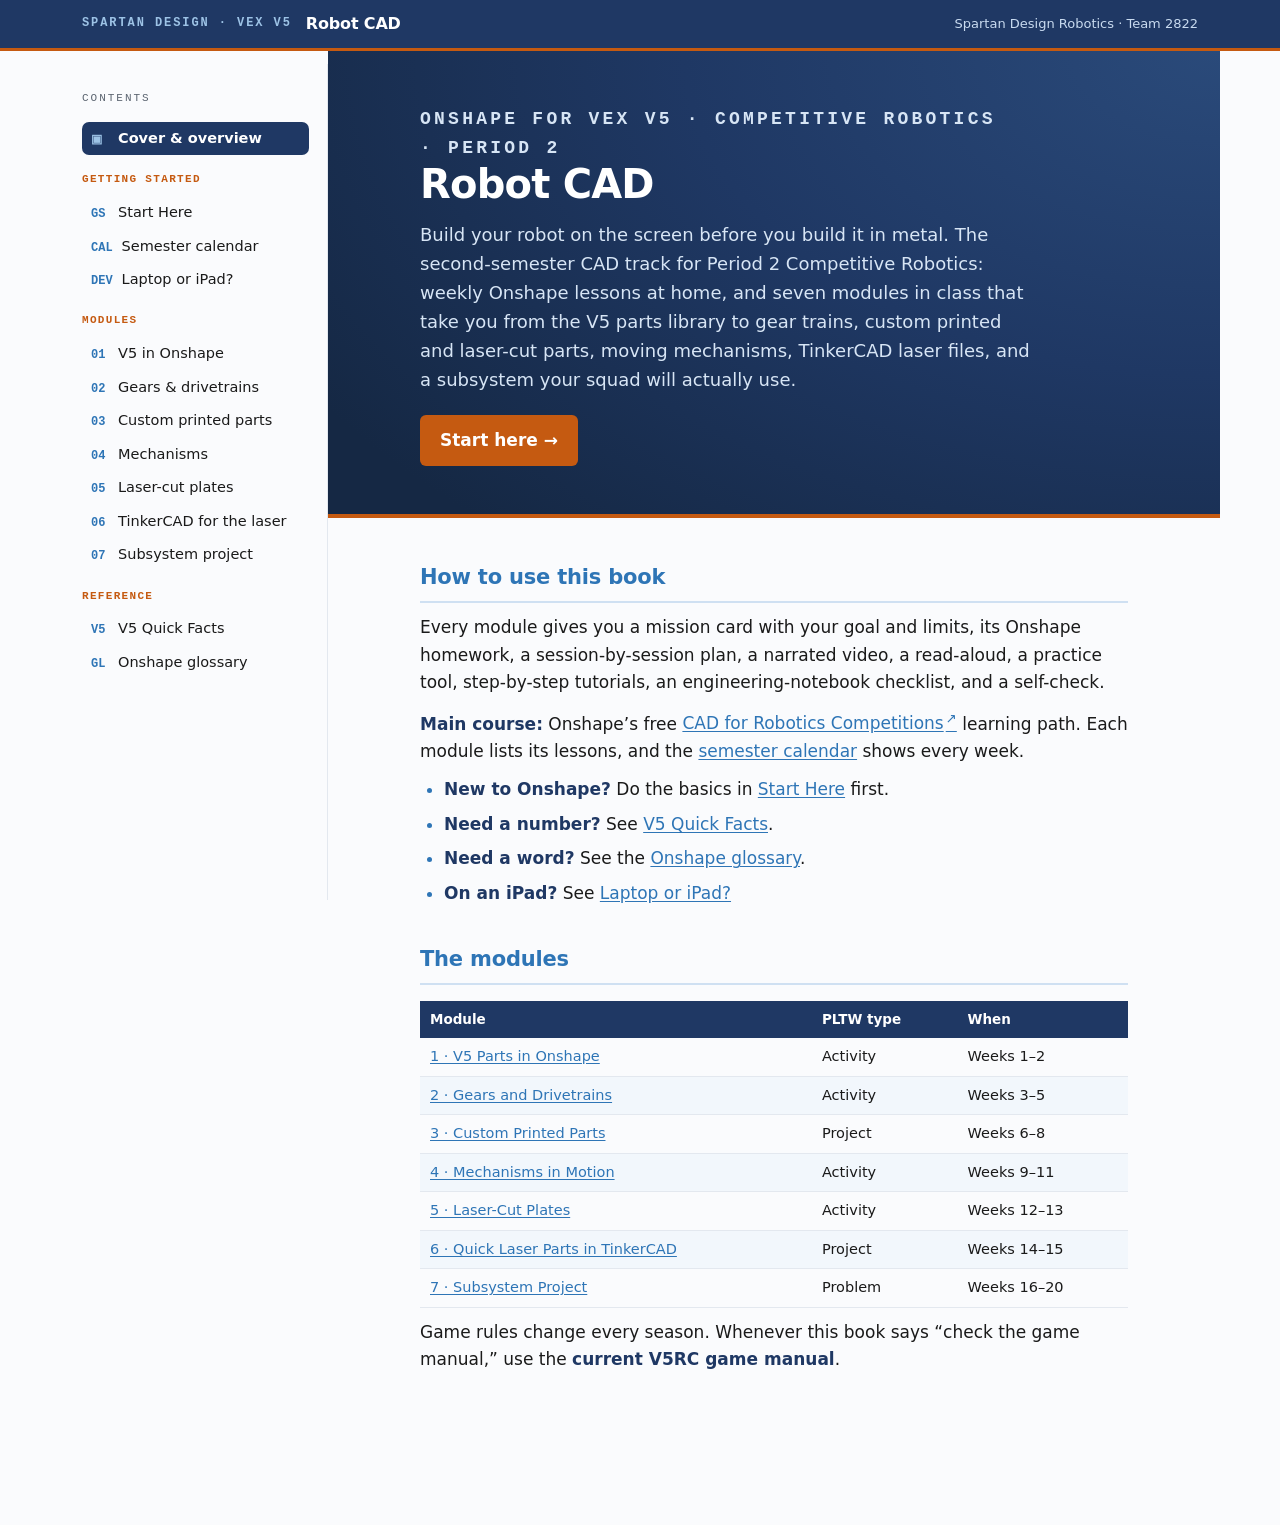
<file: docs/index.html>
<!doctype html>
<html lang="en"><head><meta charset="utf-8"><meta name="viewport" content="width=device-width, initial-scale=1">
<title>Robot CAD — Onshape for VEX V5</title><link rel="stylesheet" href="styles.css"></head>
<body data-chapter="index">
<header class="topbar"><div class="topbar__in"><span class="topbar__mark">SPARTAN DESIGN · VEX V5</span><span class="topbar__title">Robot CAD</span>
<span class="topbar__school">Spartan Design Robotics · Team 2822</span><button class="menu-btn" id="menuBtn" aria-label="Toggle contents">Contents</button></div></header>
<div class="book"><nav class="toc" id="toc" aria-label="Table of contents"></nav>
<main class="main">
<section class="hero"><div class="hero__in"><p class="hero__eyebrow">Onshape for VEX V5 · Competitive Robotics · Period 2</p><h1>Robot CAD</h1>
<p>Build your robot on the screen before you build it in metal. The second-semester CAD track for Period 2 Competitive Robotics: weekly Onshape lessons at home, and seven modules in class that take you from the V5 parts library to gear trains, custom printed and laser-cut parts, moving mechanisms, TinkerCAD laser files, and a subsystem your squad will actually use.</p>
<a class="cta" href="start-here.html">Start here →</a></div></section>
<section class="toc-full prose"><h2>How to use this book</h2>
<p>Every module gives you a mission card with your goal and limits, its Onshape homework, a session-by-session plan, a narrated video, a read-aloud, a practice tool, step-by-step tutorials, an engineering-notebook checklist, and a self-check.</p>
<p><strong>Main course:</strong> Onshape’s free <a class="ext" href="https://learn.onshape.com/learn/learning-path/cad-for-robotics" target="_blank" rel="noopener">CAD for Robotics Competitions</a> learning path. Each module lists its lessons, and the <a href="calendar.html">semester calendar</a> shows every week.</p>
<ul><li><strong>New to Onshape?</strong> Do the basics in <a href="start-here.html">Start Here</a> first.</li><li><strong>Need a number?</strong> See <a href="v5-facts.html">V5 Quick Facts</a>.</li><li><strong>Need a word?</strong> See the <a href="glossary.html">Onshape glossary</a>.</li><li><strong>On an iPad?</strong> See <a href="devices.html">Laptop or iPad?</a></li></ul>
<h2>The modules</h2><table class="dtable"><thead><tr><th>Module</th><th>PLTW type</th><th>When</th></tr></thead><tbody><tr><td><a href="module-1.html">1 · V5 Parts in Onshape</a></td><td>Activity</td><td>Weeks 1–2</td></tr><tr><td><a href="module-2.html">2 · Gears and Drivetrains</a></td><td>Activity</td><td>Weeks 3–5</td></tr><tr><td><a href="module-3.html">3 · Custom Printed Parts</a></td><td>Project</td><td>Weeks 6–8</td></tr><tr><td><a href="module-4.html">4 · Mechanisms in Motion</a></td><td>Activity</td><td>Weeks 9–11</td></tr><tr><td><a href="module-5.html">5 · Laser-Cut Plates</a></td><td>Activity</td><td>Weeks 12–13</td></tr><tr><td><a href="module-6.html">6 · Quick Laser Parts in TinkerCAD</a></td><td>Project</td><td>Weeks 14–15</td></tr><tr><td><a href="module-7.html">7 · Subsystem Project</a></td><td>Problem</td><td>Weeks 16–20</td></tr></tbody></table>
<p>Game rules change every season. Whenever this book says “check the game manual,” use the <strong>current V5RC game manual</strong>.</p></section>
</main></div>
<script src="nav.js"></script>
<script src="learn.js"></script>
<script src="robotcad.js"></script>
</body></html>
</file>
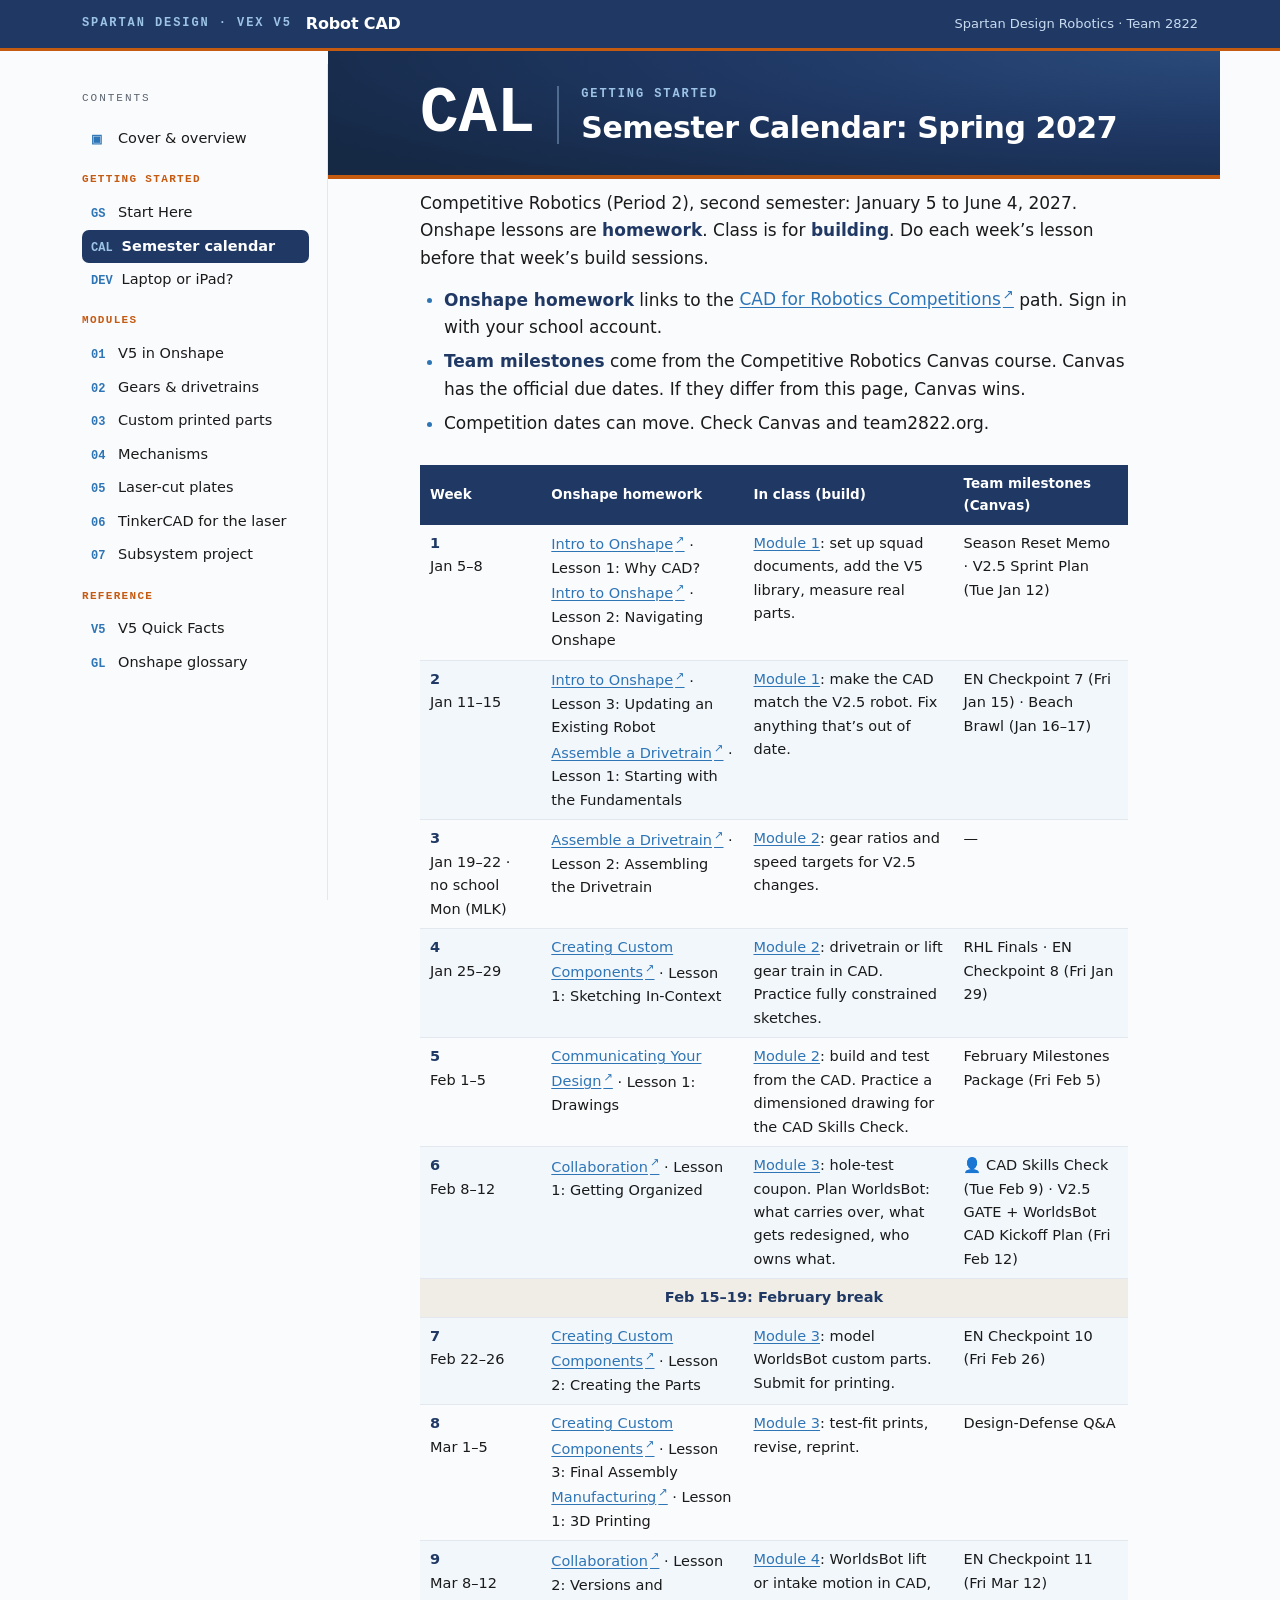
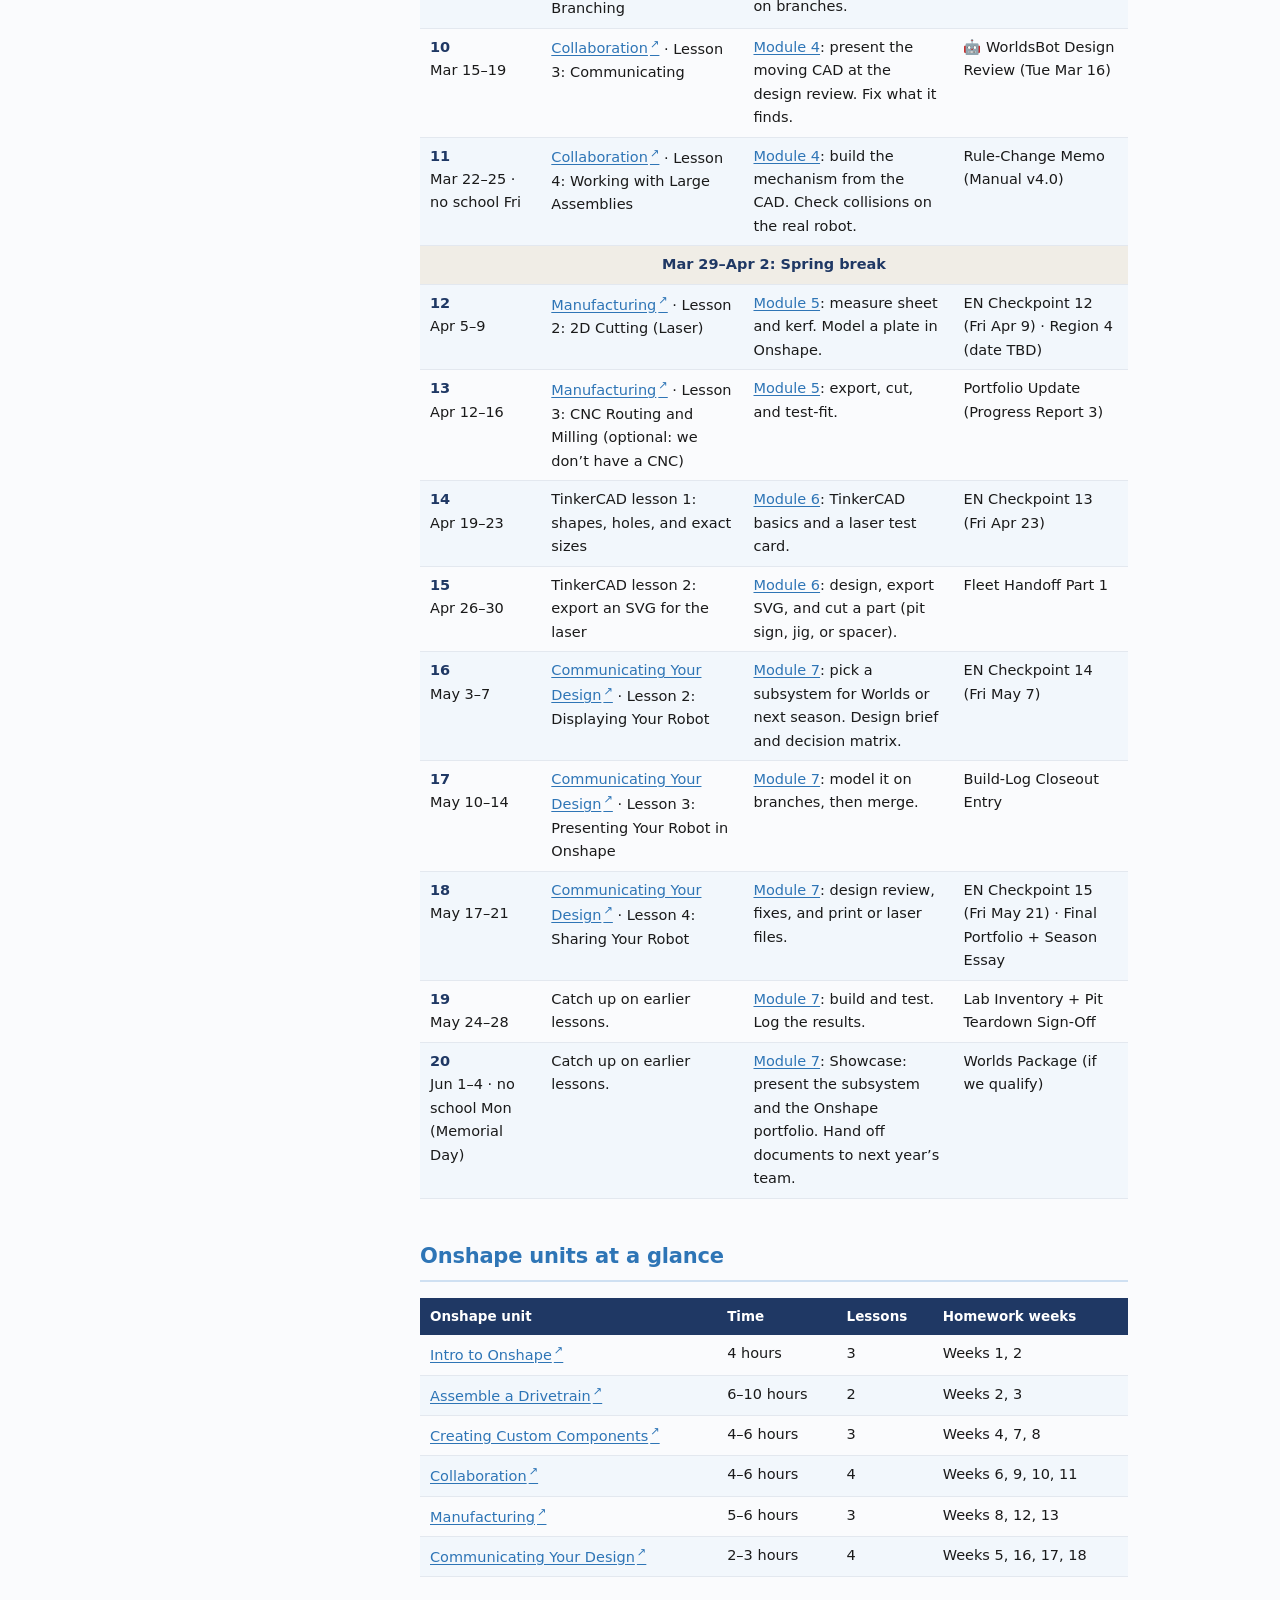
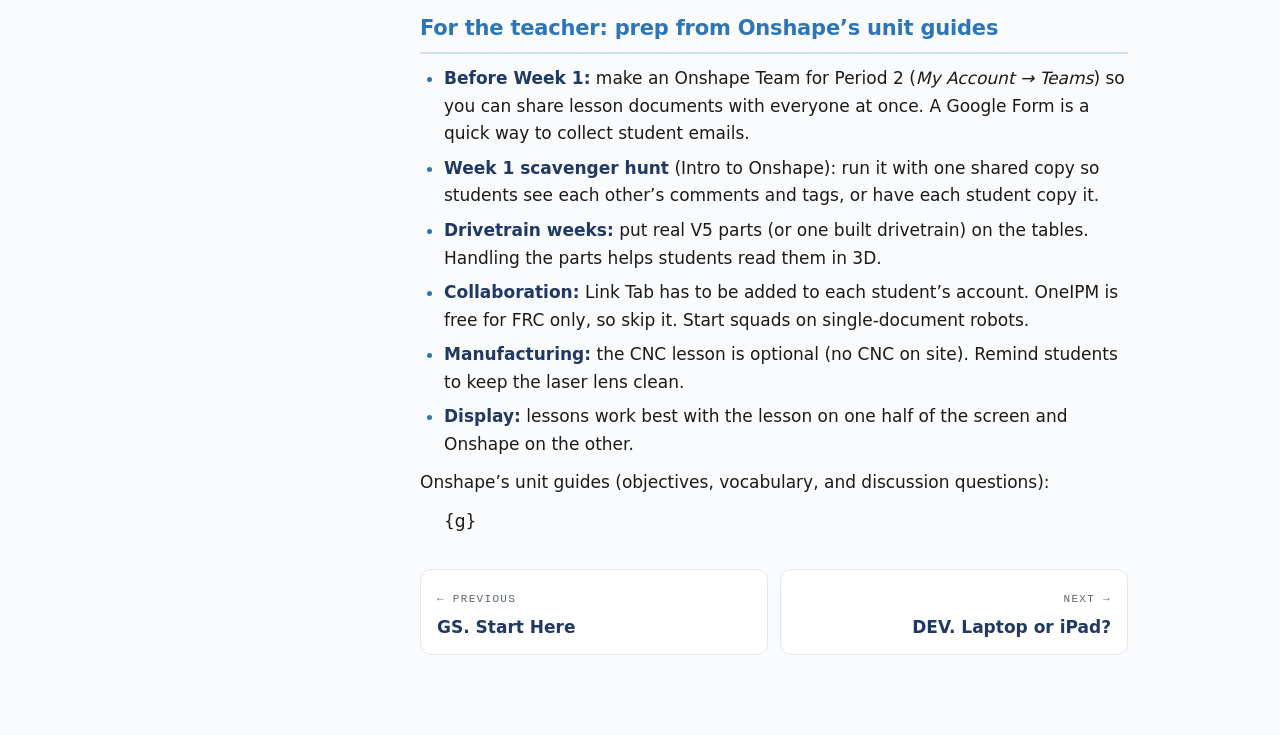
<file: docs/calendar.html>
<!doctype html>
<html lang="en"><head><meta charset="utf-8"><meta name="viewport" content="width=device-width, initial-scale=1">
<title>Semester Calendar: Spring 2027 — Robot CAD</title><link rel="stylesheet" href="styles.css"></head>
<body data-chapter="CAL">
<header class="topbar"><div class="topbar__in"><span class="topbar__mark">SPARTAN DESIGN · VEX V5</span><span class="topbar__title">Robot CAD</span>
<span class="topbar__school">Spartan Design Robotics · Team 2822</span><button class="menu-btn" id="menuBtn" aria-label="Toggle contents">Contents</button></div></header>
<div class="book"><nav class="toc" id="toc" aria-label="Table of contents"></nav>
<main class="main">
<div class="chead"><div class="chead__in"><div class="chead__num">CAL</div><div><p class="chead__eyebrow">Getting Started</p><h1 class="chead__title">Semester Calendar: Spring 2027</h1></div></div></div>
<article class="prose wrap">

<p>Competitive Robotics (Period 2), second semester: January 5 to June 4, 2027. Onshape lessons are <strong>homework</strong>. Class is for <strong>building</strong>. Do each week’s lesson before that week’s build sessions.</p>
<ul><li><strong>Onshape homework</strong> links to the <a class="ext" href="https://learn.onshape.com/learn/learning-path/cad-for-robotics" target="_blank" rel="noopener">CAD for Robotics Competitions</a> path. Sign in with your school account.</li>
<li><strong>Team milestones</strong> come from the Competitive Robotics Canvas course. Canvas has the official due dates. If they differ from this page, Canvas wins.</li>
<li>Competition dates can move. Check Canvas and team2822.org.</li></ul>
<div class="tablewrap"><table class="dtable cal"><thead><tr><th>Week</th><th>Onshape homework</th><th>In class (build)</th><th>Team milestones (Canvas)</th></tr></thead><tbody><tr><td><strong>1</strong><br><span class="cad-note">Jan 5–8</span></td><td><a class="ext" href="https://learn.onshape.com/learn/article/intro-to-onshape" target="_blank" rel="noopener">Intro to Onshape</a> · Lesson 1: Why CAD?<br><a class="ext" href="https://learn.onshape.com/learn/article/intro-to-onshape" target="_blank" rel="noopener">Intro to Onshape</a> · Lesson 2: Navigating Onshape</td><td><a href="module-1.html">Module 1</a>: set up squad documents, add the V5 library, measure real parts.</td><td>Season Reset Memo · V2.5 Sprint Plan (Tue Jan 12)</td></tr><tr><td><strong>2</strong><br><span class="cad-note">Jan 11–15</span></td><td><a class="ext" href="https://learn.onshape.com/learn/article/intro-to-onshape" target="_blank" rel="noopener">Intro to Onshape</a> · Lesson 3: Updating an Existing Robot<br><a class="ext" href="https://learn.onshape.com/learn/article/assemble-a-robot" target="_blank" rel="noopener">Assemble a Drivetrain</a> · Lesson 1: Starting with the Fundamentals</td><td><a href="module-1.html">Module 1</a>: make the CAD match the V2.5 robot. Fix anything that’s out of date.</td><td>EN Checkpoint 7 (Fri Jan 15) · Beach Brawl (Jan 16–17)</td></tr><tr><td><strong>3</strong><br><span class="cad-note">Jan 19–22 · no school Mon (MLK)</span></td><td><a class="ext" href="https://learn.onshape.com/learn/article/assemble-a-robot" target="_blank" rel="noopener">Assemble a Drivetrain</a> · Lesson 2: Assembling the Drivetrain</td><td><a href="module-2.html">Module 2</a>: gear ratios and speed targets for V2.5 changes.</td><td>—</td></tr><tr><td><strong>4</strong><br><span class="cad-note">Jan 25–29</span></td><td><a class="ext" href="https://learn.onshape.com/learn/article/cad-for-robotics-creating-custom-components" target="_blank" rel="noopener">Creating Custom Components</a> · Lesson 1: Sketching In-Context</td><td><a href="module-2.html">Module 2</a>: drivetrain or lift gear train in CAD. Practice fully constrained sketches.</td><td>RHL Finals · EN Checkpoint 8 (Fri Jan 29)</td></tr><tr><td><strong>5</strong><br><span class="cad-note">Feb 1–5</span></td><td><a class="ext" href="https://learn.onshape.com/learn/article/cad-for-robotics-communicating-your-design" target="_blank" rel="noopener">Communicating Your Design</a> · Lesson 1: Drawings</td><td><a href="module-2.html">Module 2</a>: build and test from the CAD. Practice a dimensioned drawing for the CAD Skills Check.</td><td>February Milestones Package (Fri Feb 5)</td></tr><tr><td><strong>6</strong><br><span class="cad-note">Feb 8–12</span></td><td><a class="ext" href="https://learn.onshape.com/learn/article/cad-for-robotics-collaboration" target="_blank" rel="noopener">Collaboration</a> · Lesson 1: Getting Organized</td><td><a href="module-3.html">Module 3</a>: hole-test coupon. Plan WorldsBot: what carries over, what gets redesigned, who owns what.</td><td>👤 CAD Skills Check (Tue Feb 9) · V2.5 GATE + WorldsBot CAD Kickoff Plan (Fri Feb 12)</td></tr><tr class="cal-break"><td colspan="4"><strong>Feb 15–19: February break</strong></td></tr><tr><td><strong>7</strong><br><span class="cad-note">Feb 22–26</span></td><td><a class="ext" href="https://learn.onshape.com/learn/article/cad-for-robotics-creating-custom-components" target="_blank" rel="noopener">Creating Custom Components</a> · Lesson 2: Creating the Parts</td><td><a href="module-3.html">Module 3</a>: model WorldsBot custom parts. Submit for printing.</td><td>EN Checkpoint 10 (Fri Feb 26)</td></tr><tr><td><strong>8</strong><br><span class="cad-note">Mar 1–5</span></td><td><a class="ext" href="https://learn.onshape.com/learn/article/cad-for-robotics-creating-custom-components" target="_blank" rel="noopener">Creating Custom Components</a> · Lesson 3: Final Assembly<br><a class="ext" href="https://learn.onshape.com/learn/article/cad-for-robotics-manufacturing" target="_blank" rel="noopener">Manufacturing</a> · Lesson 1: 3D Printing</td><td><a href="module-3.html">Module 3</a>: test-fit prints, revise, reprint.</td><td>Design-Defense Q&A</td></tr><tr><td><strong>9</strong><br><span class="cad-note">Mar 8–12</span></td><td><a class="ext" href="https://learn.onshape.com/learn/article/cad-for-robotics-collaboration" target="_blank" rel="noopener">Collaboration</a> · Lesson 2: Versions and Branching</td><td><a href="module-4.html">Module 4</a>: WorldsBot lift or intake motion in CAD, on branches.</td><td>EN Checkpoint 11 (Fri Mar 12)</td></tr><tr><td><strong>10</strong><br><span class="cad-note">Mar 15–19</span></td><td><a class="ext" href="https://learn.onshape.com/learn/article/cad-for-robotics-collaboration" target="_blank" rel="noopener">Collaboration</a> · Lesson 3: Communicating</td><td><a href="module-4.html">Module 4</a>: present the moving CAD at the design review. Fix what it finds.</td><td>🤖 WorldsBot Design Review (Tue Mar 16)</td></tr><tr><td><strong>11</strong><br><span class="cad-note">Mar 22–25 · no school Fri</span></td><td><a class="ext" href="https://learn.onshape.com/learn/article/cad-for-robotics-collaboration" target="_blank" rel="noopener">Collaboration</a> · Lesson 4: Working with Large Assemblies</td><td><a href="module-4.html">Module 4</a>: build the mechanism from the CAD. Check collisions on the real robot.</td><td>Rule-Change Memo (Manual v4.0)</td></tr><tr class="cal-break"><td colspan="4"><strong>Mar 29–Apr 2: Spring break</strong></td></tr><tr><td><strong>12</strong><br><span class="cad-note">Apr 5–9</span></td><td><a class="ext" href="https://learn.onshape.com/learn/article/cad-for-robotics-manufacturing" target="_blank" rel="noopener">Manufacturing</a> · Lesson 2: 2D Cutting (Laser)</td><td><a href="module-5.html">Module 5</a>: measure sheet and kerf. Model a plate in Onshape.</td><td>EN Checkpoint 12 (Fri Apr 9) · Region 4 (date TBD)</td></tr><tr><td><strong>13</strong><br><span class="cad-note">Apr 12–16</span></td><td><a class="ext" href="https://learn.onshape.com/learn/article/cad-for-robotics-manufacturing" target="_blank" rel="noopener">Manufacturing</a> · Lesson 3: CNC Routing and Milling (optional: we don’t have a CNC)</td><td><a href="module-5.html">Module 5</a>: export, cut, and test-fit.</td><td>Portfolio Update (Progress Report 3)</td></tr><tr><td><strong>14</strong><br><span class="cad-note">Apr 19–23</span></td><td>TinkerCAD lesson 1: shapes, holes, and exact sizes</td><td><a href="module-6.html">Module 6</a>: TinkerCAD basics and a laser test card.</td><td>EN Checkpoint 13 (Fri Apr 23)</td></tr><tr><td><strong>15</strong><br><span class="cad-note">Apr 26–30</span></td><td>TinkerCAD lesson 2: export an SVG for the laser</td><td><a href="module-6.html">Module 6</a>: design, export SVG, and cut a part (pit sign, jig, or spacer).</td><td>Fleet Handoff Part 1</td></tr><tr><td><strong>16</strong><br><span class="cad-note">May 3–7</span></td><td><a class="ext" href="https://learn.onshape.com/learn/article/cad-for-robotics-communicating-your-design" target="_blank" rel="noopener">Communicating Your Design</a> · Lesson 2: Displaying Your Robot</td><td><a href="module-7.html">Module 7</a>: pick a subsystem for Worlds or next season. Design brief and decision matrix.</td><td>EN Checkpoint 14 (Fri May 7)</td></tr><tr><td><strong>17</strong><br><span class="cad-note">May 10–14</span></td><td><a class="ext" href="https://learn.onshape.com/learn/article/cad-for-robotics-communicating-your-design" target="_blank" rel="noopener">Communicating Your Design</a> · Lesson 3: Presenting Your Robot in Onshape</td><td><a href="module-7.html">Module 7</a>: model it on branches, then merge.</td><td>Build-Log Closeout Entry</td></tr><tr><td><strong>18</strong><br><span class="cad-note">May 17–21</span></td><td><a class="ext" href="https://learn.onshape.com/learn/article/cad-for-robotics-communicating-your-design" target="_blank" rel="noopener">Communicating Your Design</a> · Lesson 4: Sharing Your Robot</td><td><a href="module-7.html">Module 7</a>: design review, fixes, and print or laser files.</td><td>EN Checkpoint 15 (Fri May 21) · Final Portfolio + Season Essay</td></tr><tr><td><strong>19</strong><br><span class="cad-note">May 24–28</span></td><td>Catch up on earlier lessons.</td><td><a href="module-7.html">Module 7</a>: build and test. Log the results.</td><td>Lab Inventory + Pit Teardown Sign-Off</td></tr><tr><td><strong>20</strong><br><span class="cad-note">Jun 1–4 · no school Mon (Memorial Day)</span></td><td>Catch up on earlier lessons.</td><td><a href="module-7.html">Module 7</a>: Showcase: present the subsystem and the Onshape portfolio. Hand off documents to next year’s team.</td><td>Worlds Package (if we qualify)</td></tr></tbody></table></div>
<h2>Onshape units at a glance</h2>
<table class="dtable"><thead><tr><th>Onshape unit</th><th>Time</th><th>Lessons</th><th>Homework weeks</th></tr></thead><tbody><tr><td><a class="ext" href="https://learn.onshape.com/learn/article/intro-to-onshape" target="_blank" rel="noopener">Intro to Onshape</a></td><td>4 hours</td><td>3</td><td>Weeks 1, 2</td></tr><tr><td><a class="ext" href="https://learn.onshape.com/learn/article/assemble-a-robot" target="_blank" rel="noopener">Assemble a Drivetrain</a></td><td>6–10 hours</td><td>2</td><td>Weeks 2, 3</td></tr><tr><td><a class="ext" href="https://learn.onshape.com/learn/article/cad-for-robotics-creating-custom-components" target="_blank" rel="noopener">Creating Custom Components</a></td><td>4–6 hours</td><td>3</td><td>Weeks 4, 7, 8</td></tr><tr><td><a class="ext" href="https://learn.onshape.com/learn/article/cad-for-robotics-collaboration" target="_blank" rel="noopener">Collaboration</a></td><td>4–6 hours</td><td>4</td><td>Weeks 6, 9, 10, 11</td></tr><tr><td><a class="ext" href="https://learn.onshape.com/learn/article/cad-for-robotics-manufacturing" target="_blank" rel="noopener">Manufacturing</a></td><td>5–6 hours</td><td>3</td><td>Weeks 8, 12, 13</td></tr><tr><td><a class="ext" href="https://learn.onshape.com/learn/article/cad-for-robotics-communicating-your-design" target="_blank" rel="noopener">Communicating Your Design</a></td><td>2–3 hours</td><td>4</td><td>Weeks 5, 16, 17, 18</td></tr></tbody></table>
<h2>For the teacher: prep from Onshape’s unit guides</h2>
<ul><li><strong>Before Week 1:</strong> make an Onshape Team for Period 2 (<em>My Account → Teams</em>) so you can share lesson documents with everyone at once. A Google Form is a quick way to collect student emails.</li>
<li><strong>Week 1 scavenger hunt</strong> (Intro to Onshape): run it with one shared copy so students see each other’s comments and tags, or have each student copy it.</li>
<li><strong>Drivetrain weeks:</strong> put real V5 parts (or one built drivetrain) on the tables. Handling the parts helps students read them in 3D.</li>
<li><strong>Collaboration:</strong> Link Tab has to be added to each student’s account. OneIPM is free for FRC only, so skip it. Start squads on single-document robots.</li>
<li><strong>Manufacturing:</strong> the CNC lesson is optional (no CNC on site). Remind students to keep the laser lens clean.</li>
<li><strong>Display:</strong> lessons work best with the lesson on one half of the screen and Onshape on the other.</li></ul>
<p>Onshape’s unit guides (objectives, vocabulary, and discussion questions):</p><ul>{g}</ul>
<style>.cal td{vertical-align:top}.cal-break td{background:#f0ede6;text-align:center}</style>

</article>
<nav class="pager" id="pager" aria-label="Chapter navigation"></nav>
</main></div>
<script src="nav.js"></script>
<script src="learn.js"></script>
<script src="robotcad.js"></script>
</body></html>
</file>
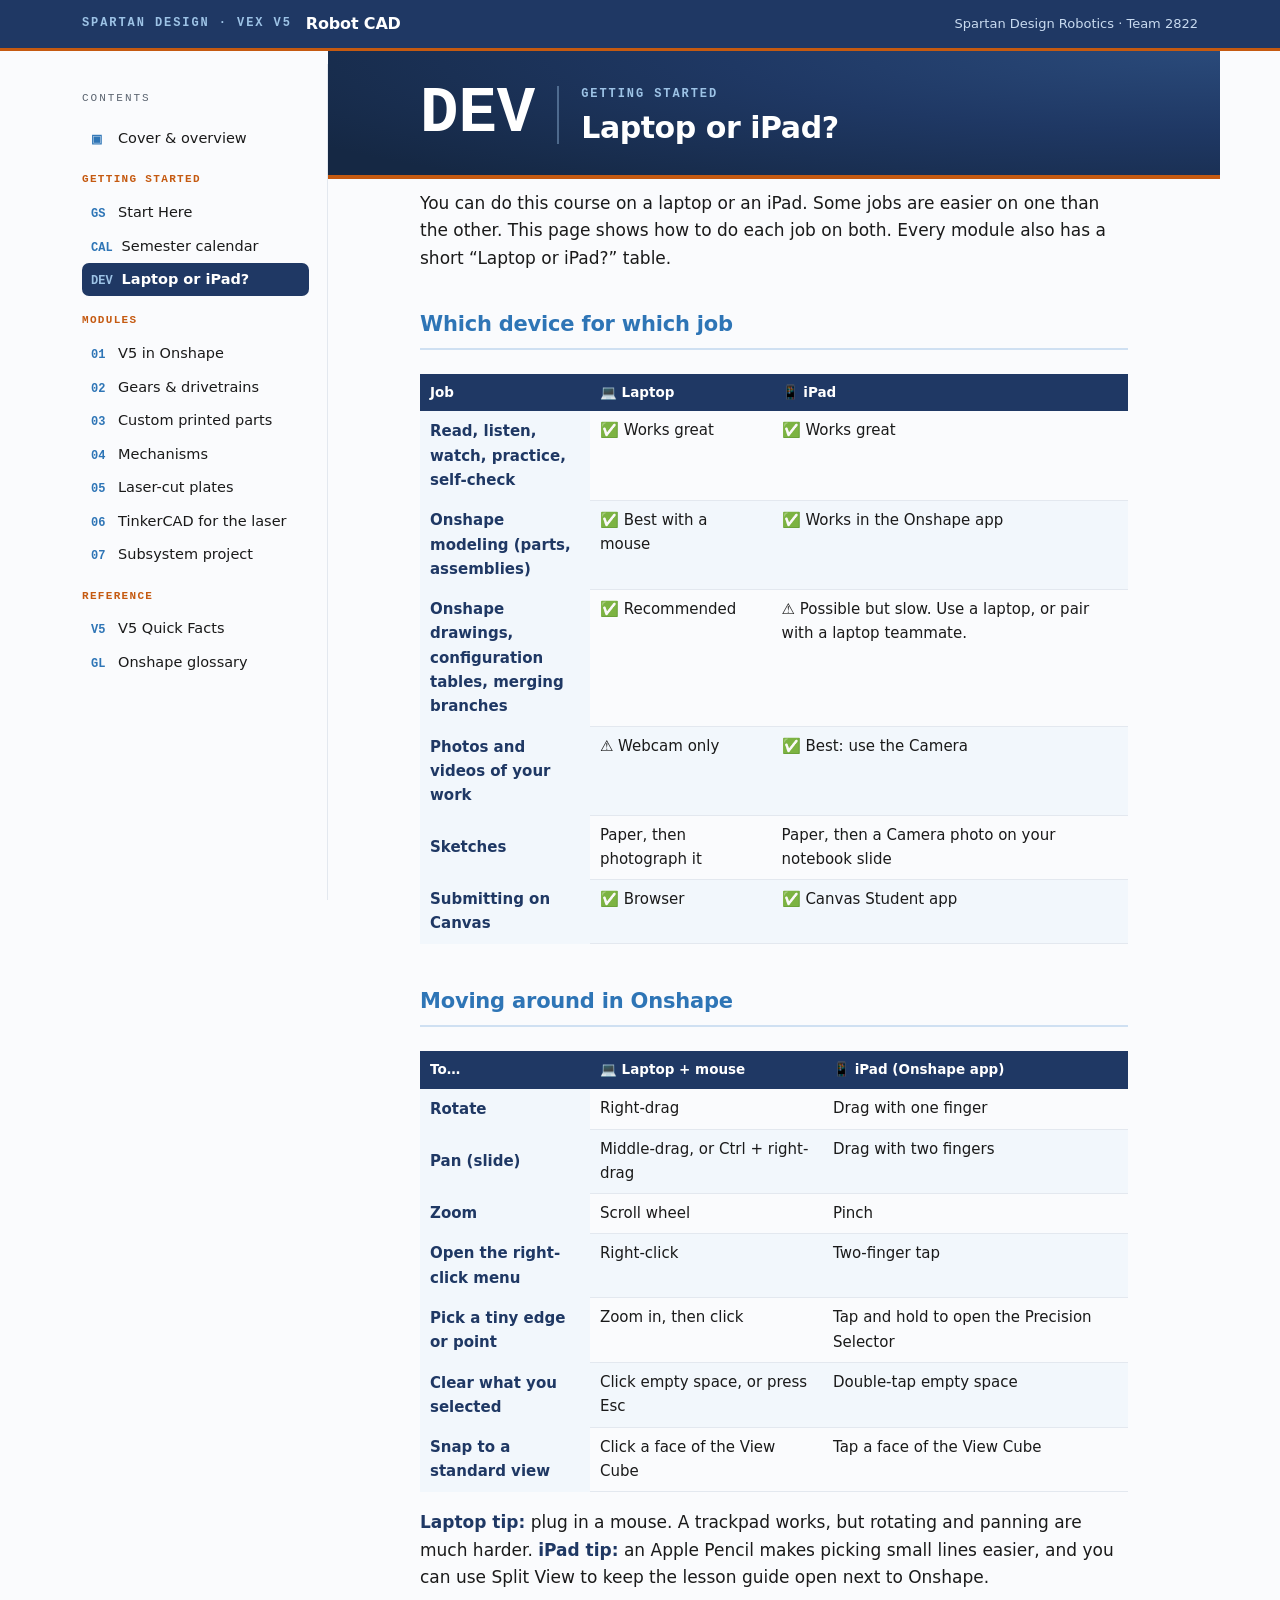
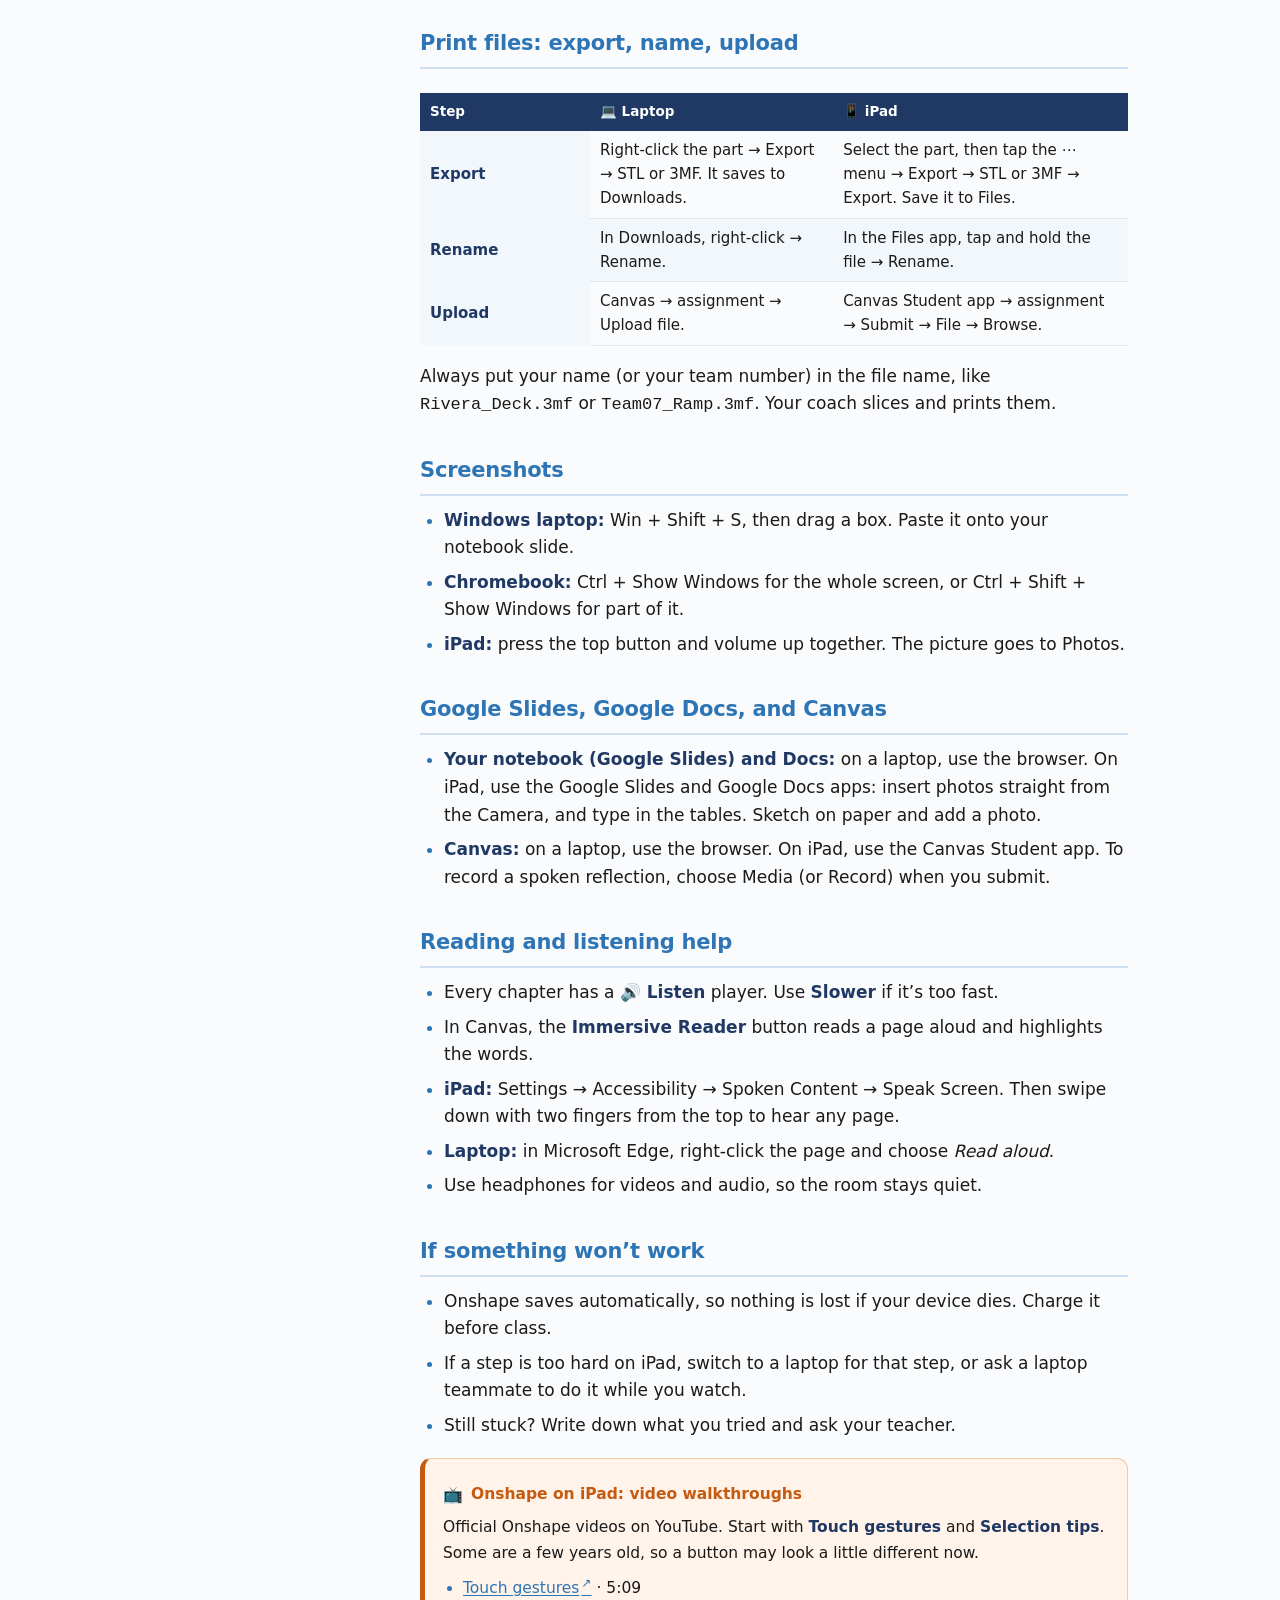
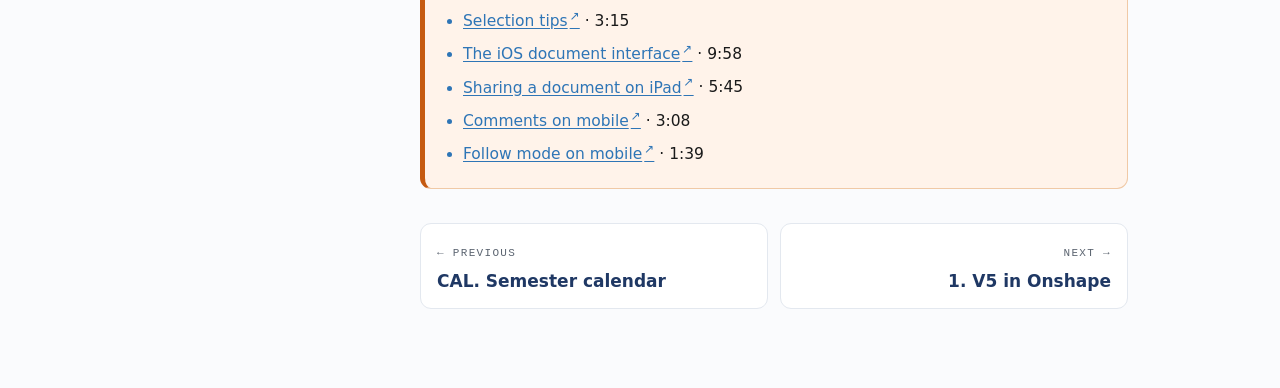
<file: docs/devices.html>
<!doctype html>
<html lang="en">
<head>
<meta charset="utf-8">
<meta name="viewport" content="width=device-width, initial-scale=1">
<title>Laptop or iPad? — Robot CAD</title>
<link rel="stylesheet" href="styles.css">
</head>
<body data-chapter="DEV">

<header class="topbar"><div class="topbar__in"><span class="topbar__mark">SPARTAN DESIGN · VEX V5</span><span class="topbar__title">Robot CAD</span>
<span class="topbar__school">Spartan Design Robotics · Team 2822</span><button class="menu-btn" id="menuBtn" aria-label="Toggle contents">Contents</button></div></header>

<div class="book">
  <nav class="toc" id="toc" aria-label="Table of contents"></nav>

  <main class="main">
    <div class="chead"><div class="chead__in"><div class="chead__num">DEV</div><div>
      <p class="chead__eyebrow">Getting Started</p><h1 class="chead__title">Laptop or iPad?</h1></div></div></div>
    <article class="prose wrap">
<p>You can do this course on a laptop or an iPad. Some jobs are easier on one than the other. This page shows how to do each job on both. Every module also has a short “Laptop or iPad?” table.</p>

<h2>Which device for which job</h2>
<div class="tablewrap"><table class="dtable devtable"><thead><tr><th>Job</th><th>💻 Laptop</th><th>📱 iPad</th></tr></thead><tbody>
<tr><th scope="row">Read, listen, watch, practice, self-check</th><td>✅ Works great</td><td>✅ Works great</td></tr>
<tr><th scope="row">Onshape modeling (parts, assemblies)</th><td>✅ Best with a mouse</td><td>✅ Works in the Onshape app</td></tr>
<tr><th scope="row">Onshape drawings, configuration tables, merging branches</th><td>✅ Recommended</td><td>⚠️ Possible but slow. Use a laptop, or pair with a laptop teammate.</td></tr>
<tr><th scope="row">Photos and videos of your work</th><td>⚠️ Webcam only</td><td>✅ Best: use the Camera</td></tr>
<tr><th scope="row">Sketches</th><td>Paper, then photograph it</td><td>Paper, then a Camera photo on your notebook slide</td></tr>
<tr><th scope="row">Submitting on Canvas</th><td>✅ Browser</td><td>✅ Canvas Student app</td></tr>
</tbody></table></div>

<h2>Moving around in Onshape</h2>
<div class="tablewrap"><table class="dtable devtable"><thead><tr><th>To…</th><th>💻 Laptop + mouse</th><th>📱 iPad (Onshape app)</th></tr></thead><tbody>
<tr><th scope="row">Rotate</th><td>Right-drag</td><td>Drag with one finger</td></tr>
<tr><th scope="row">Pan (slide)</th><td>Middle-drag, or Ctrl + right-drag</td><td>Drag with two fingers</td></tr>
<tr><th scope="row">Zoom</th><td>Scroll wheel</td><td>Pinch</td></tr>
<tr><th scope="row">Open the right-click menu</th><td>Right-click</td><td>Two-finger tap</td></tr>
<tr><th scope="row">Pick a tiny edge or point</th><td>Zoom in, then click</td><td>Tap and hold to open the Precision Selector</td></tr>
<tr><th scope="row">Clear what you selected</th><td>Click empty space, or press Esc</td><td>Double-tap empty space</td></tr>
<tr><th scope="row">Snap to a standard view</th><td>Click a face of the View Cube</td><td>Tap a face of the View Cube</td></tr>
</tbody></table></div>
<p><strong>Laptop tip:</strong> plug in a mouse. A trackpad works, but rotating and panning are much harder. <strong>iPad tip:</strong> an Apple Pencil makes picking small lines easier, and you can use Split View to keep the lesson guide open next to Onshape.</p>

<h2>Print files: export, name, upload</h2>
<div class="tablewrap"><table class="dtable devtable"><thead><tr><th>Step</th><th>💻 Laptop</th><th>📱 iPad</th></tr></thead><tbody>
<tr><th scope="row">Export</th><td>Right-click the part → Export → STL or 3MF. It saves to Downloads.</td><td>Select the part, then tap the ⋯ menu → Export → STL or 3MF → Export. Save it to Files.</td></tr>
<tr><th scope="row">Rename</th><td>In Downloads, right-click → Rename.</td><td>In the Files app, tap and hold the file → Rename.</td></tr>
<tr><th scope="row">Upload</th><td>Canvas → assignment → Upload file.</td><td>Canvas Student app → assignment → Submit → File → Browse.</td></tr>
</tbody></table></div>
<p>Always put your name (or your team number) in the file name, like <code>Rivera_Deck.3mf</code> or <code>Team07_Ramp.3mf</code>. Your coach slices and prints them.</p>

<h2>Screenshots</h2>
<ul>
<li><strong>Windows laptop:</strong> Win + Shift + S, then drag a box. Paste it onto your notebook slide.</li>
<li><strong>Chromebook:</strong> Ctrl + Show Windows for the whole screen, or Ctrl + Shift + Show Windows for part of it.</li>
<li><strong>iPad:</strong> press the top button and volume up together. The picture goes to Photos.</li>
</ul>

<h2>Google Slides, Google Docs, and Canvas</h2>
      <ul>
        <li><strong>Your notebook (Google Slides) and Docs:</strong> on a laptop, use the browser. On iPad, use the Google Slides and Google Docs apps: insert photos straight from the Camera, and type in the tables. Sketch on paper and add a photo.</li>
<li><strong>Canvas:</strong> on a laptop, use the browser. On iPad, use the Canvas Student app. To record a spoken reflection, choose Media (or Record) when you submit.</li>
</ul>

<h2>Reading and listening help</h2>
<ul>
<li>Every chapter has a <strong>🔊 Listen</strong> player. Use <strong>Slower</strong> if it’s too fast.</li>
<li>In Canvas, the <strong>Immersive Reader</strong> button reads a page aloud and highlights the words.</li>
<li><strong>iPad:</strong> Settings → Accessibility → Spoken Content → Speak Screen. Then swipe down with two fingers from the top to hear any page.</li>
<li><strong>Laptop:</strong> in Microsoft Edge, right-click the page and choose <em>Read aloud</em>.</li>
<li>Use headphones for videos and audio, so the room stays quiet.</li>
</ul>

<h2>If something won’t work</h2>
<ul>
<li>Onshape saves automatically, so nothing is lost if your device dies. Charge it before class.</li>
<li>If a step is too hard on iPad, switch to a laptop for that step, or ask a laptop teammate to do it while you watch.</li>
<li>Still stuck? Write down what you tried and ask your teacher.</li>
</ul>
    <div class="card card--tip"><p class="card__title"><span class="ic">📺</span> Onshape on iPad: video walkthroughs</p><p>Official Onshape videos on YouTube. Start with <strong>Touch gestures</strong> and <strong>Selection tips</strong>. Some are a few years old, so a button may look a little different now.</p><ul><li><a class="ext" href="https://www.youtube.com/watch?v=8GDNJw_STUE" target="_blank" rel="noopener">Touch gestures</a> · 5:09</li><li><a class="ext" href="https://www.youtube.com/watch?v=u6QELhHmQm4" target="_blank" rel="noopener">Selection tips</a> · 3:15</li><li><a class="ext" href="https://www.youtube.com/watch?v=ObPNWCe4wNk" target="_blank" rel="noopener">The iOS document interface</a> · 9:58</li><li><a class="ext" href="https://www.youtube.com/watch?v=jZIjknksPy8" target="_blank" rel="noopener">Sharing a document on iPad</a> · 5:45</li><li><a class="ext" href="https://www.youtube.com/watch?v=S39uWxVGUeM" target="_blank" rel="noopener">Comments on mobile</a> · 3:08</li><li><a class="ext" href="https://www.youtube.com/watch?v=z_vOxYixSm8" target="_blank" rel="noopener">Follow mode on mobile</a> · 1:39</li></ul></div>
</article>
    <nav class="pager" id="pager" aria-label="Chapter navigation"></nav>
  </main>
</div>

<script src="nav.js"></script>
<script src="learn.js"></script>
<script src="robotcad.js"></script>
</body>
</html>
</file>
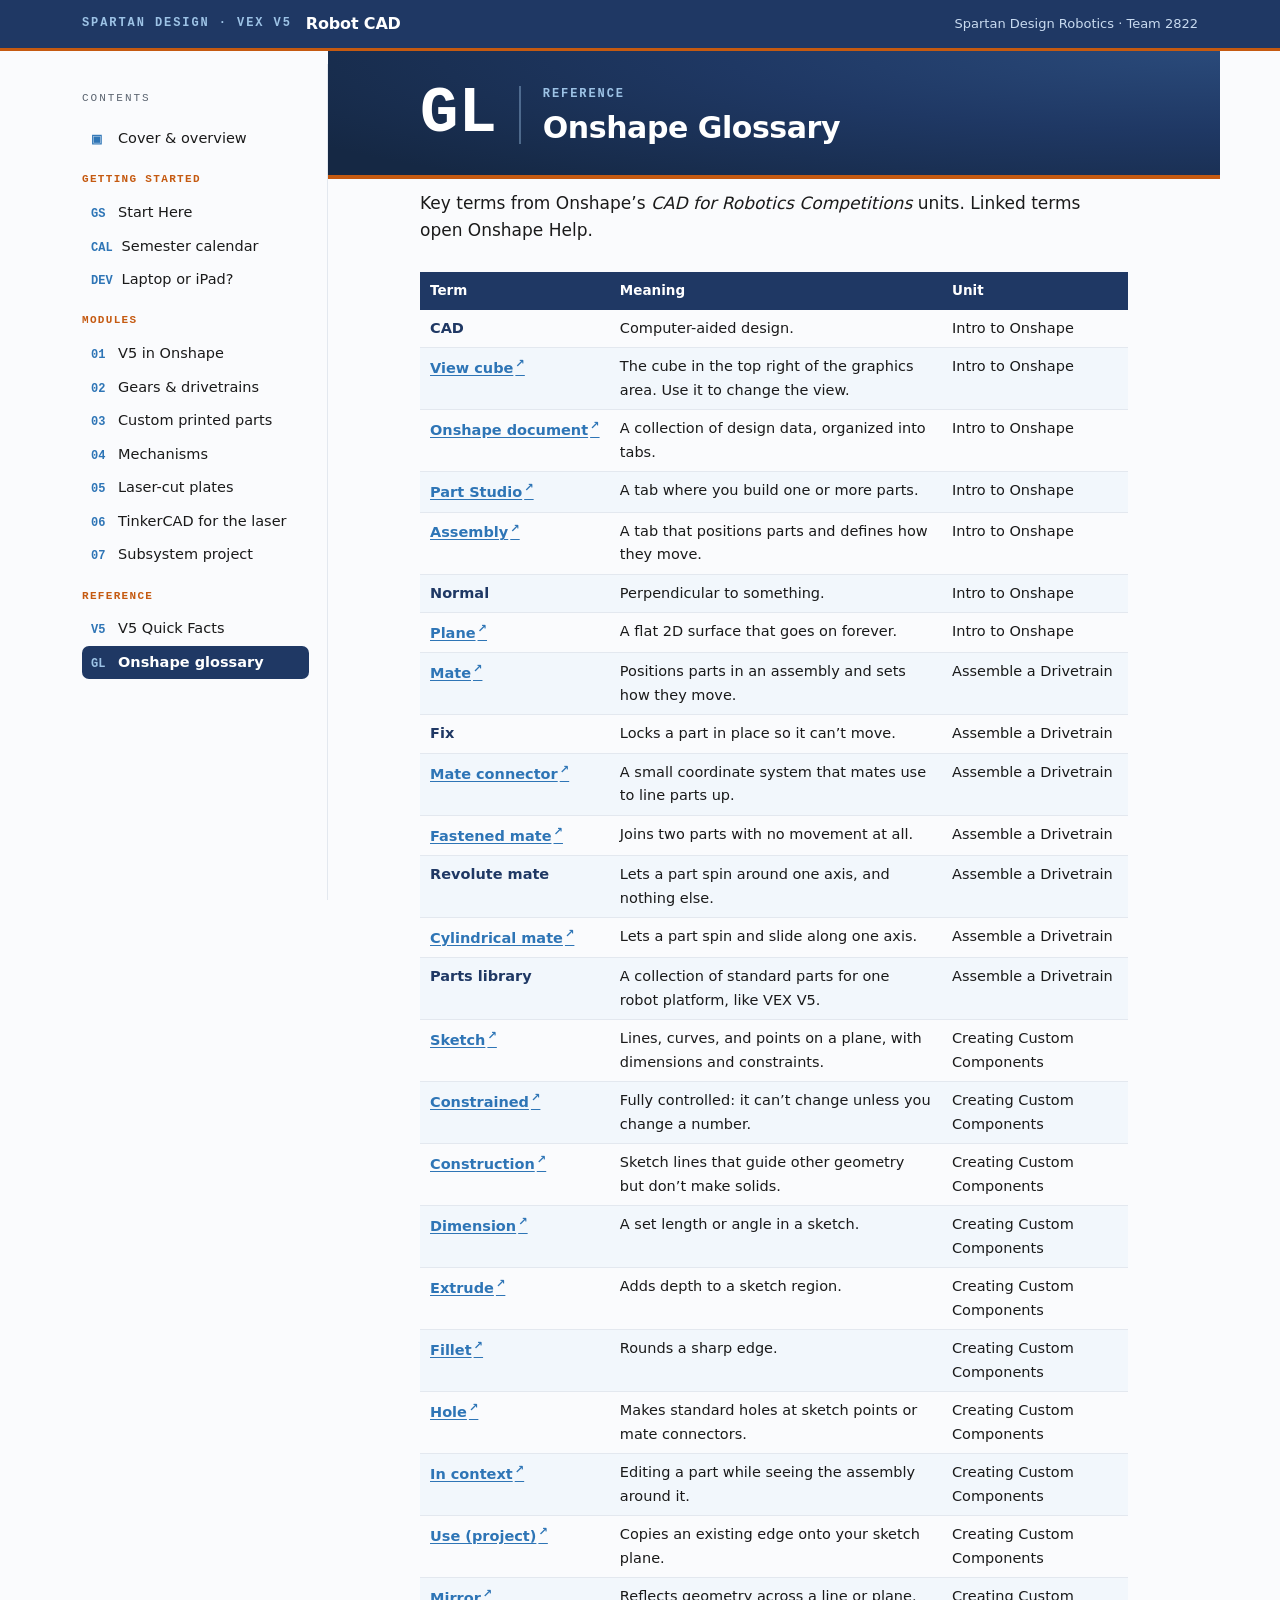
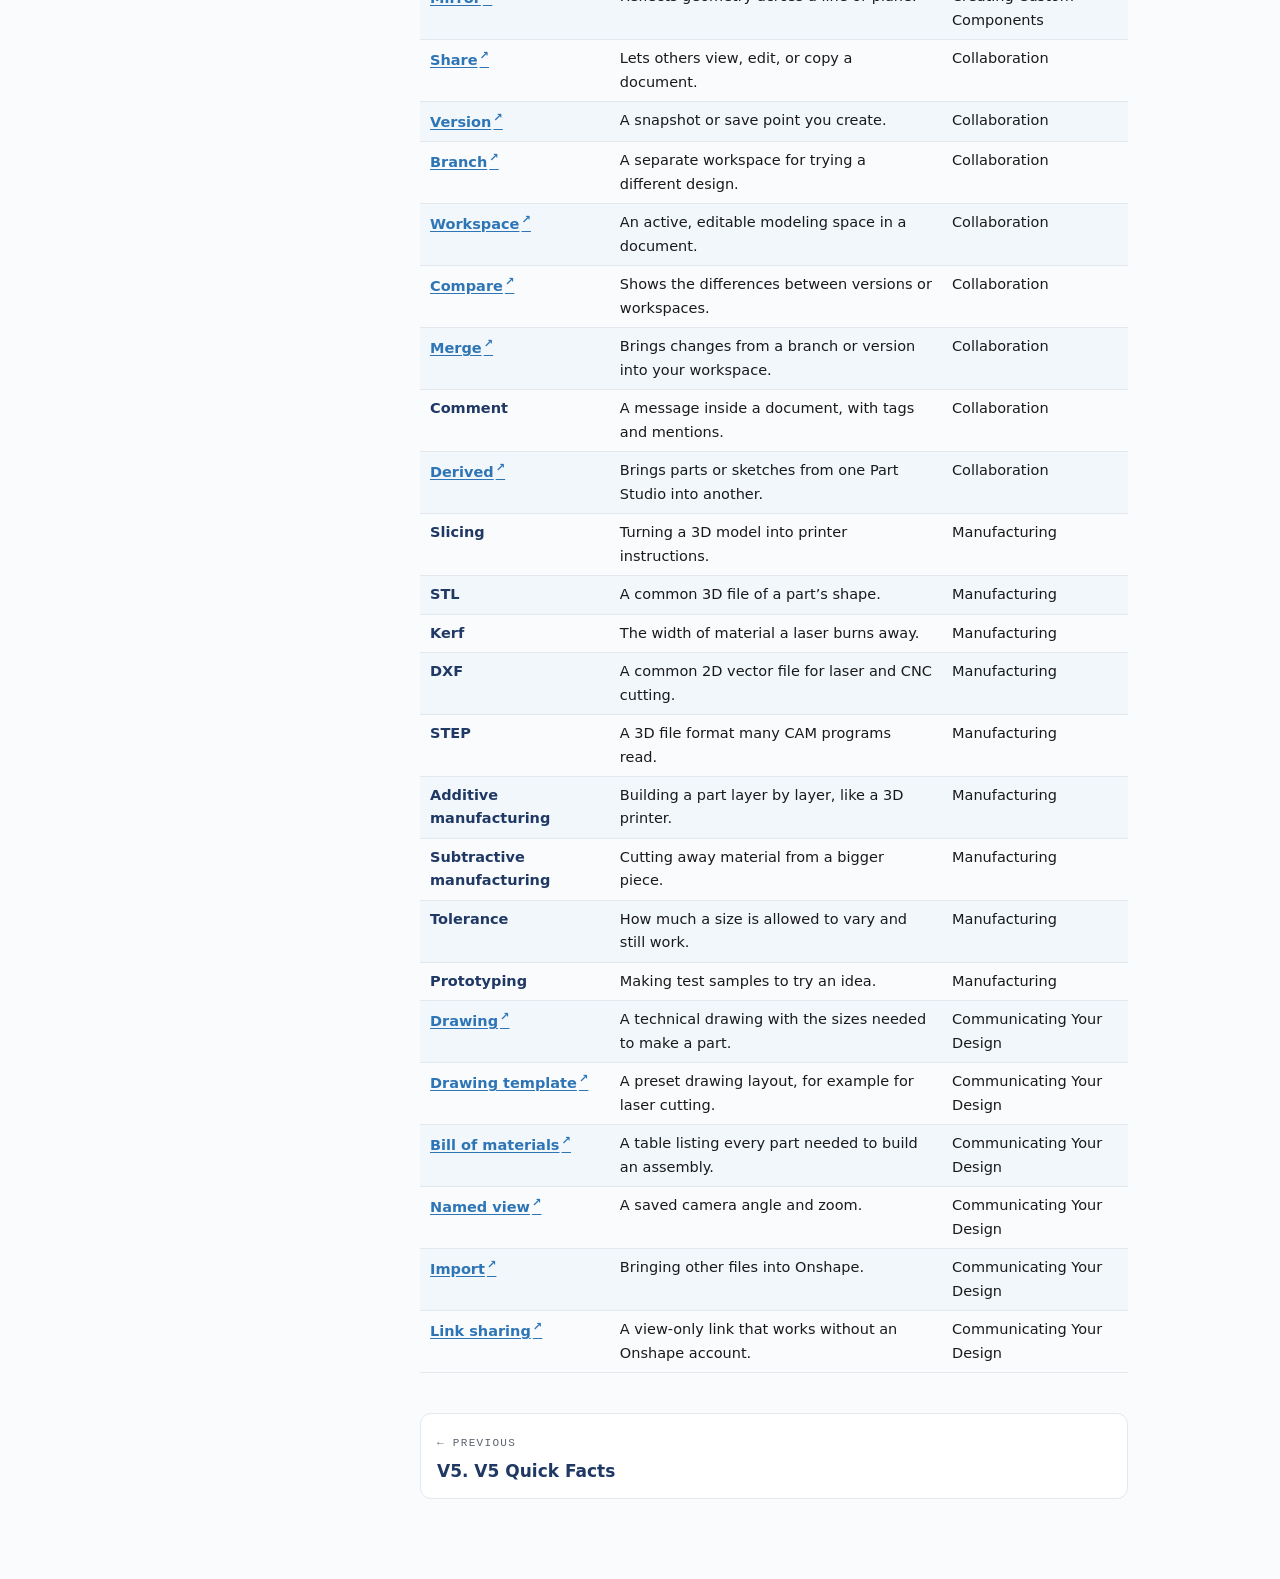
<file: docs/glossary.html>
<!doctype html>
<html lang="en"><head><meta charset="utf-8"><meta name="viewport" content="width=device-width, initial-scale=1">
<title>Onshape Glossary — Robot CAD</title><link rel="stylesheet" href="styles.css"></head>
<body data-chapter="GL">
<header class="topbar"><div class="topbar__in"><span class="topbar__mark">SPARTAN DESIGN · VEX V5</span><span class="topbar__title">Robot CAD</span>
<span class="topbar__school">Spartan Design Robotics · Team 2822</span><button class="menu-btn" id="menuBtn" aria-label="Toggle contents">Contents</button></div></header>
<div class="book"><nav class="toc" id="toc" aria-label="Table of contents"></nav>
<main class="main">
<div class="chead"><div class="chead__in"><div class="chead__num">GL</div><div><p class="chead__eyebrow">Reference</p><h1 class="chead__title">Onshape Glossary</h1></div></div></div>
<article class="prose wrap">

<p>Key terms from Onshape’s <em>CAD for Robotics Competitions</em> units. Linked terms open Onshape Help.</p>
<div class="tablewrap"><table class="dtable"><thead><tr><th>Term</th><th>Meaning</th><th>Unit</th></tr></thead><tbody><tr><td><strong>CAD</strong></td><td>Computer-aided design.</td><td>Intro to Onshape</td></tr><tr><td><strong><a class="ext" href="https://cad.onshape.com/help/Content/moving.htm" target="_blank" rel="noopener">View cube</a></strong></td><td>The cube in the top right of the graphics area. Use it to change the view.</td><td>Intro to Onshape</td></tr><tr><td><strong><a class="ext" href="https://cad.onshape.com/help/Content/documentspage.htm" target="_blank" rel="noopener">Onshape document</a></strong></td><td>A collection of design data, organized into tabs.</td><td>Intro to Onshape</td></tr><tr><td><strong><a class="ext" href="https://cad.onshape.com/help/Content/sketch.htm" target="_blank" rel="noopener">Part Studio</a></strong></td><td>A tab where you build one or more parts.</td><td>Intro to Onshape</td></tr><tr><td><strong><a class="ext" href="https://cad.onshape.com/help/Content/assembly.htm" target="_blank" rel="noopener">Assembly</a></strong></td><td>A tab that positions parts and defines how they move.</td><td>Intro to Onshape</td></tr><tr><td><strong>Normal</strong></td><td>Perpendicular to something.</td><td>Intro to Onshape</td></tr><tr><td><strong><a class="ext" href="https://cad.onshape.com/help/Content/cplane.htm" target="_blank" rel="noopener">Plane</a></strong></td><td>A flat 2D surface that goes on forever.</td><td>Intro to Onshape</td></tr><tr><td><strong><a class="ext" href="https://cad.onshape.com/help/Content/mate.htm" target="_blank" rel="noopener">Mate</a></strong></td><td>Positions parts in an assembly and sets how they move.</td><td>Assemble a Drivetrain</td></tr><tr><td><strong>Fix</strong></td><td>Locks a part in place so it can’t move.</td><td>Assemble a Drivetrain</td></tr><tr><td><strong><a class="ext" href="https://cad.onshape.com/help/Content/mateconnector_a.htm" target="_blank" rel="noopener">Mate connector</a></strong></td><td>A small coordinate system that mates use to line parts up.</td><td>Assemble a Drivetrain</td></tr><tr><td><strong><a class="ext" href="https://cad.onshape.com/help/Content/mate-fastened.htm" target="_blank" rel="noopener">Fastened mate</a></strong></td><td>Joins two parts with no movement at all.</td><td>Assemble a Drivetrain</td></tr><tr><td><strong>Revolute mate</strong></td><td>Lets a part spin around one axis, and nothing else.</td><td>Assemble a Drivetrain</td></tr><tr><td><strong><a class="ext" href="https://cad.onshape.com/help/Content/mate-cylindrical.htm" target="_blank" rel="noopener">Cylindrical mate</a></strong></td><td>Lets a part spin and slide along one axis.</td><td>Assemble a Drivetrain</td></tr><tr><td><strong>Parts library</strong></td><td>A collection of standard parts for one robot platform, like VEX V5.</td><td>Assemble a Drivetrain</td></tr><tr><td><strong><a class="ext" href="https://cad.onshape.com/help/Content/sketch_basics.htm" target="_blank" rel="noopener">Sketch</a></strong></td><td>Lines, curves, and points on a plane, with dimensions and constraints.</td><td>Creating Custom Components</td></tr><tr><td><strong><a class="ext" href="https://cad.onshape.com/help/Content/constraints.htm" target="_blank" rel="noopener">Constrained</a></strong></td><td>Fully controlled: it can’t change unless you change a number.</td><td>Creating Custom Components</td></tr><tr><td><strong><a class="ext" href="https://cad.onshape.com/help/Content/sketch-tools-construction.htm" target="_blank" rel="noopener">Construction</a></strong></td><td>Sketch lines that guide other geometry but don’t make solids.</td><td>Creating Custom Components</td></tr><tr><td><strong><a class="ext" href="https://cad.onshape.com/help/Content/sketch-tools-dimension.htm" target="_blank" rel="noopener">Dimension</a></strong></td><td>A set length or angle in a sketch.</td><td>Creating Custom Components</td></tr><tr><td><strong><a class="ext" href="https://cad.onshape.com/help/Content/extrude.htm" target="_blank" rel="noopener">Extrude</a></strong></td><td>Adds depth to a sketch region.</td><td>Creating Custom Components</td></tr><tr><td><strong><a class="ext" href="https://cad.onshape.com/help/Content/fillet.htm" target="_blank" rel="noopener">Fillet</a></strong></td><td>Rounds a sharp edge.</td><td>Creating Custom Components</td></tr><tr><td><strong><a class="ext" href="https://cad.onshape.com/help/Content/hole.htm" target="_blank" rel="noopener">Hole</a></strong></td><td>Makes standard holes at sketch points or mate connectors.</td><td>Creating Custom Components</td></tr><tr><td><strong><a class="ext" href="https://cad.onshape.com/help/Content/in-context.htm" target="_blank" rel="noopener">In context</a></strong></td><td>Editing a part while seeing the assembly around it.</td><td>Creating Custom Components</td></tr><tr><td><strong><a class="ext" href="https://cad.onshape.com/help/Content/sketch-tools-use.htm" target="_blank" rel="noopener">Use (project)</a></strong></td><td>Copies an existing edge onto your sketch plane.</td><td>Creating Custom Components</td></tr><tr><td><strong><a class="ext" href="https://cad.onshape.com/help/Content/mirror.htm" target="_blank" rel="noopener">Mirror</a></strong></td><td>Reflects geometry across a line or plane.</td><td>Creating Custom Components</td></tr><tr><td><strong><a class="ext" href="https://cad.onshape.com/help/Content/sharedocuments.htm" target="_blank" rel="noopener">Share</a></strong></td><td>Lets others view, edit, or copy a document.</td><td>Collaboration</td></tr><tr><td><strong><a class="ext" href="https://cad.onshape.com/help/Content/versionmanager.htm" target="_blank" rel="noopener">Version</a></strong></td><td>A snapshot or save point you create.</td><td>Collaboration</td></tr><tr><td><strong><a class="ext" href="https://cad.onshape.com/help/Content/versionmanager.htm" target="_blank" rel="noopener">Branch</a></strong></td><td>A separate workspace for trying a different design.</td><td>Collaboration</td></tr><tr><td><strong><a class="ext" href="https://cad.onshape.com/help/Content/versionmanager.htm" target="_blank" rel="noopener">Workspace</a></strong></td><td>An active, editable modeling space in a document.</td><td>Collaboration</td></tr><tr><td><strong><a class="ext" href="https://cad.onshape.com/help/Content/compare.htm" target="_blank" rel="noopener">Compare</a></strong></td><td>Shows the differences between versions or workspaces.</td><td>Collaboration</td></tr><tr><td><strong><a class="ext" href="https://cad.onshape.com/help/Content/merge.htm" target="_blank" rel="noopener">Merge</a></strong></td><td>Brings changes from a branch or version into your workspace.</td><td>Collaboration</td></tr><tr><td><strong>Comment</strong></td><td>A message inside a document, with tags and mentions.</td><td>Collaboration</td></tr><tr><td><strong><a class="ext" href="https://cad.onshape.com/help/Content/derived.htm" target="_blank" rel="noopener">Derived</a></strong></td><td>Brings parts or sketches from one Part Studio into another.</td><td>Collaboration</td></tr><tr><td><strong>Slicing</strong></td><td>Turning a 3D model into printer instructions.</td><td>Manufacturing</td></tr><tr><td><strong>STL</strong></td><td>A common 3D file of a part’s shape.</td><td>Manufacturing</td></tr><tr><td><strong>Kerf</strong></td><td>The width of material a laser burns away.</td><td>Manufacturing</td></tr><tr><td><strong>DXF</strong></td><td>A common 2D vector file for laser and CNC cutting.</td><td>Manufacturing</td></tr><tr><td><strong>STEP</strong></td><td>A 3D file format many CAM programs read.</td><td>Manufacturing</td></tr><tr><td><strong>Additive manufacturing</strong></td><td>Building a part layer by layer, like a 3D printer.</td><td>Manufacturing</td></tr><tr><td><strong>Subtractive manufacturing</strong></td><td>Cutting away material from a bigger piece.</td><td>Manufacturing</td></tr><tr><td><strong>Tolerance</strong></td><td>How much a size is allowed to vary and still work.</td><td>Manufacturing</td></tr><tr><td><strong>Prototyping</strong></td><td>Making test samples to try an idea.</td><td>Manufacturing</td></tr><tr><td><strong><a class="ext" href="https://cad.onshape.com/help/Content/drawings.htm" target="_blank" rel="noopener">Drawing</a></strong></td><td>A technical drawing with the sizes needed to make a part.</td><td>Communicating Your Design</td></tr><tr><td><strong><a class="ext" href="https://cad.onshape.com/help/Content/templates-custom.htm" target="_blank" rel="noopener">Drawing template</a></strong></td><td>A preset drawing layout, for example for laser cutting.</td><td>Communicating Your Design</td></tr><tr><td><strong><a class="ext" href="https://cad.onshape.com/help/Content/bill_of_material.htm" target="_blank" rel="noopener">Bill of materials</a></strong></td><td>A table listing every part needed to build an assembly.</td><td>Communicating Your Design</td></tr><tr><td><strong><a class="ext" href="https://cad.onshape.com/help/Content/named_views.htm" target="_blank" rel="noopener">Named view</a></strong></td><td>A saved camera angle and zoom.</td><td>Communicating Your Design</td></tr><tr><td><strong><a class="ext" href="https://cad.onshape.com/help/Content/uploadfiles.htm" target="_blank" rel="noopener">Import</a></strong></td><td>Bringing other files into Onshape.</td><td>Communicating Your Design</td></tr><tr><td><strong><a class="ext" href="https://cad.onshape.com/help/Content/sharedocuments.htm" target="_blank" rel="noopener">Link sharing</a></strong></td><td>A view-only link that works without an Onshape account.</td><td>Communicating Your Design</td></tr></tbody></table></div>

</article>
<nav class="pager" id="pager" aria-label="Chapter navigation"></nav>
</main></div>
<script src="nav.js"></script>
<script src="learn.js"></script>
<script src="robotcad.js"></script>
</body></html>
</file>
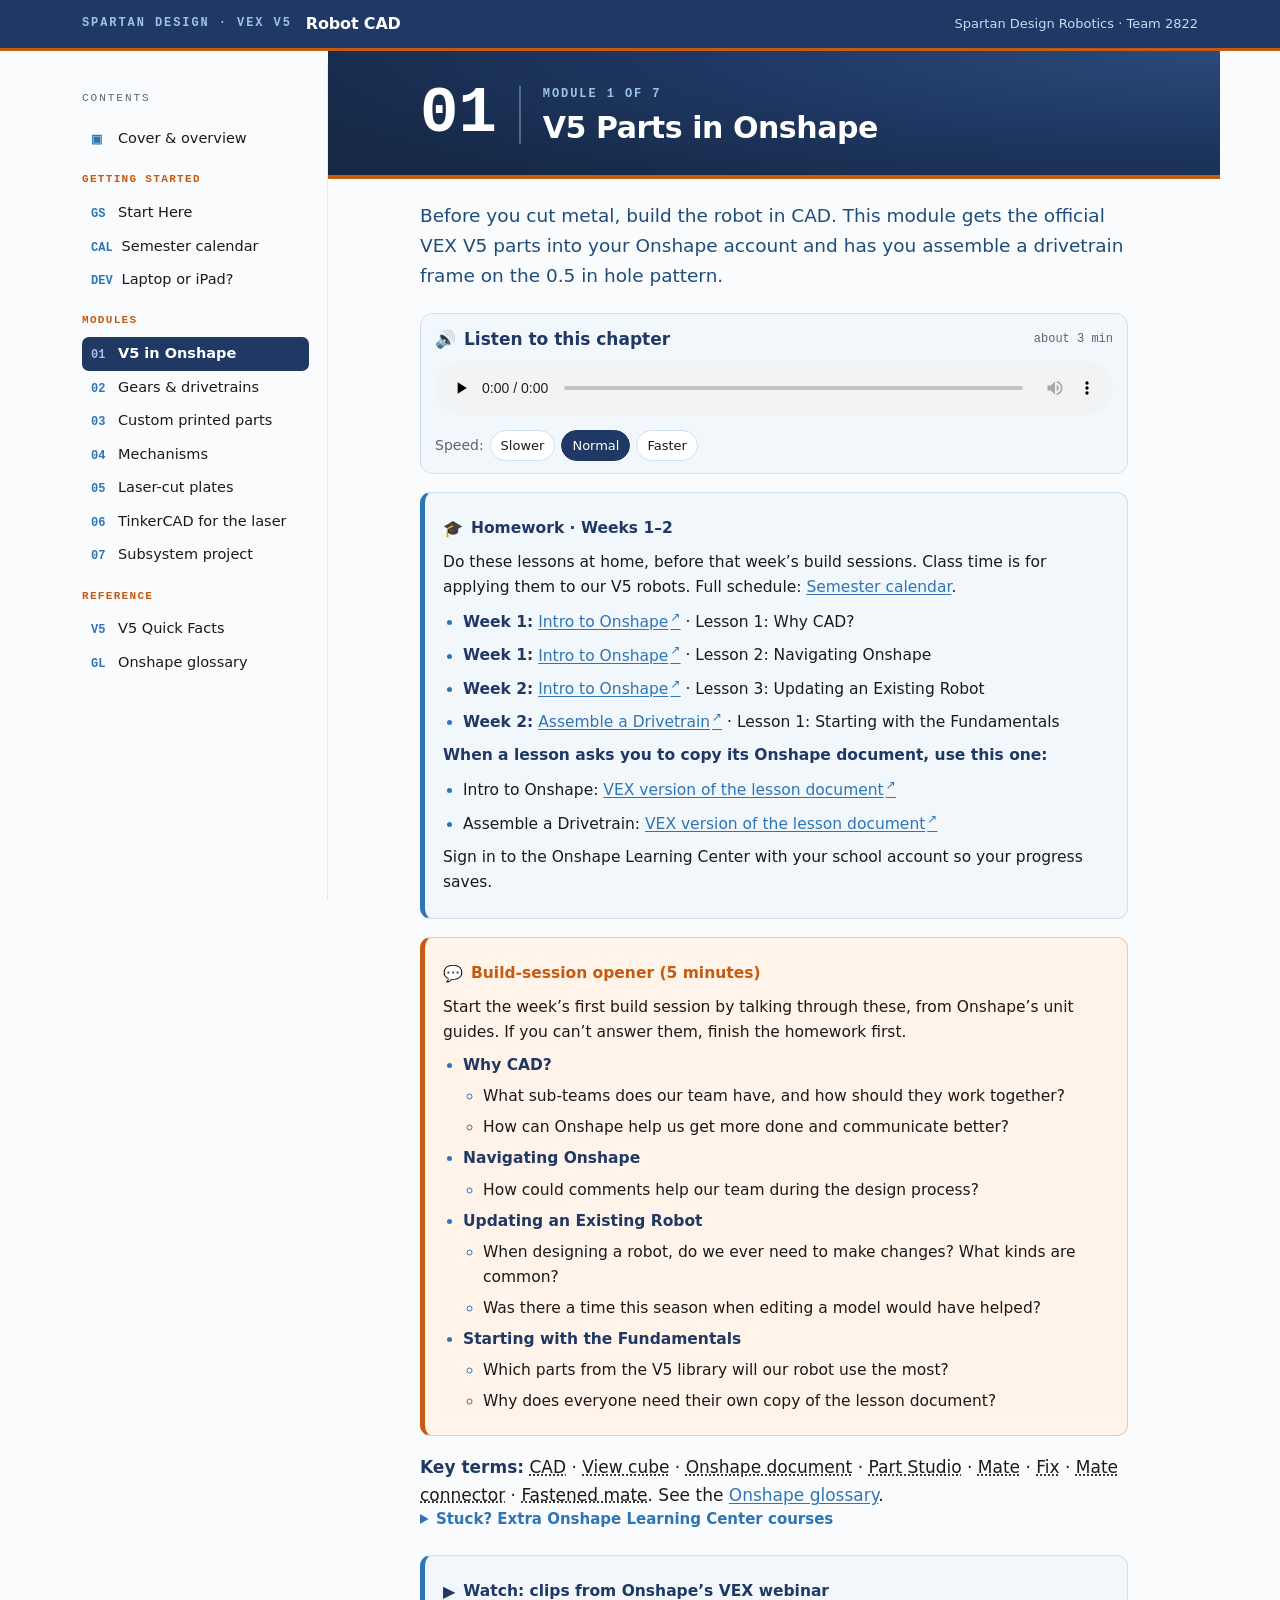
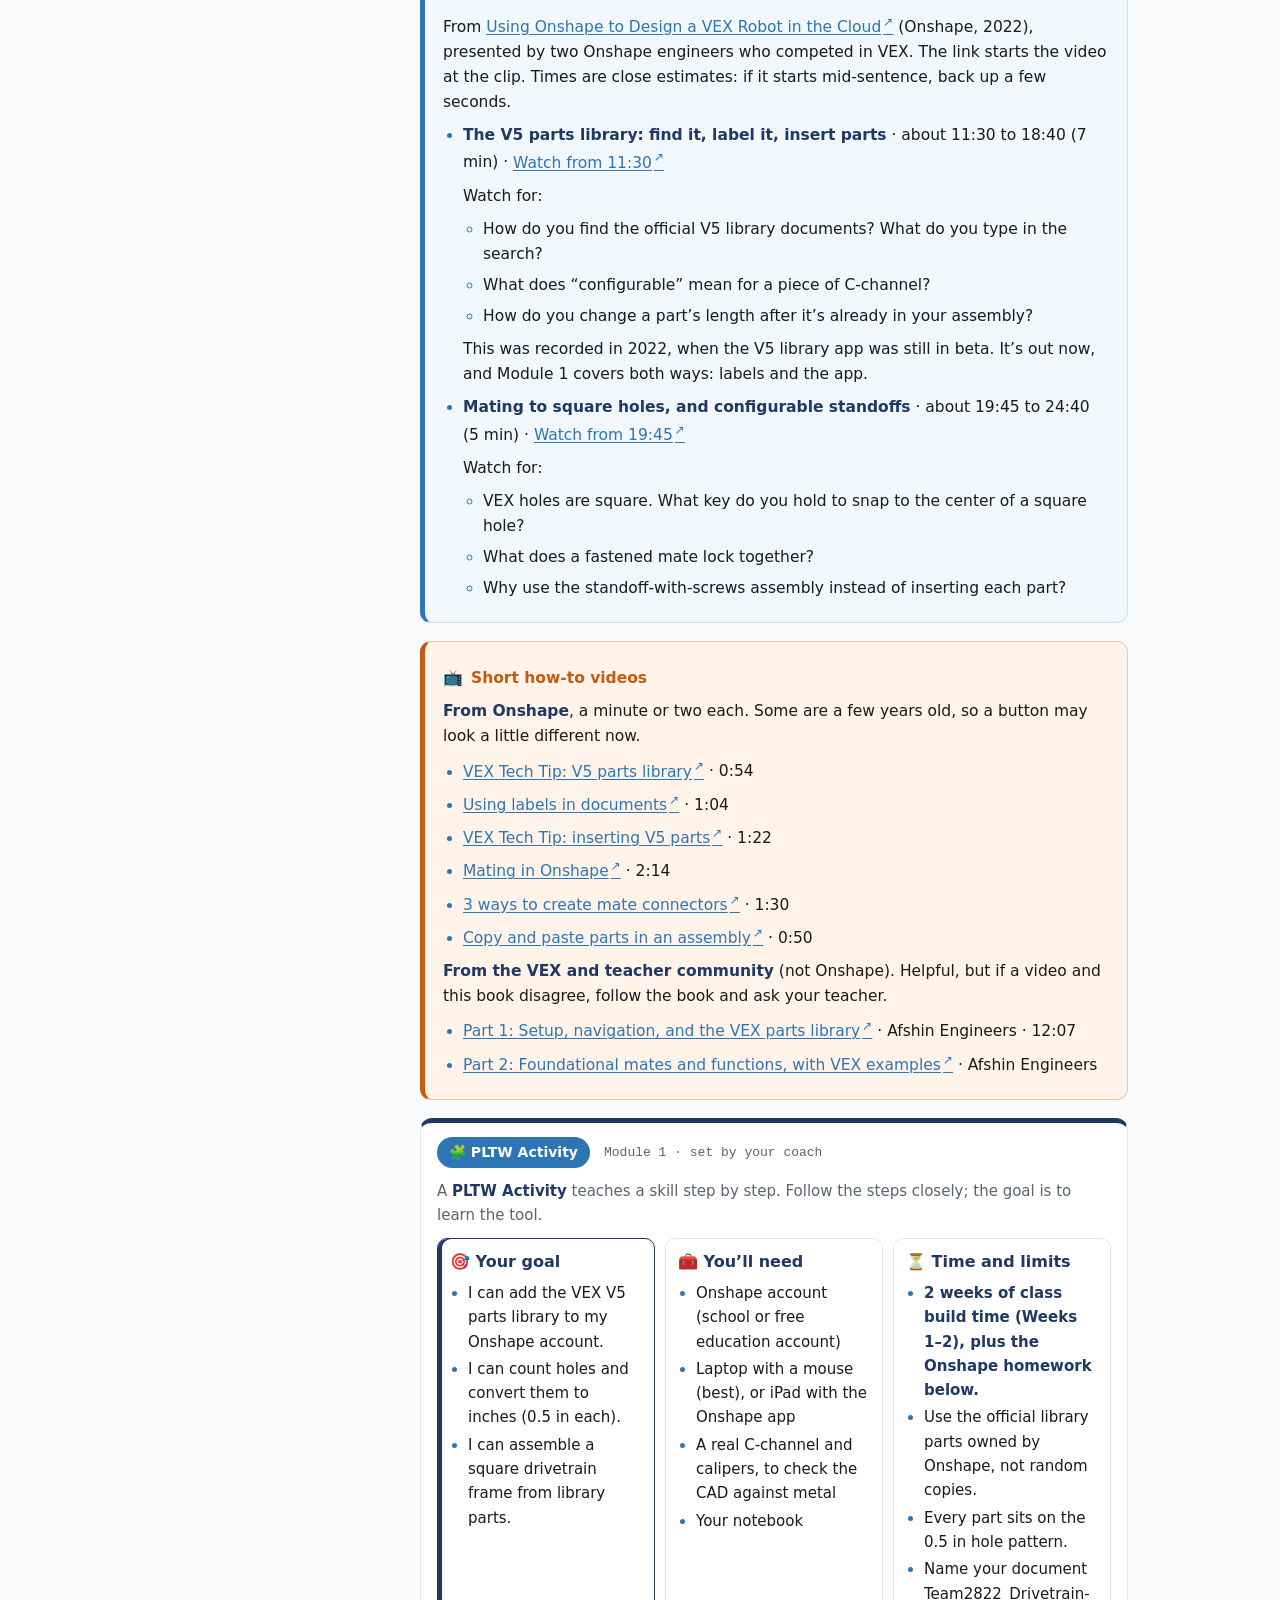
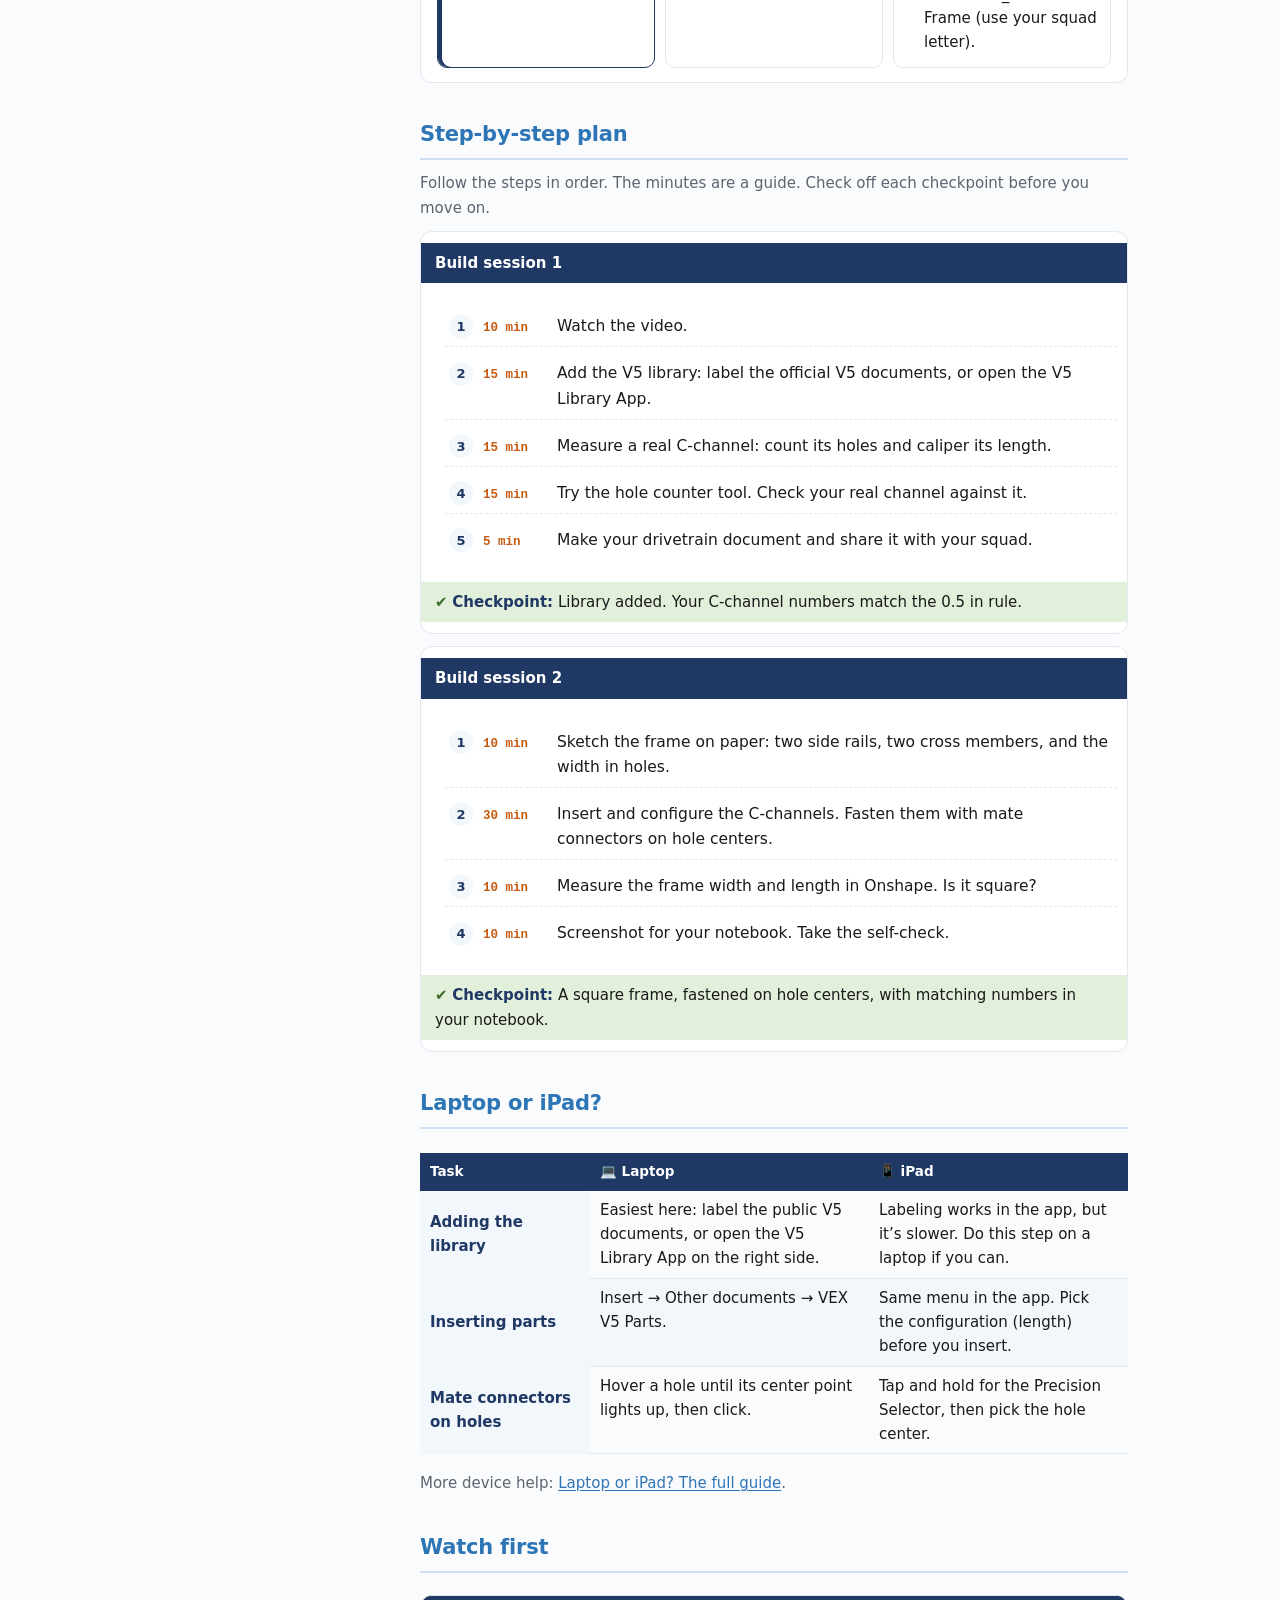
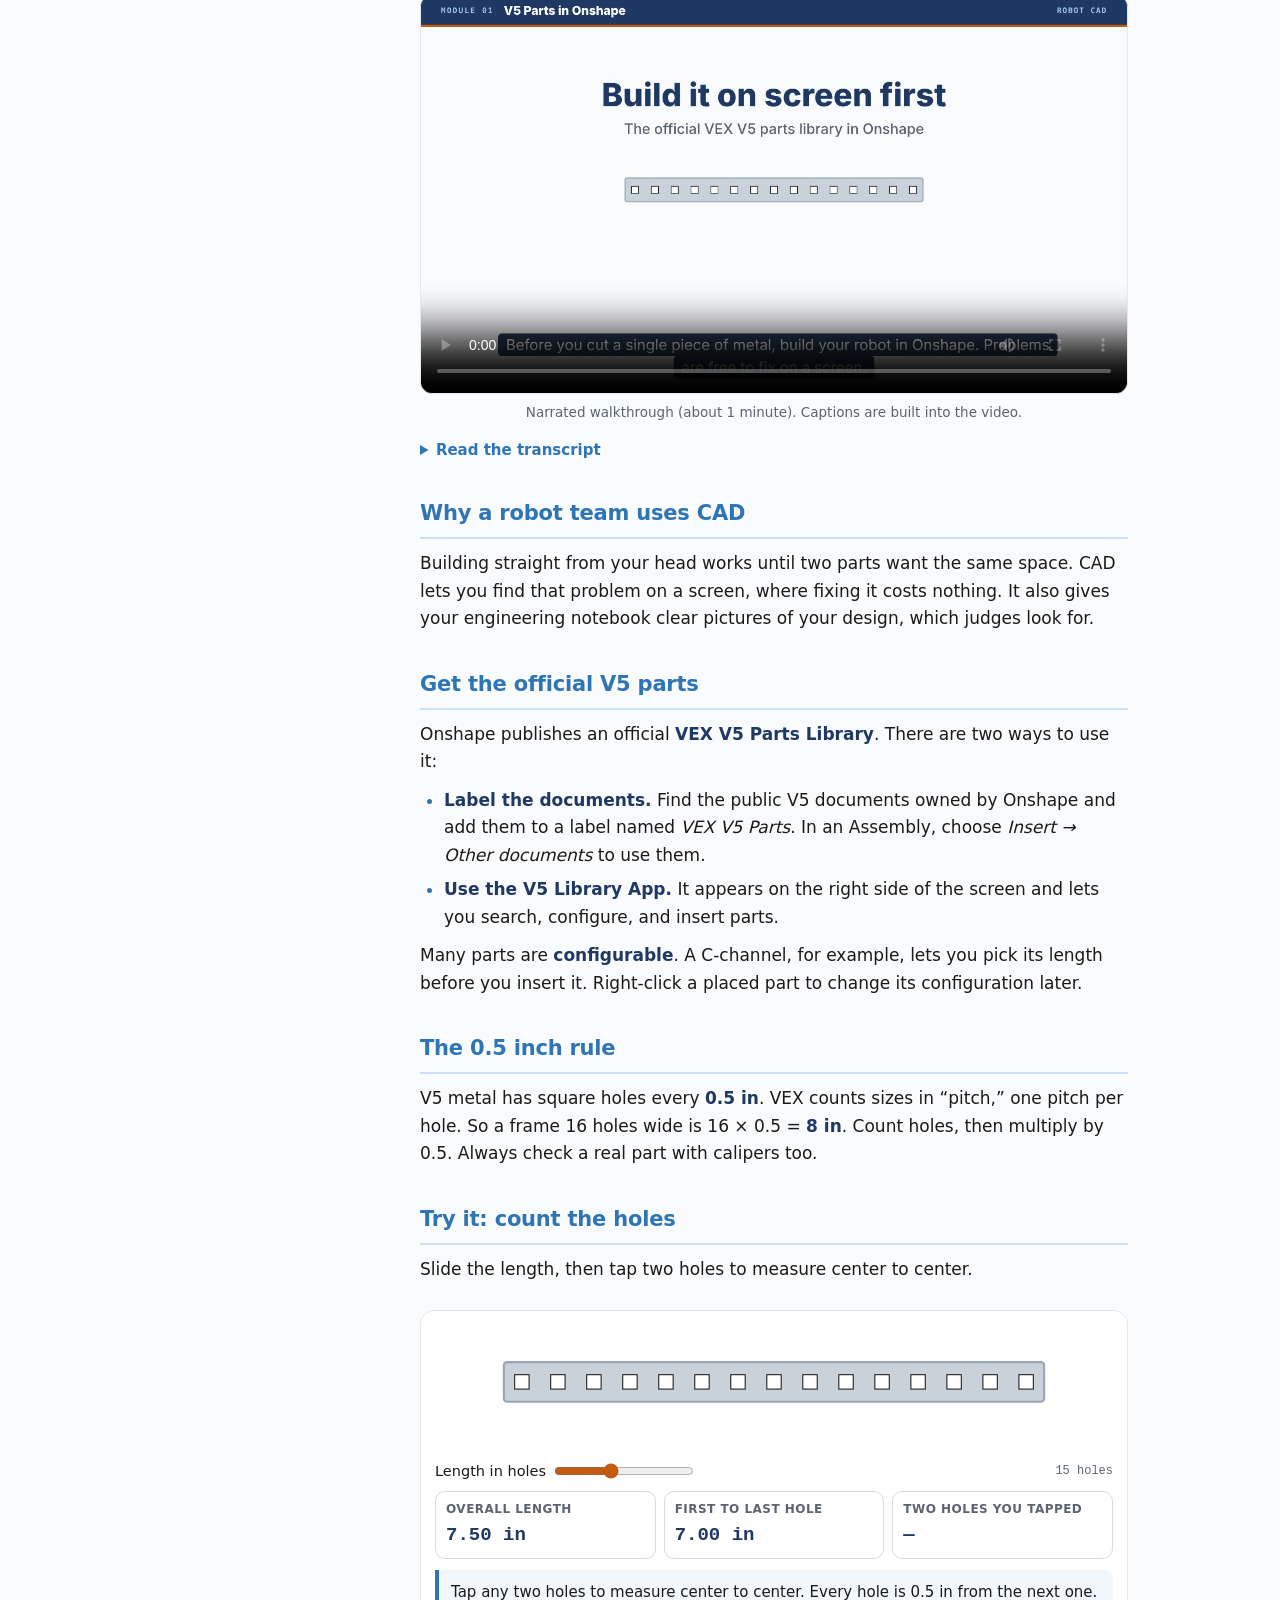
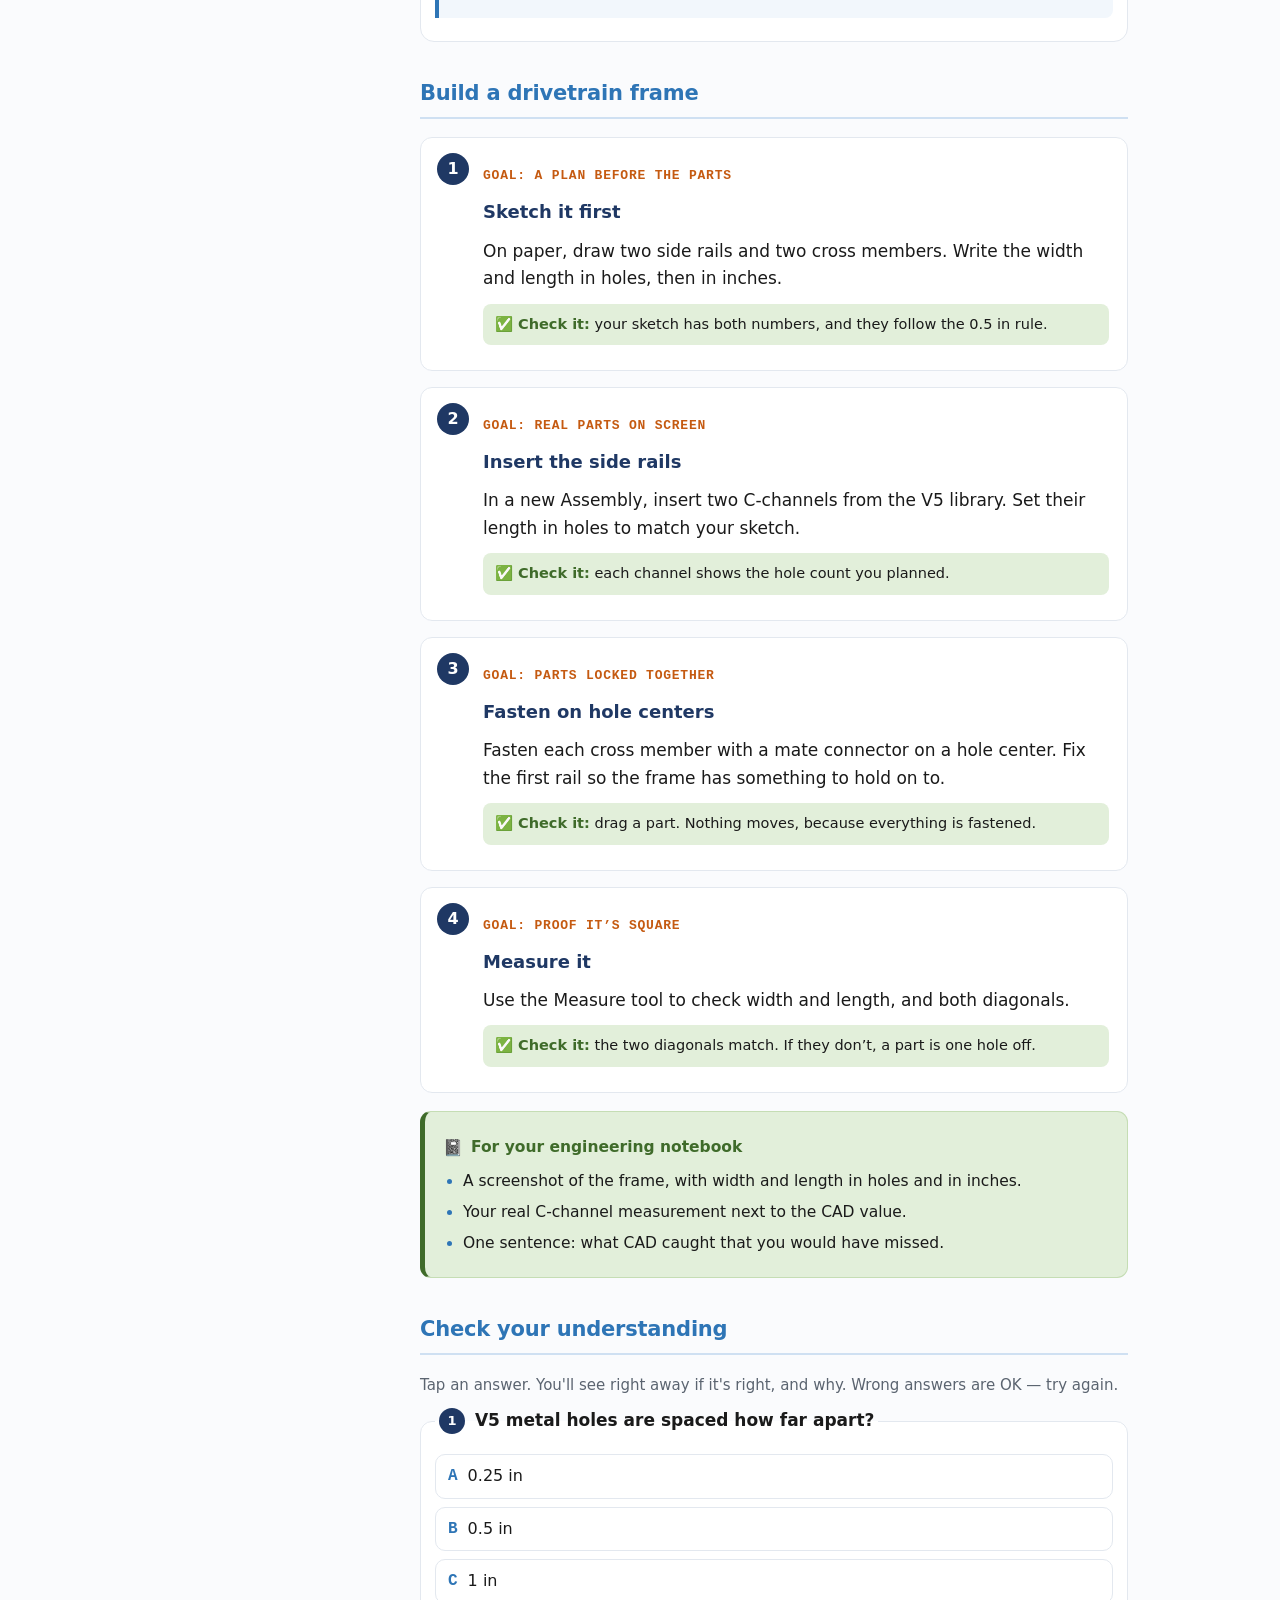
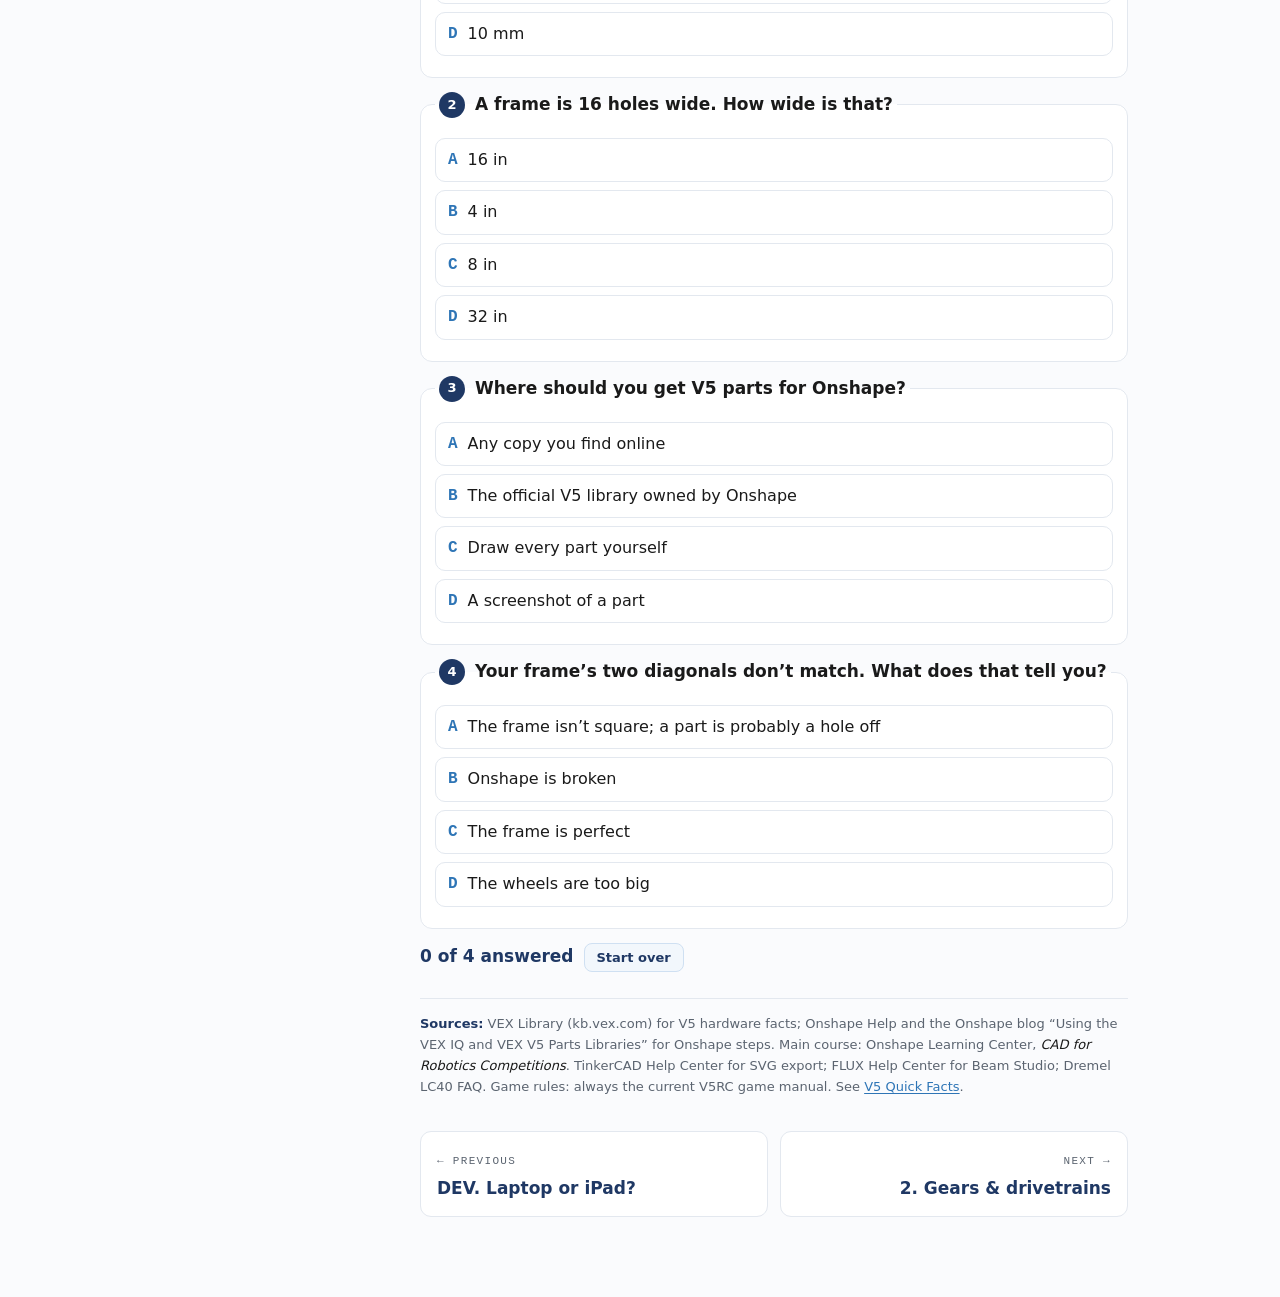
<file: docs/module-1.html>
<!doctype html>
<html lang="en"><head><meta charset="utf-8"><meta name="viewport" content="width=device-width, initial-scale=1">
<title>Module 1 · V5 Parts in Onshape — Robot CAD</title><link rel="stylesheet" href="styles.css"></head>
<body data-chapter="1">
<header class="topbar"><div class="topbar__in"><span class="topbar__mark">SPARTAN DESIGN · VEX V5</span><span class="topbar__title">Robot CAD</span>
<span class="topbar__school">Spartan Design Robotics · Team 2822</span><button class="menu-btn" id="menuBtn" aria-label="Toggle contents">Contents</button></div></header>
<div class="book"><nav class="toc" id="toc" aria-label="Table of contents"></nav>
<main class="main">
<div class="chead"><div class="chead__in"><div class="chead__num">01</div><div><p class="chead__eyebrow">Module 1 of 7</p><h1 class="chead__title">V5 Parts in Onshape</h1></div></div></div>
<div class="lede"><p>Before you cut metal, build the robot in CAD. This module gets the official VEX V5 parts into your Onshape account and has you assemble a drivetrain frame on the 0.5 in hole pattern.</p></div>
<article class="prose wrap">
<div class="listen" data-src="media/rc1-v5parts-listen.mp3" data-min="3"></div>
<div class="card card--learn"><p class="card__title"><span class="ic">🎓</span> Homework · Weeks 1–2</p><p>Do these lessons at home, before that week’s build sessions. Class time is for applying them to our V5 robots. Full schedule: <a href="calendar.html">Semester calendar</a>.</p><ul><li><strong>Week 1:</strong> <a class="ext" href="https://learn.onshape.com/learn/article/intro-to-onshape" target="_blank" rel="noopener">Intro to Onshape</a> · Lesson 1: Why CAD?</li><li><strong>Week 1:</strong> <a class="ext" href="https://learn.onshape.com/learn/article/intro-to-onshape" target="_blank" rel="noopener">Intro to Onshape</a> · Lesson 2: Navigating Onshape</li><li><strong>Week 2:</strong> <a class="ext" href="https://learn.onshape.com/learn/article/intro-to-onshape" target="_blank" rel="noopener">Intro to Onshape</a> · Lesson 3: Updating an Existing Robot</li><li><strong>Week 2:</strong> <a class="ext" href="https://learn.onshape.com/learn/article/assemble-a-robot" target="_blank" rel="noopener">Assemble a Drivetrain</a> · Lesson 1: Starting with the Fundamentals</li></ul><p><strong>When a lesson asks you to copy its Onshape document, use this one:</strong></p><ul><li>Intro to Onshape: <a class="ext" href="https://cad.onshape.com/documents/12c8929d02f927cc9b0f6c3d/w/e19c3da129207ac9c75c2bf6/e/3edd9c3d2e7e593467ac7847" target="_blank" rel="noopener">VEX version of the lesson document</a></li><li>Assemble a Drivetrain: <a class="ext" href="https://cad.onshape.com/documents/6a094ca8a1ed8eab6adfc596/w/a1be1d65e38cd71072caceae/e/1a921a01b034db8e59e7651a" target="_blank" rel="noopener">VEX version of the lesson document</a></li></ul><p class="cad-note">Sign in to the Onshape Learning Center with your school account so your progress saves.</p></div><div class="card card--tip"><p class="card__title"><span class="ic">💬</span> Build-session opener (5 minutes)</p><p>Start the week’s first build session by talking through these, from Onshape’s unit guides. If you can’t answer them, finish the homework first.</p><ul><li><strong>Why CAD?</strong><ul><li>What sub-teams does our team have, and how should they work together?</li><li>How can Onshape help us get more done and communicate better?</li></ul></li><li><strong>Navigating Onshape</strong><ul><li>How could comments help our team during the design process?</li></ul></li><li><strong>Updating an Existing Robot</strong><ul><li>When designing a robot, do we ever need to make changes? What kinds are common?</li><li>Was there a time this season when editing a model would have helped?</li></ul></li><li><strong>Starting with the Fundamentals</strong><ul><li>Which parts from the V5 library will our robot use the most?</li><li>Why does everyone need their own copy of the lesson document?</li></ul></li></ul></div><p><strong>Key terms:</strong> <abbr title="Computer-aided design.">CAD</abbr> · <abbr title="The cube in the top right of the graphics area. Use it to change the view.">View cube</abbr> · <abbr title="A collection of design data, organized into tabs.">Onshape document</abbr> · <abbr title="A tab where you build one or more parts.">Part Studio</abbr> · <abbr title="Positions parts in an assembly and sets how they move.">Mate</abbr> · <abbr title="Locks a part in place so it can’t move.">Fix</abbr> · <abbr title="A small coordinate system that mates use to line parts up.">Mate connector</abbr> · <abbr title="Joins two parts with no movement at all.">Fastened mate</abbr>. See the <a href="glossary.html">Onshape glossary</a>.</p><details class="transcript"><summary>Stuck? Extra Onshape Learning Center courses</summary><ul><li><a class="ext" href="https://learn.onshape.com/learn/course/fundamentals-navigating-onshape" target="_blank" rel="noopener">Navigating Onshape</a></li><li><a class="ext" href="https://learn.onshape.com/courses/design-your-vex-robot-in-the-cloud-using-onshape" target="_blank" rel="noopener">Design Your VEX Robot in the Cloud Using Onshape</a></li><li><a class="ext" href="https://learn.onshape.com/learn/article/onshape-assembly-basics" target="_blank" rel="noopener">Onshape Assembly Basics</a></li><li><a class="ext" href="https://learn.onshape.com/learn/course/fundamentals-onshape-assemblies" target="_blank" rel="noopener">Onshape Assemblies</a></li><li><a class="ext" href="https://learn.onshape.com/learn/course/introduction-to-assembly-design" target="_blank" rel="noopener">Introduction to Assembly Design</a></li></ul></details>
<div class="card card--learn"><p class="card__title"><span class="ic">▶</span> Watch: clips from Onshape’s VEX webinar</p><p>From <a class="ext" href="https://www.onshape.com/en/resource-center/videos/using-onshape-to-design-a-vex-robot-in-the-cloud" target="_blank" rel="noopener">Using Onshape to Design a VEX Robot in the Cloud</a> (Onshape, 2022), presented by two Onshape engineers who competed in VEX. The link starts the video at the clip. Times are close estimates: if it starts mid-sentence, back up a few seconds.</p><ul><li><p><strong>The V5 parts library: find it, label it, insert parts</strong> · about 11:30 to 18:40 (7 min) · <a class="ext" href="https://www.onshape.com/en/resource-center/videos/using-onshape-to-design-a-vex-robot-in-the-cloud?wtime=11m30s" target="_blank" rel="noopener">Watch from 11:30</a></p><p class="cad-note">Watch for:</p><ul><li>How do you find the official V5 library documents? What do you type in the search?</li><li>What does “configurable” mean for a piece of C-channel?</li><li>How do you change a part’s length after it’s already in your assembly?</li></ul><p class="cad-note">This was recorded in 2022, when the V5 library app was still in beta. It’s out now, and Module 1 covers both ways: labels and the app.</p></li><li><p><strong>Mating to square holes, and configurable standoffs</strong> · about 19:45 to 24:40 (5 min) · <a class="ext" href="https://www.onshape.com/en/resource-center/videos/using-onshape-to-design-a-vex-robot-in-the-cloud?wtime=19m45s" target="_blank" rel="noopener">Watch from 19:45</a></p><p class="cad-note">Watch for:</p><ul><li>VEX holes are square. What key do you hold to snap to the center of a square hole?</li><li>What does a fastened mate lock together?</li><li>Why use the standoff-with-screws assembly instead of inserting each part?</li></ul></li></ul></div>
<div class="card card--tip"><p class="card__title"><span class="ic">📺</span> Short how-to videos</p><p><strong>From Onshape</strong>, a minute or two each. Some are a few years old, so a button may look a little different now.</p><ul><li><a class="ext" href="https://www.youtube.com/watch?v=pgTIe8Irk-4" target="_blank" rel="noopener">VEX Tech Tip: V5 parts library</a> · 0:54</li><li><a class="ext" href="https://www.youtube.com/watch?v=Lb7j2Cfcf9k" target="_blank" rel="noopener">Using labels in documents</a> · 1:04</li><li><a class="ext" href="https://www.youtube.com/watch?v=L_1ndQyKPBU" target="_blank" rel="noopener">VEX Tech Tip: inserting V5 parts</a> · 1:22</li><li><a class="ext" href="https://www.youtube.com/watch?v=VvsQF6-1Tuk" target="_blank" rel="noopener">Mating in Onshape</a> · 2:14</li><li><a class="ext" href="https://www.youtube.com/watch?v=E0rToWh6-GY" target="_blank" rel="noopener">3 ways to create mate connectors</a> · 1:30</li><li><a class="ext" href="https://www.youtube.com/watch?v=2muImhI-Tek" target="_blank" rel="noopener">Copy and paste parts in an assembly</a> · 0:50</li></ul><p><strong>From the VEX and teacher community</strong> (not Onshape). Helpful, but if a video and this book disagree, follow the book and ask your teacher.</p><ul><li><a class="ext" href="https://www.youtube.com/watch?v=h9e1VFBfEtg" target="_blank" rel="noopener">Part 1: Setup, navigation, and the VEX parts library</a> · Afshin Engineers · 12:07</li><li><a class="ext" href="https://www.youtube.com/watch?v=7VZyam9h5Qs" target="_blank" rel="noopener">Part 2: Foundational mates and functions, with VEX examples</a> · Afshin Engineers</li></ul></div>


      <section class="mission" aria-label="Mission card">
        <div class="mission__head"><span class="apb apb--activity">🧩 PLTW Activity</span><span class="mission__when">Module 1 · set by your coach</span></div>
        <p class="mission__apb">A <strong>PLTW Activity</strong> teaches a skill step by step. Follow the steps closely; the goal is to learn the tool.</p>
        <div class="mission__grid">
          <div class="mission__box mission__box--goal"><h3>🎯 Your goal</h3><ul><li>I can add the VEX V5 parts library to my Onshape account.</li><li>I can count holes and convert them to inches (0.5 in each).</li><li>I can assemble a square drivetrain frame from library parts.</li></ul></div>
          <div class="mission__box"><h3>🧰 You’ll need</h3><ul><li>Onshape account (school or free education account)</li><li>Laptop with a mouse (best), or iPad with the Onshape app</li><li>A real C-channel and calipers, to check the CAD against metal</li><li>Your notebook</li></ul></div>
          <div class="mission__box"><h3>⏳ Time and limits</h3><ul><li><strong>2 weeks of class build time (Weeks 1–2), plus the Onshape homework below.</strong></li><li>Use the official library parts owned by Onshape, not random copies.</li><li>Every part sits on the 0.5 in hole pattern.</li><li>Name your document Team2822_Drivetrain-Frame (use your squad letter).</li></ul></div>
        </div>
      </section>
      <h2>Step-by-step plan</h2>
      <p class="plan__intro">Follow the steps in order. The minutes are a guide. Check off each checkpoint before you move on.</p>
      <div class="plan">
        <div class="session"><p class="session__head">Build session 1</p><ol class="steps"><li><span class="steps__min">10 min</span><span>Watch the video.</span></li><li><span class="steps__min">15 min</span><span>Add the V5 library: label the official V5 documents, or open the V5 Library App.</span></li><li><span class="steps__min">15 min</span><span>Measure a real C-channel: count its holes and caliper its length.</span></li><li><span class="steps__min">15 min</span><span>Try the hole counter tool. Check your real channel against it.</span></li><li><span class="steps__min">5 min</span><span>Make your drivetrain document and share it with your squad.</span></li></ol><p class="checkpoint"><span aria-hidden="true">✔</span> <strong>Checkpoint:</strong> Library added. Your C-channel numbers match the 0.5 in rule.</p></div>
        <div class="session"><p class="session__head">Build session 2</p><ol class="steps"><li><span class="steps__min">10 min</span><span>Sketch the frame on paper: two side rails, two cross members, and the width in holes.</span></li><li><span class="steps__min">30 min</span><span>Insert and configure the C-channels. Fasten them with mate connectors on hole centers.</span></li><li><span class="steps__min">10 min</span><span>Measure the frame width and length in Onshape. Is it square?</span></li><li><span class="steps__min">10 min</span><span>Screenshot for your notebook. Take the self-check.</span></li></ol><p class="checkpoint"><span aria-hidden="true">✔</span> <strong>Checkpoint:</strong> A square frame, fastened on hole centers, with matching numbers in your notebook.</p></div>
      </div>
      <h2>Laptop or iPad?</h2>
      <div class="tablewrap"><table class="dtable devtable"><thead><tr><th>Task</th><th>💻 Laptop</th><th>📱 iPad</th></tr></thead><tbody><tr><th scope="row">Adding the library</th><td>Easiest here: label the public V5 documents, or open the V5 Library App on the right side.</td><td>Labeling works in the app, but it’s slower. Do this step on a laptop if you can.</td></tr><tr><th scope="row">Inserting parts</th><td>Insert → Other documents → VEX V5 Parts.</td><td>Same menu in the app. Pick the configuration (length) before you insert.</td></tr><tr><th scope="row">Mate connectors on holes</th><td>Hover a hole until its center point lights up, then click.</td><td>Tap and hold for the Precision Selector, then pick the hole center.</td></tr></tbody></table></div>
      <p class="plan__more">More device help: <a href="devices.html">Laptop or iPad? The full guide</a>.</p>

<h2>Watch first</h2><figure class="video"><video controls preload="metadata" playsinline poster="media/rc1-v5parts-poster.jpg" aria-label="Narrated walkthrough of V5 Parts in Onshape, with captions on screen"><source src="media/rc1-v5parts.mp4" type="video/mp4">Your browser can't play this video. <a href="media/rc1-v5parts.mp4">Download it here</a>.</video><figcaption>Narrated walkthrough (about 1 minute). Captions are built into the video.</figcaption></figure><details class="transcript"><summary>Read the transcript</summary><p>Before you cut a single piece of metal, build your robot in Onshape. Problems are free to fix on a screen. Onshape publishes an official VEX V5 parts library. One way to use it is to add the official documents to a label, then insert from Other documents. The other way is the V5 Library App, on the right side of the screen. Many parts are configurable. Pick a C-channel's length before you insert it. V5 metal has a hole every half inch. So a frame sixteen holes wide is eight inches. Count the holes, then multiply by point five. And always check a real part with calipers. Insert two side rails at the length you planned. Fasten the cross members with mate connectors on hole centers. Then measure both diagonals. If they match, the frame is square. Finish with notebook evidence: a screenshot, the size in holes and in inches, and your real measurement next to the CAD value.</p></details>

<h2>Why a robot team uses CAD</h2>
<p>Building straight from your head works until two parts want the same space. CAD lets you find that problem on a screen, where fixing it costs nothing. It also gives your engineering notebook clear pictures of your design, which judges look for.</p>
<h2>Get the official V5 parts</h2>
<p>Onshape publishes an official <strong>VEX V5 Parts Library</strong>. There are two ways to use it:</p>
<ul><li><strong>Label the documents.</strong> Find the public V5 documents owned by Onshape and add them to a label named <em>VEX V5 Parts</em>. In an Assembly, choose <em>Insert → Other documents</em> to use them.</li>
<li><strong>Use the V5 Library App.</strong> It appears on the right side of the screen and lets you search, configure, and insert parts.</li></ul>
<p>Many parts are <strong>configurable</strong>. A C-channel, for example, lets you pick its length before you insert it. Right-click a placed part to change its configuration later.</p>
<h2>The 0.5 inch rule</h2>
<p>V5 metal has square holes every <strong>0.5 in</strong>. VEX counts sizes in “pitch,” one pitch per hole. So a frame 16 holes wide is 16 × 0.5 = <strong>8 in</strong>. Count holes, then multiply by 0.5. Always check a real part with calipers too.</p>
<h2>Try it: count the holes</h2>
<p>Slide the length, then tap two holes to measure center to center.</p>
<div class="sim pitchsim"></div>
<h2>Build a drivetrain frame</h2><div class="tut"><div class="tut__step"><p class="tut__goal">Goal: a plan before the parts</p><h3>Sketch it first</h3><p>On paper, draw two side rails and two cross members. Write the width and length in holes, then in inches.</p><p class="tut__check"><strong>✅ Check it:</strong> your sketch has both numbers, and they follow the 0.5 in rule.</p></div><div class="tut__step"><p class="tut__goal">Goal: real parts on screen</p><h3>Insert the side rails</h3><p>In a new Assembly, insert two C-channels from the V5 library. Set their length in holes to match your sketch.</p><p class="tut__check"><strong>✅ Check it:</strong> each channel shows the hole count you planned.</p></div><div class="tut__step"><p class="tut__goal">Goal: parts locked together</p><h3>Fasten on hole centers</h3><p>Fasten each cross member with a mate connector on a hole center. Fix the first rail so the frame has something to hold on to.</p><p class="tut__check"><strong>✅ Check it:</strong> drag a part. Nothing moves, because everything is fastened.</p></div><div class="tut__step"><p class="tut__goal">Goal: proof it’s square</p><h3>Measure it</h3><p>Use the Measure tool to check width and length, and both diagonals.</p><p class="tut__check"><strong>✅ Check it:</strong> the two diagonals match. If they don’t, a part is one hole off.</p></div></div><div class="card card--note"><p class="card__title"><span class="ic">📓</span> For your engineering notebook</p><ul><li>A screenshot of the frame, with width and length in holes and in inches.</li><li>Your real C-channel measurement next to the CAD value.</li><li>One sentence: what CAD caught that you would have missed.</li></ul></div>
<h2>Check your understanding</h2>
<div class="quiz"><script type="application/json">[{"q": "V5 metal holes are spaced how far apart?", "options": ["0.25 in", "0.5 in", "1 in", "10 mm"], "answer": 1, "why": "Every hole is 0.5 in from the next. VEX calls one hole-step a “pitch.”", "hint": "It’s half an inch."}, {"q": "A frame is 16 holes wide. How wide is that?", "options": ["16 in", "4 in", "8 in", "32 in"], "answer": 2, "why": "16 × 0.5 in = 8 in. VEX’s own example uses this number.", "hint": "Multiply the holes by 0.5."}, {"q": "Where should you get V5 parts for Onshape?", "options": ["Any copy you find online", "The official V5 library owned by Onshape", "Draw every part yourself", "A screenshot of a part"], "answer": 1, "why": "The official library has accurate, configurable parts, so your CAD matches the real metal.", "hint": "Use the version Onshape publishes."}, {"q": "Your frame’s two diagonals don’t match. What does that tell you?", "options": ["The frame isn’t square; a part is probably a hole off", "Onshape is broken", "The frame is perfect", "The wheels are too big"], "answer": 0, "why": "A square frame has equal diagonals. Unequal ones mean something is shifted.", "hint": "Think about a rectangle’s diagonals."}]</script></div>
<p class="sources"><strong>Sources:</strong> VEX Library (kb.vex.com) for V5 hardware facts; Onshape Help and the Onshape blog “Using the VEX IQ and VEX V5 Parts Libraries” for Onshape steps. Main course: Onshape Learning Center, <em>CAD for Robotics Competitions</em>. TinkerCAD Help Center for SVG export; FLUX Help Center for Beam Studio; Dremel LC40 FAQ. Game rules: always the current V5RC game manual. See <a href="v5-facts.html">V5 Quick Facts</a>.</p>
</article>
<nav class="pager" id="pager" aria-label="Chapter navigation"></nav>
</main></div>
<script src="nav.js"></script>
<script src="learn.js"></script>
<script src="robotcad.js"></script>
</body></html>
</file>
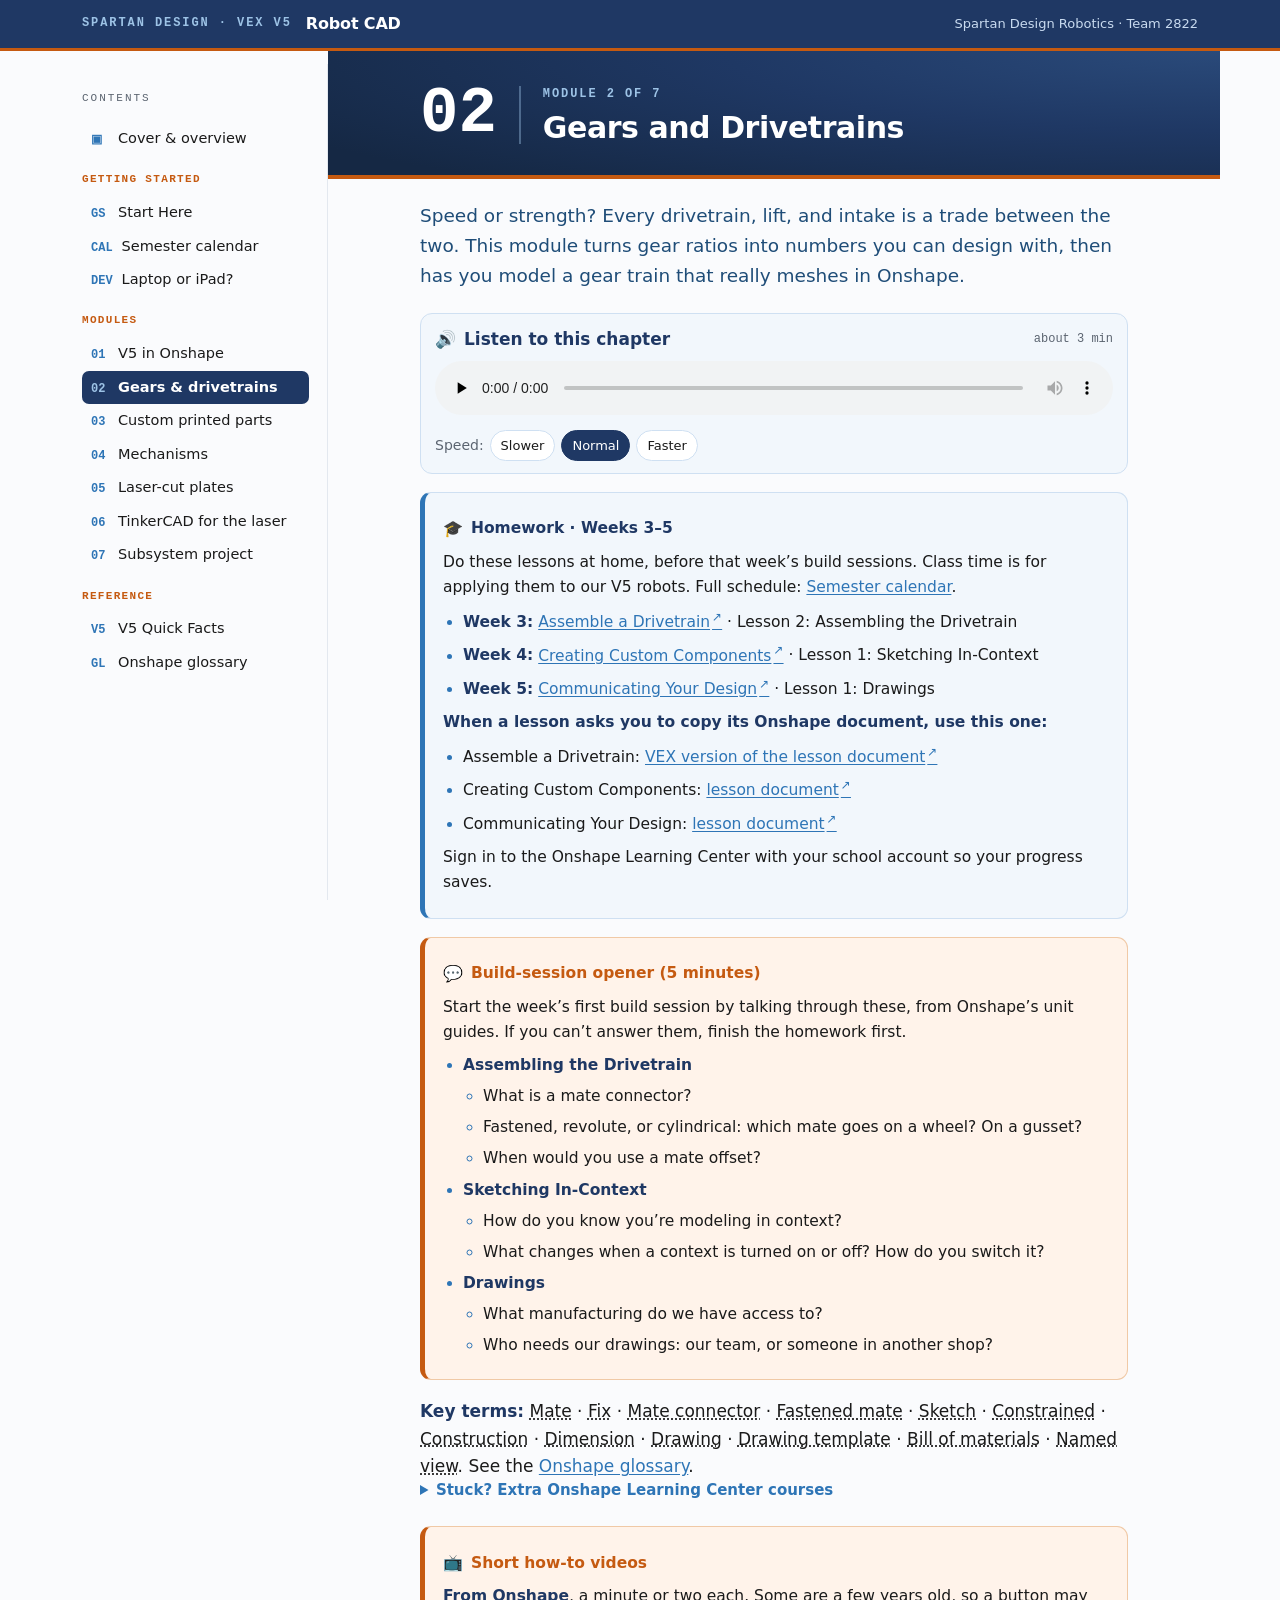
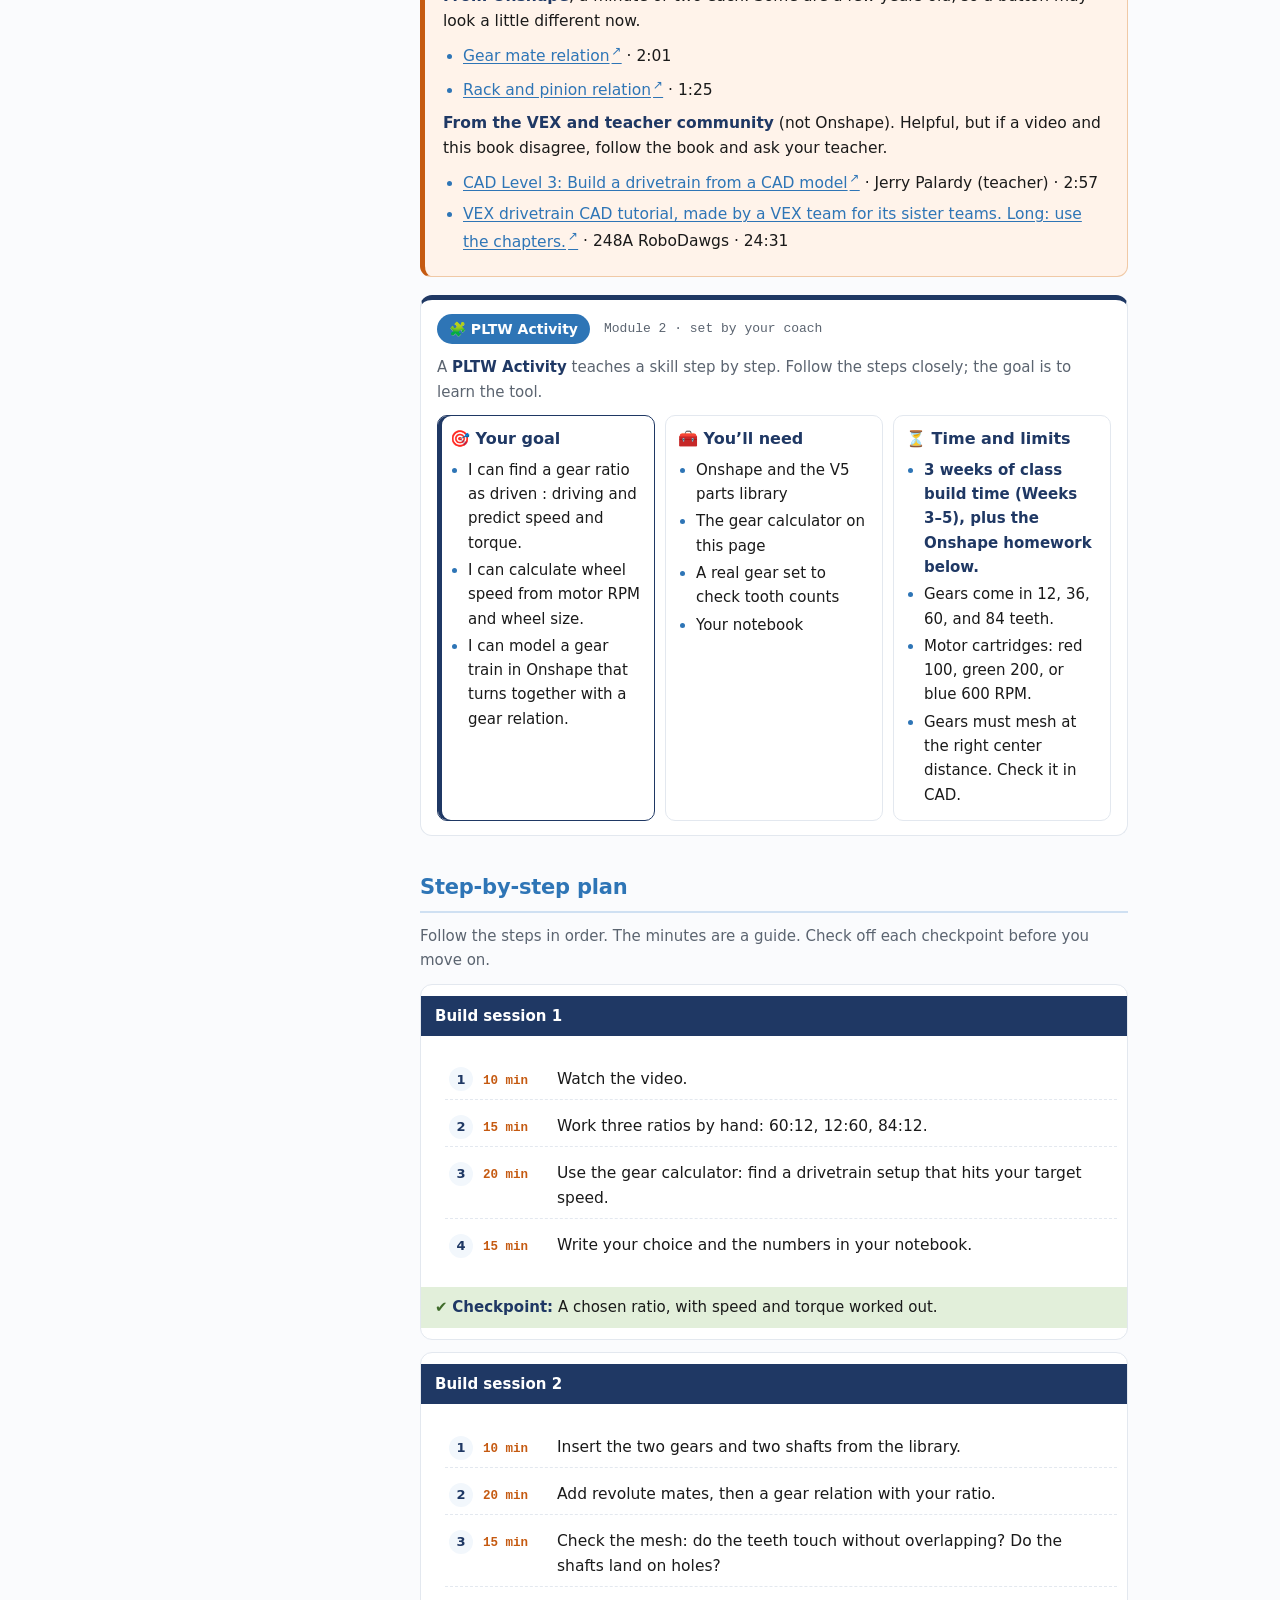
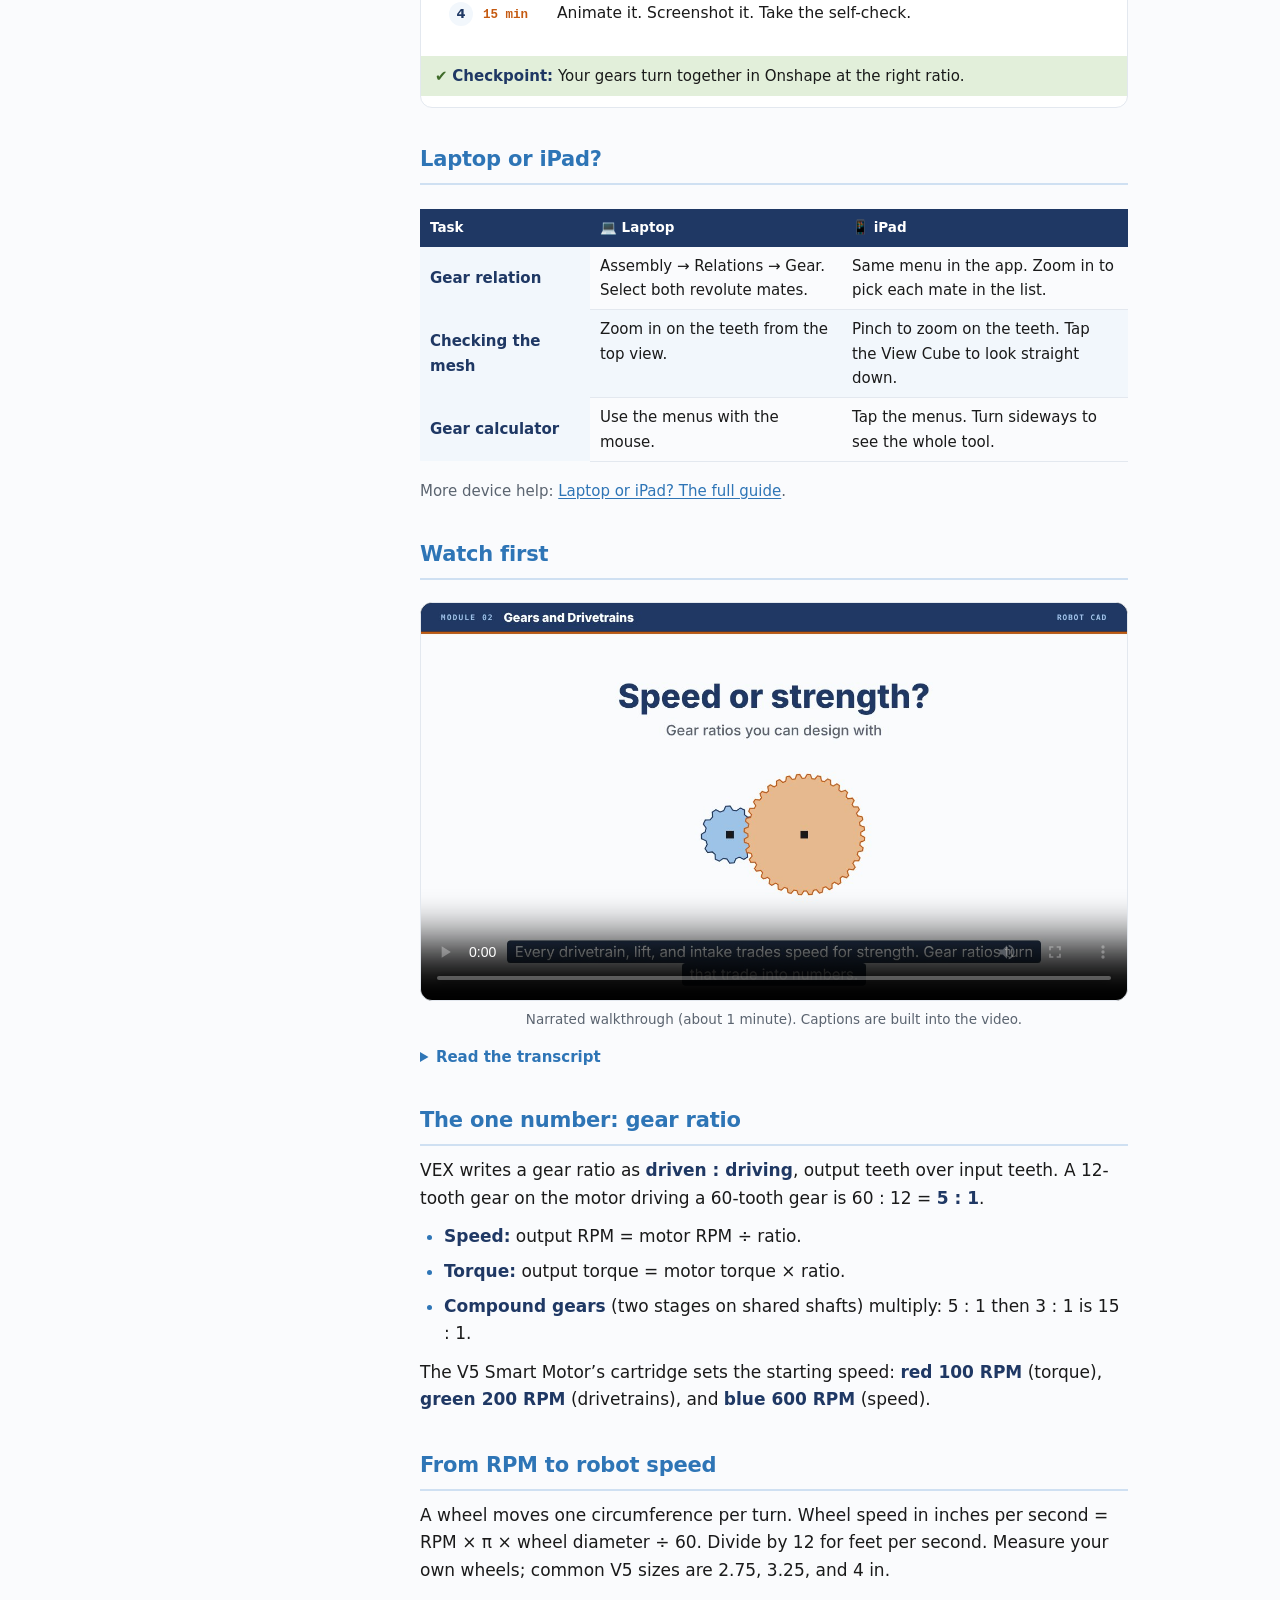
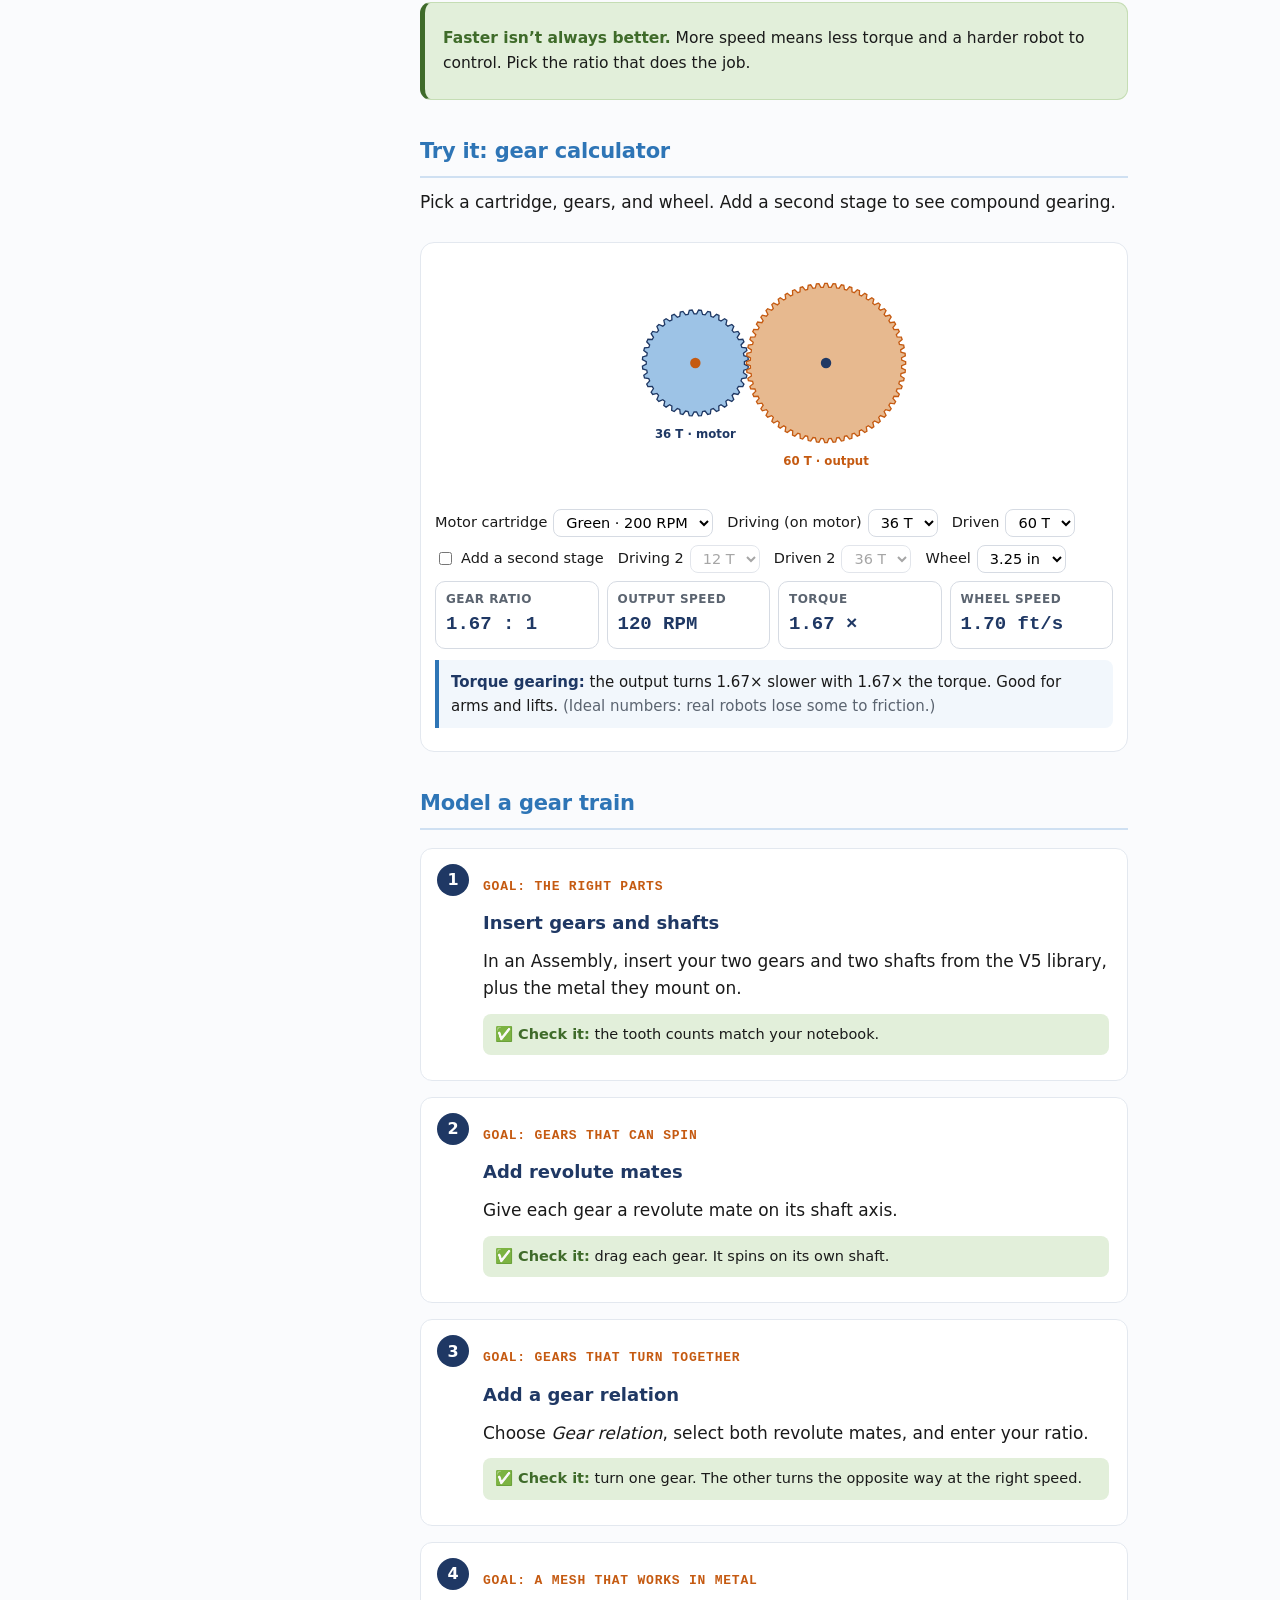
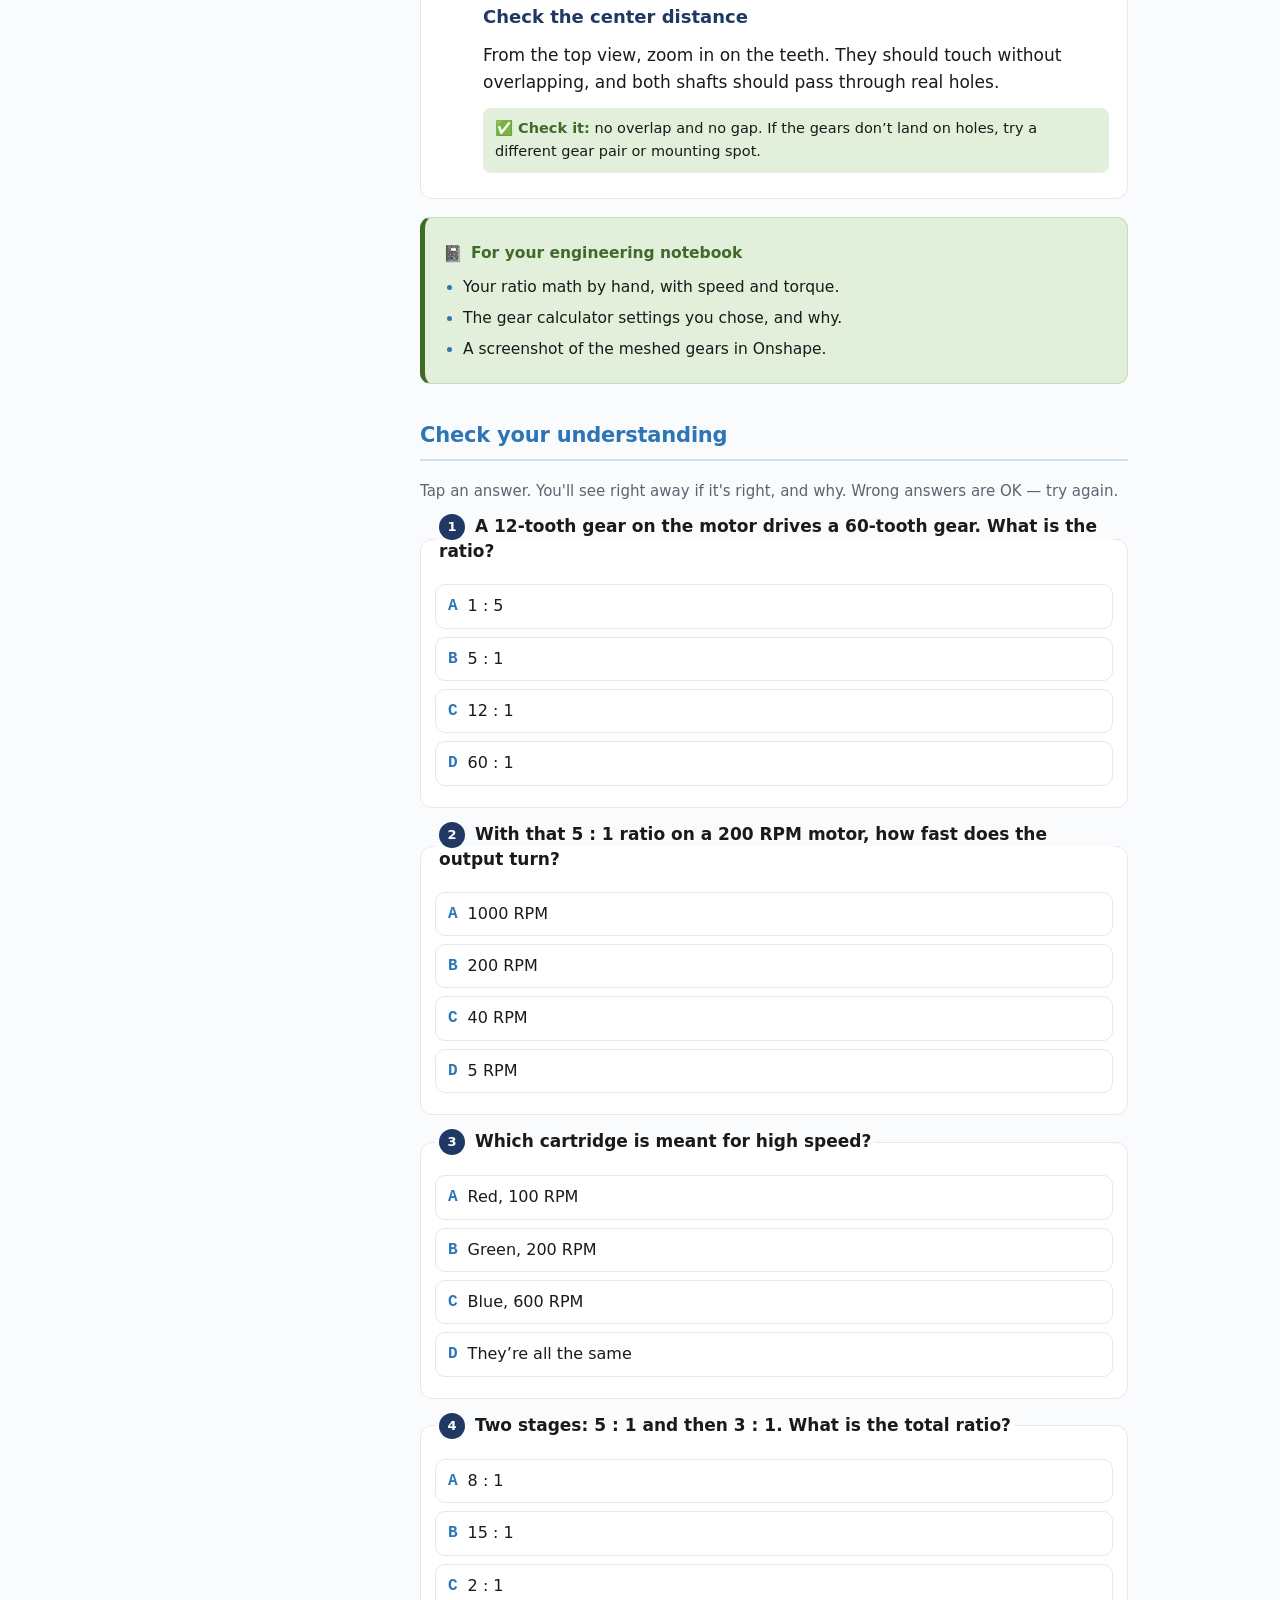
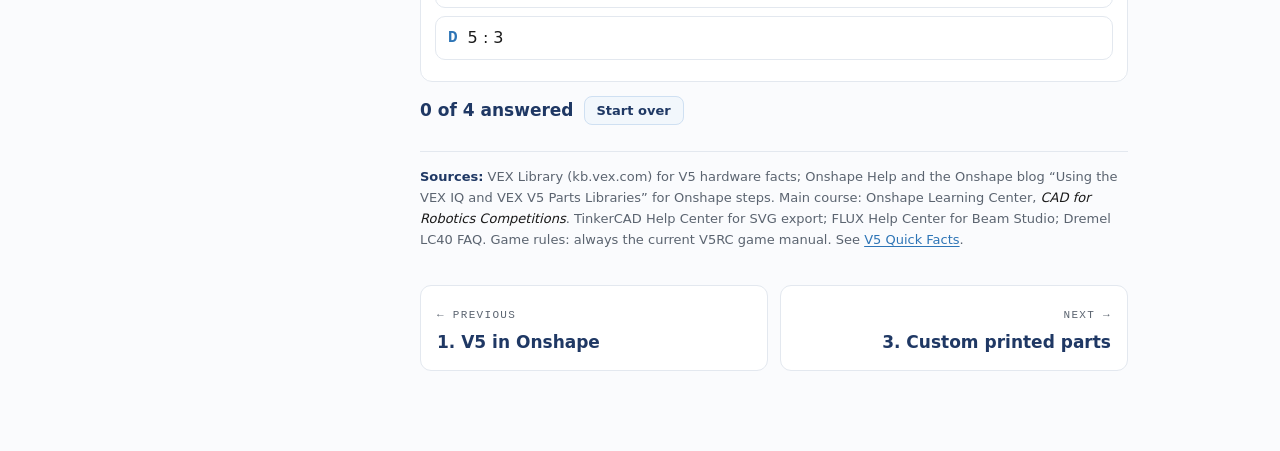
<file: docs/module-2.html>
<!doctype html>
<html lang="en"><head><meta charset="utf-8"><meta name="viewport" content="width=device-width, initial-scale=1">
<title>Module 2 · Gears and Drivetrains — Robot CAD</title><link rel="stylesheet" href="styles.css"></head>
<body data-chapter="2">
<header class="topbar"><div class="topbar__in"><span class="topbar__mark">SPARTAN DESIGN · VEX V5</span><span class="topbar__title">Robot CAD</span>
<span class="topbar__school">Spartan Design Robotics · Team 2822</span><button class="menu-btn" id="menuBtn" aria-label="Toggle contents">Contents</button></div></header>
<div class="book"><nav class="toc" id="toc" aria-label="Table of contents"></nav>
<main class="main">
<div class="chead"><div class="chead__in"><div class="chead__num">02</div><div><p class="chead__eyebrow">Module 2 of 7</p><h1 class="chead__title">Gears and Drivetrains</h1></div></div></div>
<div class="lede"><p>Speed or strength? Every drivetrain, lift, and intake is a trade between the two. This module turns gear ratios into numbers you can design with, then has you model a gear train that really meshes in Onshape.</p></div>
<article class="prose wrap">
<div class="listen" data-src="media/rc3-gears-listen.mp3" data-min="3"></div>
<div class="card card--learn"><p class="card__title"><span class="ic">🎓</span> Homework · Weeks 3–5</p><p>Do these lessons at home, before that week’s build sessions. Class time is for applying them to our V5 robots. Full schedule: <a href="calendar.html">Semester calendar</a>.</p><ul><li><strong>Week 3:</strong> <a class="ext" href="https://learn.onshape.com/learn/article/assemble-a-robot" target="_blank" rel="noopener">Assemble a Drivetrain</a> · Lesson 2: Assembling the Drivetrain</li><li><strong>Week 4:</strong> <a class="ext" href="https://learn.onshape.com/learn/article/cad-for-robotics-creating-custom-components" target="_blank" rel="noopener">Creating Custom Components</a> · Lesson 1: Sketching In-Context</li><li><strong>Week 5:</strong> <a class="ext" href="https://learn.onshape.com/learn/article/cad-for-robotics-communicating-your-design" target="_blank" rel="noopener">Communicating Your Design</a> · Lesson 1: Drawings</li></ul><p><strong>When a lesson asks you to copy its Onshape document, use this one:</strong></p><ul><li>Assemble a Drivetrain: <a class="ext" href="https://cad.onshape.com/documents/6a094ca8a1ed8eab6adfc596/w/a1be1d65e38cd71072caceae/e/1a921a01b034db8e59e7651a" target="_blank" rel="noopener">VEX version of the lesson document</a></li><li>Creating Custom Components: <a class="ext" href="https://cad.onshape.com/documents/705cc740f4050dd34a5648de/w/5862201b00109d2cafa25dfc/e/d24434204b8500e2eaf40418" target="_blank" rel="noopener">lesson document</a></li><li>Communicating Your Design: <a class="ext" href="https://cad.onshape.com/documents/82ce05acce161fe6784a69cb/w/985afa15b5dd182fda0f77c1/e/bea05e1fc18f3b76ce88e1f3" target="_blank" rel="noopener">lesson document</a></li></ul><p class="cad-note">Sign in to the Onshape Learning Center with your school account so your progress saves.</p></div><div class="card card--tip"><p class="card__title"><span class="ic">💬</span> Build-session opener (5 minutes)</p><p>Start the week’s first build session by talking through these, from Onshape’s unit guides. If you can’t answer them, finish the homework first.</p><ul><li><strong>Assembling the Drivetrain</strong><ul><li>What is a mate connector?</li><li>Fastened, revolute, or cylindrical: which mate goes on a wheel? On a gusset?</li><li>When would you use a mate offset?</li></ul></li><li><strong>Sketching In-Context</strong><ul><li>How do you know you’re modeling in context?</li><li>What changes when a context is turned on or off? How do you switch it?</li></ul></li><li><strong>Drawings</strong><ul><li>What manufacturing do we have access to?</li><li>Who needs our drawings: our team, or someone in another shop?</li></ul></li></ul></div><p><strong>Key terms:</strong> <abbr title="Positions parts in an assembly and sets how they move.">Mate</abbr> · <abbr title="Locks a part in place so it can’t move.">Fix</abbr> · <abbr title="A small coordinate system that mates use to line parts up.">Mate connector</abbr> · <abbr title="Joins two parts with no movement at all.">Fastened mate</abbr> · <abbr title="Lines, curves, and points on a plane, with dimensions and constraints.">Sketch</abbr> · <abbr title="Fully controlled: it can’t change unless you change a number.">Constrained</abbr> · <abbr title="Sketch lines that guide other geometry but don’t make solids.">Construction</abbr> · <abbr title="A set length or angle in a sketch.">Dimension</abbr> · <abbr title="A technical drawing with the sizes needed to make a part.">Drawing</abbr> · <abbr title="A preset drawing layout, for example for laser cutting.">Drawing template</abbr> · <abbr title="A table listing every part needed to build an assembly.">Bill of materials</abbr> · <abbr title="A saved camera angle and zoom.">Named view</abbr>. See the <a href="glossary.html">Onshape glossary</a>.</p><details class="transcript"><summary>Stuck? Extra Onshape Learning Center courses</summary><ul><li><a class="ext" href="https://learn.onshape.com/learn/article/onshape-assembly-basics" target="_blank" rel="noopener">Onshape Assembly Basics</a></li><li><a class="ext" href="https://learn.onshape.com/learn/course/fundamentals-onshape-assemblies" target="_blank" rel="noopener">Onshape Assemblies</a></li><li><a class="ext" href="https://learn.onshape.com/learn/course/introduction-to-assembly-design" target="_blank" rel="noopener">Introduction to Assembly Design</a></li><li><a class="ext" href="https://learn.onshape.com/courses/introduction-to-part-design" target="_blank" rel="noopener">Introduction to Part Design</a></li><li><a class="ext" href="https://learn.onshape.com/courses/managed-in-context-design" target="_blank" rel="noopener">Managed In-Context Design</a></li><li><a class="ext" href="https://learn.onshape.com/courses/sharing-with-new-onshape-users" target="_blank" rel="noopener">Sharing with New Onshape Users</a></li></ul></details>

<div class="card card--tip"><p class="card__title"><span class="ic">📺</span> Short how-to videos</p><p><strong>From Onshape</strong>, a minute or two each. Some are a few years old, so a button may look a little different now.</p><ul><li><a class="ext" href="https://www.youtube.com/watch?v=X-Qk3VlCDPo" target="_blank" rel="noopener">Gear mate relation</a> · 2:01</li><li><a class="ext" href="https://www.youtube.com/watch?v=1y5UsWICITk" target="_blank" rel="noopener">Rack and pinion relation</a> · 1:25</li></ul><p><strong>From the VEX and teacher community</strong> (not Onshape). Helpful, but if a video and this book disagree, follow the book and ask your teacher.</p><ul><li><a class="ext" href="https://www.youtube.com/watch?v=KXn65y2W6lQ" target="_blank" rel="noopener">CAD Level 3: Build a drivetrain from a CAD model</a> · Jerry Palardy (teacher) · 2:57</li><li><a class="ext" href="https://www.youtube.com/watch?v=h4z-RTrTzqY" target="_blank" rel="noopener">VEX drivetrain CAD tutorial, made by a VEX team for its sister teams. Long: use the chapters.</a> · 248A RoboDawgs · 24:31</li></ul></div>


      <section class="mission" aria-label="Mission card">
        <div class="mission__head"><span class="apb apb--activity">🧩 PLTW Activity</span><span class="mission__when">Module 2 · set by your coach</span></div>
        <p class="mission__apb">A <strong>PLTW Activity</strong> teaches a skill step by step. Follow the steps closely; the goal is to learn the tool.</p>
        <div class="mission__grid">
          <div class="mission__box mission__box--goal"><h3>🎯 Your goal</h3><ul><li>I can find a gear ratio as driven : driving and predict speed and torque.</li><li>I can calculate wheel speed from motor RPM and wheel size.</li><li>I can model a gear train in Onshape that turns together with a gear relation.</li></ul></div>
          <div class="mission__box"><h3>🧰 You’ll need</h3><ul><li>Onshape and the V5 parts library</li><li>The gear calculator on this page</li><li>A real gear set to check tooth counts</li><li>Your notebook</li></ul></div>
          <div class="mission__box"><h3>⏳ Time and limits</h3><ul><li><strong>3 weeks of class build time (Weeks 3–5), plus the Onshape homework below.</strong></li><li>Gears come in 12, 36, 60, and 84 teeth.</li><li>Motor cartridges: red 100, green 200, or blue 600 RPM.</li><li>Gears must mesh at the right center distance. Check it in CAD.</li></ul></div>
        </div>
      </section>
      <h2>Step-by-step plan</h2>
      <p class="plan__intro">Follow the steps in order. The minutes are a guide. Check off each checkpoint before you move on.</p>
      <div class="plan">
        <div class="session"><p class="session__head">Build session 1</p><ol class="steps"><li><span class="steps__min">10 min</span><span>Watch the video.</span></li><li><span class="steps__min">15 min</span><span>Work three ratios by hand: 60:12, 12:60, 84:12.</span></li><li><span class="steps__min">20 min</span><span>Use the gear calculator: find a drivetrain setup that hits your target speed.</span></li><li><span class="steps__min">15 min</span><span>Write your choice and the numbers in your notebook.</span></li></ol><p class="checkpoint"><span aria-hidden="true">✔</span> <strong>Checkpoint:</strong> A chosen ratio, with speed and torque worked out.</p></div>
        <div class="session"><p class="session__head">Build session 2</p><ol class="steps"><li><span class="steps__min">10 min</span><span>Insert the two gears and two shafts from the library.</span></li><li><span class="steps__min">20 min</span><span>Add revolute mates, then a gear relation with your ratio.</span></li><li><span class="steps__min">15 min</span><span>Check the mesh: do the teeth touch without overlapping? Do the shafts land on holes?</span></li><li><span class="steps__min">15 min</span><span>Animate it. Screenshot it. Take the self-check.</span></li></ol><p class="checkpoint"><span aria-hidden="true">✔</span> <strong>Checkpoint:</strong> Your gears turn together in Onshape at the right ratio.</p></div>
      </div>
      <h2>Laptop or iPad?</h2>
      <div class="tablewrap"><table class="dtable devtable"><thead><tr><th>Task</th><th>💻 Laptop</th><th>📱 iPad</th></tr></thead><tbody><tr><th scope="row">Gear relation</th><td>Assembly → Relations → Gear. Select both revolute mates.</td><td>Same menu in the app. Zoom in to pick each mate in the list.</td></tr><tr><th scope="row">Checking the mesh</th><td>Zoom in on the teeth from the top view.</td><td>Pinch to zoom on the teeth. Tap the View Cube to look straight down.</td></tr><tr><th scope="row">Gear calculator</th><td>Use the menus with the mouse.</td><td>Tap the menus. Turn sideways to see the whole tool.</td></tr></tbody></table></div>
      <p class="plan__more">More device help: <a href="devices.html">Laptop or iPad? The full guide</a>.</p>

<h2>Watch first</h2><figure class="video"><video controls preload="metadata" playsinline poster="media/rc3-gears-poster.jpg" aria-label="Narrated walkthrough of Gears and Drivetrains, with captions on screen"><source src="media/rc3-gears.mp4" type="video/mp4">Your browser can't play this video. <a href="media/rc3-gears.mp4">Download it here</a>.</video><figcaption>Narrated walkthrough (about 1 minute). Captions are built into the video.</figcaption></figure><details class="transcript"><summary>Read the transcript</summary><p>Sometimes the kit doesn't have the part you need, like a sensor mount, a spacer, or a bracket at a strange angle. So you print one. Before you design anything for competition, check the current game manual. It says which custom parts are allowed. Those rules change every season, so write the rule number in your notebook. Put every hole on the half inch pattern. And remember: a part held by one screw can spin, like a hinge. Two or more screws lock it in place. V5 uses number eight thirty-two screws, about point one six four inches across. Printed holes come out a little small. So print a test coupon with three holes, and push a real screw through each. Use the smallest one that fits without forcing. Put your tested hole size in a variable. Change that one number, and every hole in the part updates at once.</p></details>

<h2>The one number: gear ratio</h2>
<p>VEX writes a gear ratio as <strong>driven : driving</strong>, output teeth over input teeth. A 12-tooth gear on the motor driving a 60-tooth gear is 60 : 12 = <strong>5 : 1</strong>.</p>
<ul><li><strong>Speed:</strong> output RPM = motor RPM ÷ ratio.</li><li><strong>Torque:</strong> output torque = motor torque × ratio.</li>
<li><strong>Compound gears</strong> (two stages on shared shafts) multiply: 5 : 1 then 3 : 1 is 15 : 1.</li></ul>
<p>The V5 Smart Motor’s cartridge sets the starting speed: <strong>red 100 RPM</strong> (torque), <strong>green 200 RPM</strong> (drivetrains), and <strong>blue 600 RPM</strong> (speed).</p>
<h2>From RPM to robot speed</h2>
<p>A wheel moves one circumference per turn. Wheel speed in inches per second = RPM × π × wheel diameter ÷ 60. Divide by 12 for feet per second. Measure your own wheels; common V5 sizes are 2.75, 3.25, and 4 in.</p>
<div class="card card--note"><p><strong>Faster isn’t always better.</strong> More speed means less torque and a harder robot to control. Pick the ratio that does the job.</p></div>
<h2>Try it: gear calculator</h2>
<p>Pick a cartridge, gears, and wheel. Add a second stage to see compound gearing.</p>
<div class="sim gearsim"></div>
<h2>Model a gear train</h2><div class="tut"><div class="tut__step"><p class="tut__goal">Goal: the right parts</p><h3>Insert gears and shafts</h3><p>In an Assembly, insert your two gears and two shafts from the V5 library, plus the metal they mount on.</p><p class="tut__check"><strong>✅ Check it:</strong> the tooth counts match your notebook.</p></div><div class="tut__step"><p class="tut__goal">Goal: gears that can spin</p><h3>Add revolute mates</h3><p>Give each gear a revolute mate on its shaft axis.</p><p class="tut__check"><strong>✅ Check it:</strong> drag each gear. It spins on its own shaft.</p></div><div class="tut__step"><p class="tut__goal">Goal: gears that turn together</p><h3>Add a gear relation</h3><p>Choose <em>Gear relation</em>, select both revolute mates, and enter your ratio.</p><p class="tut__check"><strong>✅ Check it:</strong> turn one gear. The other turns the opposite way at the right speed.</p></div><div class="tut__step"><p class="tut__goal">Goal: a mesh that works in metal</p><h3>Check the center distance</h3><p>From the top view, zoom in on the teeth. They should touch without overlapping, and both shafts should pass through real holes.</p><p class="tut__check"><strong>✅ Check it:</strong> no overlap and no gap. If the gears don’t land on holes, try a different gear pair or mounting spot.</p></div></div><div class="card card--note"><p class="card__title"><span class="ic">📓</span> For your engineering notebook</p><ul><li>Your ratio math by hand, with speed and torque.</li><li>The gear calculator settings you chose, and why.</li><li>A screenshot of the meshed gears in Onshape.</li></ul></div>
<h2>Check your understanding</h2>
<div class="quiz"><script type="application/json">[{"q": "A 12-tooth gear on the motor drives a 60-tooth gear. What is the ratio?", "options": ["1 : 5", "5 : 1", "12 : 1", "60 : 1"], "answer": 1, "why": "Driven : driving = 60 : 12 = 5 : 1.", "hint": "Output teeth over input teeth."}, {"q": "With that 5 : 1 ratio on a 200 RPM motor, how fast does the output turn?", "options": ["1000 RPM", "200 RPM", "40 RPM", "5 RPM"], "answer": 2, "why": "Output RPM = 200 ÷ 5 = 40 RPM, with 5× the torque.", "hint": "Divide the motor speed by the ratio."}, {"q": "Which cartridge is meant for high speed?", "options": ["Red, 100 RPM", "Green, 200 RPM", "Blue, 600 RPM", "They’re all the same"], "answer": 2, "why": "Blue spins at 600 RPM: fast, with low torque.", "hint": "The biggest number."}, {"q": "Two stages: 5 : 1 and then 3 : 1. What is the total ratio?", "options": ["8 : 1", "15 : 1", "2 : 1", "5 : 3"], "answer": 1, "why": "Compound ratios multiply: 5 × 3 = 15 : 1.", "hint": "Multiply, don’t add."}]</script></div>
<p class="sources"><strong>Sources:</strong> VEX Library (kb.vex.com) for V5 hardware facts; Onshape Help and the Onshape blog “Using the VEX IQ and VEX V5 Parts Libraries” for Onshape steps. Main course: Onshape Learning Center, <em>CAD for Robotics Competitions</em>. TinkerCAD Help Center for SVG export; FLUX Help Center for Beam Studio; Dremel LC40 FAQ. Game rules: always the current V5RC game manual. See <a href="v5-facts.html">V5 Quick Facts</a>.</p>
</article>
<nav class="pager" id="pager" aria-label="Chapter navigation"></nav>
</main></div>
<script src="nav.js"></script>
<script src="learn.js"></script>
<script src="robotcad.js"></script>
</body></html>
</file>
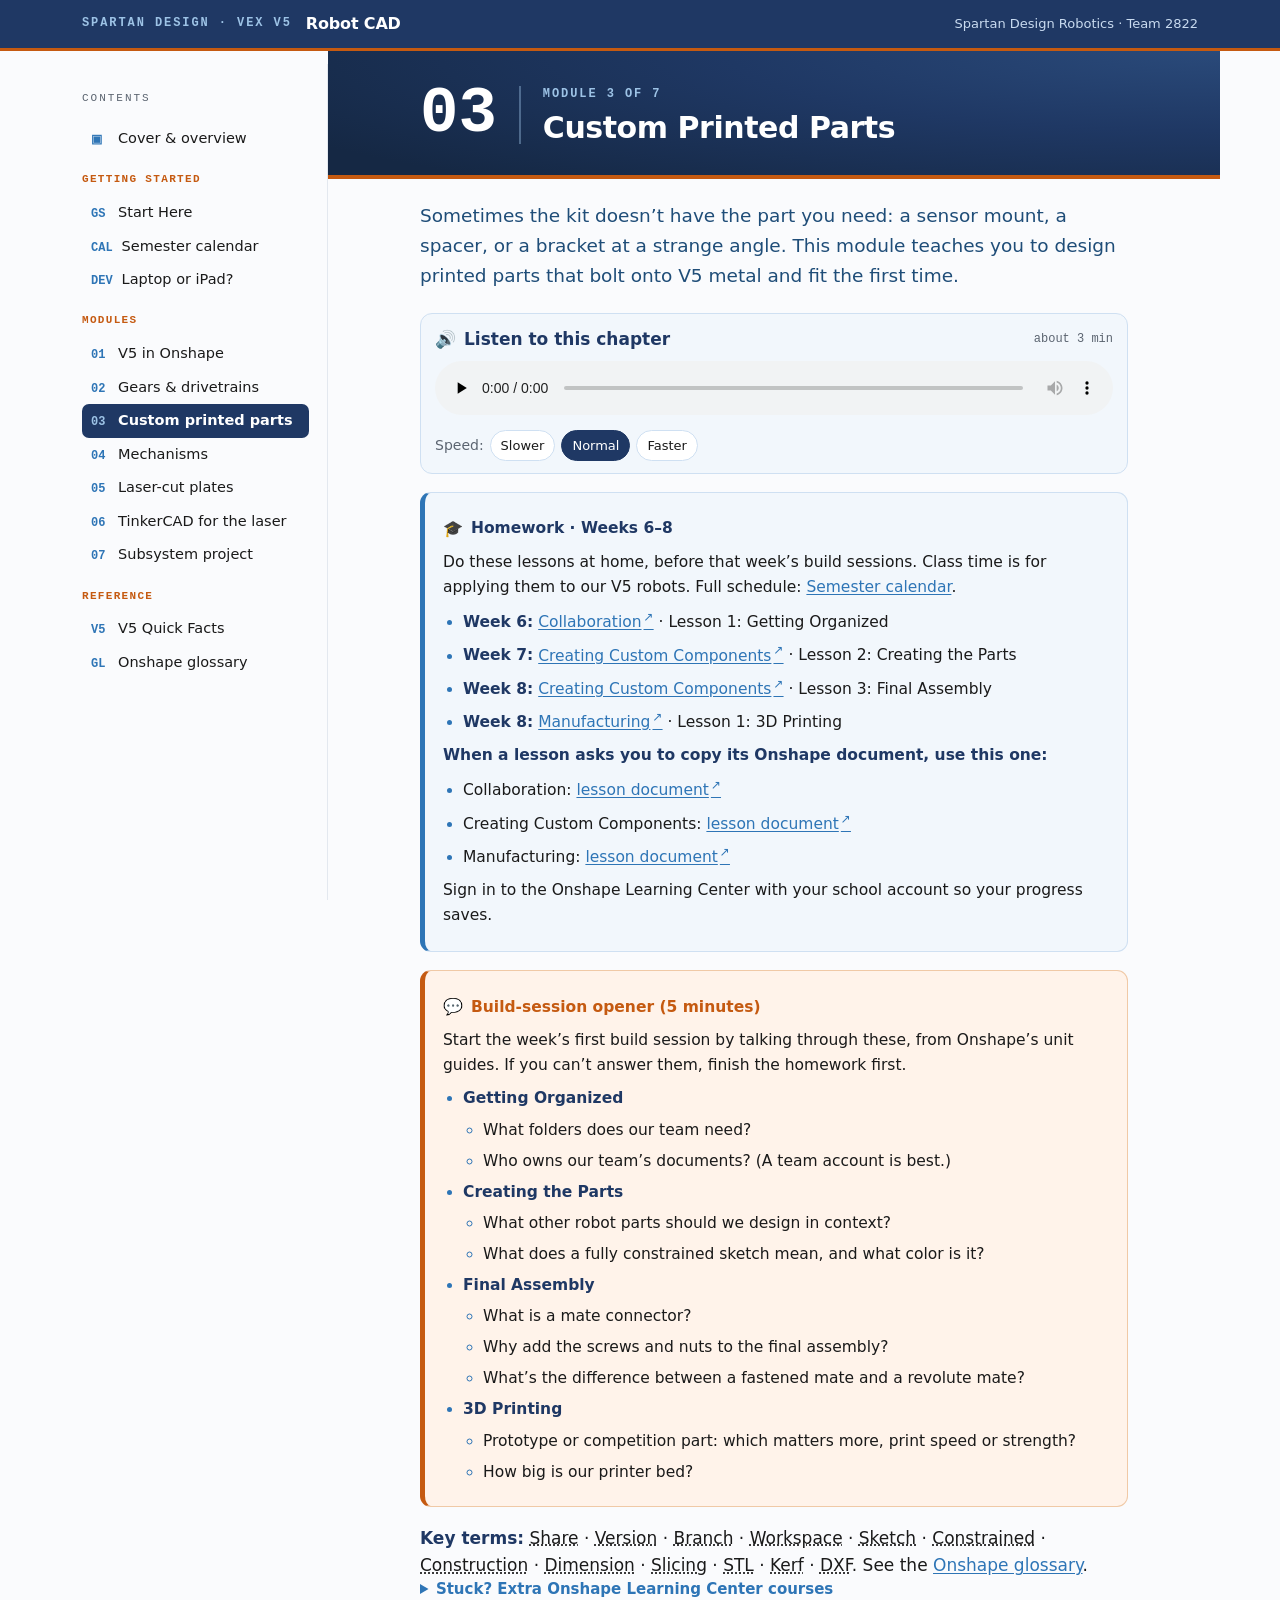
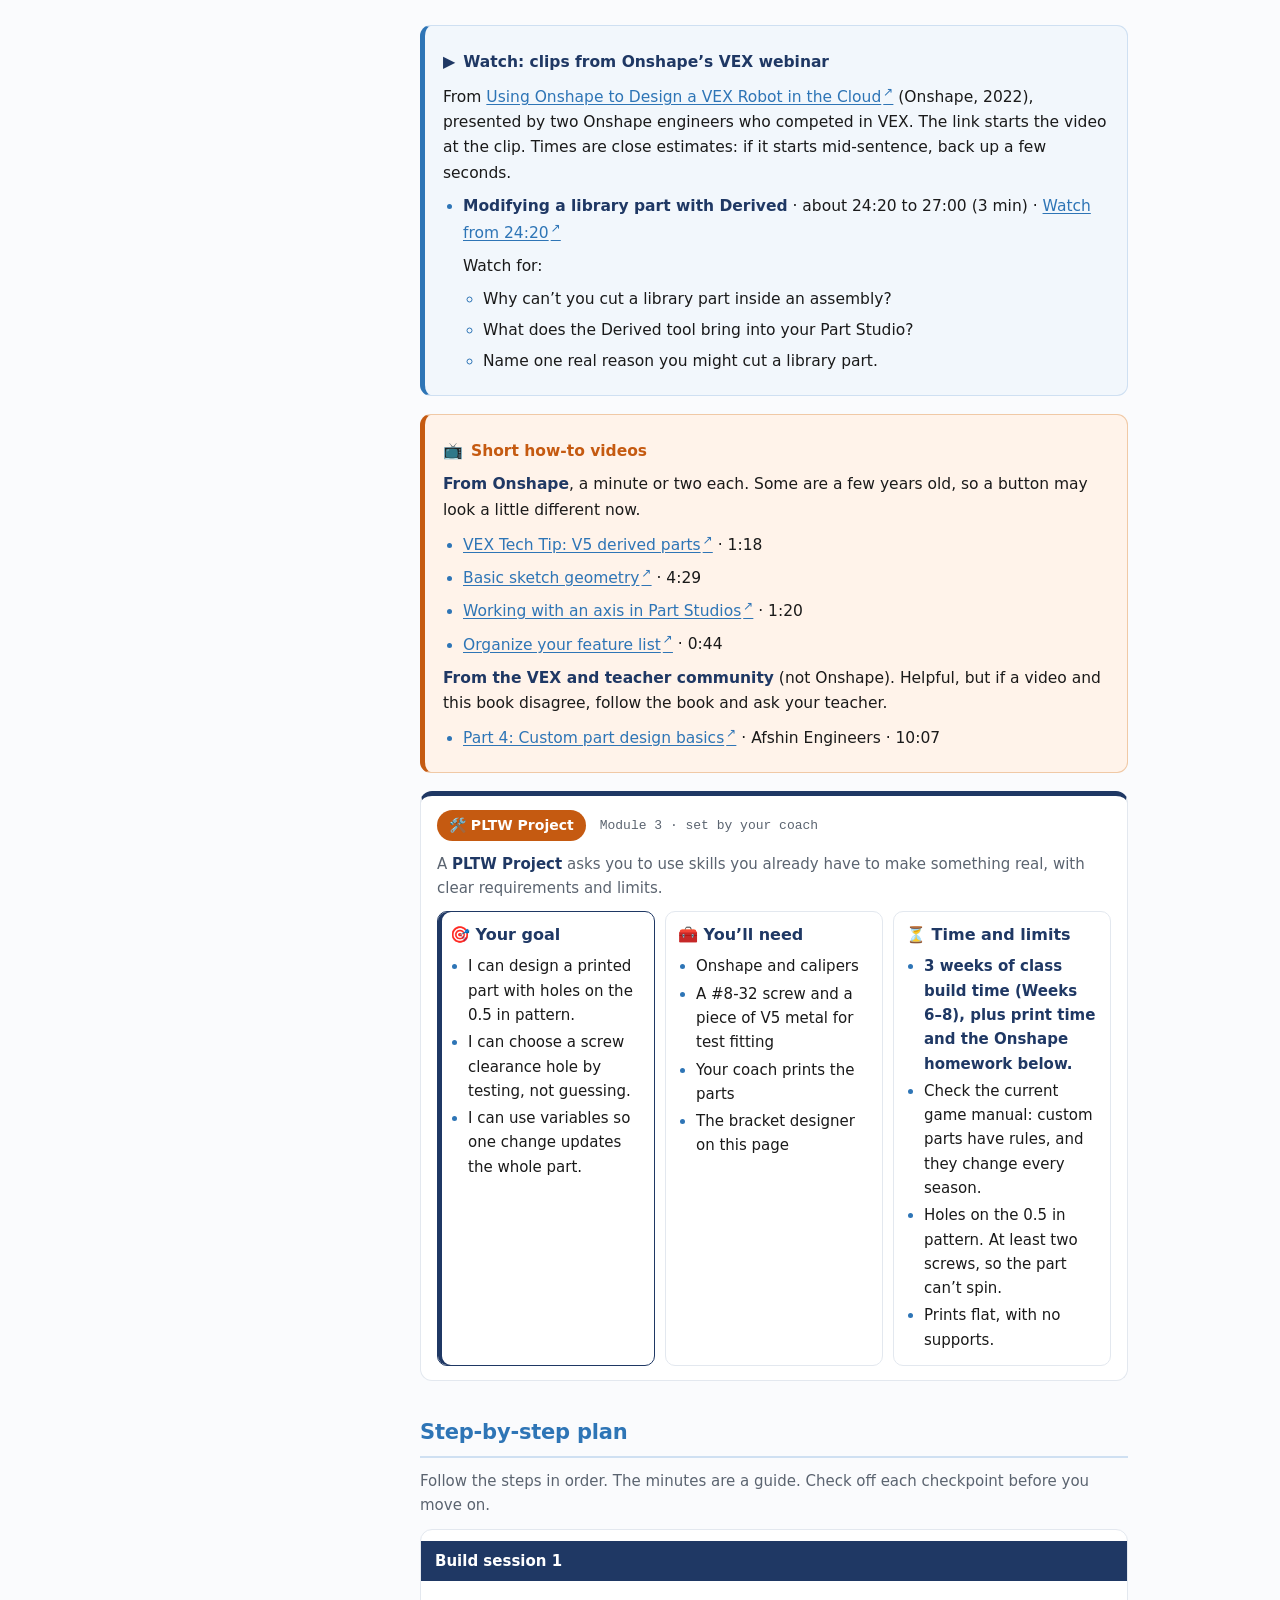
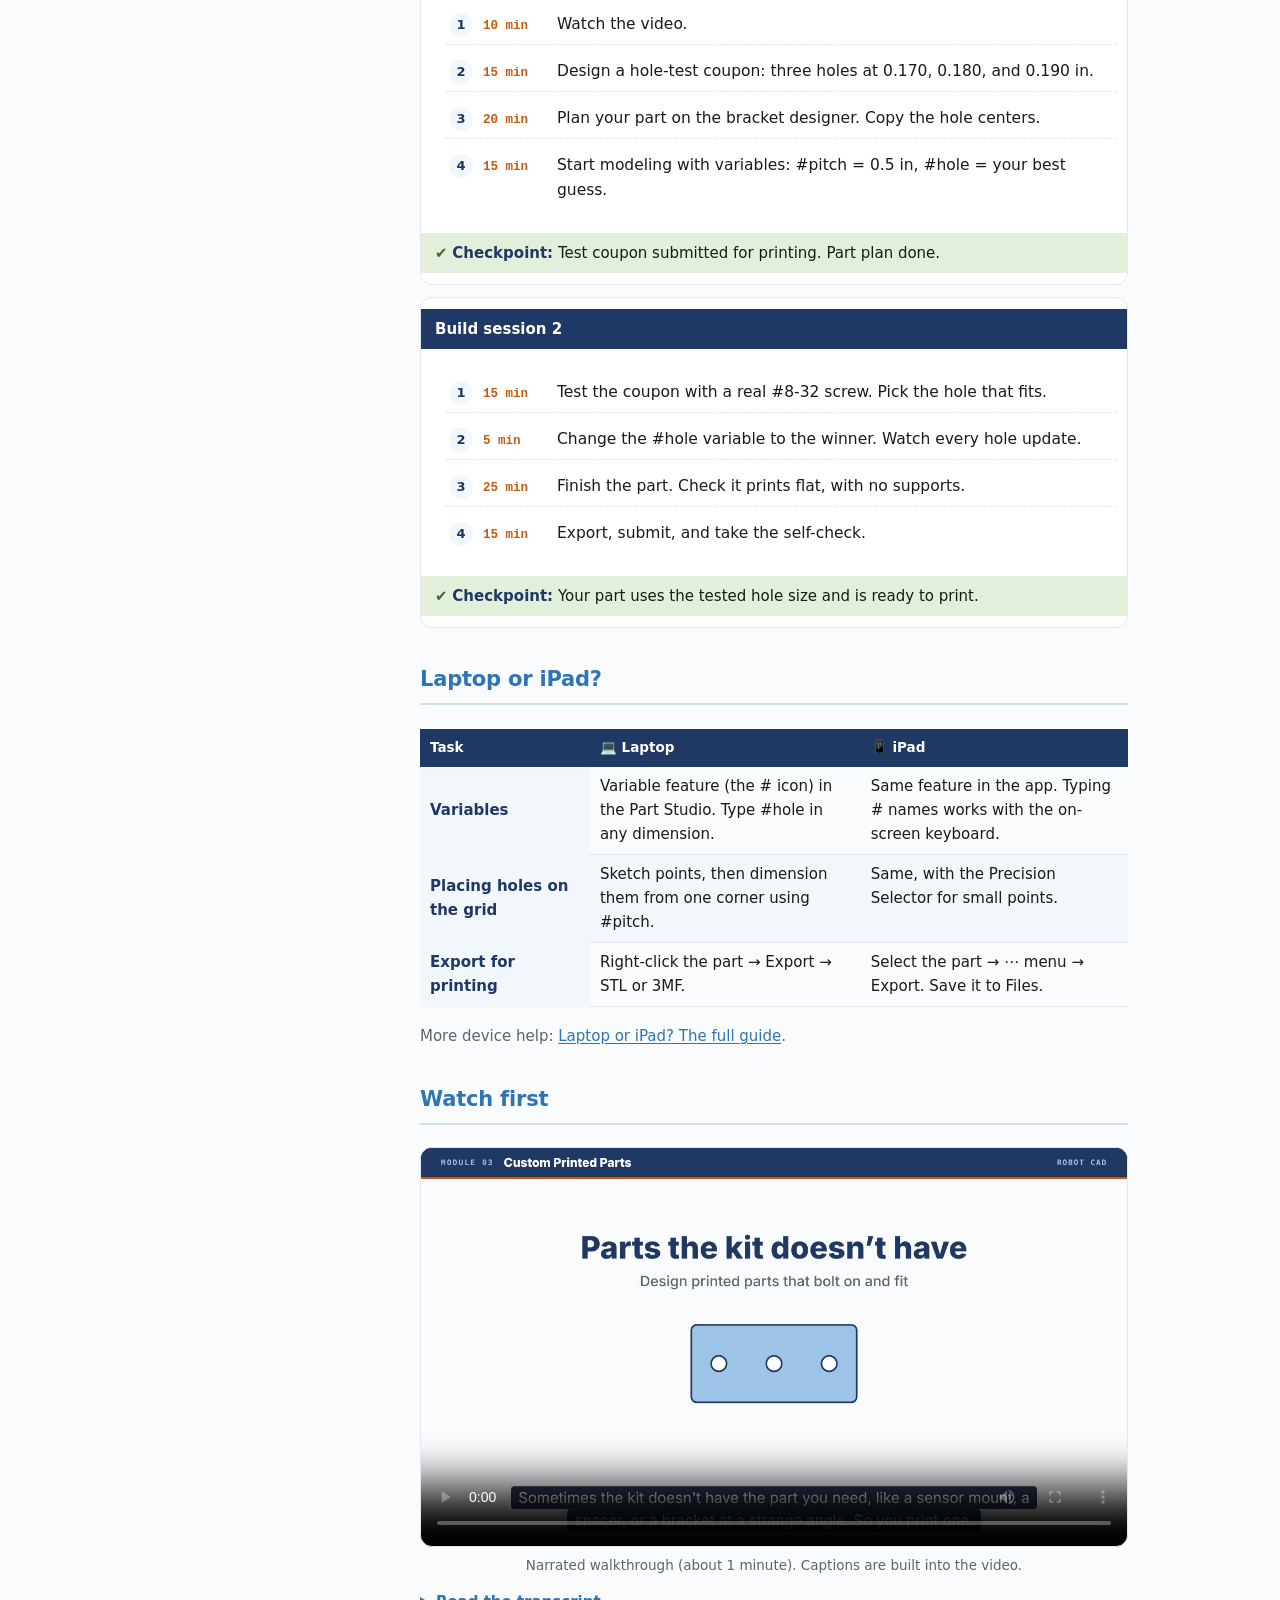
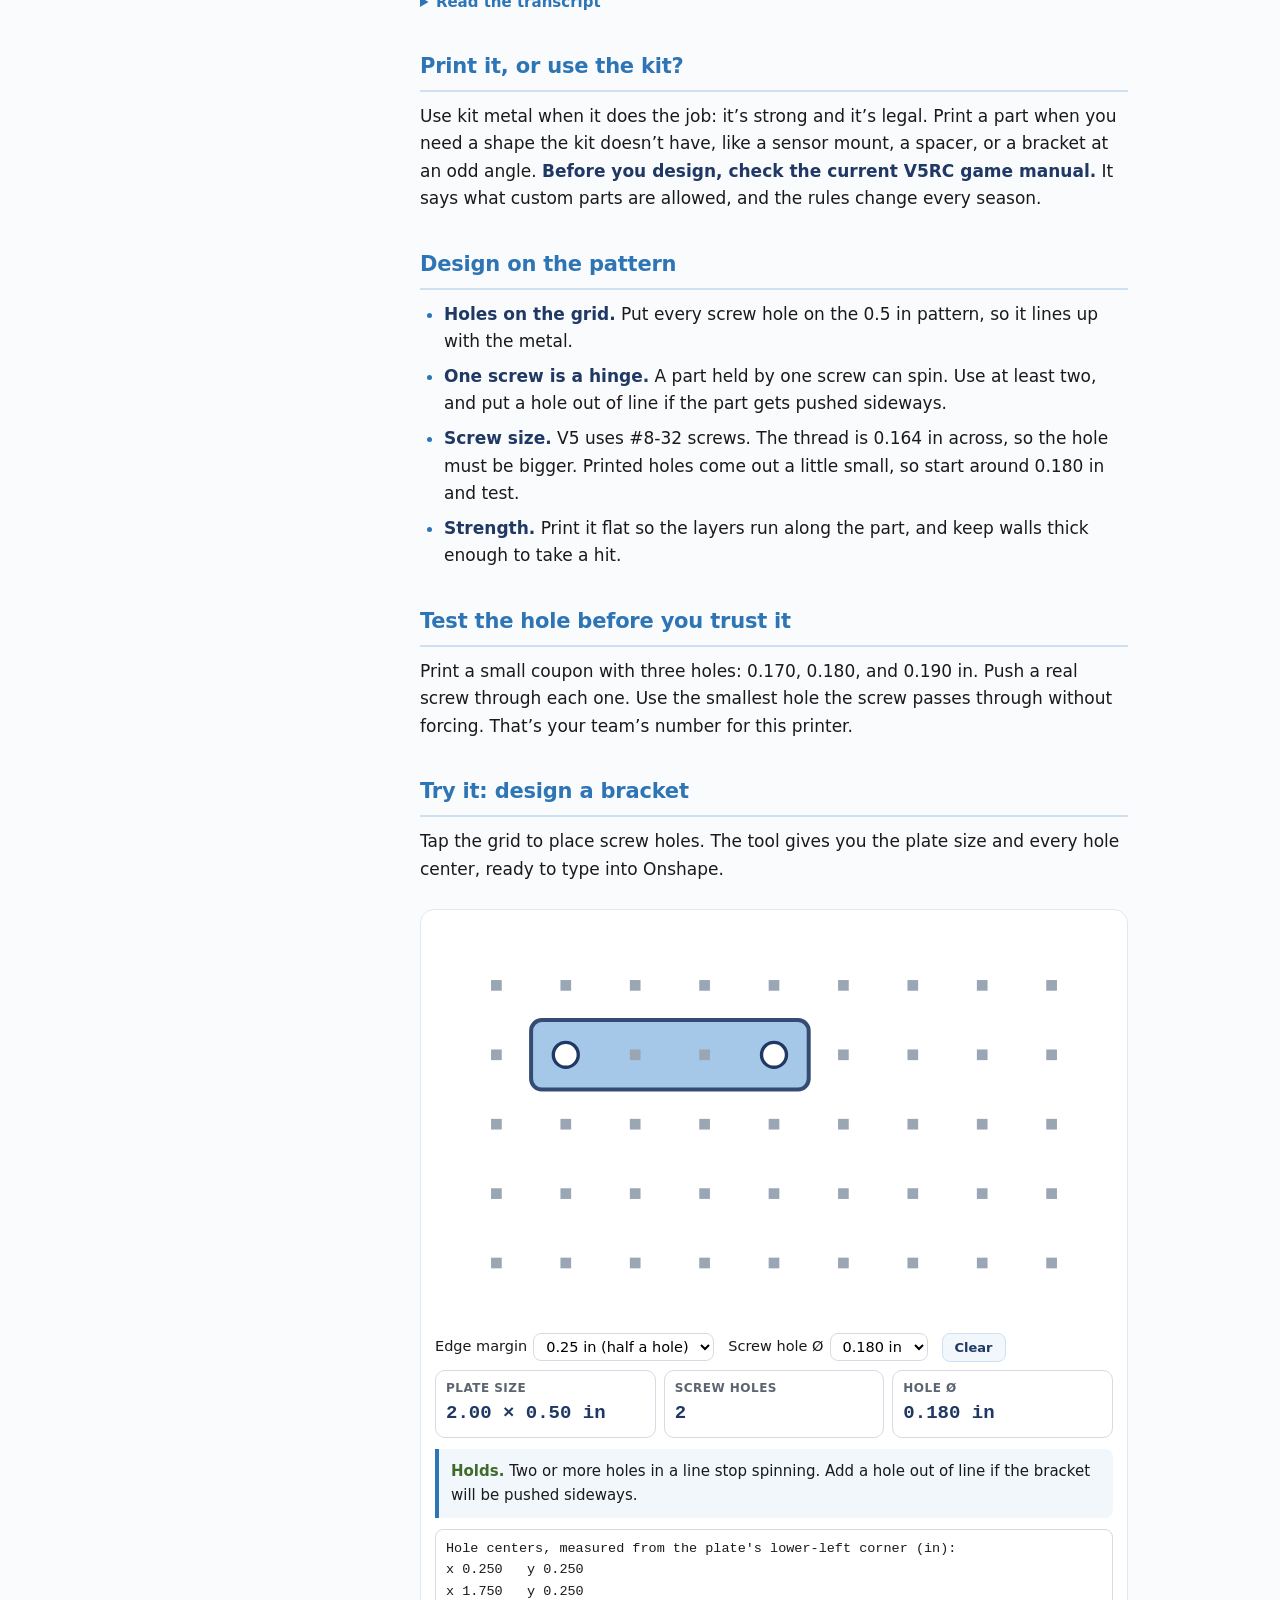
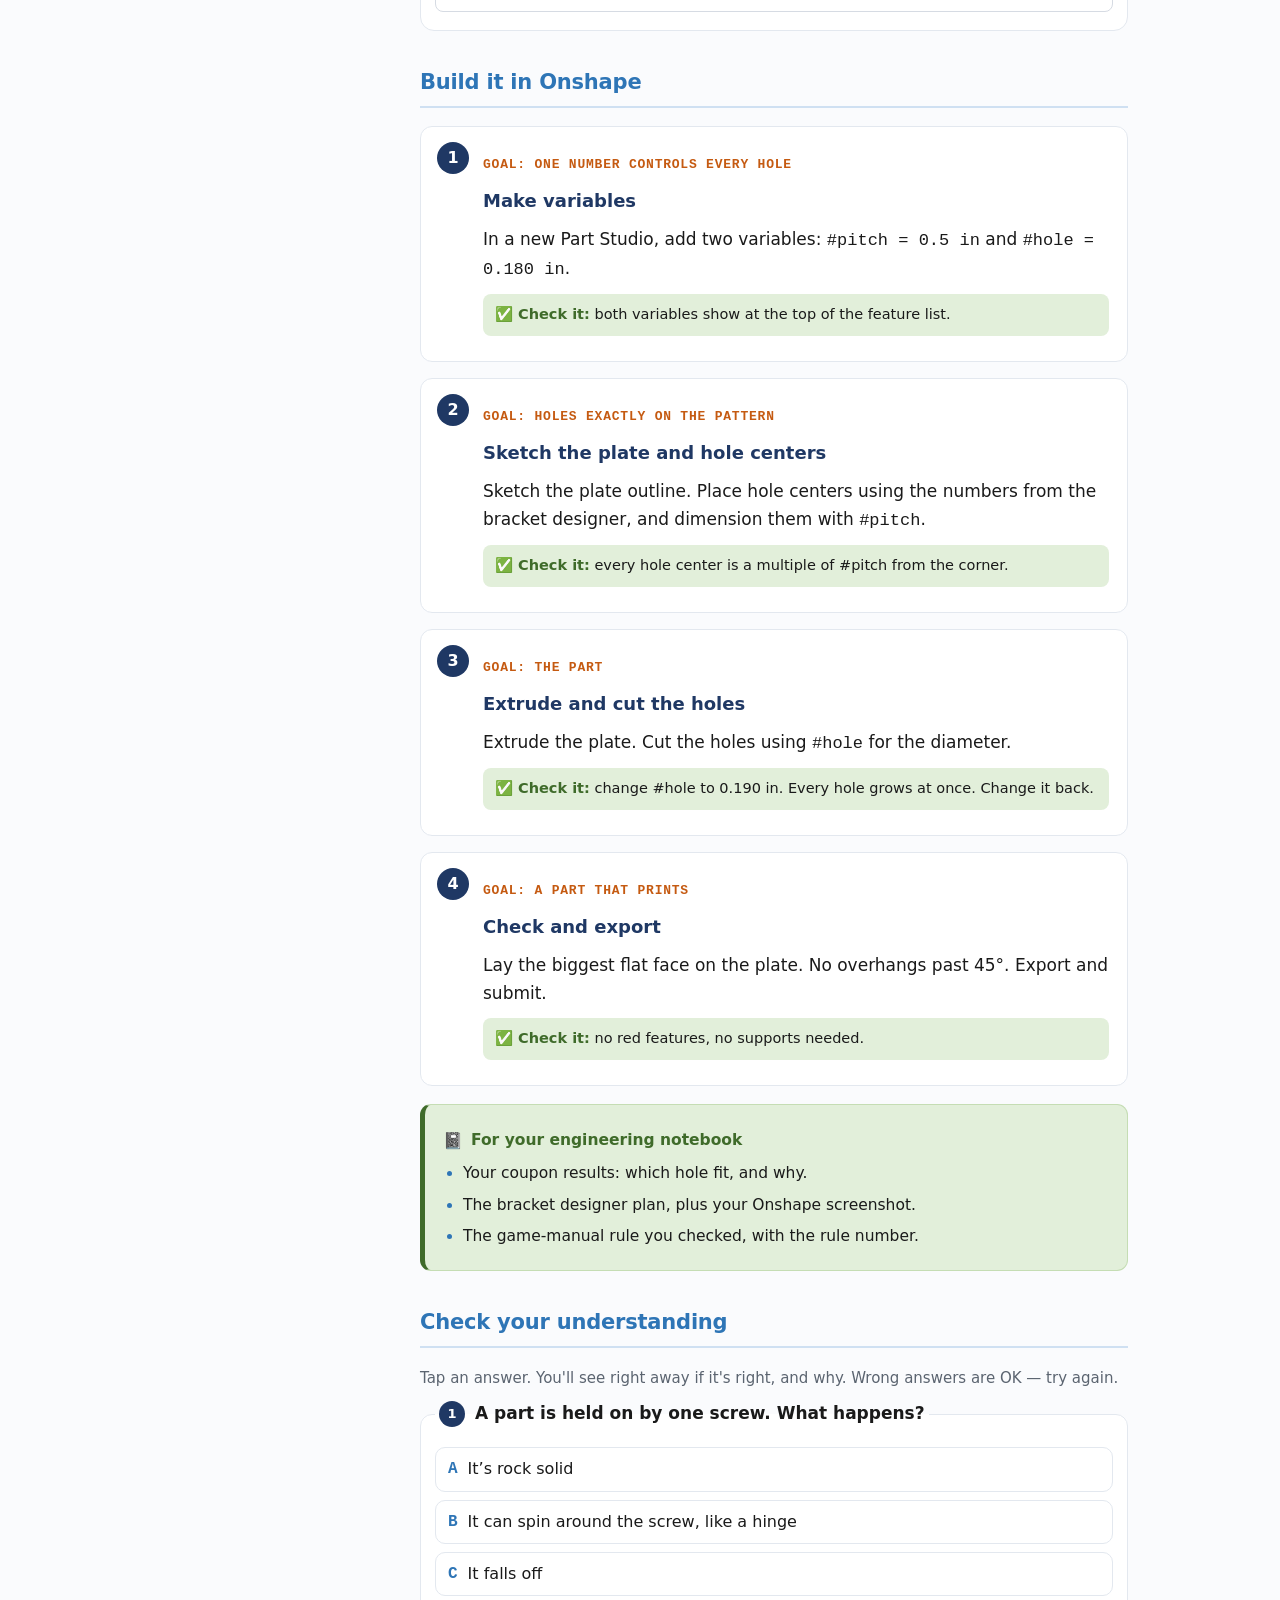
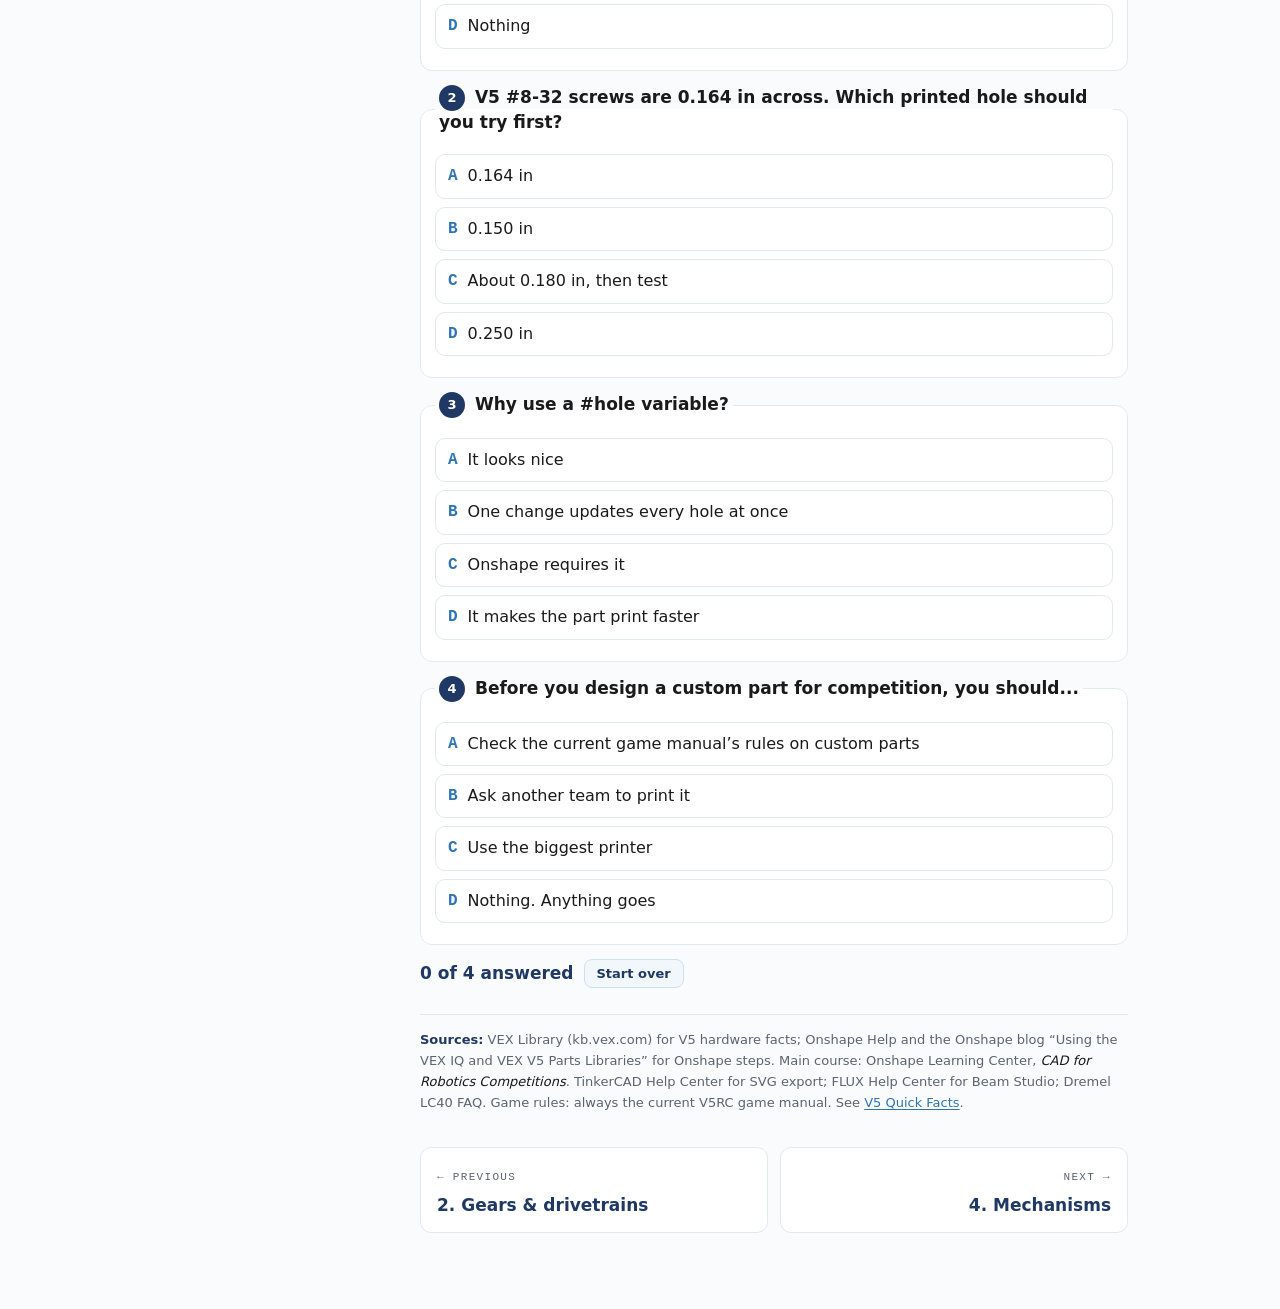
<file: docs/module-3.html>
<!doctype html>
<html lang="en"><head><meta charset="utf-8"><meta name="viewport" content="width=device-width, initial-scale=1">
<title>Module 3 · Custom Printed Parts — Robot CAD</title><link rel="stylesheet" href="styles.css"></head>
<body data-chapter="3">
<header class="topbar"><div class="topbar__in"><span class="topbar__mark">SPARTAN DESIGN · VEX V5</span><span class="topbar__title">Robot CAD</span>
<span class="topbar__school">Spartan Design Robotics · Team 2822</span><button class="menu-btn" id="menuBtn" aria-label="Toggle contents">Contents</button></div></header>
<div class="book"><nav class="toc" id="toc" aria-label="Table of contents"></nav>
<main class="main">
<div class="chead"><div class="chead__in"><div class="chead__num">03</div><div><p class="chead__eyebrow">Module 3 of 7</p><h1 class="chead__title">Custom Printed Parts</h1></div></div></div>
<div class="lede"><p>Sometimes the kit doesn’t have the part you need: a sensor mount, a spacer, or a bracket at a strange angle. This module teaches you to design printed parts that bolt onto V5 metal and fit the first time.</p></div>
<article class="prose wrap">
<div class="listen" data-src="media/rc2-printed-listen.mp3" data-min="3"></div>
<div class="card card--learn"><p class="card__title"><span class="ic">🎓</span> Homework · Weeks 6–8</p><p>Do these lessons at home, before that week’s build sessions. Class time is for applying them to our V5 robots. Full schedule: <a href="calendar.html">Semester calendar</a>.</p><ul><li><strong>Week 6:</strong> <a class="ext" href="https://learn.onshape.com/learn/article/cad-for-robotics-collaboration" target="_blank" rel="noopener">Collaboration</a> · Lesson 1: Getting Organized</li><li><strong>Week 7:</strong> <a class="ext" href="https://learn.onshape.com/learn/article/cad-for-robotics-creating-custom-components" target="_blank" rel="noopener">Creating Custom Components</a> · Lesson 2: Creating the Parts</li><li><strong>Week 8:</strong> <a class="ext" href="https://learn.onshape.com/learn/article/cad-for-robotics-creating-custom-components" target="_blank" rel="noopener">Creating Custom Components</a> · Lesson 3: Final Assembly</li><li><strong>Week 8:</strong> <a class="ext" href="https://learn.onshape.com/learn/article/cad-for-robotics-manufacturing" target="_blank" rel="noopener">Manufacturing</a> · Lesson 1: 3D Printing</li></ul><p><strong>When a lesson asks you to copy its Onshape document, use this one:</strong></p><ul><li>Collaboration: <a class="ext" href="https://cad.onshape.com/documents/178723c75cd3058166ce233a/w/1c809be0f61f8333cb372ec1/e/74b848b68084f08cd8cdf1d8" target="_blank" rel="noopener">lesson document</a></li><li>Creating Custom Components: <a class="ext" href="https://cad.onshape.com/documents/705cc740f4050dd34a5648de/w/5862201b00109d2cafa25dfc/e/d24434204b8500e2eaf40418" target="_blank" rel="noopener">lesson document</a></li><li>Manufacturing: <a class="ext" href="https://cad.onshape.com/documents/a56427ed51d033776d73ebe3/w/577da1c52961a3cdf7ee24db/e/d9dd58eacc3477d093ee6da2" target="_blank" rel="noopener">lesson document</a></li></ul><p class="cad-note">Sign in to the Onshape Learning Center with your school account so your progress saves.</p></div><div class="card card--tip"><p class="card__title"><span class="ic">💬</span> Build-session opener (5 minutes)</p><p>Start the week’s first build session by talking through these, from Onshape’s unit guides. If you can’t answer them, finish the homework first.</p><ul><li><strong>Getting Organized</strong><ul><li>What folders does our team need?</li><li>Who owns our team’s documents? (A team account is best.)</li></ul></li><li><strong>Creating the Parts</strong><ul><li>What other robot parts should we design in context?</li><li>What does a fully constrained sketch mean, and what color is it?</li></ul></li><li><strong>Final Assembly</strong><ul><li>What is a mate connector?</li><li>Why add the screws and nuts to the final assembly?</li><li>What’s the difference between a fastened mate and a revolute mate?</li></ul></li><li><strong>3D Printing</strong><ul><li>Prototype or competition part: which matters more, print speed or strength?</li><li>How big is our printer bed?</li></ul></li></ul></div><p><strong>Key terms:</strong> <abbr title="Lets others view, edit, or copy a document.">Share</abbr> · <abbr title="A snapshot or save point you create.">Version</abbr> · <abbr title="A separate workspace for trying a different design.">Branch</abbr> · <abbr title="An active, editable modeling space in a document.">Workspace</abbr> · <abbr title="Lines, curves, and points on a plane, with dimensions and constraints.">Sketch</abbr> · <abbr title="Fully controlled: it can’t change unless you change a number.">Constrained</abbr> · <abbr title="Sketch lines that guide other geometry but don’t make solids.">Construction</abbr> · <abbr title="A set length or angle in a sketch.">Dimension</abbr> · <abbr title="Turning a 3D model into printer instructions.">Slicing</abbr> · <abbr title="A common 3D file of a part’s shape.">STL</abbr> · <abbr title="The width of material a laser burns away.">Kerf</abbr> · <abbr title="A common 2D vector file for laser and CNC cutting.">DXF</abbr>. See the <a href="glossary.html">Onshape glossary</a>.</p><details class="transcript"><summary>Stuck? Extra Onshape Learning Center courses</summary><ul><li><a class="ext" href="https://learn.onshape.com/courses/fundamentals-branching-and-merging" target="_blank" rel="noopener">Branching and Merging</a></li><li><a class="ext" href="https://learn.onshape.com/courses/fundamentals-document-history-and-versions" target="_blank" rel="noopener">Document History and Versions</a></li><li><a class="ext" href="https://learn.onshape.com/courses/fundamentals-document-management" target="_blank" rel="noopener">Document Management</a></li><li><a class="ext" href="https://learn.onshape.com/courses/introduction-to-part-design" target="_blank" rel="noopener">Introduction to Part Design</a></li><li><a class="ext" href="https://learn.onshape.com/courses/managed-in-context-design" target="_blank" rel="noopener">Managed In-Context Design</a></li><li><a class="ext" href="https://learn.onshape.com/courses/designing-for-digital-fabrication-in-onshape" target="_blank" rel="noopener">Designing for Digital Fabrication in Onshape</a></li></ul></details>
<div class="card card--learn"><p class="card__title"><span class="ic">▶</span> Watch: clips from Onshape’s VEX webinar</p><p>From <a class="ext" href="https://www.onshape.com/en/resource-center/videos/using-onshape-to-design-a-vex-robot-in-the-cloud" target="_blank" rel="noopener">Using Onshape to Design a VEX Robot in the Cloud</a> (Onshape, 2022), presented by two Onshape engineers who competed in VEX. The link starts the video at the clip. Times are close estimates: if it starts mid-sentence, back up a few seconds.</p><ul><li><p><strong>Modifying a library part with Derived</strong> · about 24:20 to 27:00 (3 min) · <a class="ext" href="https://www.onshape.com/en/resource-center/videos/using-onshape-to-design-a-vex-robot-in-the-cloud?wtime=24m20s" target="_blank" rel="noopener">Watch from 24:20</a></p><p class="cad-note">Watch for:</p><ul><li>Why can’t you cut a library part inside an assembly?</li><li>What does the Derived tool bring into your Part Studio?</li><li>Name one real reason you might cut a library part.</li></ul></li></ul></div>
<div class="card card--tip"><p class="card__title"><span class="ic">📺</span> Short how-to videos</p><p><strong>From Onshape</strong>, a minute or two each. Some are a few years old, so a button may look a little different now.</p><ul><li><a class="ext" href="https://www.youtube.com/watch?v=uvsL0axJ_vQ" target="_blank" rel="noopener">VEX Tech Tip: V5 derived parts</a> · 1:18</li><li><a class="ext" href="https://www.youtube.com/watch?v=xvn9hD7KMVs" target="_blank" rel="noopener">Basic sketch geometry</a> · 4:29</li><li><a class="ext" href="https://www.youtube.com/watch?v=KZDr6FmIfA8" target="_blank" rel="noopener">Working with an axis in Part Studios</a> · 1:20</li><li><a class="ext" href="https://www.youtube.com/watch?v=Pz96dBU3js0" target="_blank" rel="noopener">Organize your feature list</a> · 0:44</li></ul><p><strong>From the VEX and teacher community</strong> (not Onshape). Helpful, but if a video and this book disagree, follow the book and ask your teacher.</p><ul><li><a class="ext" href="https://www.youtube.com/watch?v=bJO3ie2uGbY" target="_blank" rel="noopener">Part 4: Custom part design basics</a> · Afshin Engineers · 10:07</li></ul></div>


      <section class="mission" aria-label="Mission card">
        <div class="mission__head"><span class="apb apb--project">🛠️ PLTW Project</span><span class="mission__when">Module 3 · set by your coach</span></div>
        <p class="mission__apb">A <strong>PLTW Project</strong> asks you to use skills you already have to make something real, with clear requirements and limits.</p>
        <div class="mission__grid">
          <div class="mission__box mission__box--goal"><h3>🎯 Your goal</h3><ul><li>I can design a printed part with holes on the 0.5 in pattern.</li><li>I can choose a screw clearance hole by testing, not guessing.</li><li>I can use variables so one change updates the whole part.</li></ul></div>
          <div class="mission__box"><h3>🧰 You’ll need</h3><ul><li>Onshape and calipers</li><li>A #8-32 screw and a piece of V5 metal for test fitting</li><li>Your coach prints the parts</li><li>The bracket designer on this page</li></ul></div>
          <div class="mission__box"><h3>⏳ Time and limits</h3><ul><li><strong>3 weeks of class build time (Weeks 6–8), plus print time and the Onshape homework below.</strong></li><li>Check the current game manual: custom parts have rules, and they change every season.</li><li>Holes on the 0.5 in pattern. At least two screws, so the part can’t spin.</li><li>Prints flat, with no supports.</li></ul></div>
        </div>
      </section>
      <h2>Step-by-step plan</h2>
      <p class="plan__intro">Follow the steps in order. The minutes are a guide. Check off each checkpoint before you move on.</p>
      <div class="plan">
        <div class="session"><p class="session__head">Build session 1</p><ol class="steps"><li><span class="steps__min">10 min</span><span>Watch the video.</span></li><li><span class="steps__min">15 min</span><span>Design a hole-test coupon: three holes at 0.170, 0.180, and 0.190 in.</span></li><li><span class="steps__min">20 min</span><span>Plan your part on the bracket designer. Copy the hole centers.</span></li><li><span class="steps__min">15 min</span><span>Start modeling with variables: #pitch = 0.5 in, #hole = your best guess.</span></li></ol><p class="checkpoint"><span aria-hidden="true">✔</span> <strong>Checkpoint:</strong> Test coupon submitted for printing. Part plan done.</p></div>
        <div class="session"><p class="session__head">Build session 2</p><ol class="steps"><li><span class="steps__min">15 min</span><span>Test the coupon with a real #8-32 screw. Pick the hole that fits.</span></li><li><span class="steps__min">5 min</span><span>Change the #hole variable to the winner. Watch every hole update.</span></li><li><span class="steps__min">25 min</span><span>Finish the part. Check it prints flat, with no supports.</span></li><li><span class="steps__min">15 min</span><span>Export, submit, and take the self-check.</span></li></ol><p class="checkpoint"><span aria-hidden="true">✔</span> <strong>Checkpoint:</strong> Your part uses the tested hole size and is ready to print.</p></div>
      </div>
      <h2>Laptop or iPad?</h2>
      <div class="tablewrap"><table class="dtable devtable"><thead><tr><th>Task</th><th>💻 Laptop</th><th>📱 iPad</th></tr></thead><tbody><tr><th scope="row">Variables</th><td>Variable feature (the # icon) in the Part Studio. Type #hole in any dimension.</td><td>Same feature in the app. Typing # names works with the on-screen keyboard.</td></tr><tr><th scope="row">Placing holes on the grid</th><td>Sketch points, then dimension them from one corner using #pitch.</td><td>Same, with the Precision Selector for small points.</td></tr><tr><th scope="row">Export for printing</th><td>Right-click the part → Export → STL or 3MF.</td><td>Select the part → ⋯ menu → Export. Save it to Files.</td></tr></tbody></table></div>
      <p class="plan__more">More device help: <a href="devices.html">Laptop or iPad? The full guide</a>.</p>

<h2>Watch first</h2><figure class="video"><video controls preload="metadata" playsinline poster="media/rc2-printed-poster.jpg" aria-label="Narrated walkthrough of Custom Printed Parts, with captions on screen"><source src="media/rc2-printed.mp4" type="video/mp4">Your browser can't play this video. <a href="media/rc2-printed.mp4">Download it here</a>.</video><figcaption>Narrated walkthrough (about 1 minute). Captions are built into the video.</figcaption></figure><details class="transcript"><summary>Read the transcript</summary><p>Every drivetrain, lift, and intake trades speed for strength. Gear ratios turn that trade into numbers. VEX writes a gear ratio as driven to driving: output teeth over input teeth. A twelve tooth gear on the motor, driving a sixty tooth gear, is sixty to twelve. That's five to one. The output turns five times slower, with five times the torque. The motor's cartridge sets the starting speed: red is one hundred RPM, green is two hundred, and blue is six hundred. Red for torque, green for drivetrains, and blue for speed. To get robot speed, multiply RPM by pi and the wheel diameter, then divide by sixty. Two hundred RPM on a three and a quarter inch wheel is about thirty-four inches per second. But faster isn't always better. Less torque makes a robot harder to control. In Onshape, give each gear a revolute mate. Then add a gear relation, so turning one turns the other. Zoom in and check the mesh: the teeth should touch, without overlapping.</p></details>

<h2>Print it, or use the kit?</h2>
<p>Use kit metal when it does the job: it’s strong and it’s legal. Print a part when you need a shape the kit doesn’t have, like a sensor mount, a spacer, or a bracket at an odd angle. <strong>Before you design, check the current V5RC game manual.</strong> It says what custom parts are allowed, and the rules change every season.</p>
<h2>Design on the pattern</h2>
<ul><li><strong>Holes on the grid.</strong> Put every screw hole on the 0.5 in pattern, so it lines up with the metal.</li>
<li><strong>One screw is a hinge.</strong> A part held by one screw can spin. Use at least two, and put a hole out of line if the part gets pushed sideways.</li>
<li><strong>Screw size.</strong> V5 uses #8-32 screws. The thread is 0.164 in across, so the hole must be bigger. Printed holes come out a little small, so start around 0.180 in and test.</li>
<li><strong>Strength.</strong> Print it flat so the layers run along the part, and keep walls thick enough to take a hit.</li></ul>
<h2>Test the hole before you trust it</h2>
<p>Print a small coupon with three holes: 0.170, 0.180, and 0.190 in. Push a real screw through each one. Use the smallest hole the screw passes through without forcing. That’s your team’s number for this printer.</p>
<h2>Try it: design a bracket</h2>
<p>Tap the grid to place screw holes. The tool gives you the plate size and every hole center, ready to type into Onshape.</p>
<div class="sim bracketsim"></div>
<h2>Build it in Onshape</h2><div class="tut"><div class="tut__step"><p class="tut__goal">Goal: one number controls every hole</p><h3>Make variables</h3><p>In a new Part Studio, add two variables: <code>#pitch = 0.5 in</code> and <code>#hole = 0.180 in</code>.</p><p class="tut__check"><strong>✅ Check it:</strong> both variables show at the top of the feature list.</p></div><div class="tut__step"><p class="tut__goal">Goal: holes exactly on the pattern</p><h3>Sketch the plate and hole centers</h3><p>Sketch the plate outline. Place hole centers using the numbers from the bracket designer, and dimension them with <code>#pitch</code>.</p><p class="tut__check"><strong>✅ Check it:</strong> every hole center is a multiple of #pitch from the corner.</p></div><div class="tut__step"><p class="tut__goal">Goal: the part</p><h3>Extrude and cut the holes</h3><p>Extrude the plate. Cut the holes using <code>#hole</code> for the diameter.</p><p class="tut__check"><strong>✅ Check it:</strong> change #hole to 0.190 in. Every hole grows at once. Change it back.</p></div><div class="tut__step"><p class="tut__goal">Goal: a part that prints</p><h3>Check and export</h3><p>Lay the biggest flat face on the plate. No overhangs past 45°. Export and submit.</p><p class="tut__check"><strong>✅ Check it:</strong> no red features, no supports needed.</p></div></div><div class="card card--note"><p class="card__title"><span class="ic">📓</span> For your engineering notebook</p><ul><li>Your coupon results: which hole fit, and why.</li><li>The bracket designer plan, plus your Onshape screenshot.</li><li>The game-manual rule you checked, with the rule number.</li></ul></div>
<h2>Check your understanding</h2>
<div class="quiz"><script type="application/json">[{"q": "A part is held on by one screw. What happens?", "options": ["It’s rock solid", "It can spin around the screw, like a hinge", "It falls off", "Nothing"], "answer": 1, "why": "One screw is a pivot. Two or more stop the spin.", "hint": "Think about a door hinge."}, {"q": "V5 #8-32 screws are 0.164 in across. Which printed hole should you try first?", "options": ["0.164 in", "0.150 in", "About 0.180 in, then test", "0.250 in"], "answer": 2, "why": "Printed holes come out small, so start bigger than the screw and test with a coupon.", "hint": "Hole = screw + clearance."}, {"q": "Why use a #hole variable?", "options": ["It looks nice", "One change updates every hole at once", "Onshape requires it", "It makes the part print faster"], "answer": 1, "why": "Variables let you change one number, like your tested hole size, everywhere at once.", "hint": "Try changing it in the tutorial."}, {"q": "Before you design a custom part for competition, you should...", "options": ["Check the current game manual’s rules on custom parts", "Ask another team to print it", "Use the biggest printer", "Nothing. Anything goes"], "answer": 0, "why": "Custom-part rules change every season. Check the current manual and note the rule in your notebook.", "hint": "Rules change each season."}]</script></div>
<p class="sources"><strong>Sources:</strong> VEX Library (kb.vex.com) for V5 hardware facts; Onshape Help and the Onshape blog “Using the VEX IQ and VEX V5 Parts Libraries” for Onshape steps. Main course: Onshape Learning Center, <em>CAD for Robotics Competitions</em>. TinkerCAD Help Center for SVG export; FLUX Help Center for Beam Studio; Dremel LC40 FAQ. Game rules: always the current V5RC game manual. See <a href="v5-facts.html">V5 Quick Facts</a>.</p>
</article>
<nav class="pager" id="pager" aria-label="Chapter navigation"></nav>
</main></div>
<script src="nav.js"></script>
<script src="learn.js"></script>
<script src="robotcad.js"></script>
</body></html>
</file>
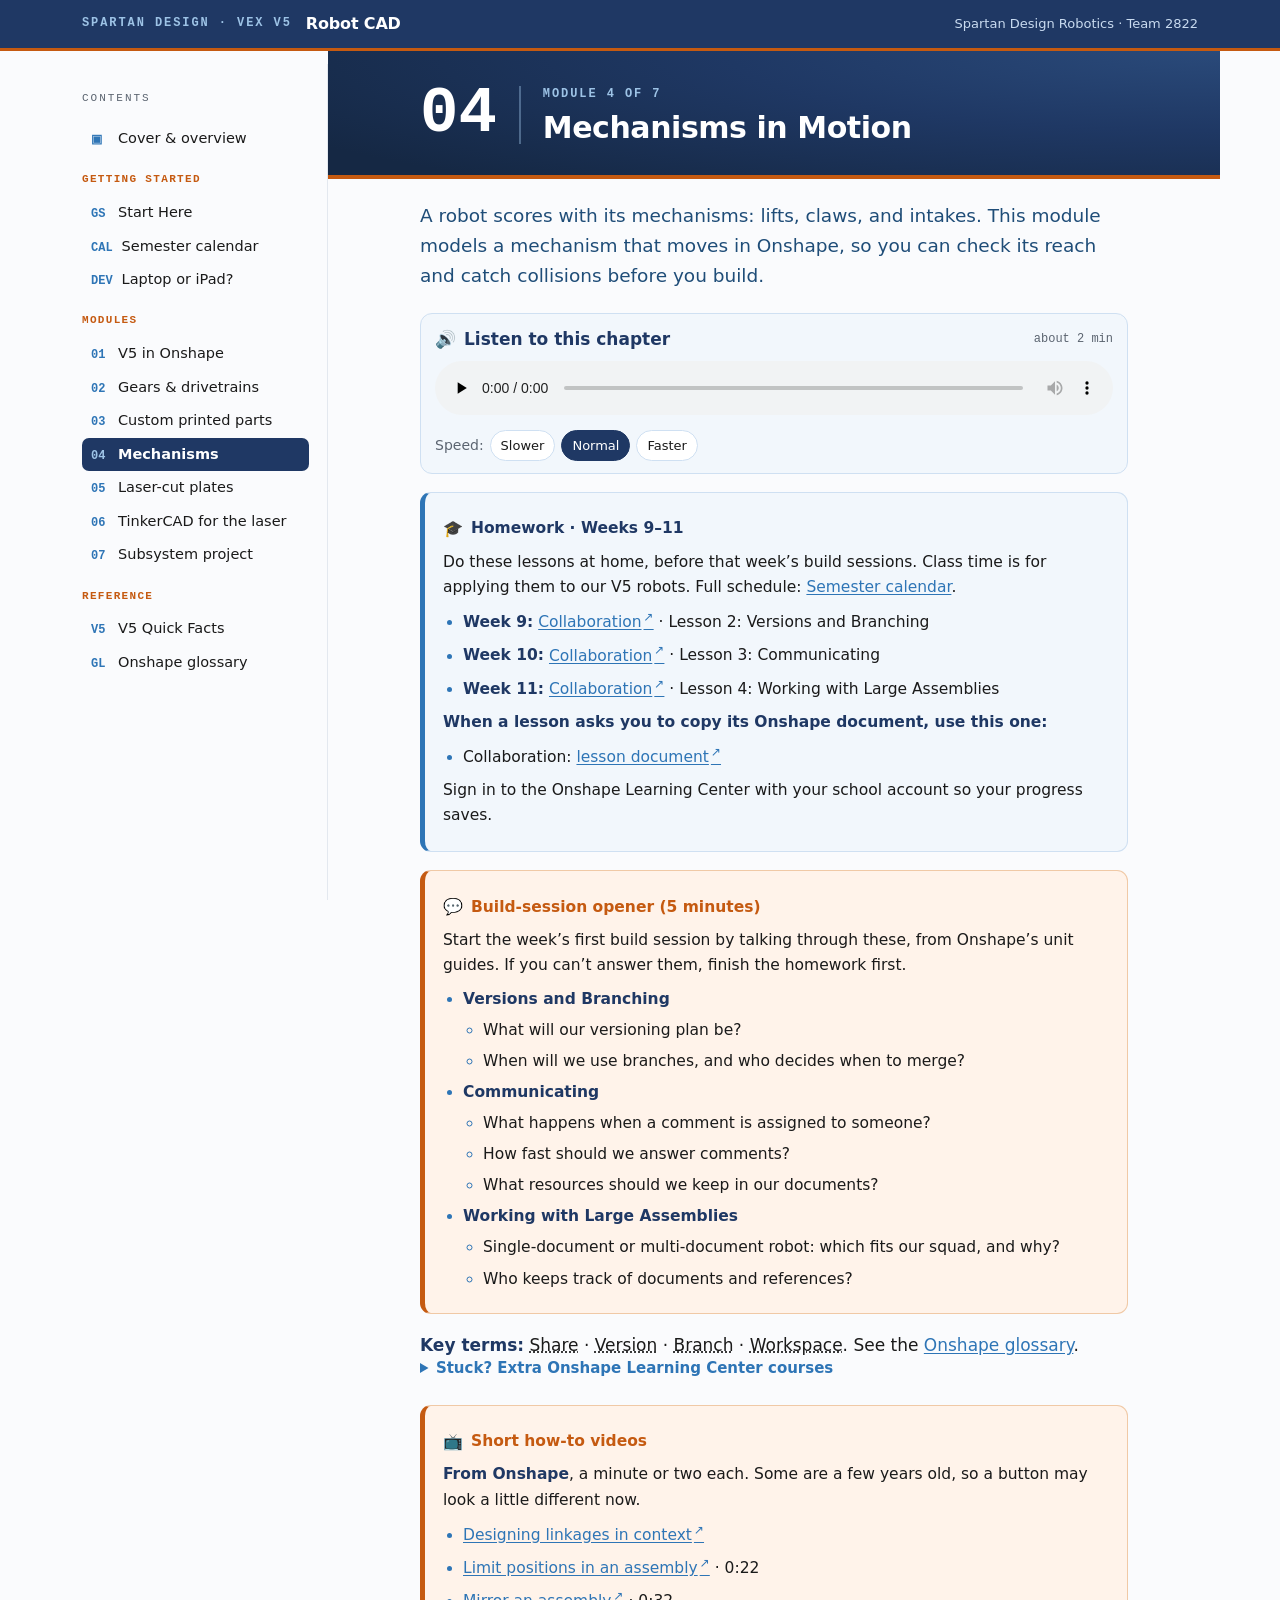
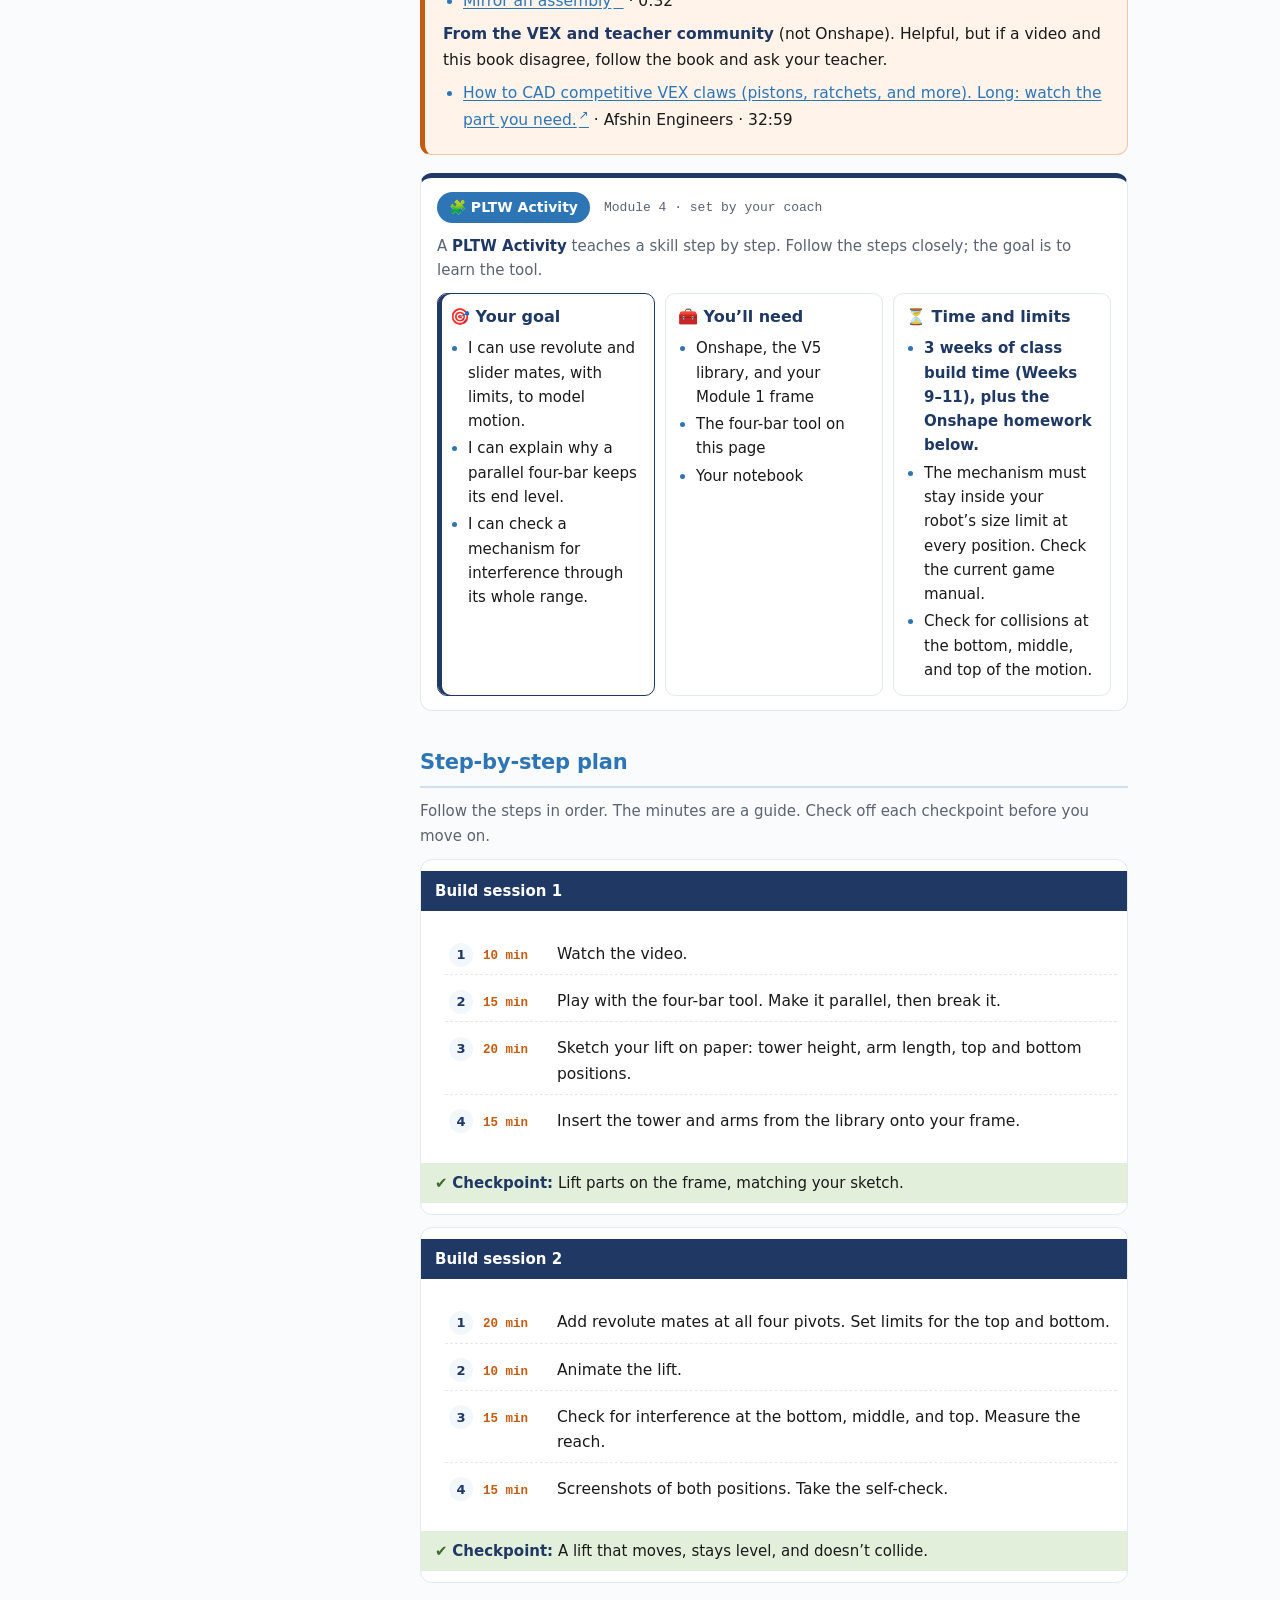
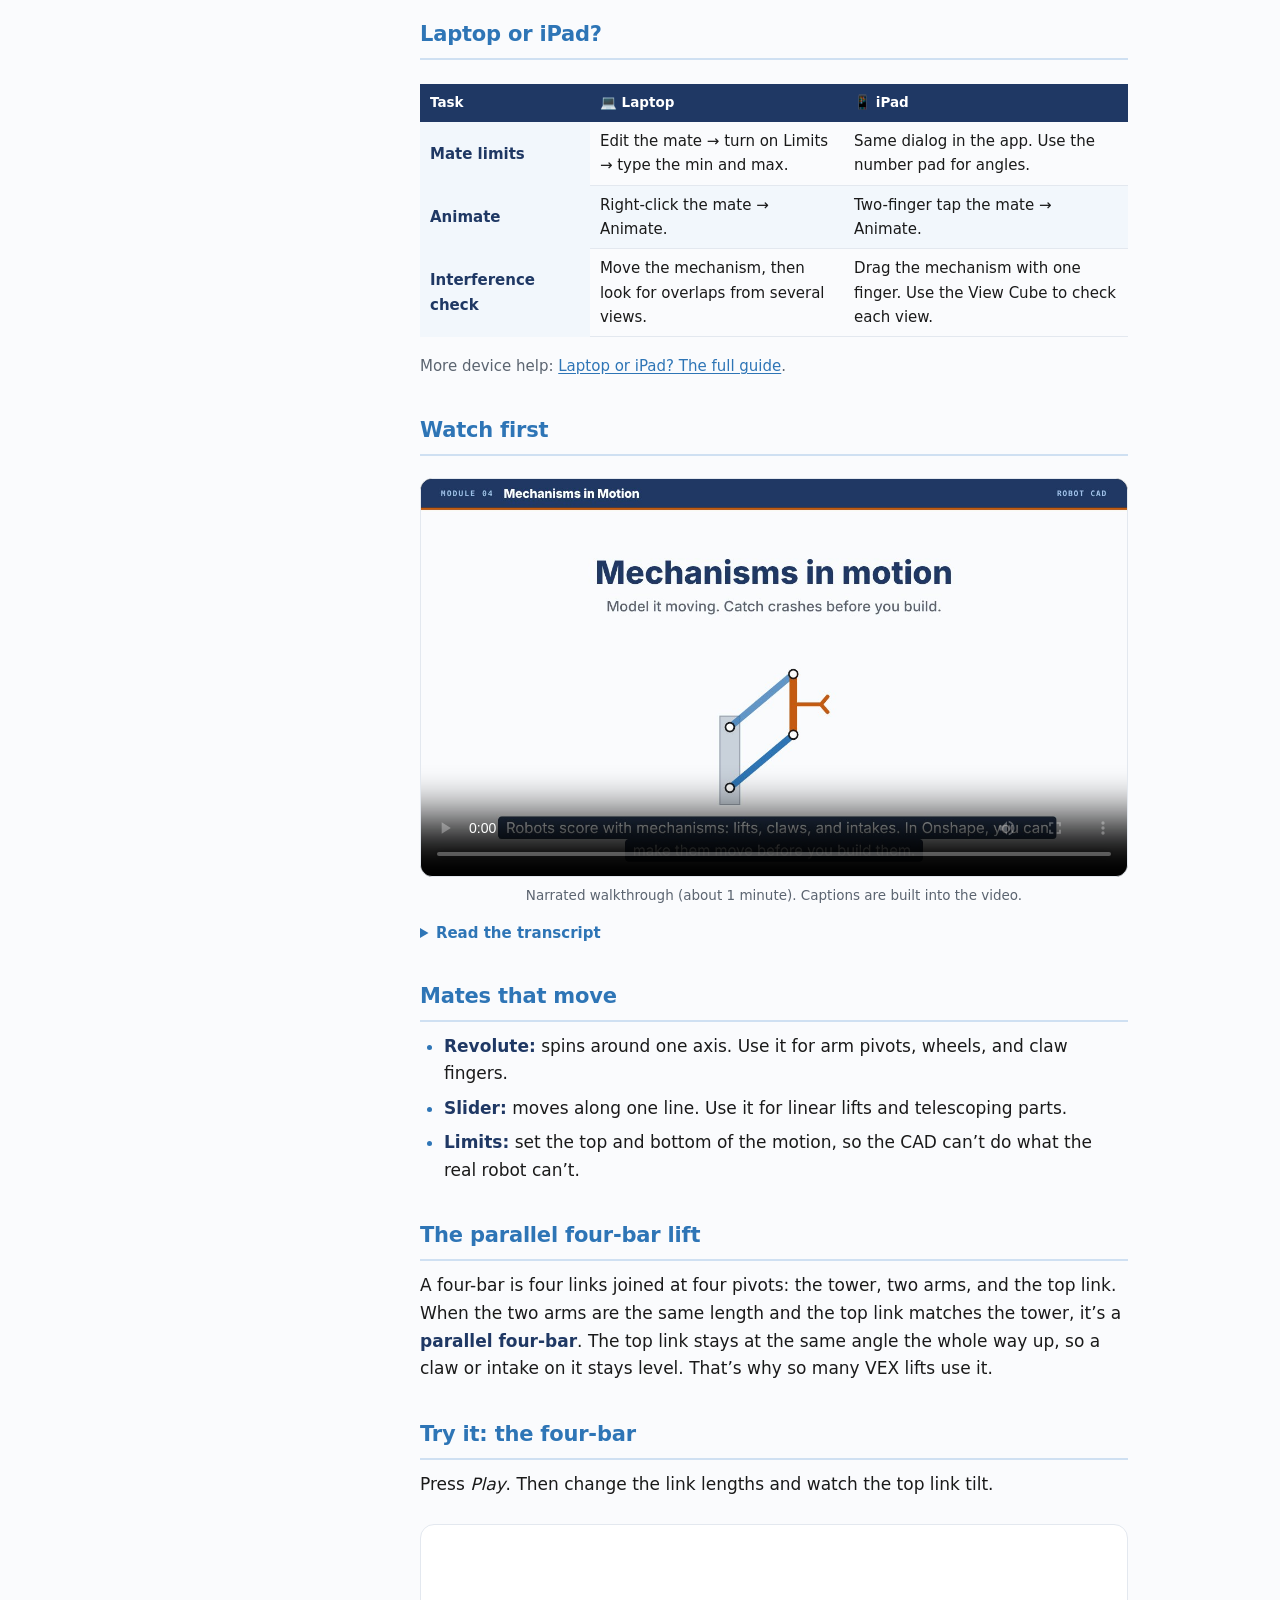
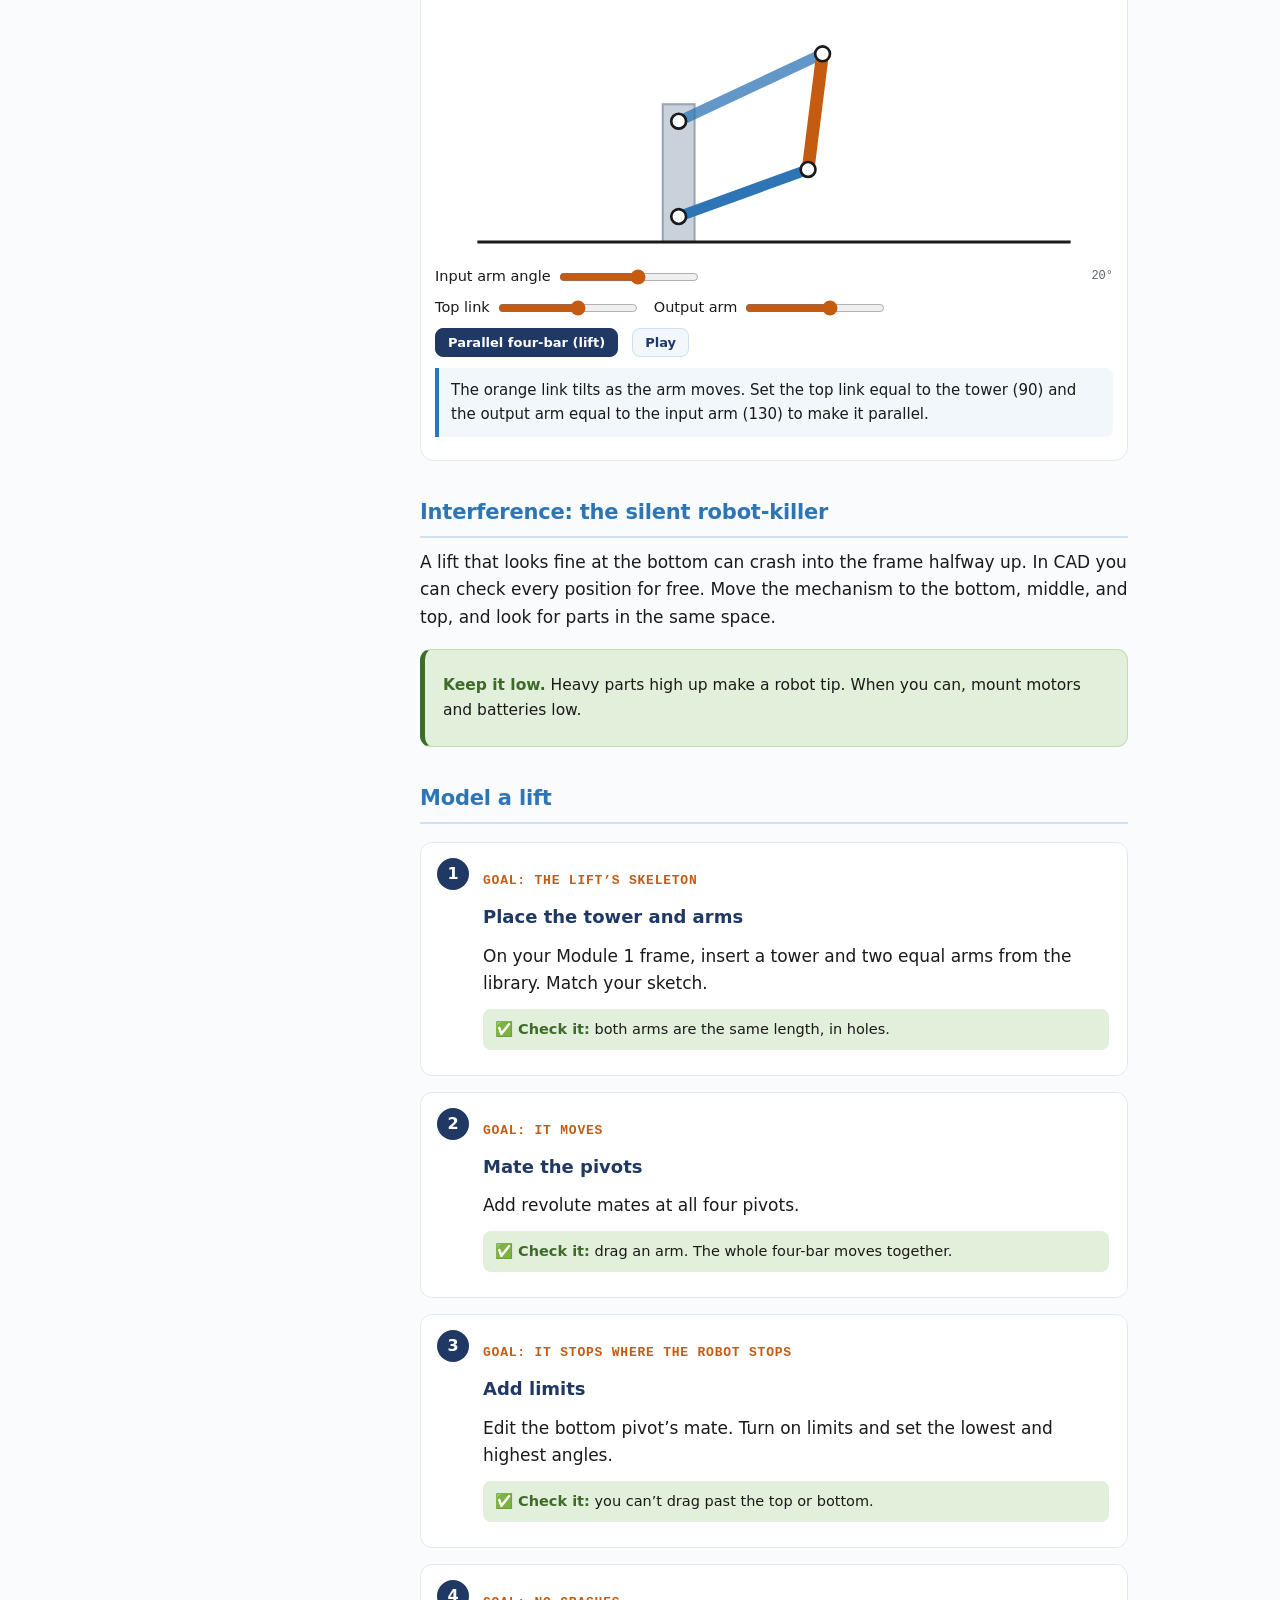
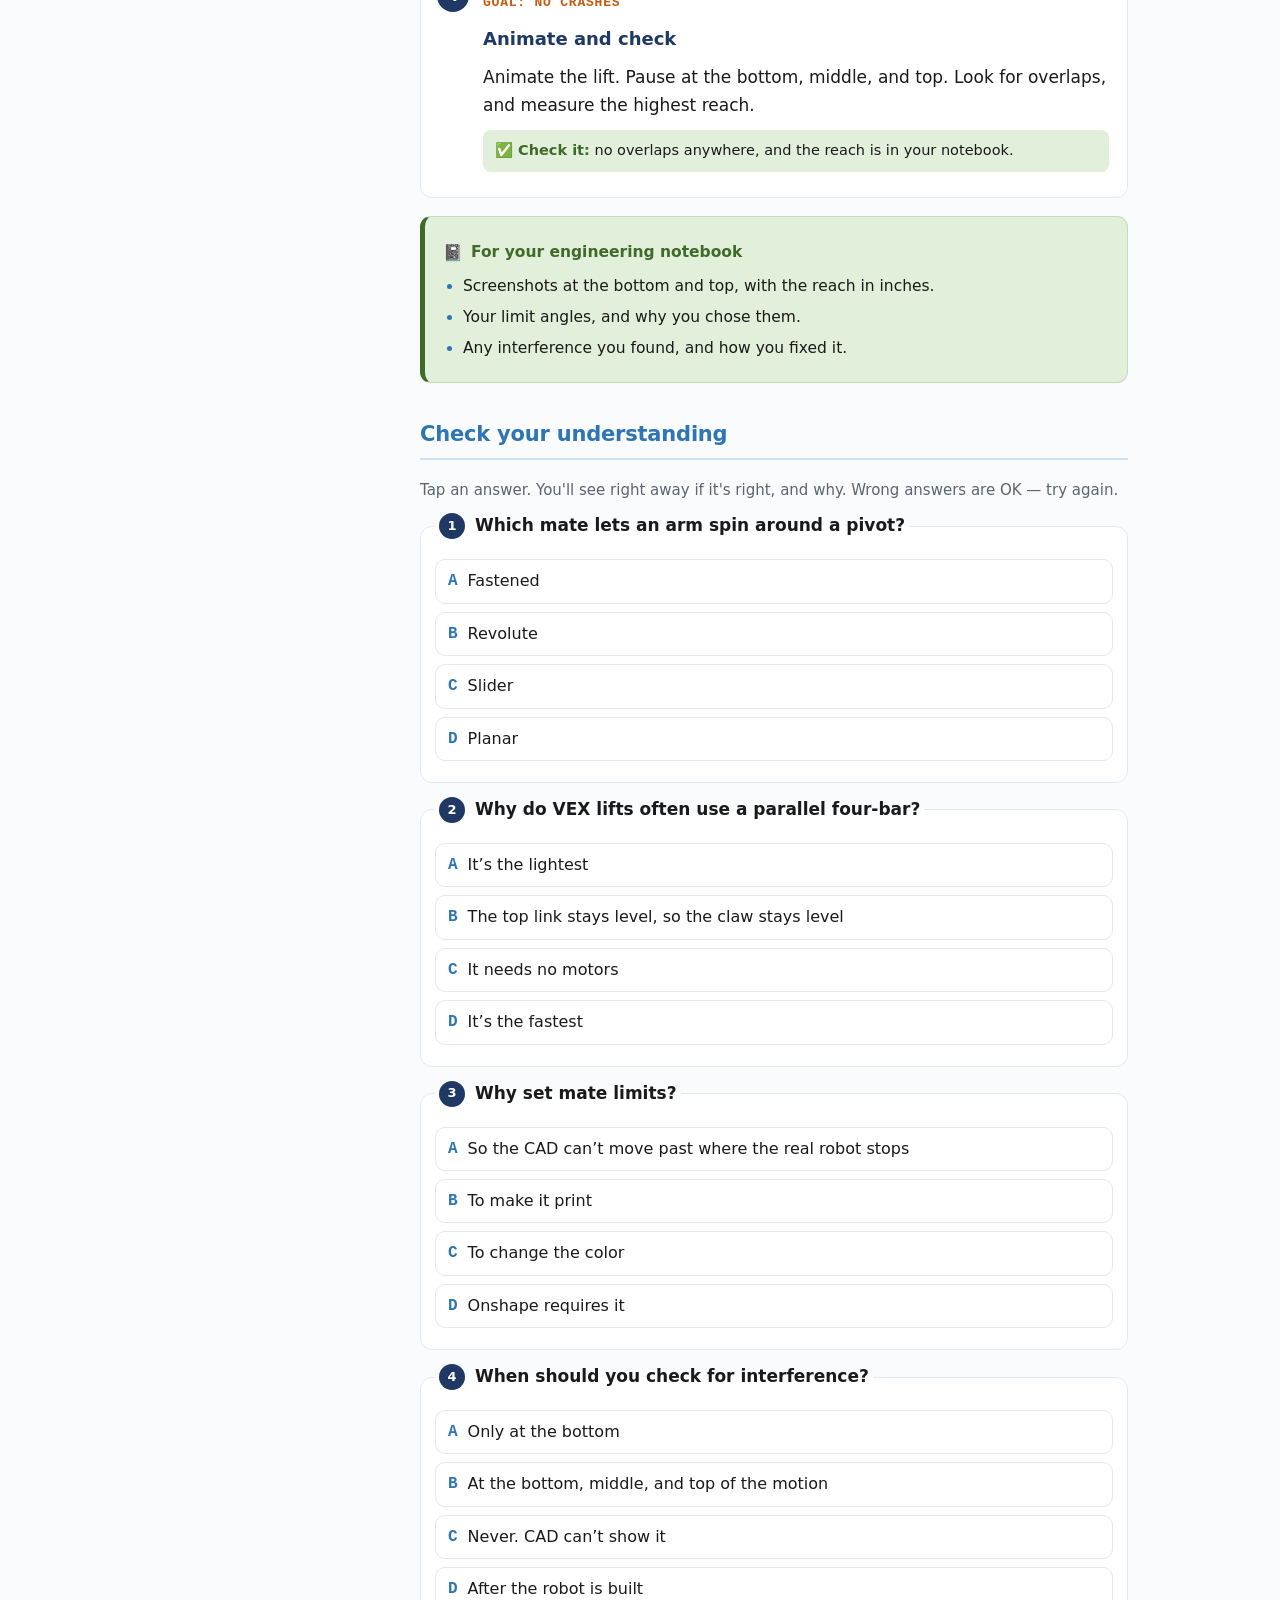
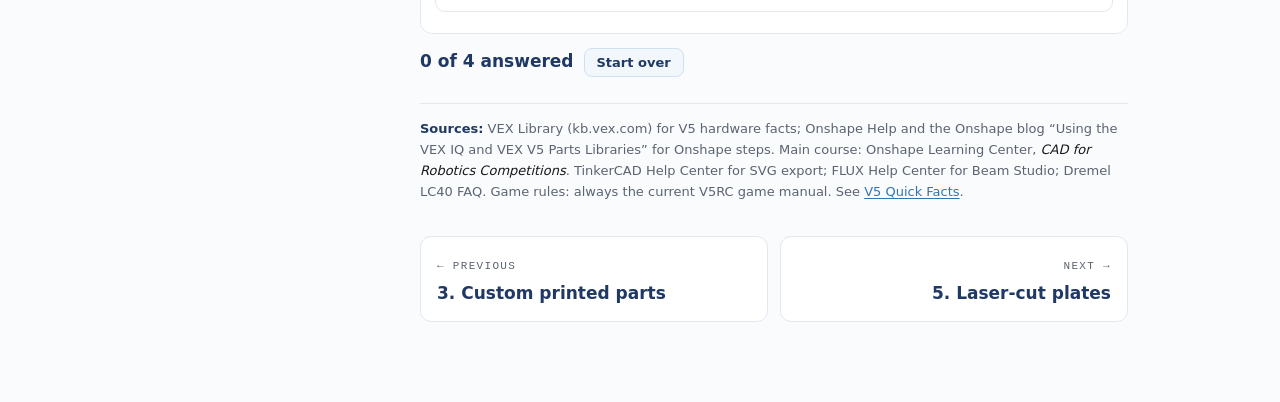
<file: docs/module-4.html>
<!doctype html>
<html lang="en"><head><meta charset="utf-8"><meta name="viewport" content="width=device-width, initial-scale=1">
<title>Module 4 · Mechanisms in Motion — Robot CAD</title><link rel="stylesheet" href="styles.css"></head>
<body data-chapter="4">
<header class="topbar"><div class="topbar__in"><span class="topbar__mark">SPARTAN DESIGN · VEX V5</span><span class="topbar__title">Robot CAD</span>
<span class="topbar__school">Spartan Design Robotics · Team 2822</span><button class="menu-btn" id="menuBtn" aria-label="Toggle contents">Contents</button></div></header>
<div class="book"><nav class="toc" id="toc" aria-label="Table of contents"></nav>
<main class="main">
<div class="chead"><div class="chead__in"><div class="chead__num">04</div><div><p class="chead__eyebrow">Module 4 of 7</p><h1 class="chead__title">Mechanisms in Motion</h1></div></div></div>
<div class="lede"><p>A robot scores with its mechanisms: lifts, claws, and intakes. This module models a mechanism that moves in Onshape, so you can check its reach and catch collisions before you build.</p></div>
<article class="prose wrap">
<div class="listen" data-src="media/rc4-mechanisms-listen.mp3" data-min="2"></div>
<div class="card card--learn"><p class="card__title"><span class="ic">🎓</span> Homework · Weeks 9–11</p><p>Do these lessons at home, before that week’s build sessions. Class time is for applying them to our V5 robots. Full schedule: <a href="calendar.html">Semester calendar</a>.</p><ul><li><strong>Week 9:</strong> <a class="ext" href="https://learn.onshape.com/learn/article/cad-for-robotics-collaboration" target="_blank" rel="noopener">Collaboration</a> · Lesson 2: Versions and Branching</li><li><strong>Week 10:</strong> <a class="ext" href="https://learn.onshape.com/learn/article/cad-for-robotics-collaboration" target="_blank" rel="noopener">Collaboration</a> · Lesson 3: Communicating</li><li><strong>Week 11:</strong> <a class="ext" href="https://learn.onshape.com/learn/article/cad-for-robotics-collaboration" target="_blank" rel="noopener">Collaboration</a> · Lesson 4: Working with Large Assemblies</li></ul><p><strong>When a lesson asks you to copy its Onshape document, use this one:</strong></p><ul><li>Collaboration: <a class="ext" href="https://cad.onshape.com/documents/178723c75cd3058166ce233a/w/1c809be0f61f8333cb372ec1/e/74b848b68084f08cd8cdf1d8" target="_blank" rel="noopener">lesson document</a></li></ul><p class="cad-note">Sign in to the Onshape Learning Center with your school account so your progress saves.</p></div><div class="card card--tip"><p class="card__title"><span class="ic">💬</span> Build-session opener (5 minutes)</p><p>Start the week’s first build session by talking through these, from Onshape’s unit guides. If you can’t answer them, finish the homework first.</p><ul><li><strong>Versions and Branching</strong><ul><li>What will our versioning plan be?</li><li>When will we use branches, and who decides when to merge?</li></ul></li><li><strong>Communicating</strong><ul><li>What happens when a comment is assigned to someone?</li><li>How fast should we answer comments?</li><li>What resources should we keep in our documents?</li></ul></li><li><strong>Working with Large Assemblies</strong><ul><li>Single-document or multi-document robot: which fits our squad, and why?</li><li>Who keeps track of documents and references?</li></ul></li></ul></div><p><strong>Key terms:</strong> <abbr title="Lets others view, edit, or copy a document.">Share</abbr> · <abbr title="A snapshot or save point you create.">Version</abbr> · <abbr title="A separate workspace for trying a different design.">Branch</abbr> · <abbr title="An active, editable modeling space in a document.">Workspace</abbr>. See the <a href="glossary.html">Onshape glossary</a>.</p><details class="transcript"><summary>Stuck? Extra Onshape Learning Center courses</summary><ul><li><a class="ext" href="https://learn.onshape.com/courses/fundamentals-branching-and-merging" target="_blank" rel="noopener">Branching and Merging</a></li><li><a class="ext" href="https://learn.onshape.com/courses/fundamentals-document-history-and-versions" target="_blank" rel="noopener">Document History and Versions</a></li><li><a class="ext" href="https://learn.onshape.com/courses/fundamentals-document-management" target="_blank" rel="noopener">Document Management</a></li></ul></details>

<div class="card card--tip"><p class="card__title"><span class="ic">📺</span> Short how-to videos</p><p><strong>From Onshape</strong>, a minute or two each. Some are a few years old, so a button may look a little different now.</p><ul><li><a class="ext" href="https://www.youtube.com/watch?v=U-Kp7z_xPUs" target="_blank" rel="noopener">Designing linkages in context</a></li><li><a class="ext" href="https://www.youtube.com/watch?v=eYloq-FRvxQ" target="_blank" rel="noopener">Limit positions in an assembly</a> · 0:22</li><li><a class="ext" href="https://www.youtube.com/watch?v=B1xAQS1bBUg" target="_blank" rel="noopener">Mirror an assembly</a> · 0:32</li></ul><p><strong>From the VEX and teacher community</strong> (not Onshape). Helpful, but if a video and this book disagree, follow the book and ask your teacher.</p><ul><li><a class="ext" href="https://www.youtube.com/watch?v=eOIzoNTV52k" target="_blank" rel="noopener">How to CAD competitive VEX claws (pistons, ratchets, and more). Long: watch the part you need.</a> · Afshin Engineers · 32:59</li></ul></div>


      <section class="mission" aria-label="Mission card">
        <div class="mission__head"><span class="apb apb--activity">🧩 PLTW Activity</span><span class="mission__when">Module 4 · set by your coach</span></div>
        <p class="mission__apb">A <strong>PLTW Activity</strong> teaches a skill step by step. Follow the steps closely; the goal is to learn the tool.</p>
        <div class="mission__grid">
          <div class="mission__box mission__box--goal"><h3>🎯 Your goal</h3><ul><li>I can use revolute and slider mates, with limits, to model motion.</li><li>I can explain why a parallel four-bar keeps its end level.</li><li>I can check a mechanism for interference through its whole range.</li></ul></div>
          <div class="mission__box"><h3>🧰 You’ll need</h3><ul><li>Onshape, the V5 library, and your Module 1 frame</li><li>The four-bar tool on this page</li><li>Your notebook</li></ul></div>
          <div class="mission__box"><h3>⏳ Time and limits</h3><ul><li><strong>3 weeks of class build time (Weeks 9–11), plus the Onshape homework below.</strong></li><li>The mechanism must stay inside your robot’s size limit at every position. Check the current game manual.</li><li>Check for collisions at the bottom, middle, and top of the motion.</li></ul></div>
        </div>
      </section>
      <h2>Step-by-step plan</h2>
      <p class="plan__intro">Follow the steps in order. The minutes are a guide. Check off each checkpoint before you move on.</p>
      <div class="plan">
        <div class="session"><p class="session__head">Build session 1</p><ol class="steps"><li><span class="steps__min">10 min</span><span>Watch the video.</span></li><li><span class="steps__min">15 min</span><span>Play with the four-bar tool. Make it parallel, then break it.</span></li><li><span class="steps__min">20 min</span><span>Sketch your lift on paper: tower height, arm length, top and bottom positions.</span></li><li><span class="steps__min">15 min</span><span>Insert the tower and arms from the library onto your frame.</span></li></ol><p class="checkpoint"><span aria-hidden="true">✔</span> <strong>Checkpoint:</strong> Lift parts on the frame, matching your sketch.</p></div>
        <div class="session"><p class="session__head">Build session 2</p><ol class="steps"><li><span class="steps__min">20 min</span><span>Add revolute mates at all four pivots. Set limits for the top and bottom.</span></li><li><span class="steps__min">10 min</span><span>Animate the lift.</span></li><li><span class="steps__min">15 min</span><span>Check for interference at the bottom, middle, and top. Measure the reach.</span></li><li><span class="steps__min">15 min</span><span>Screenshots of both positions. Take the self-check.</span></li></ol><p class="checkpoint"><span aria-hidden="true">✔</span> <strong>Checkpoint:</strong> A lift that moves, stays level, and doesn’t collide.</p></div>
      </div>
      <h2>Laptop or iPad?</h2>
      <div class="tablewrap"><table class="dtable devtable"><thead><tr><th>Task</th><th>💻 Laptop</th><th>📱 iPad</th></tr></thead><tbody><tr><th scope="row">Mate limits</th><td>Edit the mate → turn on Limits → type the min and max.</td><td>Same dialog in the app. Use the number pad for angles.</td></tr><tr><th scope="row">Animate</th><td>Right-click the mate → Animate.</td><td>Two-finger tap the mate → Animate.</td></tr><tr><th scope="row">Interference check</th><td>Move the mechanism, then look for overlaps from several views.</td><td>Drag the mechanism with one finger. Use the View Cube to check each view.</td></tr></tbody></table></div>
      <p class="plan__more">More device help: <a href="devices.html">Laptop or iPad? The full guide</a>.</p>

<h2>Watch first</h2><figure class="video"><video controls preload="metadata" playsinline poster="media/rc4-mechanisms-poster.jpg" aria-label="Narrated walkthrough of Mechanisms in Motion, with captions on screen"><source src="media/rc4-mechanisms.mp4" type="video/mp4">Your browser can't play this video. <a href="media/rc4-mechanisms.mp4">Download it here</a>.</video><figcaption>Narrated walkthrough (about 1 minute). Captions are built into the video.</figcaption></figure><details class="transcript"><summary>Read the transcript</summary><p>Robots score with mechanisms: lifts, claws, and intakes. In Onshape, you can make them move before you build them. A revolute mate spins around one axis. Use it for pivots and wheels. A slider mate moves along a line. And limits stop the motion where the real robot stops. Many VEX lifts are parallel four-bars. When the opposite links are the same length, the top link stays level the whole way up, so a claw on it stays level too. A lift can look fine at the bottom. But halfway up, it might crash into the frame. Check the bottom, the middle, and the top. In CAD, fixing it is free. Keep heavy parts like motors and the battery low, so the robot doesn't tip. Then save screenshots and the reach for your notebook.</p></details>

<h2>Mates that move</h2>
<ul><li><strong>Revolute:</strong> spins around one axis. Use it for arm pivots, wheels, and claw fingers.</li>
<li><strong>Slider:</strong> moves along one line. Use it for linear lifts and telescoping parts.</li>
<li><strong>Limits:</strong> set the top and bottom of the motion, so the CAD can’t do what the real robot can’t.</li></ul>
<h2>The parallel four-bar lift</h2>
<p>A four-bar is four links joined at four pivots: the tower, two arms, and the top link. When the two arms are the same length and the top link matches the tower, it’s a <strong>parallel four-bar</strong>. The top link stays at the same angle the whole way up, so a claw or intake on it stays level. That’s why so many VEX lifts use it.</p>
<h2>Try it: the four-bar</h2>
<p>Press <em>Play</em>. Then change the link lengths and watch the top link tilt.</p>
<div class="sim fourbarsim"></div>
<h2>Interference: the silent robot-killer</h2>
<p>A lift that looks fine at the bottom can crash into the frame halfway up. In CAD you can check every position for free. Move the mechanism to the bottom, middle, and top, and look for parts in the same space.</p>
<div class="card card--note"><p><strong>Keep it low.</strong> Heavy parts high up make a robot tip. When you can, mount motors and batteries low.</p></div>
<h2>Model a lift</h2><div class="tut"><div class="tut__step"><p class="tut__goal">Goal: the lift’s skeleton</p><h3>Place the tower and arms</h3><p>On your Module 1 frame, insert a tower and two equal arms from the library. Match your sketch.</p><p class="tut__check"><strong>✅ Check it:</strong> both arms are the same length, in holes.</p></div><div class="tut__step"><p class="tut__goal">Goal: it moves</p><h3>Mate the pivots</h3><p>Add revolute mates at all four pivots.</p><p class="tut__check"><strong>✅ Check it:</strong> drag an arm. The whole four-bar moves together.</p></div><div class="tut__step"><p class="tut__goal">Goal: it stops where the robot stops</p><h3>Add limits</h3><p>Edit the bottom pivot’s mate. Turn on limits and set the lowest and highest angles.</p><p class="tut__check"><strong>✅ Check it:</strong> you can’t drag past the top or bottom.</p></div><div class="tut__step"><p class="tut__goal">Goal: no crashes</p><h3>Animate and check</h3><p>Animate the lift. Pause at the bottom, middle, and top. Look for overlaps, and measure the highest reach.</p><p class="tut__check"><strong>✅ Check it:</strong> no overlaps anywhere, and the reach is in your notebook.</p></div></div><div class="card card--note"><p class="card__title"><span class="ic">📓</span> For your engineering notebook</p><ul><li>Screenshots at the bottom and top, with the reach in inches.</li><li>Your limit angles, and why you chose them.</li><li>Any interference you found, and how you fixed it.</li></ul></div>
<h2>Check your understanding</h2>
<div class="quiz"><script type="application/json">[{"q": "Which mate lets an arm spin around a pivot?", "options": ["Fastened", "Revolute", "Slider", "Planar"], "answer": 1, "why": "Revolute allows rotation around one axis.", "hint": "Spin = ?"}, {"q": "Why do VEX lifts often use a parallel four-bar?", "options": ["It’s the lightest", "The top link stays level, so the claw stays level", "It needs no motors", "It’s the fastest"], "answer": 1, "why": "Equal opposite links keep the top link at the same angle through the whole motion.", "hint": "Try the tool above."}, {"q": "Why set mate limits?", "options": ["So the CAD can’t move past where the real robot stops", "To make it print", "To change the color", "Onshape requires it"], "answer": 0, "why": "Limits make the CAD behave like the real mechanism.", "hint": "Real lifts have a top and a bottom."}, {"q": "When should you check for interference?", "options": ["Only at the bottom", "At the bottom, middle, and top of the motion", "Never. CAD can’t show it", "After the robot is built"], "answer": 1, "why": "Collisions can happen partway through a motion, so check several positions.", "hint": "The crash may be in the middle."}]</script></div>
<p class="sources"><strong>Sources:</strong> VEX Library (kb.vex.com) for V5 hardware facts; Onshape Help and the Onshape blog “Using the VEX IQ and VEX V5 Parts Libraries” for Onshape steps. Main course: Onshape Learning Center, <em>CAD for Robotics Competitions</em>. TinkerCAD Help Center for SVG export; FLUX Help Center for Beam Studio; Dremel LC40 FAQ. Game rules: always the current V5RC game manual. See <a href="v5-facts.html">V5 Quick Facts</a>.</p>
</article>
<nav class="pager" id="pager" aria-label="Chapter navigation"></nav>
</main></div>
<script src="nav.js"></script>
<script src="learn.js"></script>
<script src="robotcad.js"></script>
</body></html>
</file>
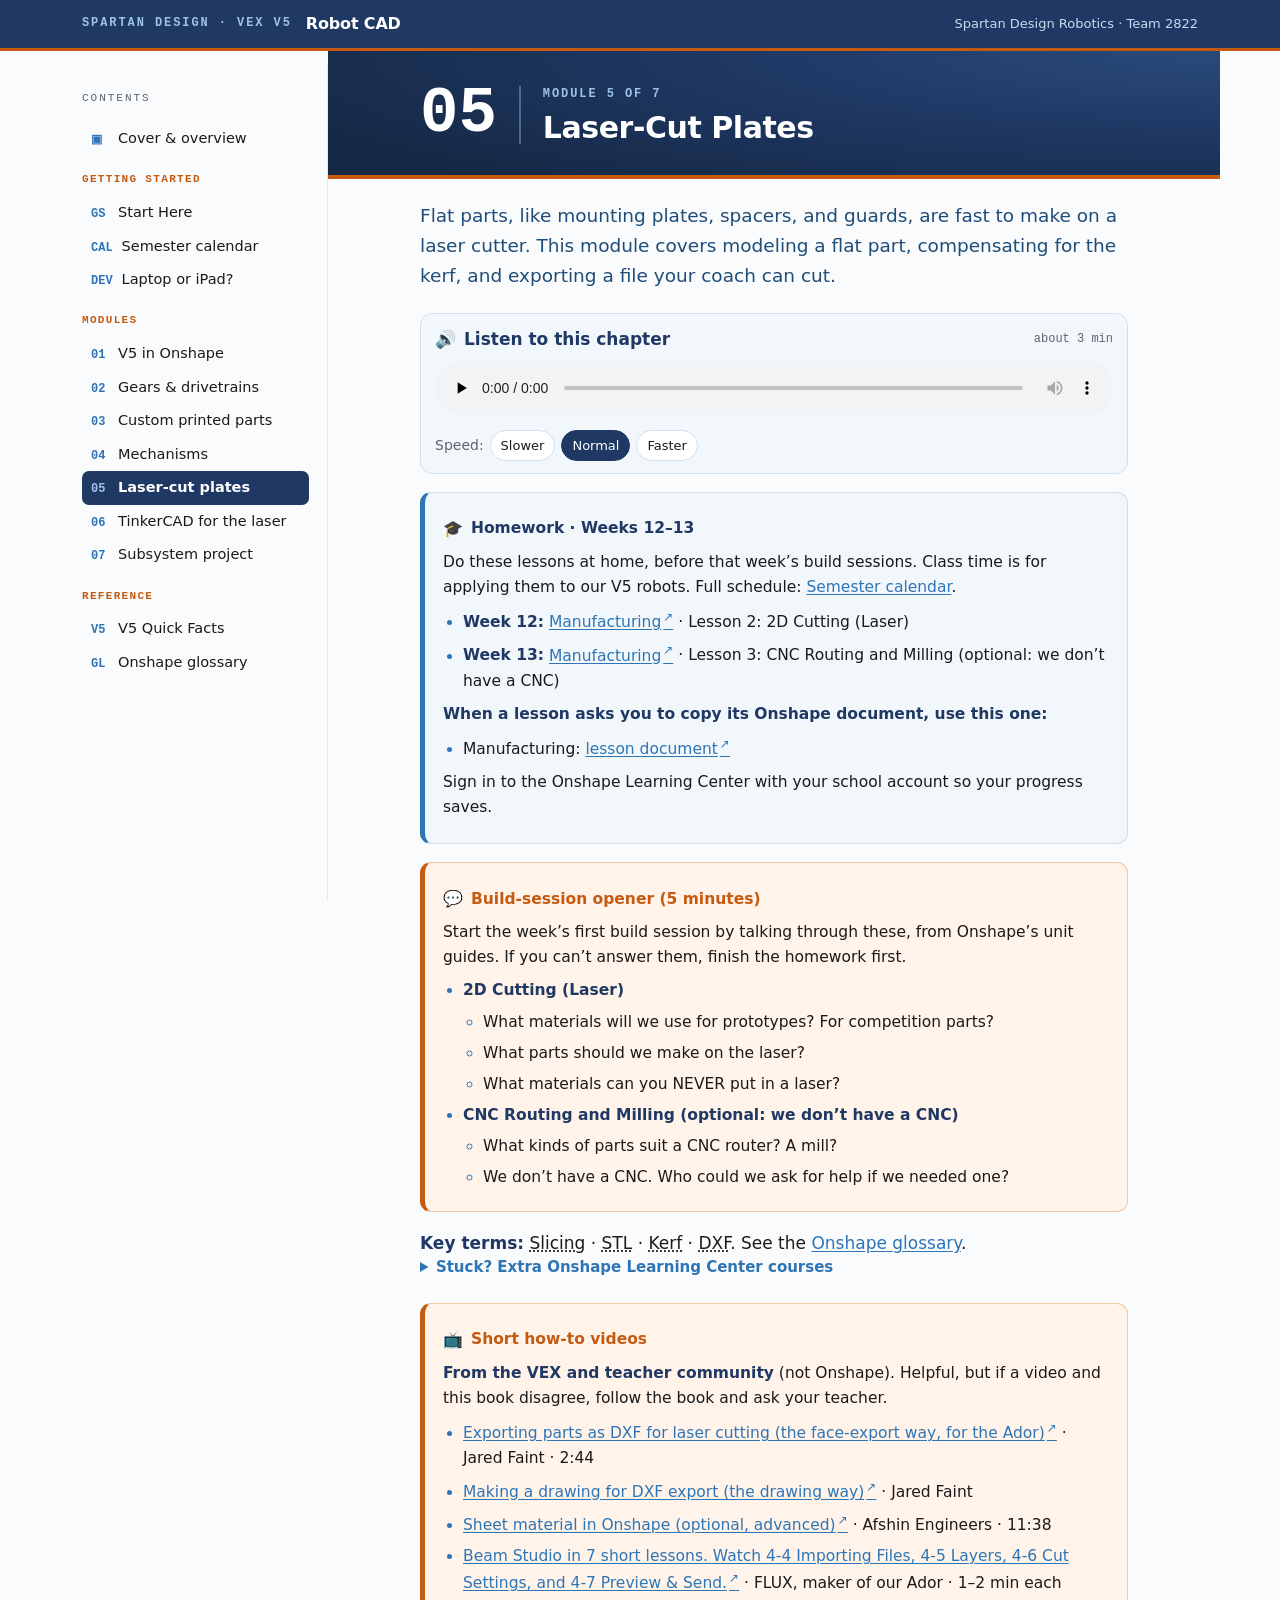
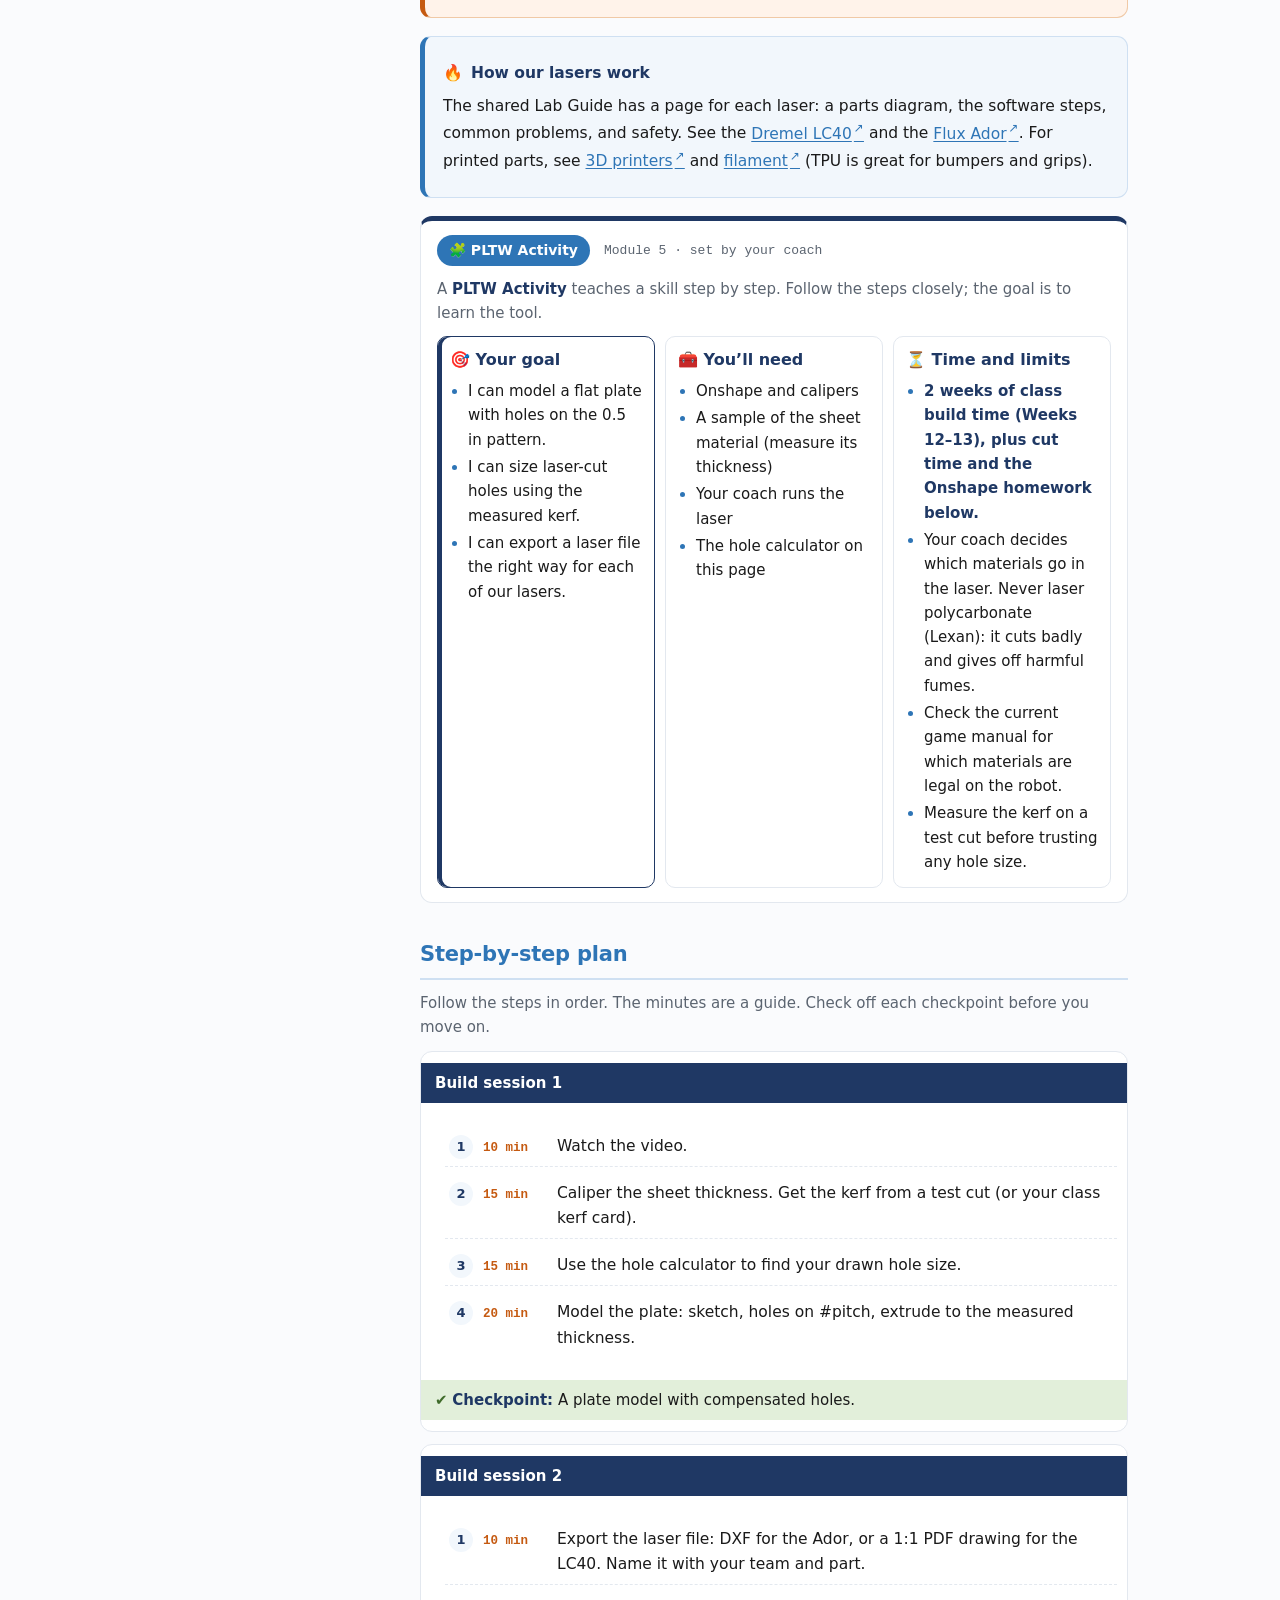
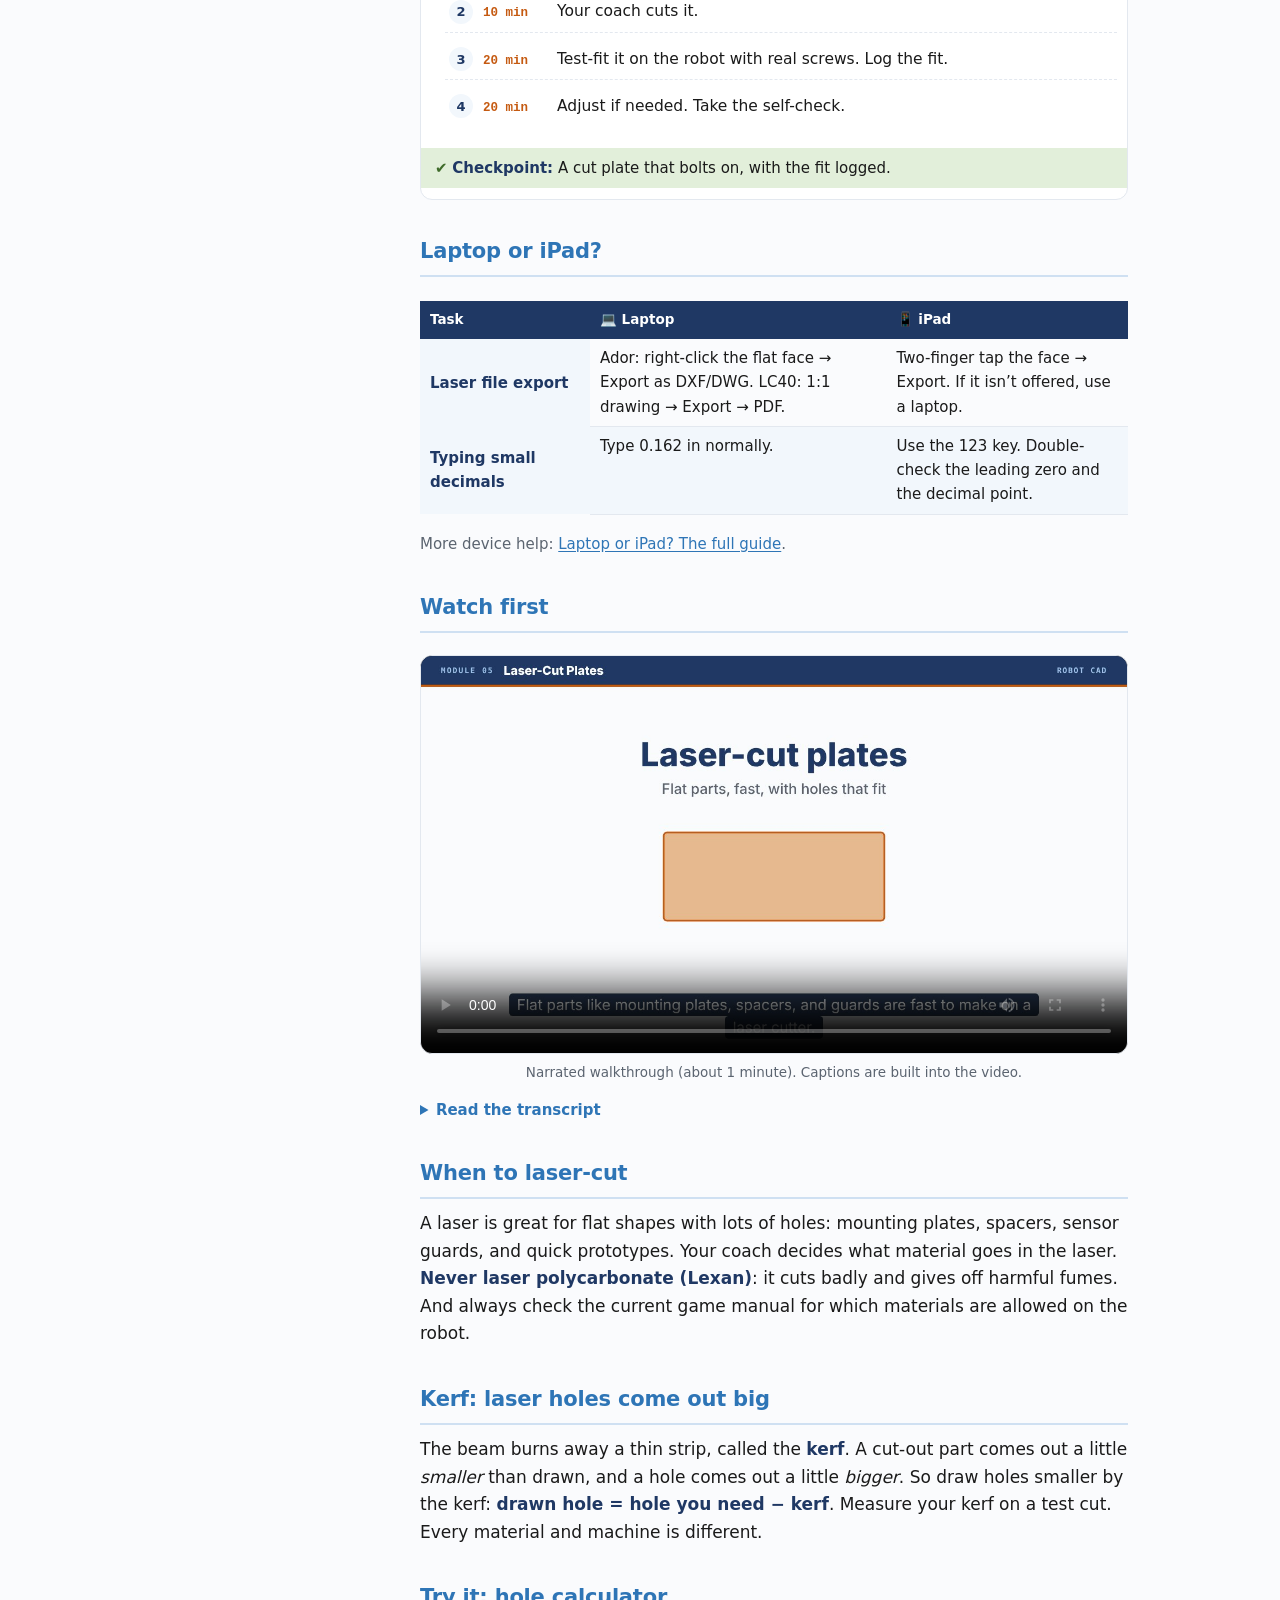
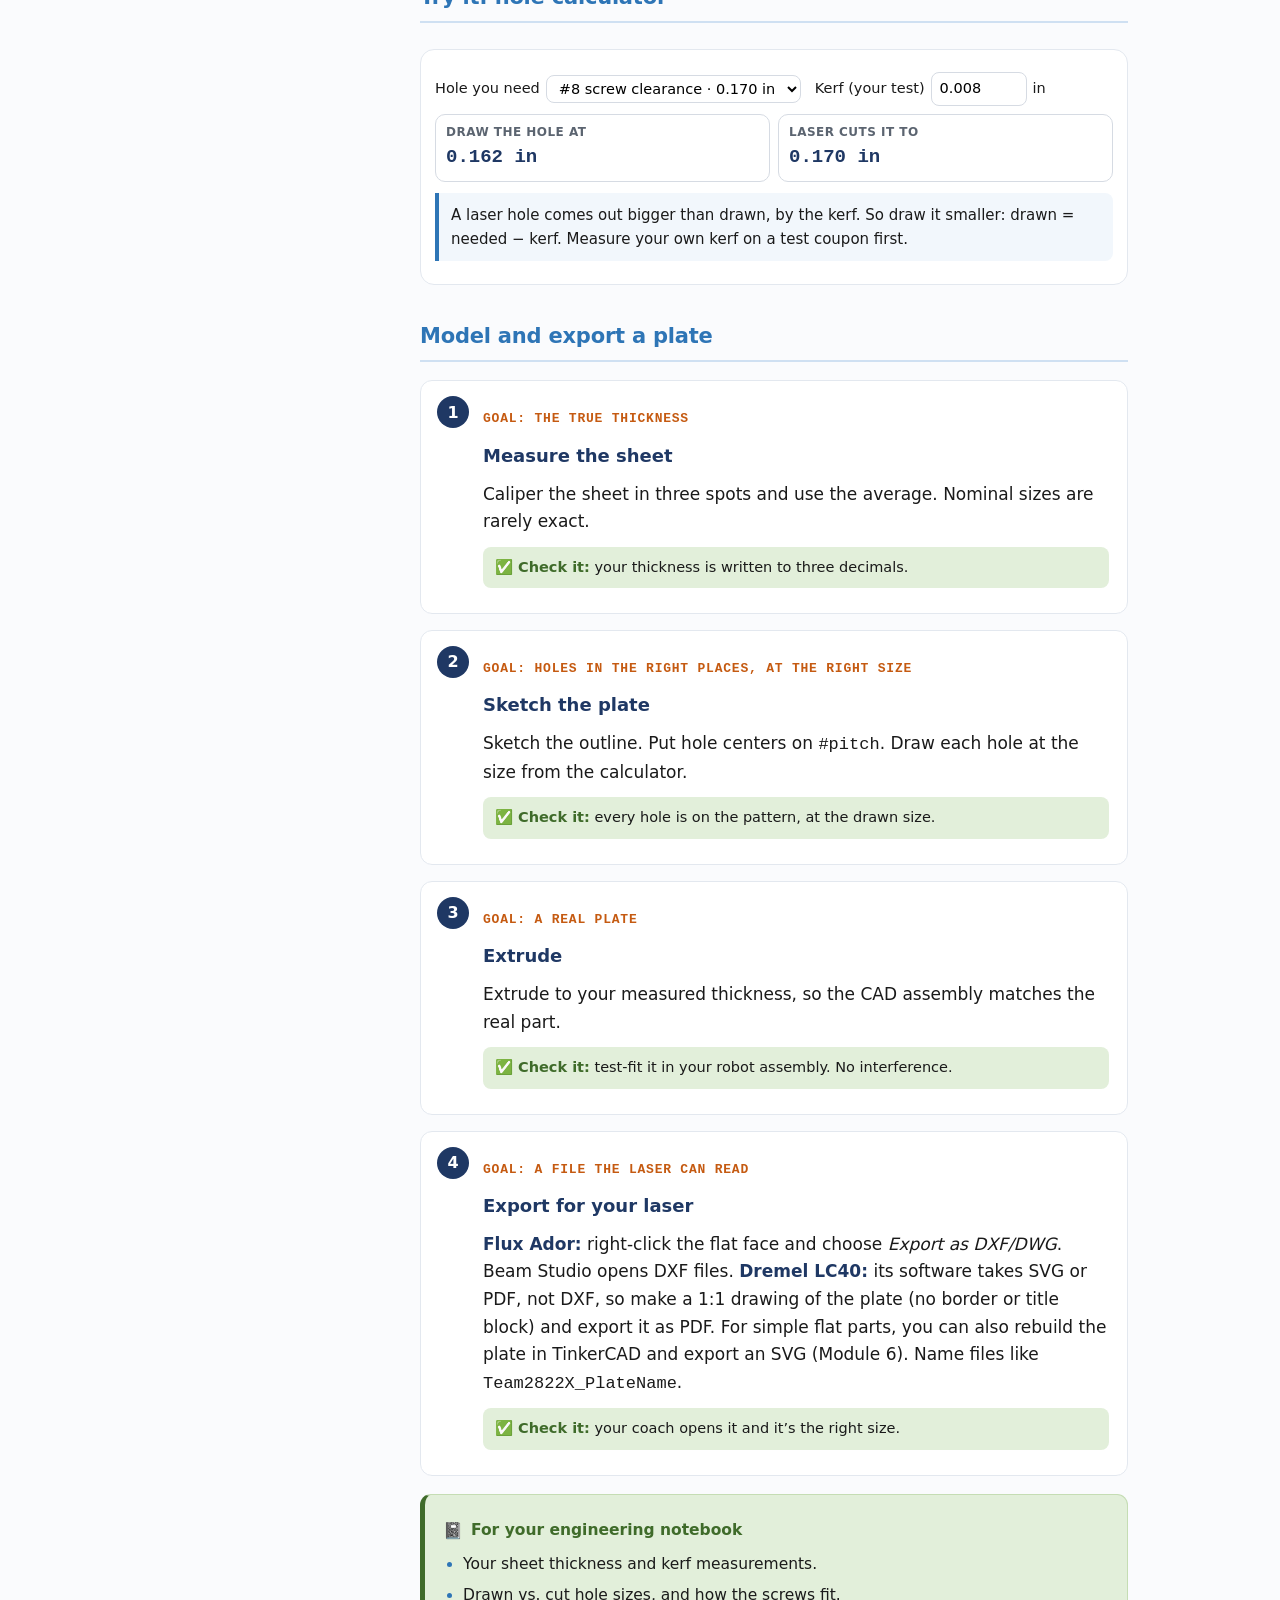
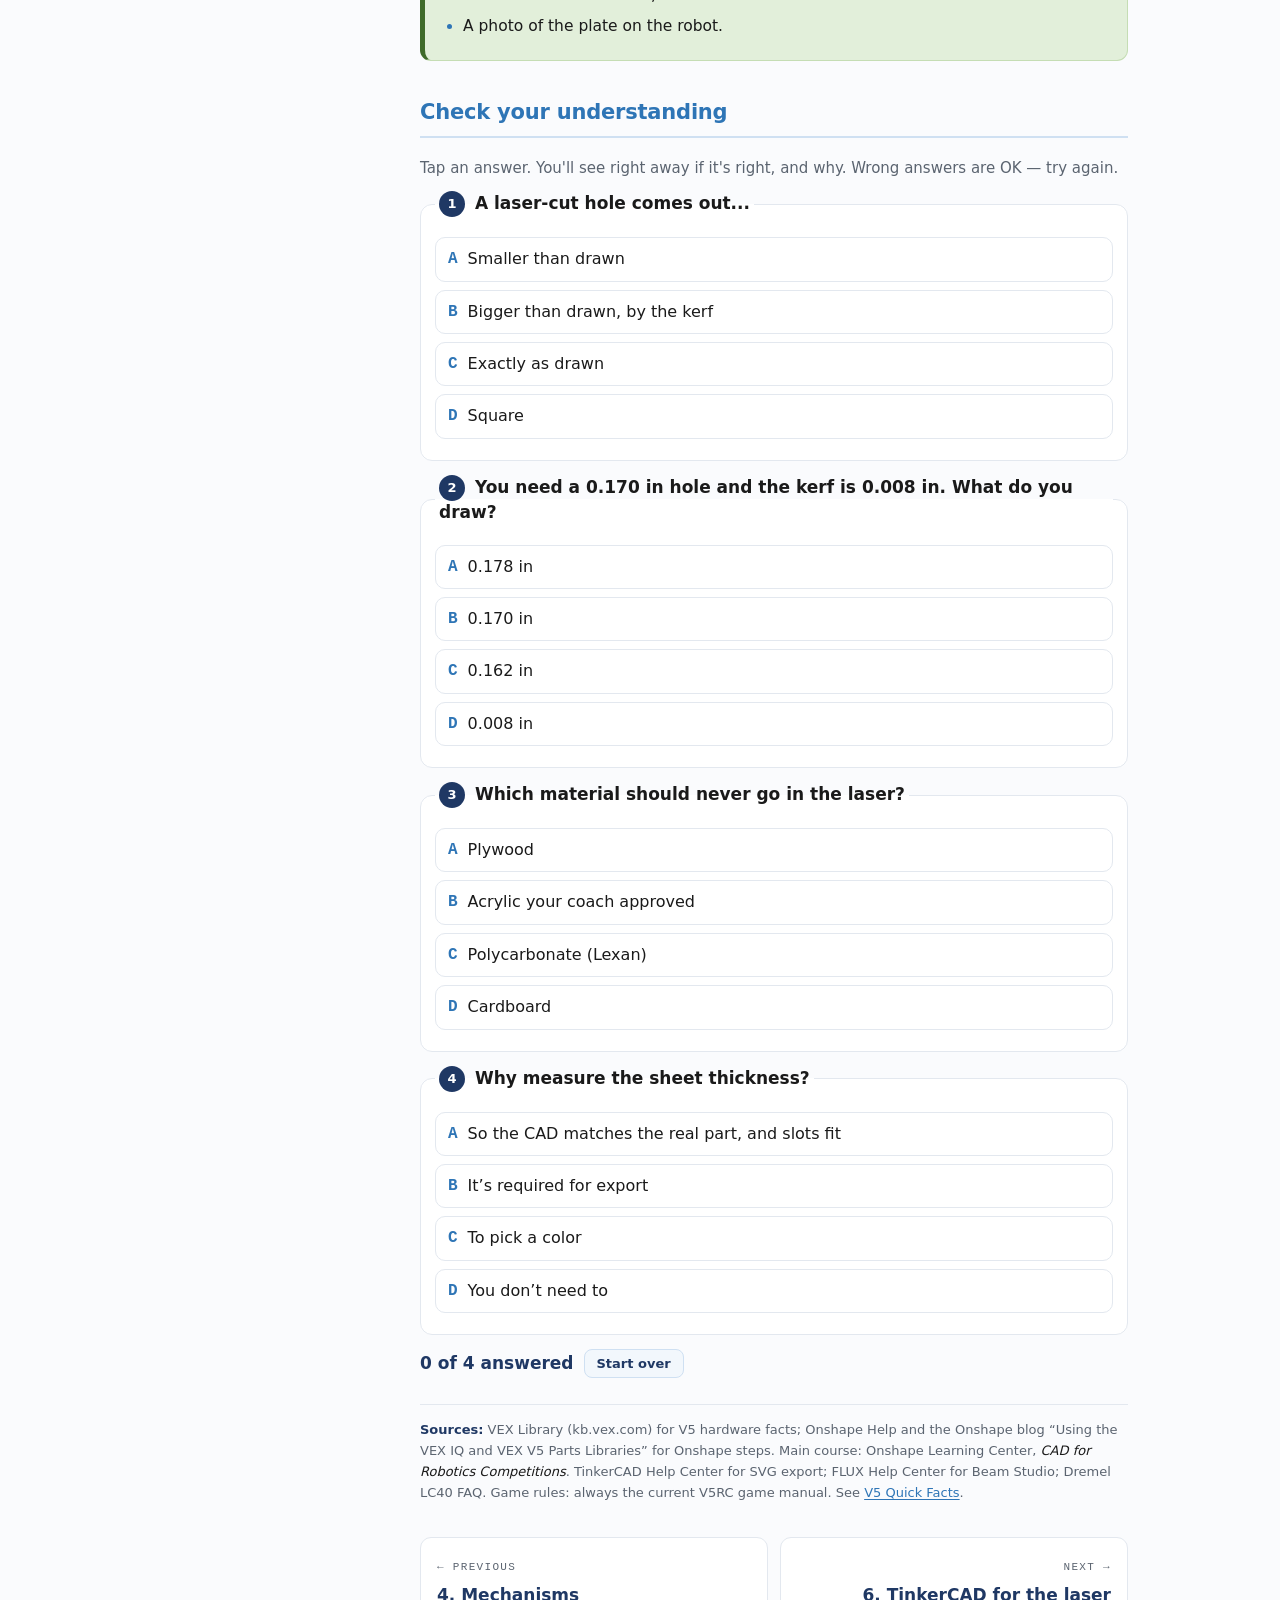
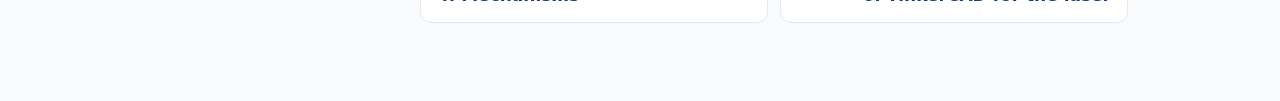
<file: docs/module-5.html>
<!doctype html>
<html lang="en"><head><meta charset="utf-8"><meta name="viewport" content="width=device-width, initial-scale=1">
<title>Module 5 · Laser-Cut Plates — Robot CAD</title><link rel="stylesheet" href="styles.css"></head>
<body data-chapter="5">
<header class="topbar"><div class="topbar__in"><span class="topbar__mark">SPARTAN DESIGN · VEX V5</span><span class="topbar__title">Robot CAD</span>
<span class="topbar__school">Spartan Design Robotics · Team 2822</span><button class="menu-btn" id="menuBtn" aria-label="Toggle contents">Contents</button></div></header>
<div class="book"><nav class="toc" id="toc" aria-label="Table of contents"></nav>
<main class="main">
<div class="chead"><div class="chead__in"><div class="chead__num">05</div><div><p class="chead__eyebrow">Module 5 of 7</p><h1 class="chead__title">Laser-Cut Plates</h1></div></div></div>
<div class="lede"><p>Flat parts, like mounting plates, spacers, and guards, are fast to make on a laser cutter. This module covers modeling a flat part, compensating for the kerf, and exporting a file your coach can cut.</p></div>
<article class="prose wrap">
<div class="listen" data-src="media/rc5-plates-listen.mp3" data-min="3"></div>
<div class="card card--learn"><p class="card__title"><span class="ic">🎓</span> Homework · Weeks 12–13</p><p>Do these lessons at home, before that week’s build sessions. Class time is for applying them to our V5 robots. Full schedule: <a href="calendar.html">Semester calendar</a>.</p><ul><li><strong>Week 12:</strong> <a class="ext" href="https://learn.onshape.com/learn/article/cad-for-robotics-manufacturing" target="_blank" rel="noopener">Manufacturing</a> · Lesson 2: 2D Cutting (Laser)</li><li><strong>Week 13:</strong> <a class="ext" href="https://learn.onshape.com/learn/article/cad-for-robotics-manufacturing" target="_blank" rel="noopener">Manufacturing</a> · Lesson 3: CNC Routing and Milling (optional: we don’t have a CNC)</li></ul><p><strong>When a lesson asks you to copy its Onshape document, use this one:</strong></p><ul><li>Manufacturing: <a class="ext" href="https://cad.onshape.com/documents/a56427ed51d033776d73ebe3/w/577da1c52961a3cdf7ee24db/e/d9dd58eacc3477d093ee6da2" target="_blank" rel="noopener">lesson document</a></li></ul><p class="cad-note">Sign in to the Onshape Learning Center with your school account so your progress saves.</p></div><div class="card card--tip"><p class="card__title"><span class="ic">💬</span> Build-session opener (5 minutes)</p><p>Start the week’s first build session by talking through these, from Onshape’s unit guides. If you can’t answer them, finish the homework first.</p><ul><li><strong>2D Cutting (Laser)</strong><ul><li>What materials will we use for prototypes? For competition parts?</li><li>What parts should we make on the laser?</li><li>What materials can you NEVER put in a laser?</li></ul></li><li><strong>CNC Routing and Milling (optional: we don’t have a CNC)</strong><ul><li>What kinds of parts suit a CNC router? A mill?</li><li>We don’t have a CNC. Who could we ask for help if we needed one?</li></ul></li></ul></div><p><strong>Key terms:</strong> <abbr title="Turning a 3D model into printer instructions.">Slicing</abbr> · <abbr title="A common 3D file of a part’s shape.">STL</abbr> · <abbr title="The width of material a laser burns away.">Kerf</abbr> · <abbr title="A common 2D vector file for laser and CNC cutting.">DXF</abbr>. See the <a href="glossary.html">Onshape glossary</a>.</p><details class="transcript"><summary>Stuck? Extra Onshape Learning Center courses</summary><ul><li><a class="ext" href="https://learn.onshape.com/courses/designing-for-digital-fabrication-in-onshape" target="_blank" rel="noopener">Designing for Digital Fabrication in Onshape</a></li></ul></details>

<div class="card card--tip"><p class="card__title"><span class="ic">📺</span> Short how-to videos</p><p><strong>From the VEX and teacher community</strong> (not Onshape). Helpful, but if a video and this book disagree, follow the book and ask your teacher.</p><ul><li><a class="ext" href="https://www.youtube.com/watch?v=W7MCHuBN__g" target="_blank" rel="noopener">Exporting parts as DXF for laser cutting (the face-export way, for the Ador)</a> · Jared Faint · 2:44</li><li><a class="ext" href="https://www.youtube.com/watch?v=Xycx3u2GjQg" target="_blank" rel="noopener">Making a drawing for DXF export (the drawing way)</a> · Jared Faint</li><li><a class="ext" href="https://www.youtube.com/watch?v=C8UOCrwr7Ao" target="_blank" rel="noopener">Sheet material in Onshape (optional, advanced)</a> · Afshin Engineers · 11:38</li><li><a class="ext" href="https://www.youtube.com/playlist?list=PL97IZXQ17KZ9TGEOv-dDAI1U2v2Zy2kHZ" target="_blank" rel="noopener">Beam Studio in 7 short lessons. Watch 4-4 Importing Files, 4-5 Layers, 4-6 Cut Settings, and 4-7 Preview & Send.</a> · FLUX, maker of our Ador · 1–2 min each</li></ul></div>
<div class="card card--learn"><p class="card__title"><span class="ic">🔥</span> How our lasers work</p><p>The shared Lab Guide has a page for each laser: a parts diagram, the software steps, common problems, and safety. See the <a class="ext" href="https://spartandesign.github.io/model-and-make/lab-lc40.html" target="_blank" rel="noopener">Dremel LC40</a> and the <a class="ext" href="https://spartandesign.github.io/model-and-make/lab-ador.html" target="_blank" rel="noopener">Flux Ador</a>. For printed parts, see <a class="ext" href="https://spartandesign.github.io/model-and-make/lab-printers.html" target="_blank" rel="noopener">3D printers</a> and <a class="ext" href="https://spartandesign.github.io/model-and-make/lab-filament.html" target="_blank" rel="noopener">filament</a> (TPU is great for bumpers and grips).</p></div>

      <section class="mission" aria-label="Mission card">
        <div class="mission__head"><span class="apb apb--activity">🧩 PLTW Activity</span><span class="mission__when">Module 5 · set by your coach</span></div>
        <p class="mission__apb">A <strong>PLTW Activity</strong> teaches a skill step by step. Follow the steps closely; the goal is to learn the tool.</p>
        <div class="mission__grid">
          <div class="mission__box mission__box--goal"><h3>🎯 Your goal</h3><ul><li>I can model a flat plate with holes on the 0.5 in pattern.</li><li>I can size laser-cut holes using the measured kerf.</li><li>I can export a laser file the right way for each of our lasers.</li></ul></div>
          <div class="mission__box"><h3>🧰 You’ll need</h3><ul><li>Onshape and calipers</li><li>A sample of the sheet material (measure its thickness)</li><li>Your coach runs the laser</li><li>The hole calculator on this page</li></ul></div>
          <div class="mission__box"><h3>⏳ Time and limits</h3><ul><li><strong>2 weeks of class build time (Weeks 12–13), plus cut time and the Onshape homework below.</strong></li><li>Your coach decides which materials go in the laser. Never laser polycarbonate (Lexan): it cuts badly and gives off harmful fumes.</li><li>Check the current game manual for which materials are legal on the robot.</li><li>Measure the kerf on a test cut before trusting any hole size.</li></ul></div>
        </div>
      </section>
      <h2>Step-by-step plan</h2>
      <p class="plan__intro">Follow the steps in order. The minutes are a guide. Check off each checkpoint before you move on.</p>
      <div class="plan">
        <div class="session"><p class="session__head">Build session 1</p><ol class="steps"><li><span class="steps__min">10 min</span><span>Watch the video.</span></li><li><span class="steps__min">15 min</span><span>Caliper the sheet thickness. Get the kerf from a test cut (or your class kerf card).</span></li><li><span class="steps__min">15 min</span><span>Use the hole calculator to find your drawn hole size.</span></li><li><span class="steps__min">20 min</span><span>Model the plate: sketch, holes on #pitch, extrude to the measured thickness.</span></li></ol><p class="checkpoint"><span aria-hidden="true">✔</span> <strong>Checkpoint:</strong> A plate model with compensated holes.</p></div>
        <div class="session"><p class="session__head">Build session 2</p><ol class="steps"><li><span class="steps__min">10 min</span><span>Export the laser file: DXF for the Ador, or a 1:1 PDF drawing for the LC40. Name it with your team and part.</span></li><li><span class="steps__min">10 min</span><span>Your coach cuts it.</span></li><li><span class="steps__min">20 min</span><span>Test-fit it on the robot with real screws. Log the fit.</span></li><li><span class="steps__min">20 min</span><span>Adjust if needed. Take the self-check.</span></li></ol><p class="checkpoint"><span aria-hidden="true">✔</span> <strong>Checkpoint:</strong> A cut plate that bolts on, with the fit logged.</p></div>
      </div>
      <h2>Laptop or iPad?</h2>
      <div class="tablewrap"><table class="dtable devtable"><thead><tr><th>Task</th><th>💻 Laptop</th><th>📱 iPad</th></tr></thead><tbody><tr><th scope="row">Laser file export</th><td>Ador: right-click the flat face → Export as DXF/DWG. LC40: 1:1 drawing → Export → PDF.</td><td>Two-finger tap the face → Export. If it isn’t offered, use a laptop.</td></tr><tr><th scope="row">Typing small decimals</th><td>Type 0.162 in normally.</td><td>Use the 123 key. Double-check the leading zero and the decimal point.</td></tr></tbody></table></div>
      <p class="plan__more">More device help: <a href="devices.html">Laptop or iPad? The full guide</a>.</p>

<h2>Watch first</h2><figure class="video"><video controls preload="metadata" playsinline poster="media/rc5-plates-poster.jpg" aria-label="Narrated walkthrough of Laser-Cut Plates, with captions on screen"><source src="media/rc5-plates.mp4" type="video/mp4">Your browser can't play this video. <a href="media/rc5-plates.mp4">Download it here</a>.</video><figcaption>Narrated walkthrough (about 1 minute). Captions are built into the video.</figcaption></figure><details class="transcript"><summary>Read the transcript</summary><p>Flat parts like mounting plates, spacers, and guards are fast to make on a laser cutter. Your coach decides which materials go in the laser. Never laser polycarbonate. It cuts badly and gives off harmful fumes. And check the current game manual for which materials are allowed on the robot. The beam burns away a thin strip called the kerf, so a laser cut hole comes out a little bigger than you drew it. Draw the hole smaller, by the kerf. For example, point one seven zero minus point zero zero eight is point one six two. Caliper the sheet in three spots and use the average. Then extrude your plate to that measured thickness, so the CAD matches the real part. For the Ador, right-click the flat face and export a D X F. Beam Studio opens it. The LC40 takes S V G or P D F, so export a one-to-one drawing as a P D F. Your coach runs the laser.</p></details>

<h2>When to laser-cut</h2>
<p>A laser is great for flat shapes with lots of holes: mounting plates, spacers, sensor guards, and quick prototypes. Your coach decides what material goes in the laser. <strong>Never laser polycarbonate (Lexan)</strong>: it cuts badly and gives off harmful fumes. And always check the current game manual for which materials are allowed on the robot.</p>
<h2>Kerf: laser holes come out big</h2>
<p>The beam burns away a thin strip, called the <strong>kerf</strong>. A cut-out part comes out a little <em>smaller</em> than drawn, and a hole comes out a little <em>bigger</em>. So draw holes smaller by the kerf: <strong>drawn hole = hole you need − kerf</strong>. Measure your kerf on a test cut. Every material and machine is different.</p>
<h2>Try it: hole calculator</h2>
<div class="sim holecomp"></div>
<h2>Model and export a plate</h2><div class="tut"><div class="tut__step"><p class="tut__goal">Goal: the true thickness</p><h3>Measure the sheet</h3><p>Caliper the sheet in three spots and use the average. Nominal sizes are rarely exact.</p><p class="tut__check"><strong>✅ Check it:</strong> your thickness is written to three decimals.</p></div><div class="tut__step"><p class="tut__goal">Goal: holes in the right places, at the right size</p><h3>Sketch the plate</h3><p>Sketch the outline. Put hole centers on <code>#pitch</code>. Draw each hole at the size from the calculator.</p><p class="tut__check"><strong>✅ Check it:</strong> every hole is on the pattern, at the drawn size.</p></div><div class="tut__step"><p class="tut__goal">Goal: a real plate</p><h3>Extrude</h3><p>Extrude to your measured thickness, so the CAD assembly matches the real part.</p><p class="tut__check"><strong>✅ Check it:</strong> test-fit it in your robot assembly. No interference.</p></div><div class="tut__step"><p class="tut__goal">Goal: a file the laser can read</p><h3>Export for your laser</h3><p><strong>Flux Ador:</strong> right-click the flat face and choose <em>Export as DXF/DWG</em>. Beam Studio opens DXF files. <strong>Dremel LC40:</strong> its software takes SVG or PDF, not DXF, so make a 1:1 drawing of the plate (no border or title block) and export it as PDF. For simple flat parts, you can also rebuild the plate in TinkerCAD and export an SVG (Module 6). Name files like <code>Team2822X_PlateName</code>.</p><p class="tut__check"><strong>✅ Check it:</strong> your coach opens it and it’s the right size.</p></div></div><div class="card card--note"><p class="card__title"><span class="ic">📓</span> For your engineering notebook</p><ul><li>Your sheet thickness and kerf measurements.</li><li>Drawn vs. cut hole sizes, and how the screws fit.</li><li>A photo of the plate on the robot.</li></ul></div>
<h2>Check your understanding</h2>
<div class="quiz"><script type="application/json">[{"q": "A laser-cut hole comes out...", "options": ["Smaller than drawn", "Bigger than drawn, by the kerf", "Exactly as drawn", "Square"], "answer": 1, "why": "The beam removes material from the hole’s edge, so the hole grows by the kerf.", "hint": "Holes grow, parts shrink."}, {"q": "You need a 0.170 in hole and the kerf is 0.008 in. What do you draw?", "options": ["0.178 in", "0.170 in", "0.162 in", "0.008 in"], "answer": 2, "why": "Drawn = needed − kerf = 0.170 − 0.008 = 0.162 in.", "hint": "Subtract the kerf."}, {"q": "Which material should never go in the laser?", "options": ["Plywood", "Acrylic your coach approved", "Polycarbonate (Lexan)", "Cardboard"], "answer": 2, "why": "Polycarbonate cuts badly and gives off harmful fumes. Your coach decides which materials are allowed.", "hint": "It gives off harmful fumes."}, {"q": "Why measure the sheet thickness?", "options": ["So the CAD matches the real part, and slots fit", "It’s required for export", "To pick a color", "You don’t need to"], "answer": 0, "why": "Nominal thickness is rarely exact. Measured numbers make the CAD and the fits match reality.", "hint": "Same lesson as calipers in Week 1."}]</script></div>
<p class="sources"><strong>Sources:</strong> VEX Library (kb.vex.com) for V5 hardware facts; Onshape Help and the Onshape blog “Using the VEX IQ and VEX V5 Parts Libraries” for Onshape steps. Main course: Onshape Learning Center, <em>CAD for Robotics Competitions</em>. TinkerCAD Help Center for SVG export; FLUX Help Center for Beam Studio; Dremel LC40 FAQ. Game rules: always the current V5RC game manual. See <a href="v5-facts.html">V5 Quick Facts</a>.</p>
</article>
<nav class="pager" id="pager" aria-label="Chapter navigation"></nav>
</main></div>
<script src="nav.js"></script>
<script src="learn.js"></script>
<script src="robotcad.js"></script>
</body></html>
</file>
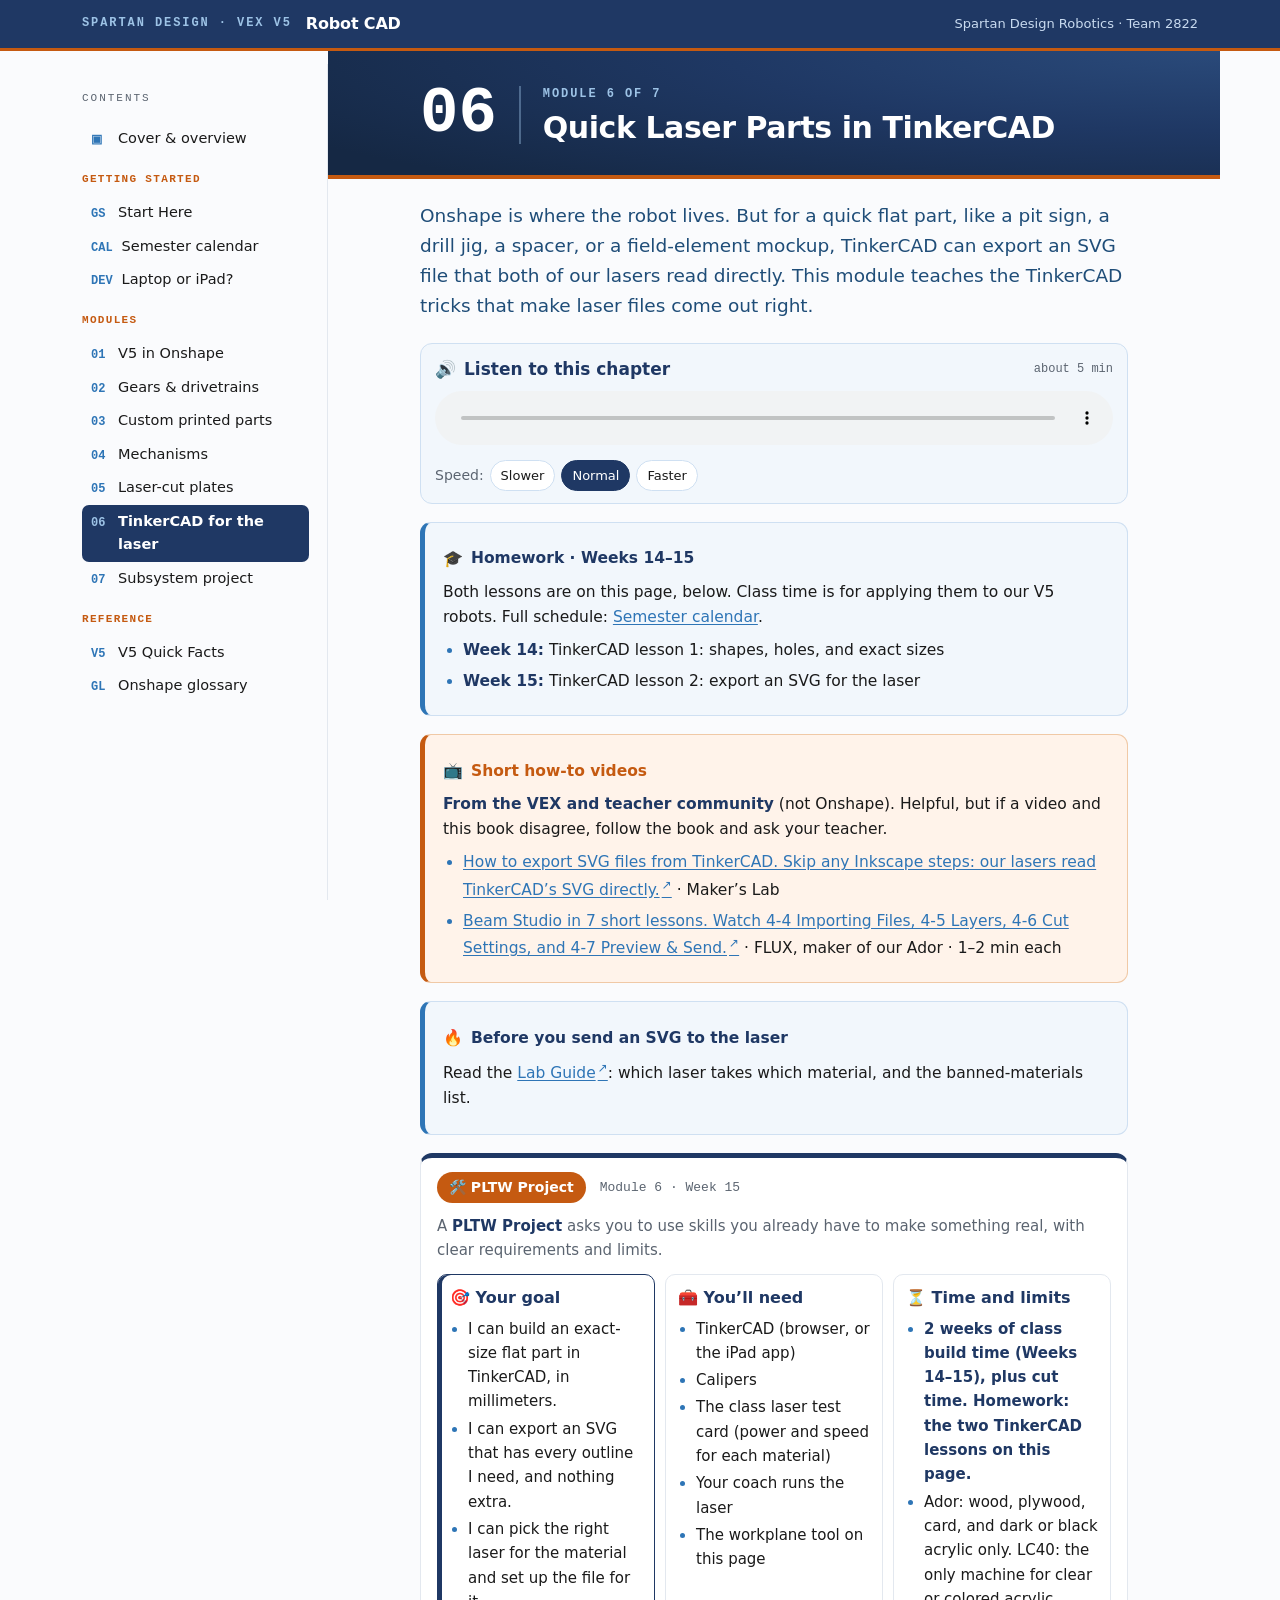
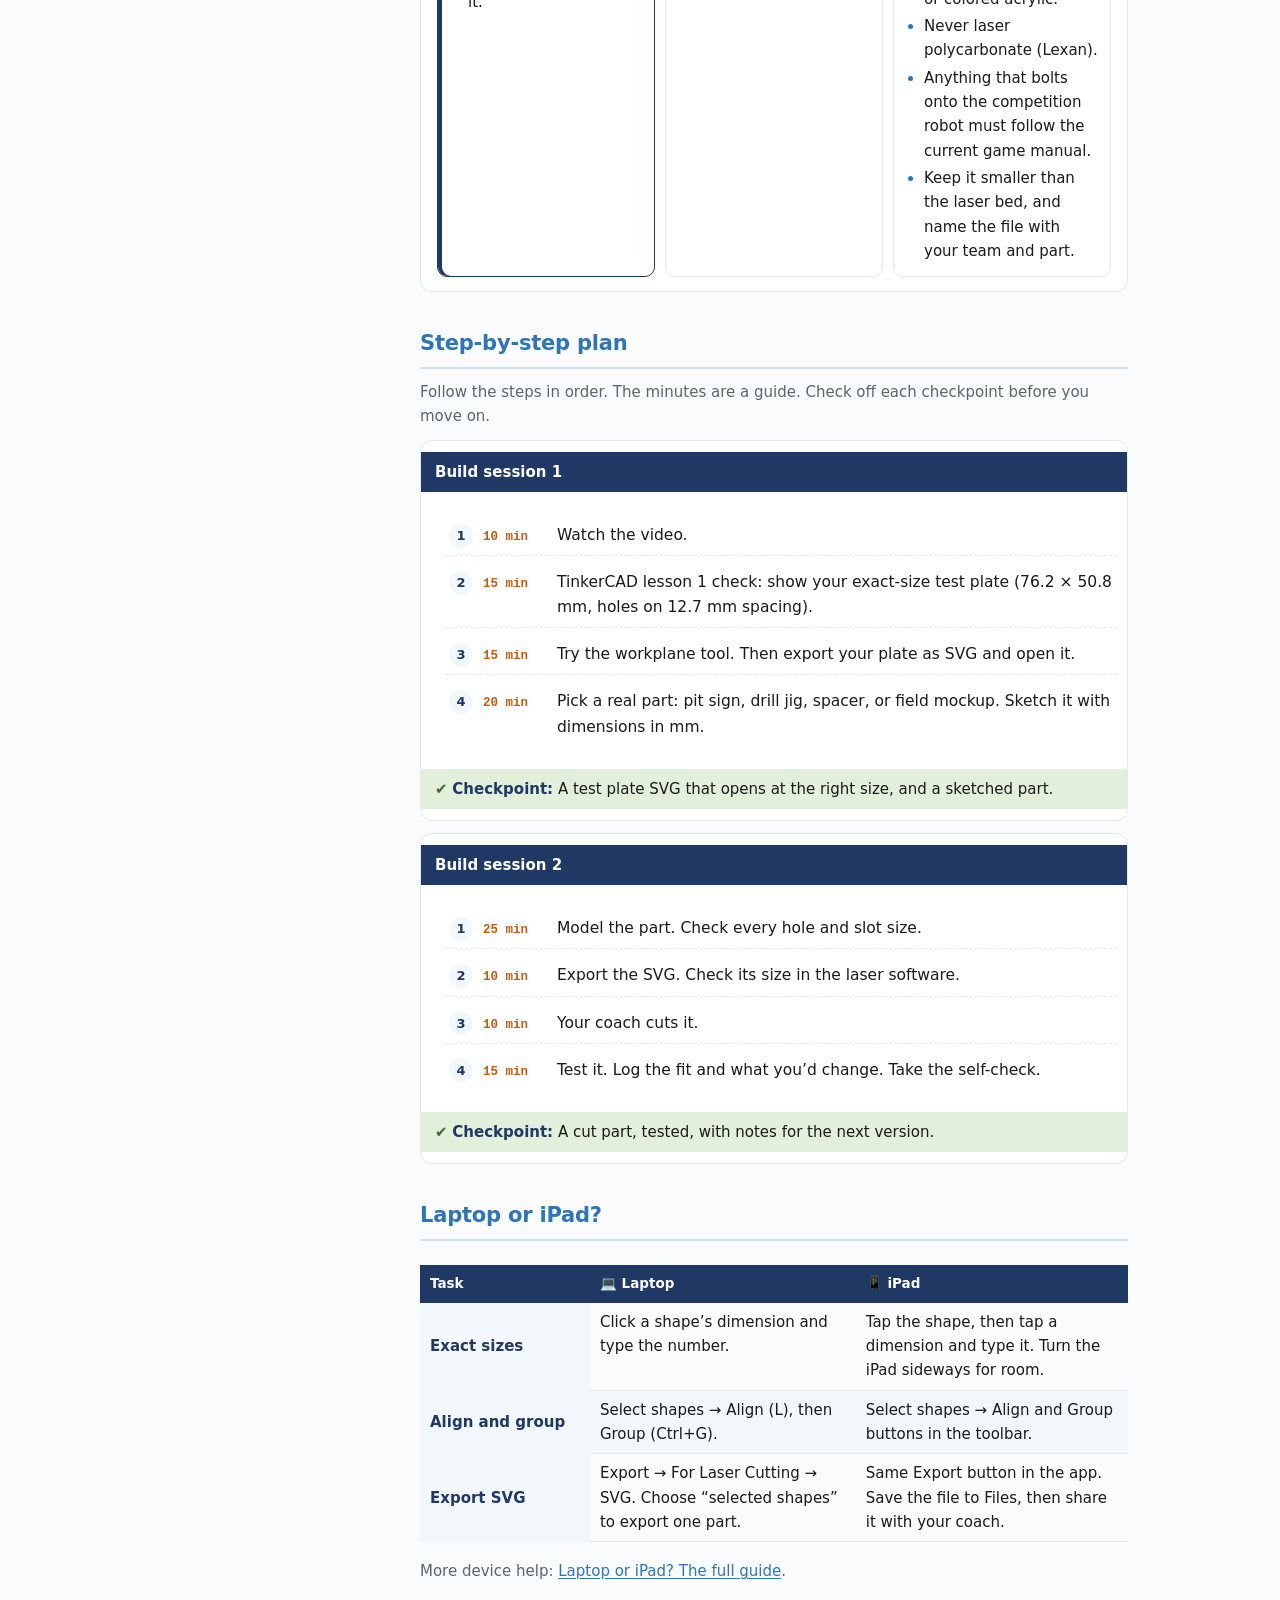
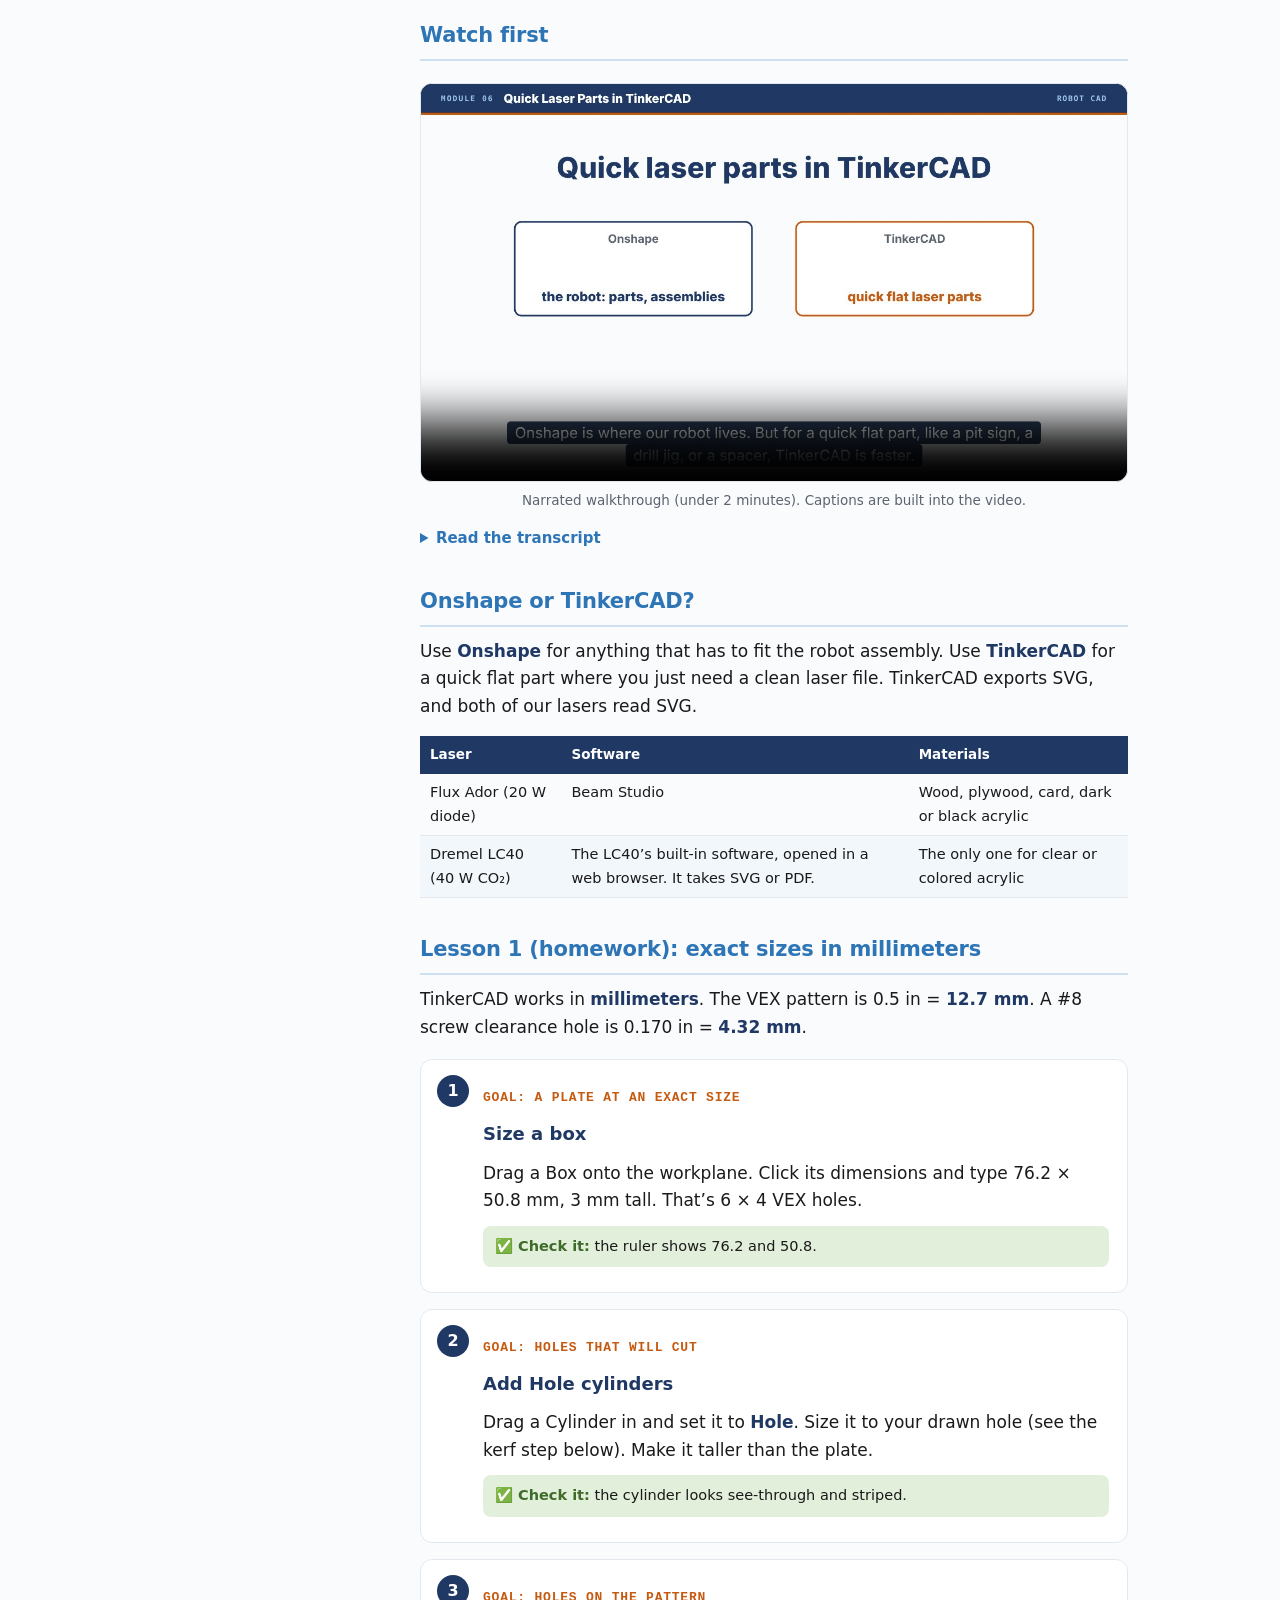
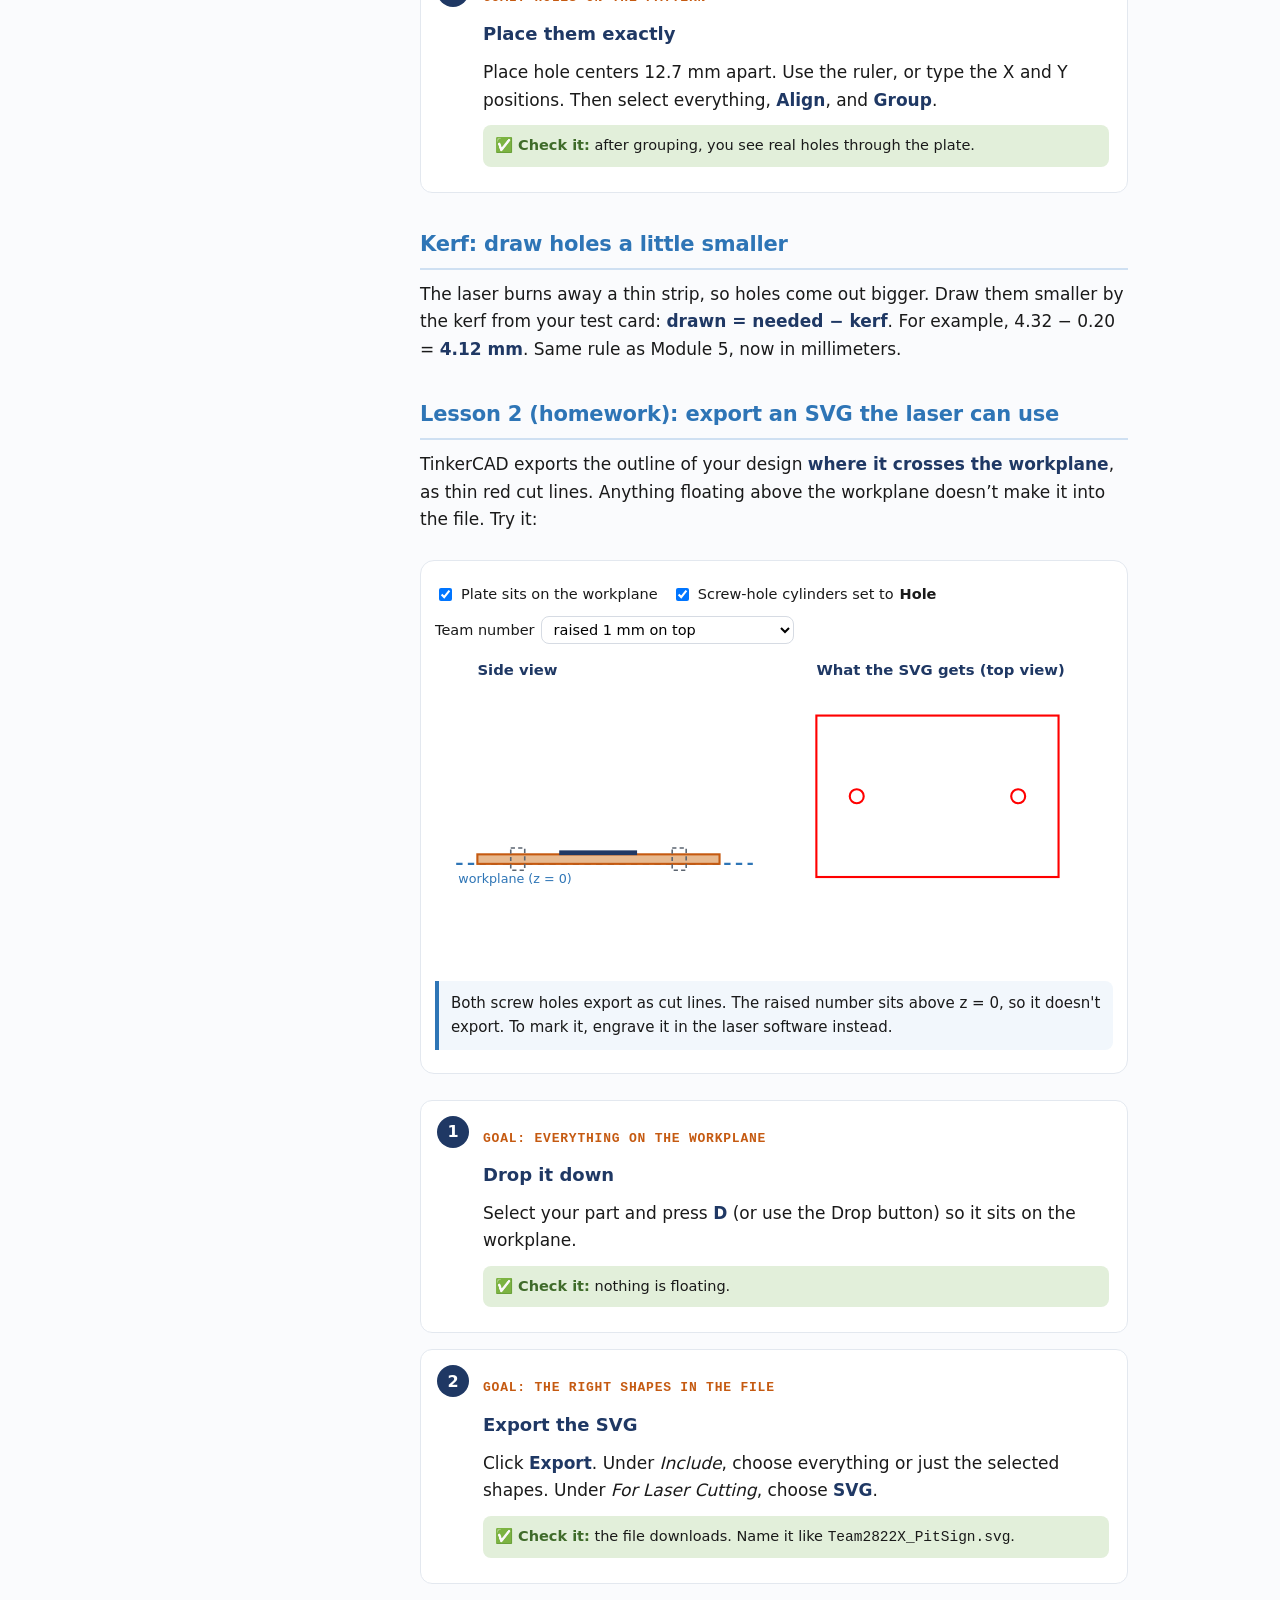
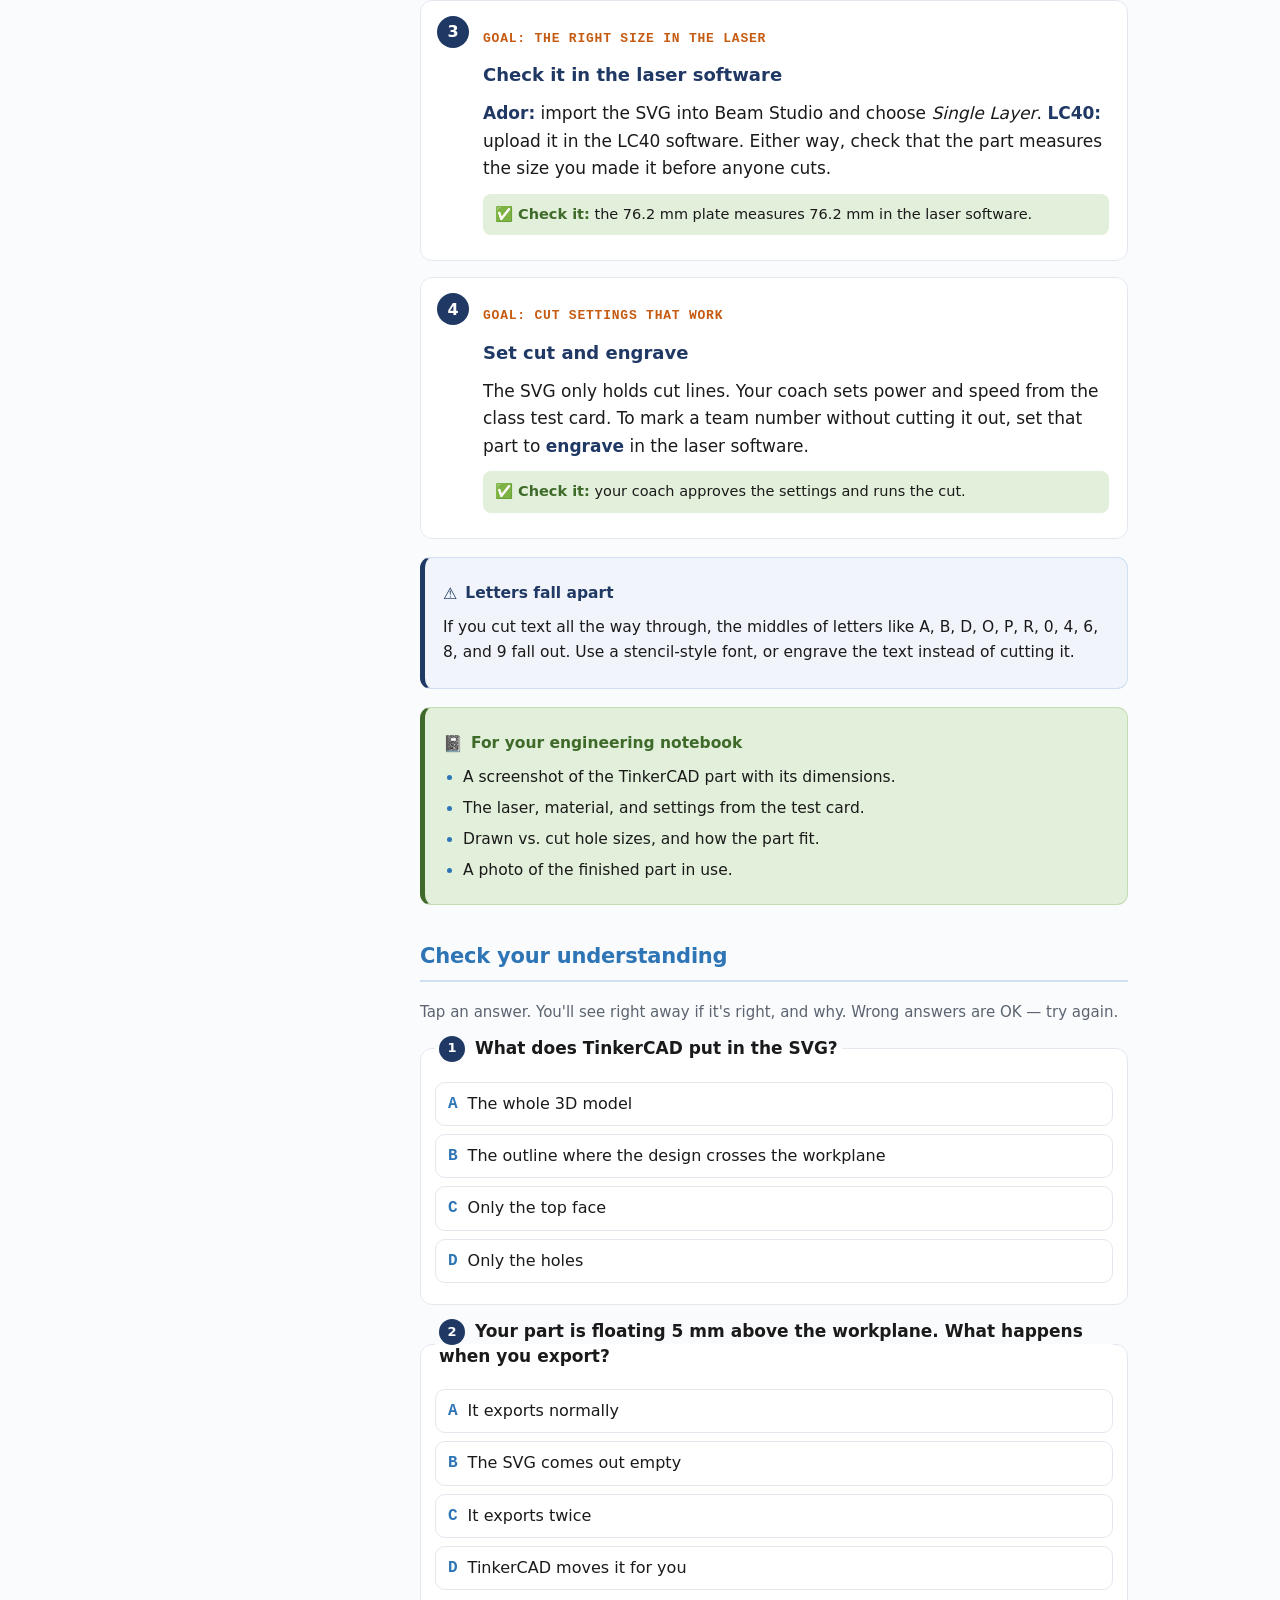
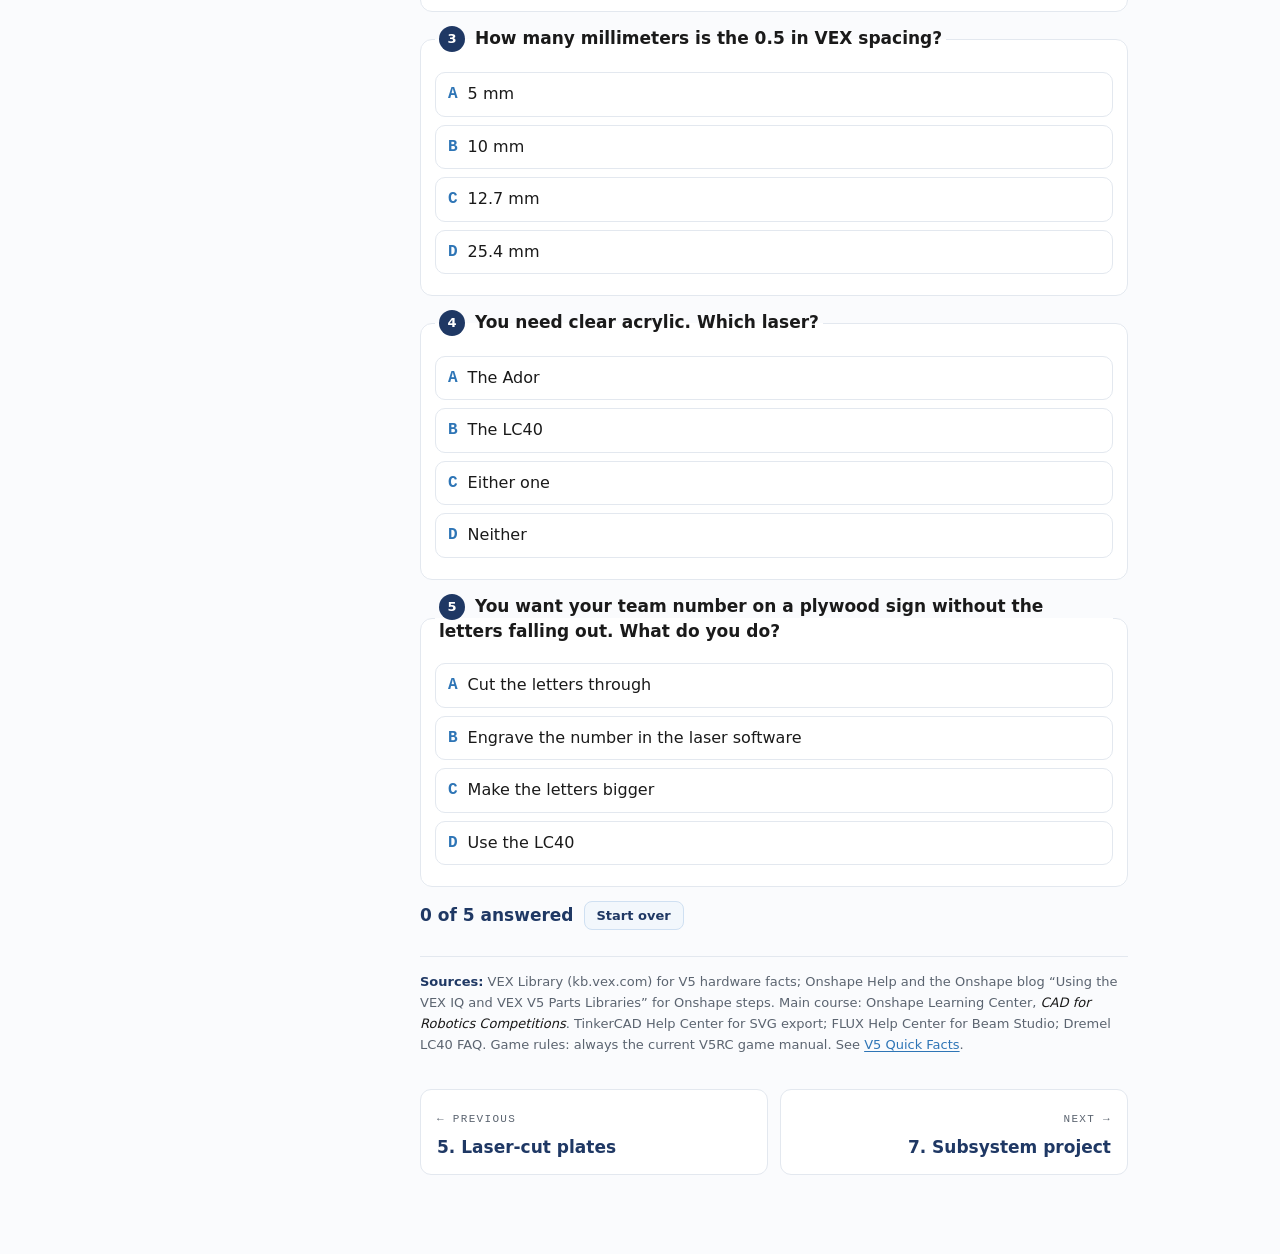
<file: docs/module-6.html>
<!doctype html>
<html lang="en"><head><meta charset="utf-8"><meta name="viewport" content="width=device-width, initial-scale=1">
<title>Module 6 · Quick Laser Parts in TinkerCAD — Robot CAD</title><link rel="stylesheet" href="styles.css"></head>
<body data-chapter="6">
<header class="topbar"><div class="topbar__in"><span class="topbar__mark">SPARTAN DESIGN · VEX V5</span><span class="topbar__title">Robot CAD</span>
<span class="topbar__school">Spartan Design Robotics · Team 2822</span><button class="menu-btn" id="menuBtn" aria-label="Toggle contents">Contents</button></div></header>
<div class="book"><nav class="toc" id="toc" aria-label="Table of contents"></nav>
<main class="main">
<div class="chead"><div class="chead__in"><div class="chead__num">06</div><div><p class="chead__eyebrow">Module 6 of 7</p><h1 class="chead__title">Quick Laser Parts in TinkerCAD</h1></div></div></div>
<div class="lede"><p>Onshape is where the robot lives. But for a quick flat part, like a pit sign, a drill jig, a spacer, or a field-element mockup, TinkerCAD can export an SVG file that both of our lasers read directly. This module teaches the TinkerCAD tricks that make laser files come out right.</p></div>
<article class="prose wrap">
<div class="listen" data-src="media/rc7-tinkercad-listen.mp3" data-min="5"></div>
<div class="card card--learn"><p class="card__title"><span class="ic">🎓</span> Homework · Weeks 14–15</p><p>Both lessons are on this page, below. Class time is for applying them to our V5 robots. Full schedule: <a href="calendar.html">Semester calendar</a>.</p><ul><li><strong>Week 14:</strong> TinkerCAD lesson 1: shapes, holes, and exact sizes</li><li><strong>Week 15:</strong> TinkerCAD lesson 2: export an SVG for the laser</li></ul></div>

<div class="card card--tip"><p class="card__title"><span class="ic">📺</span> Short how-to videos</p><p><strong>From the VEX and teacher community</strong> (not Onshape). Helpful, but if a video and this book disagree, follow the book and ask your teacher.</p><ul><li><a class="ext" href="https://www.youtube.com/watch?v=u1uTjbcc6fI" target="_blank" rel="noopener">How to export SVG files from TinkerCAD. Skip any Inkscape steps: our lasers read TinkerCAD’s SVG directly.</a> · Maker’s Lab</li><li><a class="ext" href="https://www.youtube.com/playlist?list=PL97IZXQ17KZ9TGEOv-dDAI1U2v2Zy2kHZ" target="_blank" rel="noopener">Beam Studio in 7 short lessons. Watch 4-4 Importing Files, 4-5 Layers, 4-6 Cut Settings, and 4-7 Preview & Send.</a> · FLUX, maker of our Ador · 1–2 min each</li></ul></div>
<div class="card card--learn"><p class="card__title"><span class="ic">🔥</span> Before you send an SVG to the laser</p><p>Read the <a class="ext" href="https://spartandesign.github.io/model-and-make/lab.html" target="_blank" rel="noopener">Lab Guide</a>: which laser takes which material, and the banned-materials list.</p></div>

      <section class="mission" aria-label="Mission card">
        <div class="mission__head"><span class="apb apb--project">🛠️ PLTW Project</span><span class="mission__when">Module 6 · Week 15</span></div>
        <p class="mission__apb">A <strong>PLTW Project</strong> asks you to use skills you already have to make something real, with clear requirements and limits.</p>
        <div class="mission__grid">
          <div class="mission__box mission__box--goal"><h3>🎯 Your goal</h3><ul><li>I can build an exact-size flat part in TinkerCAD, in millimeters.</li><li>I can export an SVG that has every outline I need, and nothing extra.</li><li>I can pick the right laser for the material and set up the file for it.</li></ul></div>
          <div class="mission__box"><h3>🧰 You’ll need</h3><ul><li>TinkerCAD (browser, or the iPad app)</li><li>Calipers</li><li>The class laser test card (power and speed for each material)</li><li>Your coach runs the laser</li><li>The workplane tool on this page</li></ul></div>
          <div class="mission__box"><h3>⏳ Time and limits</h3><ul><li><strong>2 weeks of class build time (Weeks 14–15), plus cut time. Homework: the two TinkerCAD lessons on this page.</strong></li><li>Ador: wood, plywood, card, and dark or black acrylic only. LC40: the only machine for clear or colored acrylic.</li><li>Never laser polycarbonate (Lexan).</li><li>Anything that bolts onto the competition robot must follow the current game manual.</li><li>Keep it smaller than the laser bed, and name the file with your team and part.</li></ul></div>
        </div>
      </section>
      <h2>Step-by-step plan</h2>
      <p class="plan__intro">Follow the steps in order. The minutes are a guide. Check off each checkpoint before you move on.</p>
      <div class="plan">
        <div class="session"><p class="session__head">Build session 1</p><ol class="steps"><li><span class="steps__min">10 min</span><span>Watch the video.</span></li><li><span class="steps__min">15 min</span><span>TinkerCAD lesson 1 check: show your exact-size test plate (76.2 × 50.8 mm, holes on 12.7 mm spacing).</span></li><li><span class="steps__min">15 min</span><span>Try the workplane tool. Then export your plate as SVG and open it.</span></li><li><span class="steps__min">20 min</span><span>Pick a real part: pit sign, drill jig, spacer, or field mockup. Sketch it with dimensions in mm.</span></li></ol><p class="checkpoint"><span aria-hidden="true">✔</span> <strong>Checkpoint:</strong> A test plate SVG that opens at the right size, and a sketched part.</p></div>
        <div class="session"><p class="session__head">Build session 2</p><ol class="steps"><li><span class="steps__min">25 min</span><span>Model the part. Check every hole and slot size.</span></li><li><span class="steps__min">10 min</span><span>Export the SVG. Check its size in the laser software.</span></li><li><span class="steps__min">10 min</span><span>Your coach cuts it.</span></li><li><span class="steps__min">15 min</span><span>Test it. Log the fit and what you’d change. Take the self-check.</span></li></ol><p class="checkpoint"><span aria-hidden="true">✔</span> <strong>Checkpoint:</strong> A cut part, tested, with notes for the next version.</p></div>
      </div>
      <h2>Laptop or iPad?</h2>
      <div class="tablewrap"><table class="dtable devtable"><thead><tr><th>Task</th><th>💻 Laptop</th><th>📱 iPad</th></tr></thead><tbody><tr><th scope="row">Exact sizes</th><td>Click a shape’s dimension and type the number.</td><td>Tap the shape, then tap a dimension and type it. Turn the iPad sideways for room.</td></tr><tr><th scope="row">Align and group</th><td>Select shapes → Align (L), then Group (Ctrl+G).</td><td>Select shapes → Align and Group buttons in the toolbar.</td></tr><tr><th scope="row">Export SVG</th><td>Export → For Laser Cutting → SVG. Choose “selected shapes” to export one part.</td><td>Same Export button in the app. Save the file to Files, then share it with your coach.</td></tr></tbody></table></div>
      <p class="plan__more">More device help: <a href="devices.html">Laptop or iPad? The full guide</a>.</p>

<h2>Watch first</h2><figure class="video"><video controls preload="metadata" playsinline poster="media/rc7-tinkercad-poster.jpg" aria-label="Narrated walkthrough of Quick Laser Parts in TinkerCAD, with captions on screen"><source src="media/rc7-tinkercad.mp4" type="video/mp4">Your browser can't play this video. <a href="media/rc7-tinkercad.mp4">Download it here</a>.</video><figcaption>Narrated walkthrough (under 2 minutes). Captions are built into the video.</figcaption></figure><details class="transcript"><summary>Read the transcript</summary><p>Now design something your squad will actually compete with: one subsystem of this season's robot. Start with the current game manual: the size limits, the legal parts, and how points are scored. Add your strategy: what this subsystem must do. Together, that's your design brief. Sketch at least three ideas, and score them in a decision matrix. The best score wins, and now you can explain why. Then model it in CAD on branches, hold a design review, build it from the CAD, and test it with real numbers. Save a named version every time you improve it. Your engineering notebook tells the whole story, from the brief to the test results. That's what judges want to see.</p></details>

<h2>Onshape or TinkerCAD?</h2>
<p>Use <strong>Onshape</strong> for anything that has to fit the robot assembly. Use <strong>TinkerCAD</strong> for a quick flat part where you just need a clean laser file. TinkerCAD exports SVG, and both of our lasers read SVG.</p>
<table class="dtable"><thead><tr><th>Laser</th><th>Software</th><th>Materials</th></tr></thead><tbody>
<tr><td>Flux Ador (20 W diode)</td><td>Beam Studio</td><td>Wood, plywood, card, dark or black acrylic</td></tr>
<tr><td>Dremel LC40 (40 W CO₂)</td><td>The LC40’s built-in software, opened in a web browser. It takes SVG or PDF.</td><td>The only one for clear or colored acrylic</td></tr></tbody></table>
<h2>Lesson 1 (homework): exact sizes in millimeters</h2>
<p>TinkerCAD works in <strong>millimeters</strong>. The VEX pattern is 0.5 in = <strong>12.7 mm</strong>. A #8 screw clearance hole is 0.170 in = <strong>4.32 mm</strong>.</p><div class="tut"><div class="tut__step"><p class="tut__goal">Goal: a plate at an exact size</p><h3>Size a box</h3><p>Drag a Box onto the workplane. Click its dimensions and type 76.2 × 50.8 mm, 3 mm tall. That’s 6 × 4 VEX holes.</p><p class="tut__check"><strong>✅ Check it:</strong> the ruler shows 76.2 and 50.8.</p></div><div class="tut__step"><p class="tut__goal">Goal: holes that will cut</p><h3>Add Hole cylinders</h3><p>Drag a Cylinder in and set it to <strong>Hole</strong>. Size it to your drawn hole (see the kerf step below). Make it taller than the plate.</p><p class="tut__check"><strong>✅ Check it:</strong> the cylinder looks see-through and striped.</p></div><div class="tut__step"><p class="tut__goal">Goal: holes on the pattern</p><h3>Place them exactly</h3><p>Place hole centers 12.7 mm apart. Use the ruler, or type the X and Y positions. Then select everything, <strong>Align</strong>, and <strong>Group</strong>.</p><p class="tut__check"><strong>✅ Check it:</strong> after grouping, you see real holes through the plate.</p></div></div>
<h2>Kerf: draw holes a little smaller</h2>
<p>The laser burns away a thin strip, so holes come out bigger. Draw them smaller by the kerf from your test card: <strong>drawn = needed − kerf</strong>. For example, 4.32 − 0.20 = <strong>4.12 mm</strong>. Same rule as Module 5, now in millimeters.</p>
<h2>Lesson 2 (homework): export an SVG the laser can use</h2>
<p>TinkerCAD exports the outline of your design <strong>where it crosses the workplane</strong>, as thin red cut lines. Anything floating above the workplane doesn’t make it into the file. Try it:</p>
<div class="sim workplanesim"></div><div class="tut"><div class="tut__step"><p class="tut__goal">Goal: everything on the workplane</p><h3>Drop it down</h3><p>Select your part and press <strong>D</strong> (or use the Drop button) so it sits on the workplane.</p><p class="tut__check"><strong>✅ Check it:</strong> nothing is floating.</p></div><div class="tut__step"><p class="tut__goal">Goal: the right shapes in the file</p><h3>Export the SVG</h3><p>Click <strong>Export</strong>. Under <em>Include</em>, choose everything or just the selected shapes. Under <em>For Laser Cutting</em>, choose <strong>SVG</strong>.</p><p class="tut__check"><strong>✅ Check it:</strong> the file downloads. Name it like <code>Team2822X_PitSign.svg</code>.</p></div><div class="tut__step"><p class="tut__goal">Goal: the right size in the laser</p><h3>Check it in the laser software</h3><p><strong>Ador:</strong> import the SVG into Beam Studio and choose <em>Single Layer</em>. <strong>LC40:</strong> upload it in the LC40 software. Either way, check that the part measures the size you made it before anyone cuts.</p><p class="tut__check"><strong>✅ Check it:</strong> the 76.2 mm plate measures 76.2 mm in the laser software.</p></div><div class="tut__step"><p class="tut__goal">Goal: cut settings that work</p><h3>Set cut and engrave</h3><p>The SVG only holds cut lines. Your coach sets power and speed from the class test card. To mark a team number without cutting it out, set that part to <strong>engrave</strong> in the laser software.</p><p class="tut__check"><strong>✅ Check it:</strong> your coach approves the settings and runs the cut.</p></div></div>
<div class="card card--constraint"><p class="card__title"><span class="ic">⚠️</span> Letters fall apart</p><p>If you cut text all the way through, the middles of letters like A, B, D, O, P, R, 0, 4, 6, 8, and 9 fall out. Use a stencil-style font, or engrave the text instead of cutting it.</p></div><div class="card card--note"><p class="card__title"><span class="ic">📓</span> For your engineering notebook</p><ul><li>A screenshot of the TinkerCAD part with its dimensions.</li><li>The laser, material, and settings from the test card.</li><li>Drawn vs. cut hole sizes, and how the part fit.</li><li>A photo of the finished part in use.</li></ul></div>
<h2>Check your understanding</h2>
<div class="quiz"><script type="application/json">[{"q": "What does TinkerCAD put in the SVG?", "options": ["The whole 3D model", "The outline where the design crosses the workplane", "Only the top face", "Only the holes"], "answer": 1, "why": "TinkerCAD exports the profile where your design crosses the workplane, as cut lines.", "hint": "Think of slicing it at z = 0."}, {"q": "Your part is floating 5 mm above the workplane. What happens when you export?", "options": ["It exports normally", "The SVG comes out empty", "It exports twice", "TinkerCAD moves it for you"], "answer": 1, "why": "Nothing crosses the workplane, so nothing exports. Drop it down first (D).", "hint": "What crosses z = 0?"}, {"q": "How many millimeters is the 0.5 in VEX spacing?", "options": ["5 mm", "10 mm", "12.7 mm", "25.4 mm"], "answer": 2, "why": "0.5 × 25.4 = 12.7 mm.", "hint": "1 in = 25.4 mm."}, {"q": "You need clear acrylic. Which laser?", "options": ["The Ador", "The LC40", "Either one", "Neither"], "answer": 1, "why": "Only the LC40 (CO₂) cuts clear and colored acrylic.", "hint": "Which one is CO₂?"}, {"q": "You want your team number on a plywood sign without the letters falling out. What do you do?", "options": ["Cut the letters through", "Engrave the number in the laser software", "Make the letters bigger", "Use the LC40"], "answer": 1, "why": "Engraving marks the surface, so nothing falls out. Or use a stencil font.", "hint": "Mark it, don’t cut it."}]</script></div>
<p class="sources"><strong>Sources:</strong> VEX Library (kb.vex.com) for V5 hardware facts; Onshape Help and the Onshape blog “Using the VEX IQ and VEX V5 Parts Libraries” for Onshape steps. Main course: Onshape Learning Center, <em>CAD for Robotics Competitions</em>. TinkerCAD Help Center for SVG export; FLUX Help Center for Beam Studio; Dremel LC40 FAQ. Game rules: always the current V5RC game manual. See <a href="v5-facts.html">V5 Quick Facts</a>.</p>
</article>
<nav class="pager" id="pager" aria-label="Chapter navigation"></nav>
</main></div>
<script src="nav.js"></script>
<script src="learn.js"></script>
<script src="robotcad.js"></script>
</body></html>
</file>
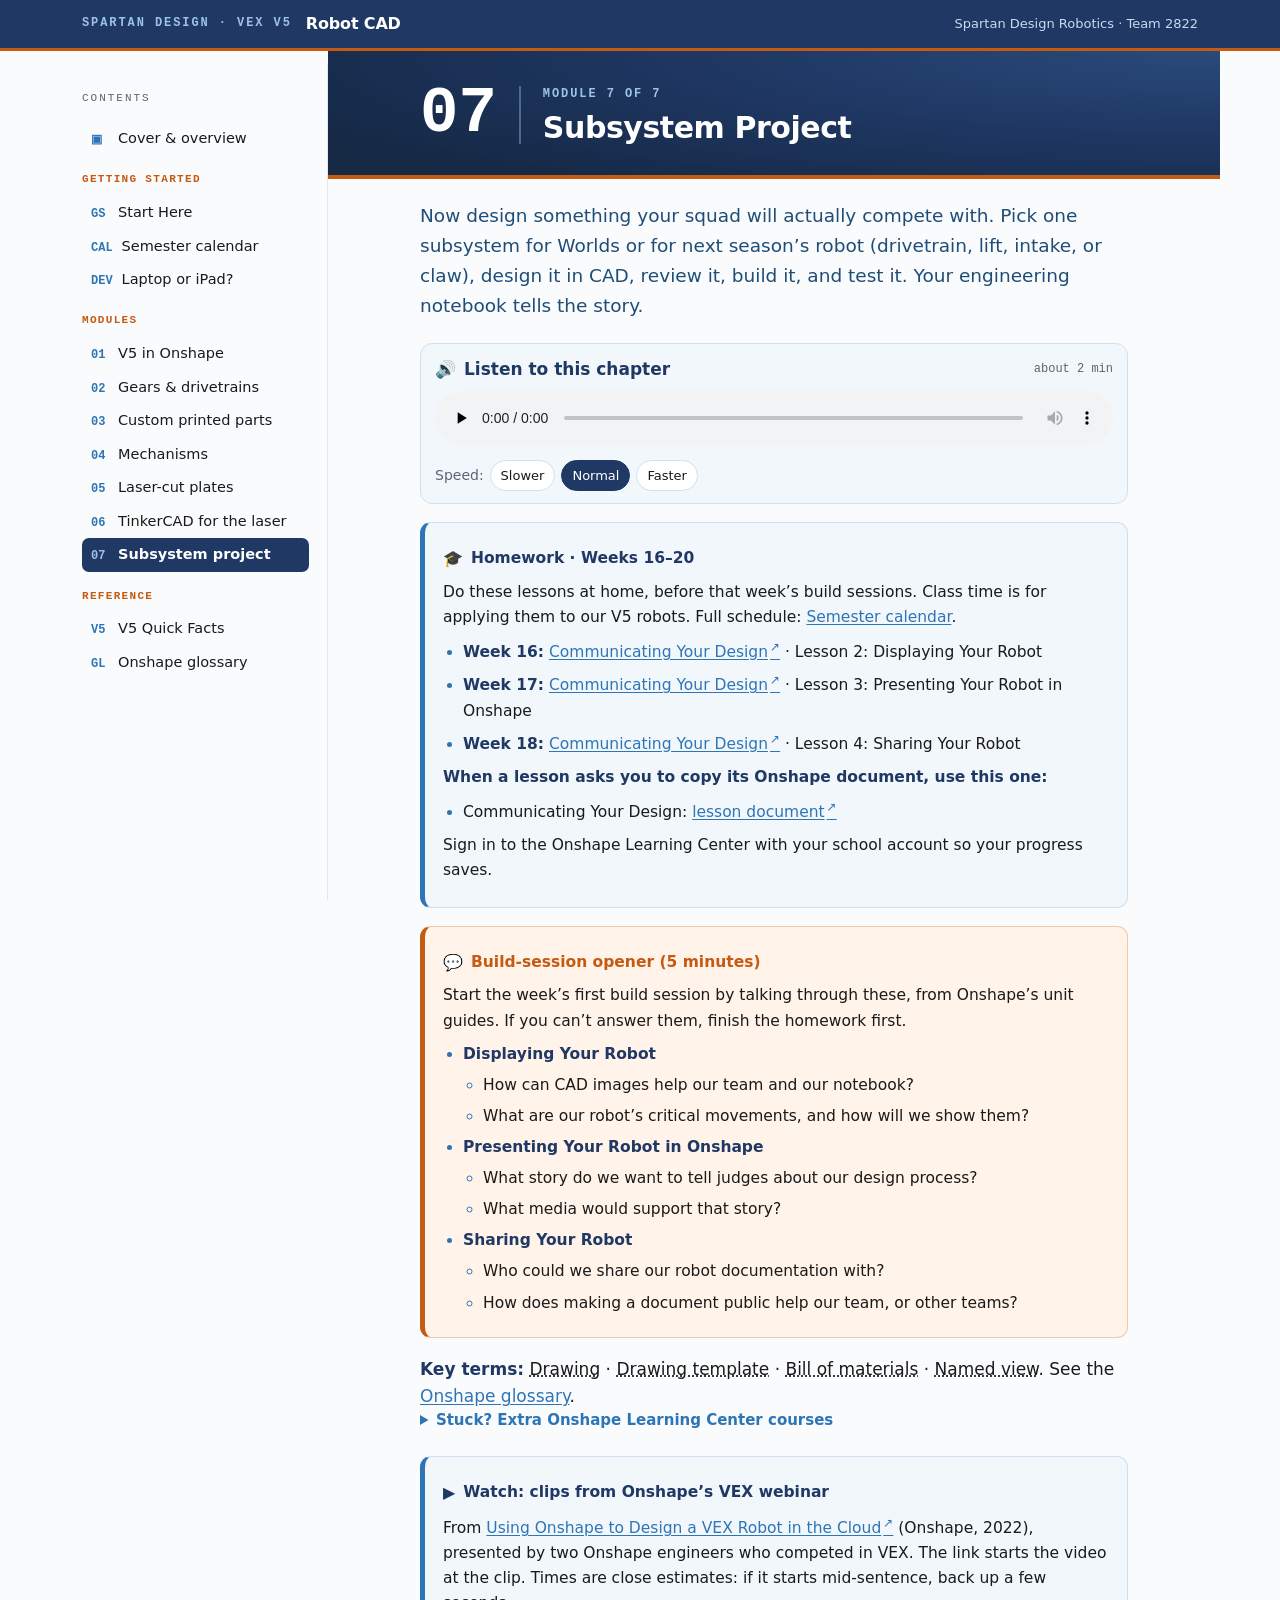
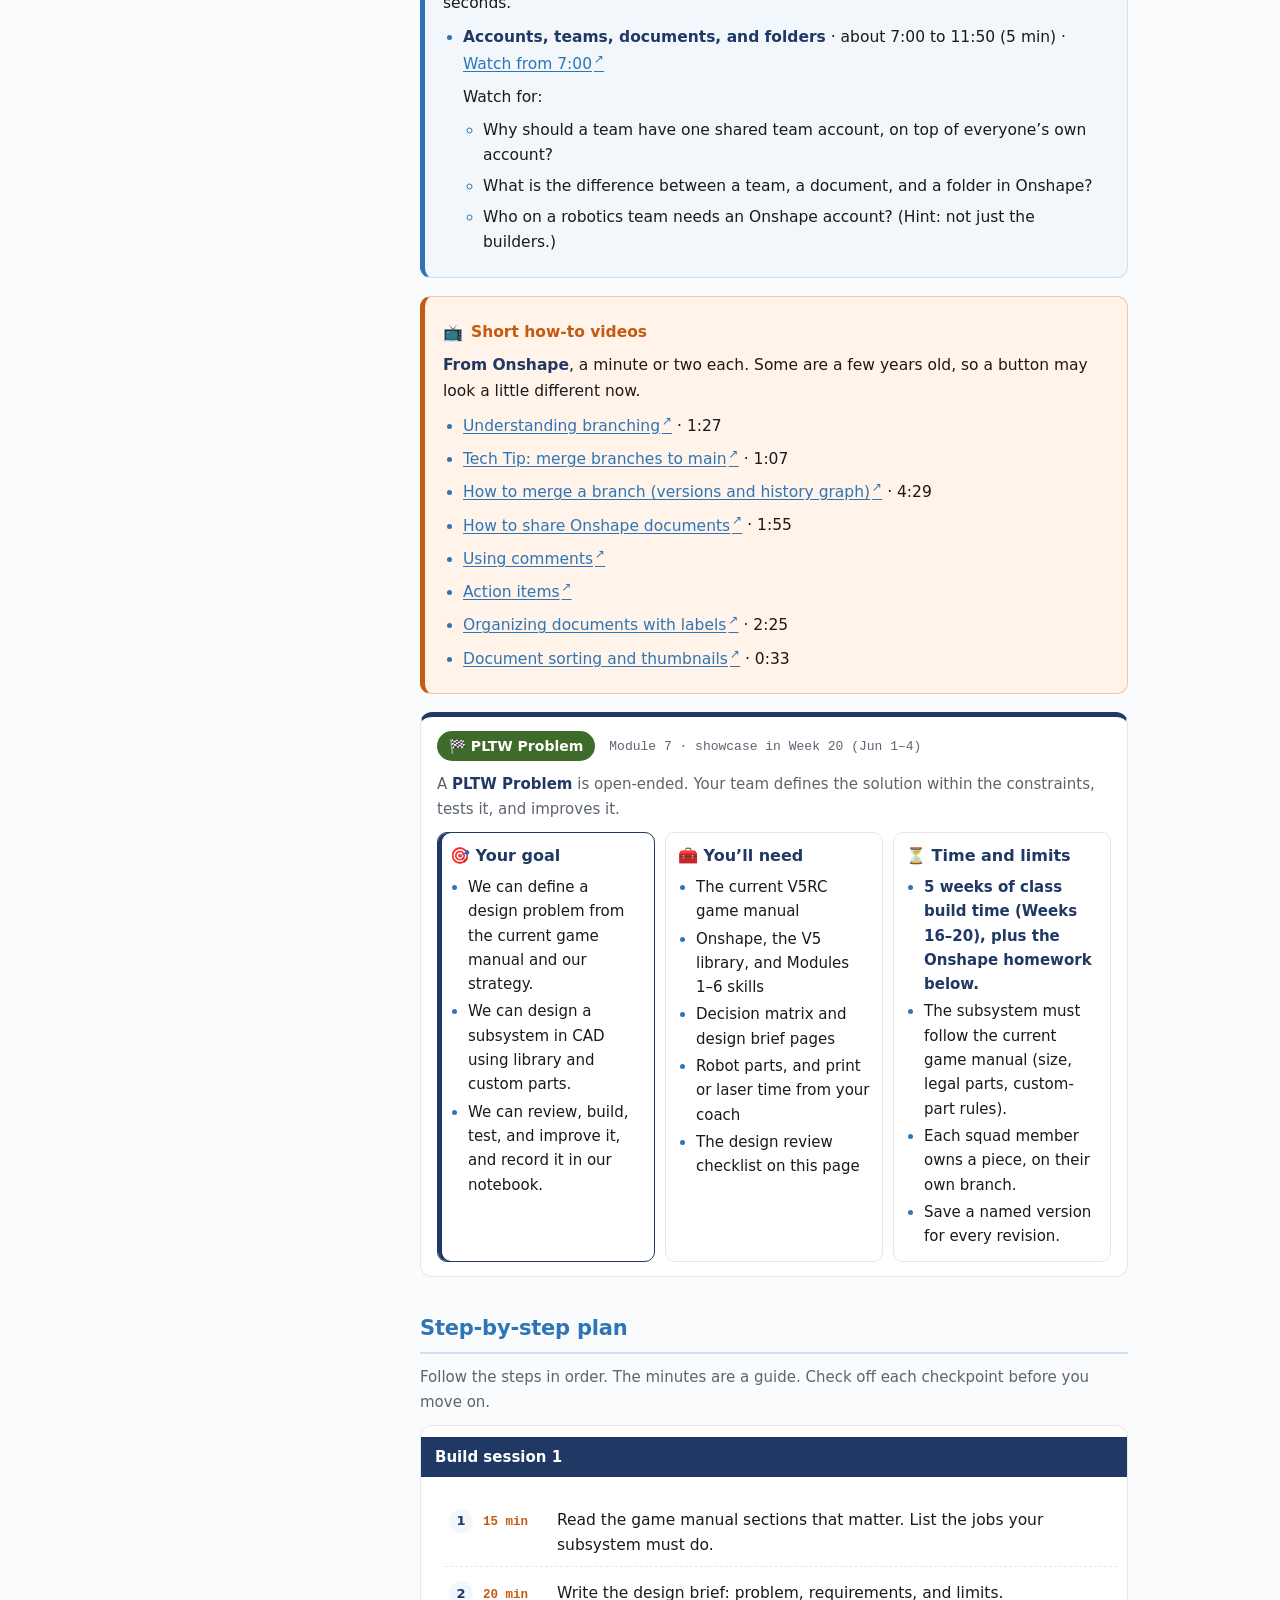
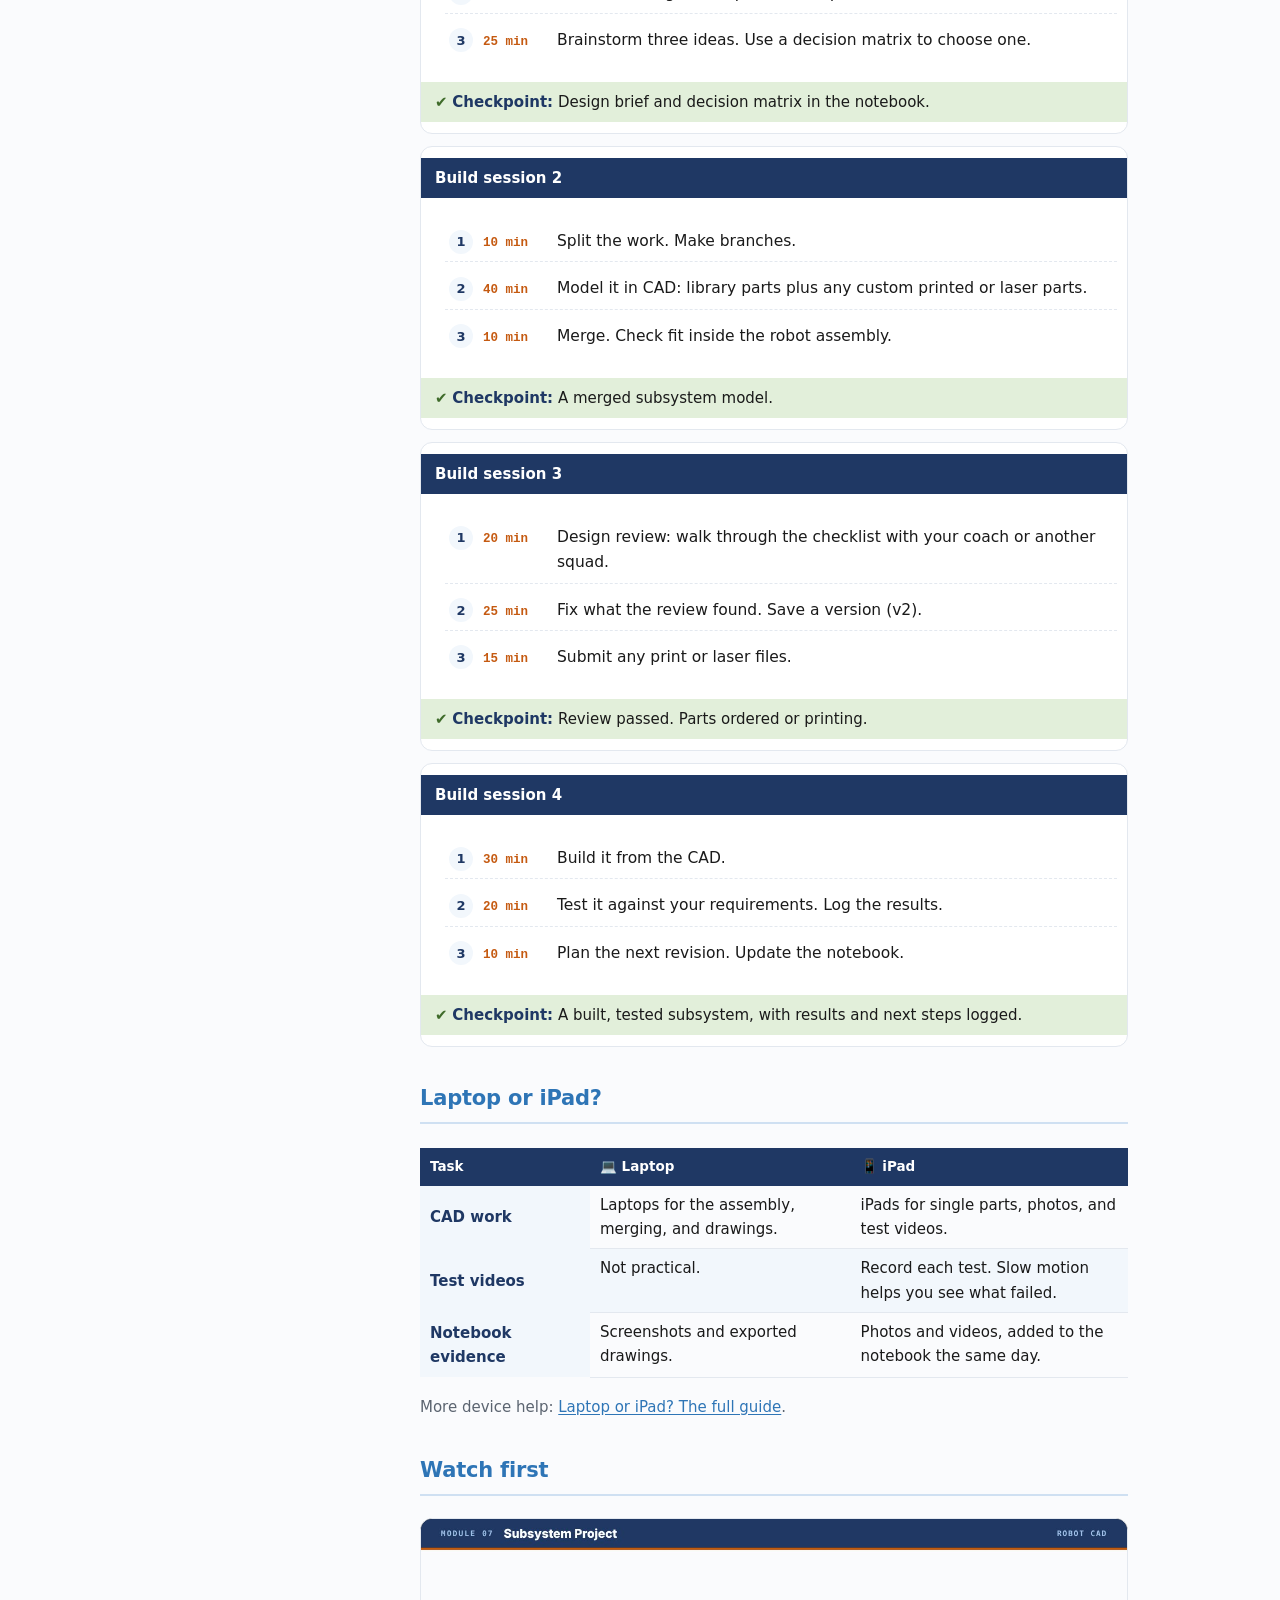
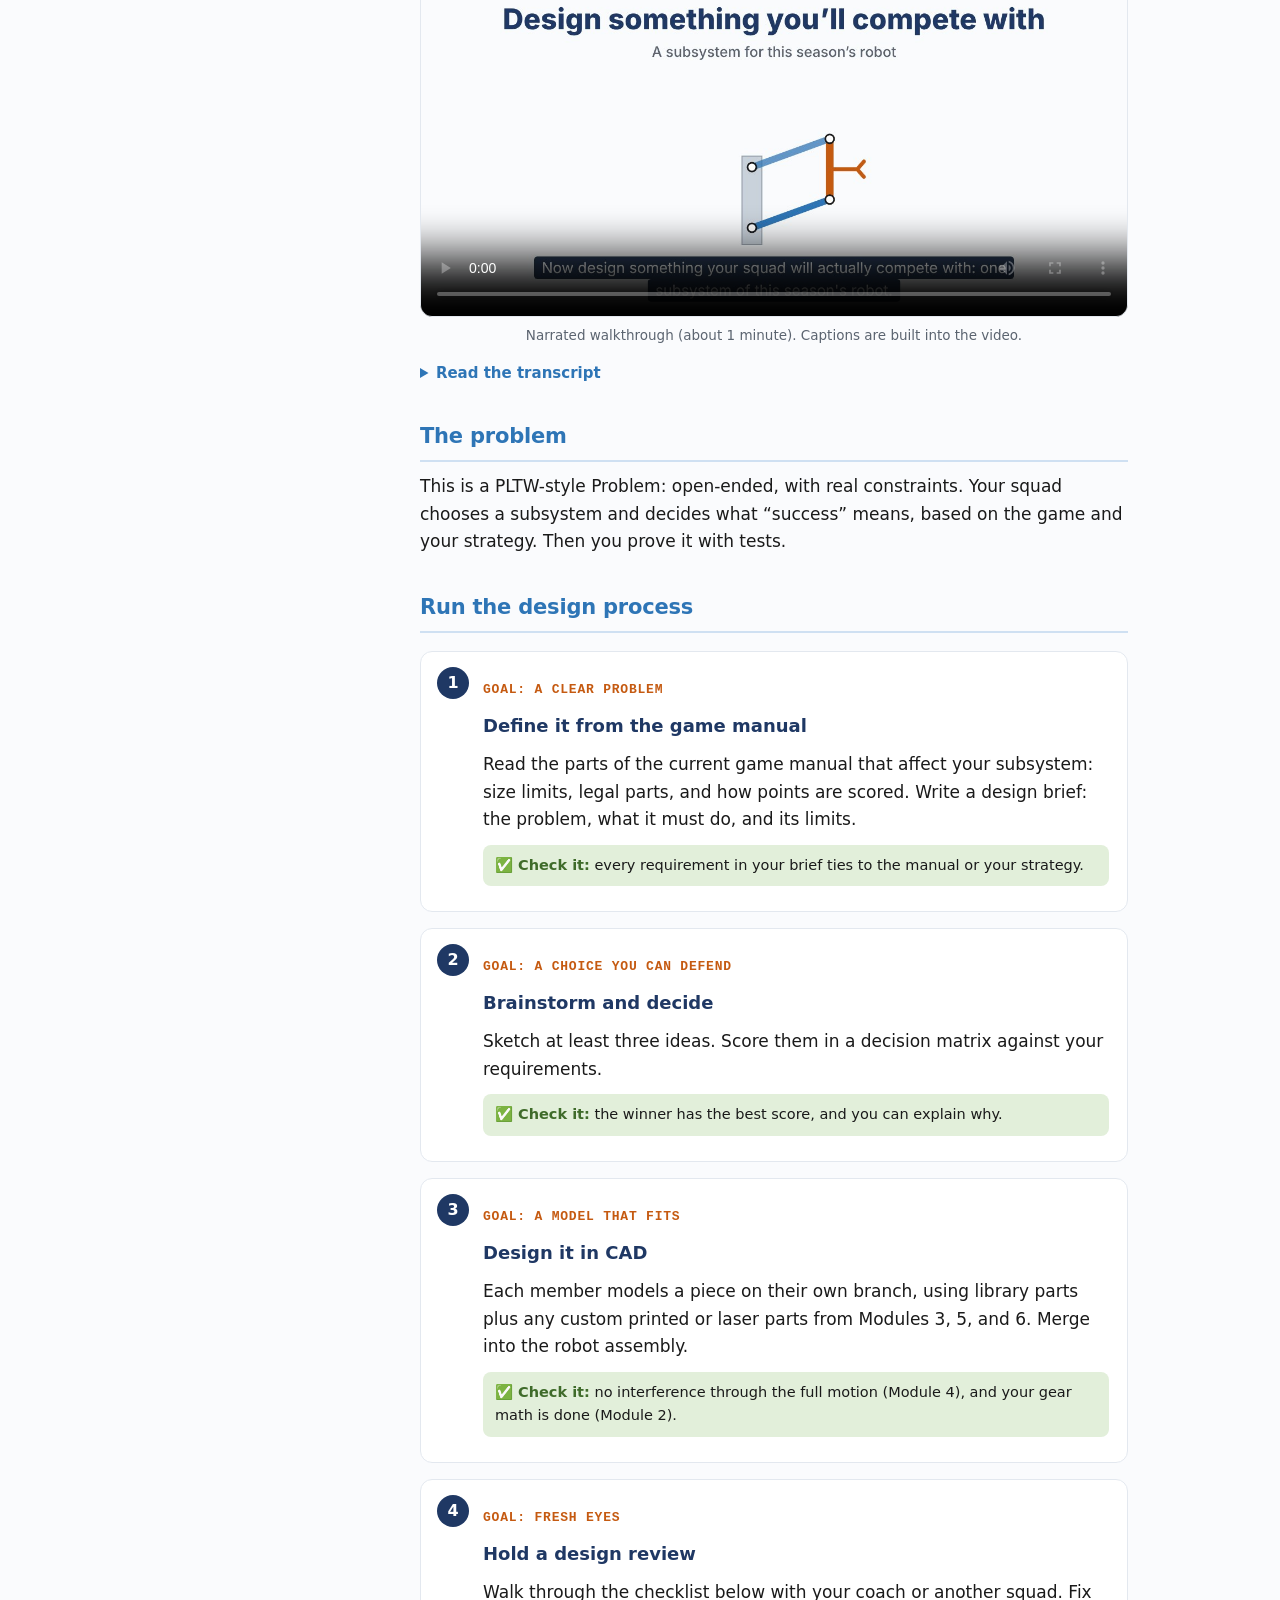
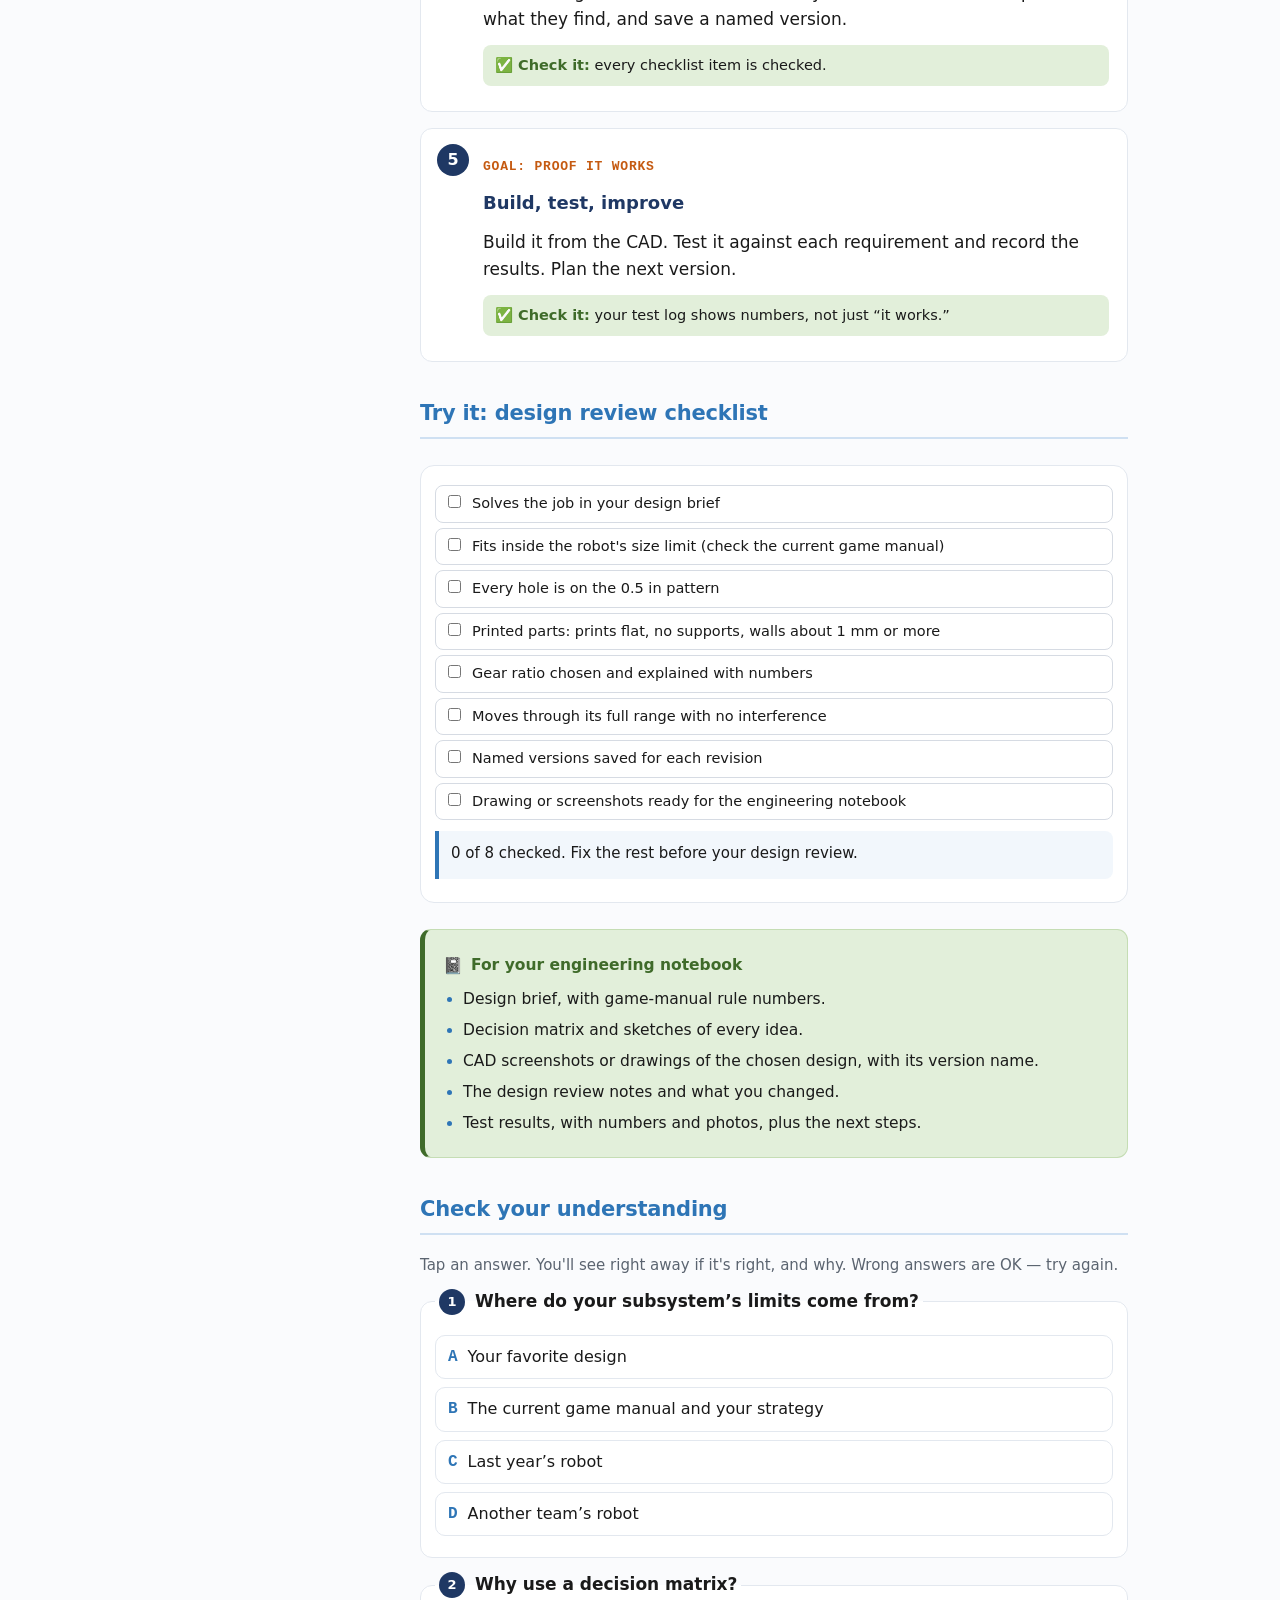
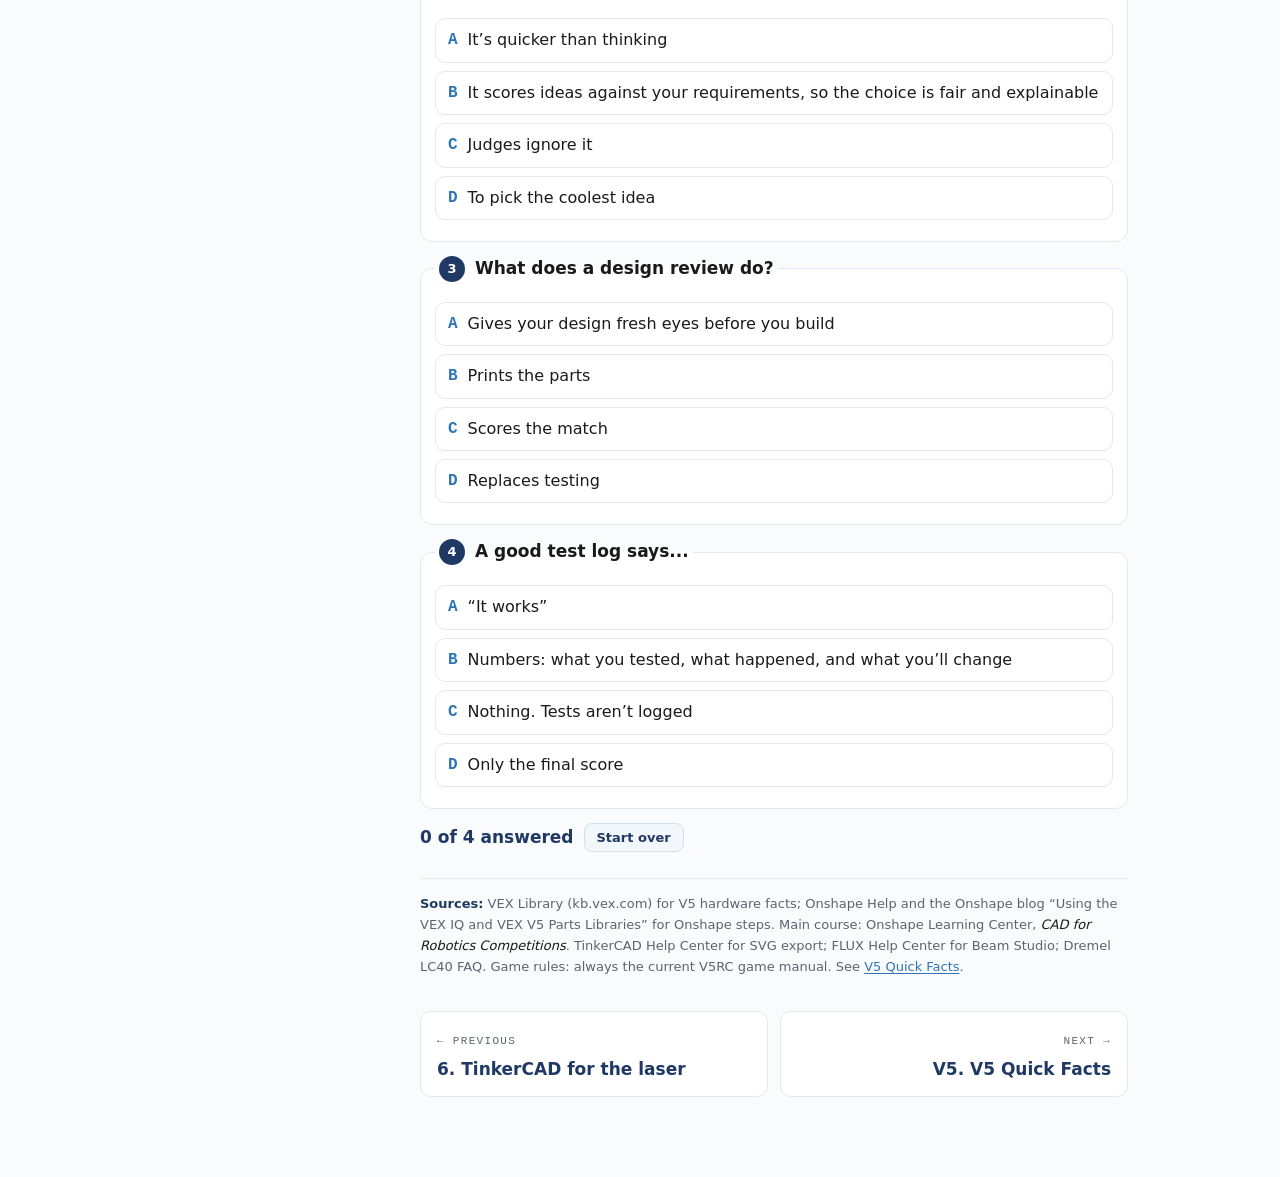
<file: docs/module-7.html>
<!doctype html>
<html lang="en"><head><meta charset="utf-8"><meta name="viewport" content="width=device-width, initial-scale=1">
<title>Module 7 · Subsystem Project — Robot CAD</title><link rel="stylesheet" href="styles.css"></head>
<body data-chapter="7">
<header class="topbar"><div class="topbar__in"><span class="topbar__mark">SPARTAN DESIGN · VEX V5</span><span class="topbar__title">Robot CAD</span>
<span class="topbar__school">Spartan Design Robotics · Team 2822</span><button class="menu-btn" id="menuBtn" aria-label="Toggle contents">Contents</button></div></header>
<div class="book"><nav class="toc" id="toc" aria-label="Table of contents"></nav>
<main class="main">
<div class="chead"><div class="chead__in"><div class="chead__num">07</div><div><p class="chead__eyebrow">Module 7 of 7</p><h1 class="chead__title">Subsystem Project</h1></div></div></div>
<div class="lede"><p>Now design something your squad will actually compete with. Pick one subsystem for Worlds or for next season’s robot (drivetrain, lift, intake, or claw), design it in CAD, review it, build it, and test it. Your engineering notebook tells the story.</p></div>
<article class="prose wrap">
<div class="listen" data-src="media/rc6-subsystem-listen.mp3" data-min="2"></div>
<div class="card card--learn"><p class="card__title"><span class="ic">🎓</span> Homework · Weeks 16–20</p><p>Do these lessons at home, before that week’s build sessions. Class time is for applying them to our V5 robots. Full schedule: <a href="calendar.html">Semester calendar</a>.</p><ul><li><strong>Week 16:</strong> <a class="ext" href="https://learn.onshape.com/learn/article/cad-for-robotics-communicating-your-design" target="_blank" rel="noopener">Communicating Your Design</a> · Lesson 2: Displaying Your Robot</li><li><strong>Week 17:</strong> <a class="ext" href="https://learn.onshape.com/learn/article/cad-for-robotics-communicating-your-design" target="_blank" rel="noopener">Communicating Your Design</a> · Lesson 3: Presenting Your Robot in Onshape</li><li><strong>Week 18:</strong> <a class="ext" href="https://learn.onshape.com/learn/article/cad-for-robotics-communicating-your-design" target="_blank" rel="noopener">Communicating Your Design</a> · Lesson 4: Sharing Your Robot</li></ul><p><strong>When a lesson asks you to copy its Onshape document, use this one:</strong></p><ul><li>Communicating Your Design: <a class="ext" href="https://cad.onshape.com/documents/82ce05acce161fe6784a69cb/w/985afa15b5dd182fda0f77c1/e/bea05e1fc18f3b76ce88e1f3" target="_blank" rel="noopener">lesson document</a></li></ul><p class="cad-note">Sign in to the Onshape Learning Center with your school account so your progress saves.</p></div><div class="card card--tip"><p class="card__title"><span class="ic">💬</span> Build-session opener (5 minutes)</p><p>Start the week’s first build session by talking through these, from Onshape’s unit guides. If you can’t answer them, finish the homework first.</p><ul><li><strong>Displaying Your Robot</strong><ul><li>How can CAD images help our team and our notebook?</li><li>What are our robot’s critical movements, and how will we show them?</li></ul></li><li><strong>Presenting Your Robot in Onshape</strong><ul><li>What story do we want to tell judges about our design process?</li><li>What media would support that story?</li></ul></li><li><strong>Sharing Your Robot</strong><ul><li>Who could we share our robot documentation with?</li><li>How does making a document public help our team, or other teams?</li></ul></li></ul></div><p><strong>Key terms:</strong> <abbr title="A technical drawing with the sizes needed to make a part.">Drawing</abbr> · <abbr title="A preset drawing layout, for example for laser cutting.">Drawing template</abbr> · <abbr title="A table listing every part needed to build an assembly.">Bill of materials</abbr> · <abbr title="A saved camera angle and zoom.">Named view</abbr>. See the <a href="glossary.html">Onshape glossary</a>.</p><details class="transcript"><summary>Stuck? Extra Onshape Learning Center courses</summary><ul><li><a class="ext" href="https://learn.onshape.com/courses/sharing-with-new-onshape-users" target="_blank" rel="noopener">Sharing with New Onshape Users</a></li></ul></details>
<div class="card card--learn"><p class="card__title"><span class="ic">▶</span> Watch: clips from Onshape’s VEX webinar</p><p>From <a class="ext" href="https://www.onshape.com/en/resource-center/videos/using-onshape-to-design-a-vex-robot-in-the-cloud" target="_blank" rel="noopener">Using Onshape to Design a VEX Robot in the Cloud</a> (Onshape, 2022), presented by two Onshape engineers who competed in VEX. The link starts the video at the clip. Times are close estimates: if it starts mid-sentence, back up a few seconds.</p><ul><li><p><strong>Accounts, teams, documents, and folders</strong> · about 7:00 to 11:50 (5 min) · <a class="ext" href="https://www.onshape.com/en/resource-center/videos/using-onshape-to-design-a-vex-robot-in-the-cloud?wtime=7m0s" target="_blank" rel="noopener">Watch from 7:00</a></p><p class="cad-note">Watch for:</p><ul><li>Why should a team have one shared team account, on top of everyone’s own account?</li><li>What is the difference between a team, a document, and a folder in Onshape?</li><li>Who on a robotics team needs an Onshape account? (Hint: not just the builders.)</li></ul></li></ul></div>
<div class="card card--tip"><p class="card__title"><span class="ic">📺</span> Short how-to videos</p><p><strong>From Onshape</strong>, a minute or two each. Some are a few years old, so a button may look a little different now.</p><ul><li><a class="ext" href="https://www.youtube.com/watch?v=Kb7wT0vMIU4" target="_blank" rel="noopener">Understanding branching</a> · 1:27</li><li><a class="ext" href="https://www.youtube.com/watch?v=vjd6gII8amM" target="_blank" rel="noopener">Tech Tip: merge branches to main</a> · 1:07</li><li><a class="ext" href="https://www.youtube.com/watch?v=Uvy5oqA3DCQ" target="_blank" rel="noopener">How to merge a branch (versions and history graph)</a> · 4:29</li><li><a class="ext" href="https://www.youtube.com/watch?v=ph9beHMUCHw" target="_blank" rel="noopener">How to share Onshape documents</a> · 1:55</li><li><a class="ext" href="https://www.youtube.com/watch?v=uKljWIpEYcY" target="_blank" rel="noopener">Using comments</a></li><li><a class="ext" href="https://www.youtube.com/watch?v=GSt0VeGVIKQ" target="_blank" rel="noopener">Action items</a></li><li><a class="ext" href="https://www.youtube.com/watch?v=yr2t5rCFv28" target="_blank" rel="noopener">Organizing documents with labels</a> · 2:25</li><li><a class="ext" href="https://www.youtube.com/watch?v=Tb09EvMcr0o" target="_blank" rel="noopener">Document sorting and thumbnails</a> · 0:33</li></ul></div>


      <section class="mission" aria-label="Mission card">
        <div class="mission__head"><span class="apb apb--problem">🏁 PLTW Problem</span><span class="mission__when">Module 7 · showcase in Week 20 (Jun 1–4)</span></div>
        <p class="mission__apb">A <strong>PLTW Problem</strong> is open-ended. Your team defines the solution within the constraints, tests it, and improves it.</p>
        <div class="mission__grid">
          <div class="mission__box mission__box--goal"><h3>🎯 Your goal</h3><ul><li>We can define a design problem from the current game manual and our strategy.</li><li>We can design a subsystem in CAD using library and custom parts.</li><li>We can review, build, test, and improve it, and record it in our notebook.</li></ul></div>
          <div class="mission__box"><h3>🧰 You’ll need</h3><ul><li>The current V5RC game manual</li><li>Onshape, the V5 library, and Modules 1–6 skills</li><li>Decision matrix and design brief pages</li><li>Robot parts, and print or laser time from your coach</li><li>The design review checklist on this page</li></ul></div>
          <div class="mission__box"><h3>⏳ Time and limits</h3><ul><li><strong>5 weeks of class build time (Weeks 16–20), plus the Onshape homework below.</strong></li><li>The subsystem must follow the current game manual (size, legal parts, custom-part rules).</li><li>Each squad member owns a piece, on their own branch.</li><li>Save a named version for every revision.</li></ul></div>
        </div>
      </section>
      <h2>Step-by-step plan</h2>
      <p class="plan__intro">Follow the steps in order. The minutes are a guide. Check off each checkpoint before you move on.</p>
      <div class="plan">
        <div class="session"><p class="session__head">Build session 1</p><ol class="steps"><li><span class="steps__min">15 min</span><span>Read the game manual sections that matter. List the jobs your subsystem must do.</span></li><li><span class="steps__min">20 min</span><span>Write the design brief: problem, requirements, and limits.</span></li><li><span class="steps__min">25 min</span><span>Brainstorm three ideas. Use a decision matrix to choose one.</span></li></ol><p class="checkpoint"><span aria-hidden="true">✔</span> <strong>Checkpoint:</strong> Design brief and decision matrix in the notebook.</p></div>
        <div class="session"><p class="session__head">Build session 2</p><ol class="steps"><li><span class="steps__min">10 min</span><span>Split the work. Make branches.</span></li><li><span class="steps__min">40 min</span><span>Model it in CAD: library parts plus any custom printed or laser parts.</span></li><li><span class="steps__min">10 min</span><span>Merge. Check fit inside the robot assembly.</span></li></ol><p class="checkpoint"><span aria-hidden="true">✔</span> <strong>Checkpoint:</strong> A merged subsystem model.</p></div>
        <div class="session"><p class="session__head">Build session 3</p><ol class="steps"><li><span class="steps__min">20 min</span><span>Design review: walk through the checklist with your coach or another squad.</span></li><li><span class="steps__min">25 min</span><span>Fix what the review found. Save a version (v2).</span></li><li><span class="steps__min">15 min</span><span>Submit any print or laser files.</span></li></ol><p class="checkpoint"><span aria-hidden="true">✔</span> <strong>Checkpoint:</strong> Review passed. Parts ordered or printing.</p></div>
        <div class="session"><p class="session__head">Build session 4</p><ol class="steps"><li><span class="steps__min">30 min</span><span>Build it from the CAD.</span></li><li><span class="steps__min">20 min</span><span>Test it against your requirements. Log the results.</span></li><li><span class="steps__min">10 min</span><span>Plan the next revision. Update the notebook.</span></li></ol><p class="checkpoint"><span aria-hidden="true">✔</span> <strong>Checkpoint:</strong> A built, tested subsystem, with results and next steps logged.</p></div>
      </div>
      <h2>Laptop or iPad?</h2>
      <div class="tablewrap"><table class="dtable devtable"><thead><tr><th>Task</th><th>💻 Laptop</th><th>📱 iPad</th></tr></thead><tbody><tr><th scope="row">CAD work</th><td>Laptops for the assembly, merging, and drawings.</td><td>iPads for single parts, photos, and test videos.</td></tr><tr><th scope="row">Test videos</th><td>Not practical.</td><td>Record each test. Slow motion helps you see what failed.</td></tr><tr><th scope="row">Notebook evidence</th><td>Screenshots and exported drawings.</td><td>Photos and videos, added to the notebook the same day.</td></tr></tbody></table></div>
      <p class="plan__more">More device help: <a href="devices.html">Laptop or iPad? The full guide</a>.</p>

<h2>Watch first</h2><figure class="video"><video controls preload="metadata" playsinline poster="media/rc6-subsystem-poster.jpg" aria-label="Narrated walkthrough of Subsystem Project, with captions on screen"><source src="media/rc6-subsystem.mp4" type="video/mp4">Your browser can't play this video. <a href="media/rc6-subsystem.mp4">Download it here</a>.</video><figcaption>Narrated walkthrough (about 1 minute). Captions are built into the video.</figcaption></figure><details class="transcript"><summary>Read the transcript</summary><p>Onshape is where our robot lives. But for a quick flat part, like a pit sign, a drill jig, or a spacer, TinkerCAD is faster. It exports an S V G file that both of our lasers can read. TinkerCAD works in millimeters. The VEX hole spacing, half an inch, is twelve point seven millimeters. A screw clearance hole is about four point three millimeters. Draw it a little smaller, by the kerf, because laser holes come out big. Here's the big idea. TinkerCAD exports the outline where your design crosses the workplane. If your part is floating above it, the file comes out empty. Press D to drop it down, then export. Click Export. Under For Laser Cutting, choose S V G. You get thin red cut lines, in millimeters. The Ador uses Beam Studio, for wood, plywood, card, and dark acrylic. The LC40 opens its software in a web browser, and it's the only one for clear or colored acrylic. Either way, check the part's size before anyone cuts. One last trick. If you cut letters all the way through, their middles fall out. Engrave the text instead, or use a stencil font.</p></details>

<h2>The problem</h2>
<p>This is a PLTW-style Problem: open-ended, with real constraints. Your squad chooses a subsystem and decides what “success” means, based on the game and your strategy. Then you prove it with tests.</p>
<h2>Run the design process</h2><div class="tut"><div class="tut__step"><p class="tut__goal">Goal: a clear problem</p><h3>Define it from the game manual</h3><p>Read the parts of the current game manual that affect your subsystem: size limits, legal parts, and how points are scored. Write a design brief: the problem, what it must do, and its limits.</p><p class="tut__check"><strong>✅ Check it:</strong> every requirement in your brief ties to the manual or your strategy.</p></div><div class="tut__step"><p class="tut__goal">Goal: a choice you can defend</p><h3>Brainstorm and decide</h3><p>Sketch at least three ideas. Score them in a decision matrix against your requirements.</p><p class="tut__check"><strong>✅ Check it:</strong> the winner has the best score, and you can explain why.</p></div><div class="tut__step"><p class="tut__goal">Goal: a model that fits</p><h3>Design it in CAD</h3><p>Each member models a piece on their own branch, using library parts plus any custom printed or laser parts from Modules 3, 5, and 6. Merge into the robot assembly.</p><p class="tut__check"><strong>✅ Check it:</strong> no interference through the full motion (Module 4), and your gear math is done (Module 2).</p></div><div class="tut__step"><p class="tut__goal">Goal: fresh eyes</p><h3>Hold a design review</h3><p>Walk through the checklist below with your coach or another squad. Fix what they find, and save a named version.</p><p class="tut__check"><strong>✅ Check it:</strong> every checklist item is checked.</p></div><div class="tut__step"><p class="tut__goal">Goal: proof it works</p><h3>Build, test, improve</h3><p>Build it from the CAD. Test it against each requirement and record the results. Plan the next version.</p><p class="tut__check"><strong>✅ Check it:</strong> your test log shows numbers, not just “it works.”</p></div></div>
<h2>Try it: design review checklist</h2>
<div class="sim reviewsim"></div><div class="card card--note"><p class="card__title"><span class="ic">📓</span> For your engineering notebook</p><ul><li>Design brief, with game-manual rule numbers.</li><li>Decision matrix and sketches of every idea.</li><li>CAD screenshots or drawings of the chosen design, with its version name.</li><li>The design review notes and what you changed.</li><li>Test results, with numbers and photos, plus the next steps.</li></ul></div>
<h2>Check your understanding</h2>
<div class="quiz"><script type="application/json">[{"q": "Where do your subsystem’s limits come from?", "options": ["Your favorite design", "The current game manual and your strategy", "Last year’s robot", "Another team’s robot"], "answer": 1, "why": "The manual sets the rules; your strategy sets the goals.", "hint": "Rules change every season."}, {"q": "Why use a decision matrix?", "options": ["It’s quicker than thinking", "It scores ideas against your requirements, so the choice is fair and explainable", "Judges ignore it", "To pick the coolest idea"], "answer": 1, "why": "Scoring against requirements makes the choice defensible in your notebook.", "hint": "Choosing on purpose."}, {"q": "What does a design review do?", "options": ["Gives your design fresh eyes before you build", "Prints the parts", "Scores the match", "Replaces testing"], "answer": 0, "why": "Others catch problems you can’t see, while fixing them is still cheap.", "hint": "Fresh eyes."}, {"q": "A good test log says...", "options": ["“It works”", "Numbers: what you tested, what happened, and what you’ll change", "Nothing. Tests aren’t logged", "Only the final score"], "answer": 1, "why": "Numbers make results real and show judges how you improved.", "hint": "Engineers measure."}]</script></div>
<p class="sources"><strong>Sources:</strong> VEX Library (kb.vex.com) for V5 hardware facts; Onshape Help and the Onshape blog “Using the VEX IQ and VEX V5 Parts Libraries” for Onshape steps. Main course: Onshape Learning Center, <em>CAD for Robotics Competitions</em>. TinkerCAD Help Center for SVG export; FLUX Help Center for Beam Studio; Dremel LC40 FAQ. Game rules: always the current V5RC game manual. See <a href="v5-facts.html">V5 Quick Facts</a>.</p>
</article>
<nav class="pager" id="pager" aria-label="Chapter navigation"></nav>
</main></div>
<script src="nav.js"></script>
<script src="learn.js"></script>
<script src="robotcad.js"></script>
</body></html>
</file>
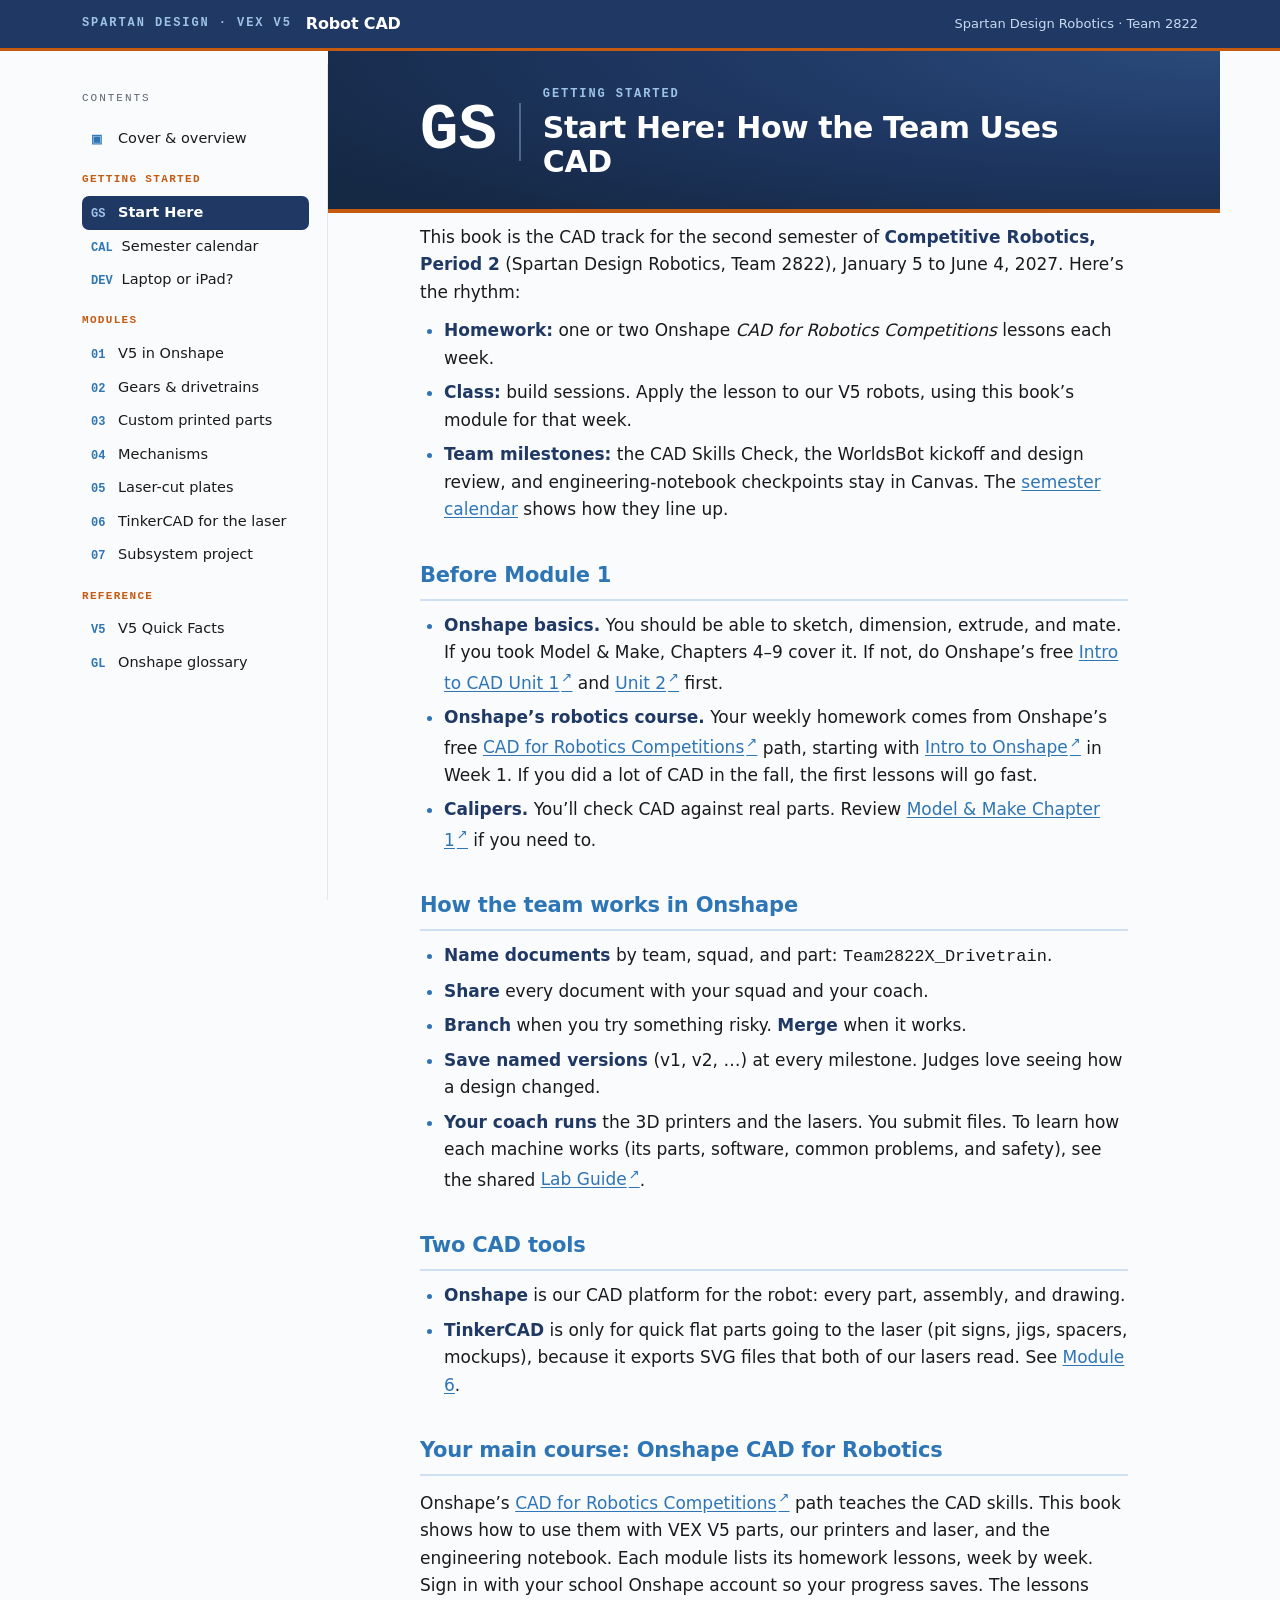
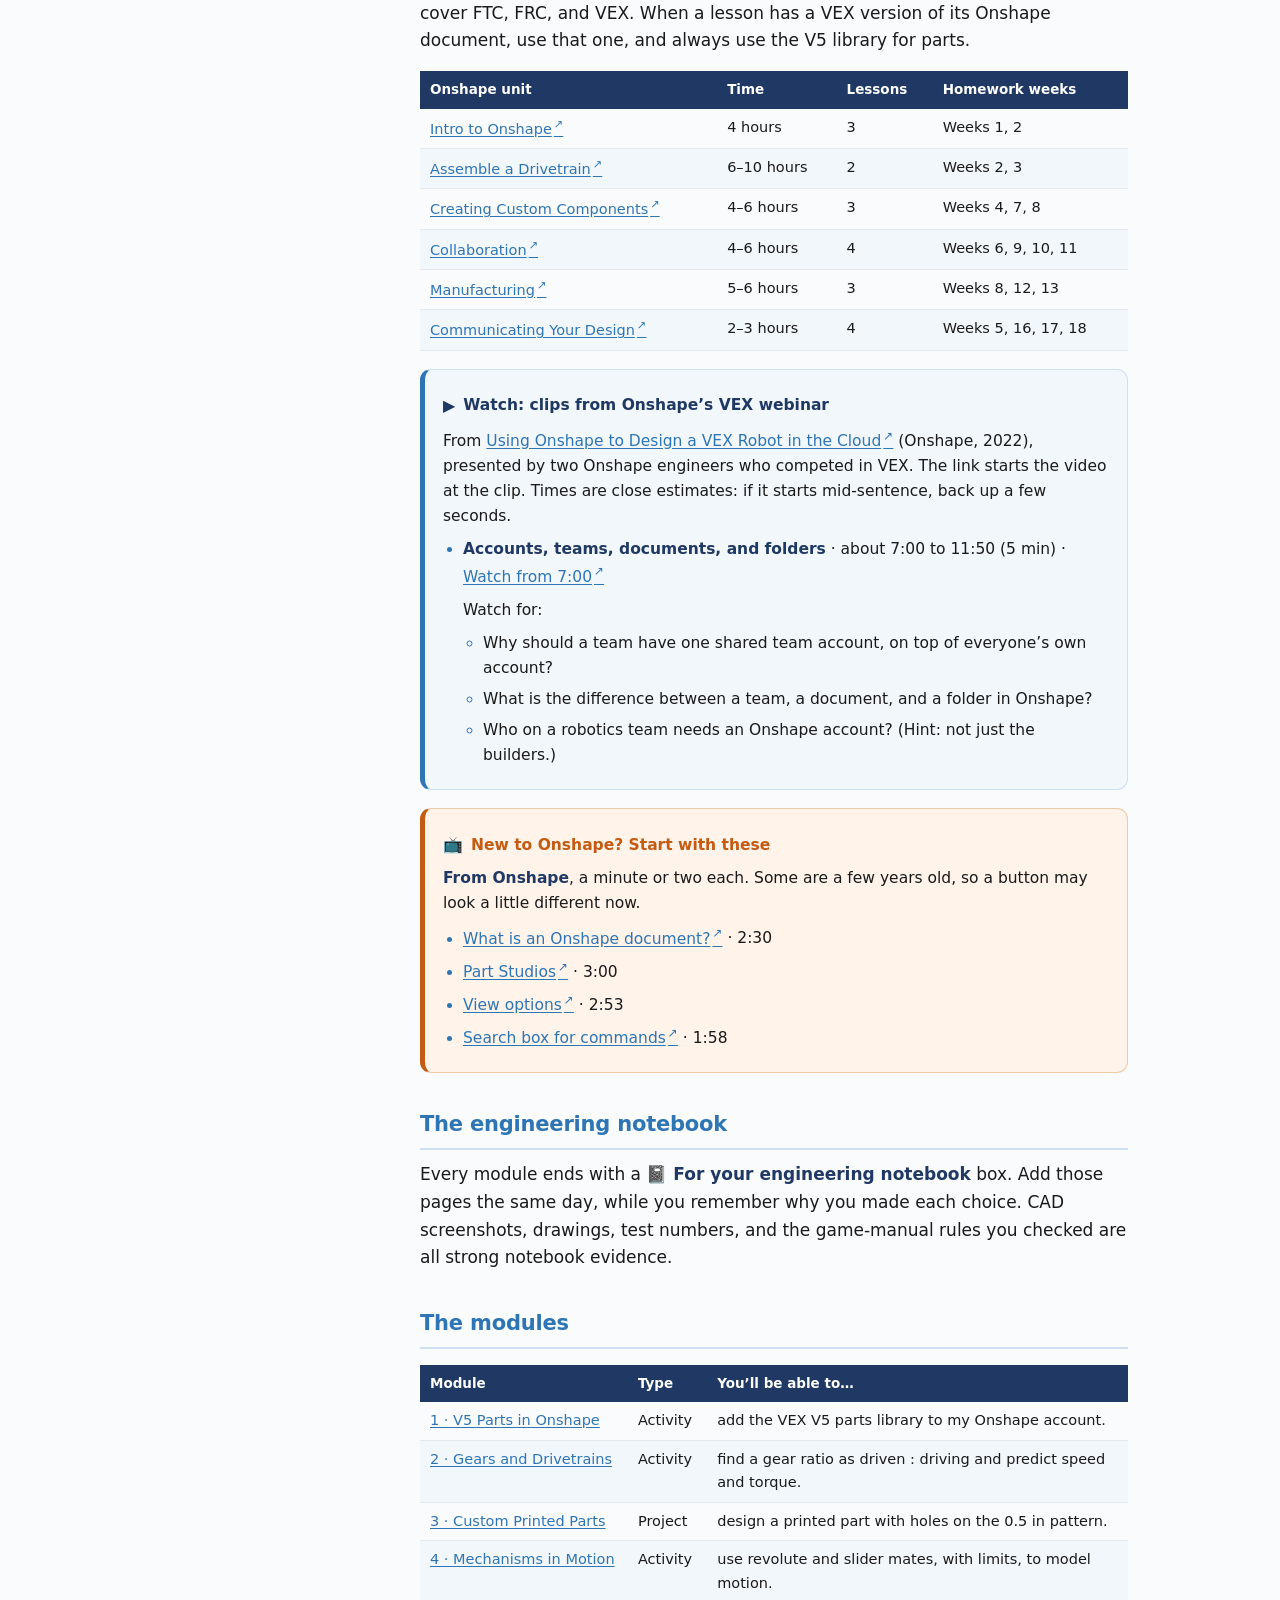
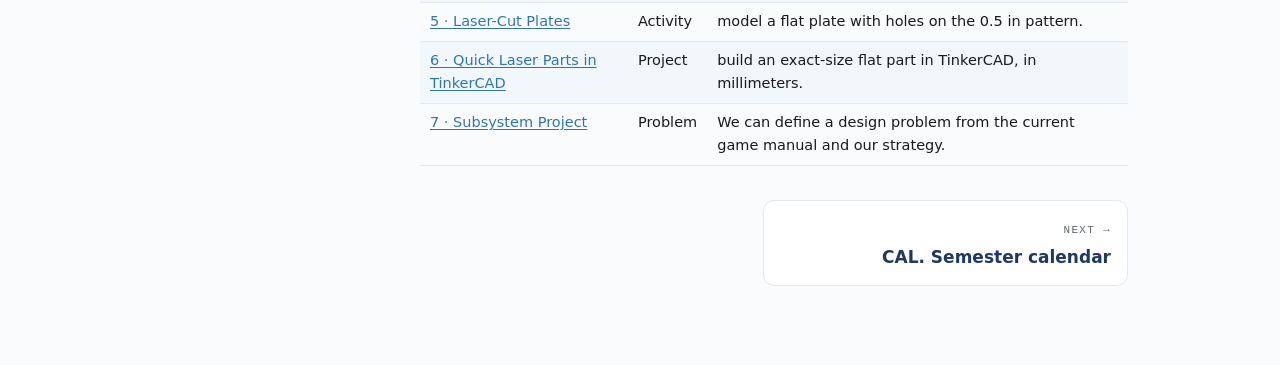
<file: docs/start-here.html>
<!doctype html>
<html lang="en"><head><meta charset="utf-8"><meta name="viewport" content="width=device-width, initial-scale=1">
<title>Start Here: How the Team Uses CAD — Robot CAD</title><link rel="stylesheet" href="styles.css"></head>
<body data-chapter="GS">
<header class="topbar"><div class="topbar__in"><span class="topbar__mark">SPARTAN DESIGN · VEX V5</span><span class="topbar__title">Robot CAD</span>
<span class="topbar__school">Spartan Design Robotics · Team 2822</span><button class="menu-btn" id="menuBtn" aria-label="Toggle contents">Contents</button></div></header>
<div class="book"><nav class="toc" id="toc" aria-label="Table of contents"></nav>
<main class="main">
<div class="chead"><div class="chead__in"><div class="chead__num">GS</div><div><p class="chead__eyebrow">Getting Started</p><h1 class="chead__title">Start Here: How the Team Uses CAD</h1></div></div></div>
<article class="prose wrap">

<p>This book is the CAD track for the second semester of <strong>Competitive Robotics, Period 2</strong> (Spartan Design Robotics, Team 2822), January 5 to June 4, 2027. Here’s the rhythm:</p>
<ul><li><strong>Homework:</strong> one or two Onshape <em>CAD for Robotics Competitions</em> lessons each week.</li><li><strong>Class:</strong> build sessions. Apply the lesson to our V5 robots, using this book’s module for that week.</li><li><strong>Team milestones:</strong> the CAD Skills Check, the WorldsBot kickoff and design review, and engineering-notebook checkpoints stay in Canvas. The <a href="calendar.html">semester calendar</a> shows how they line up.</li></ul>
<h2>Before Module 1</h2>
<ul><li><strong>Onshape basics.</strong> You should be able to sketch, dimension, extrude, and mate. If you took Model &amp; Make, Chapters 4–9 cover it. If not, do Onshape’s free <a class="ext" href="https://learn.onshape.com/learn/article/unit-1-jumping-into-onshape" target="_blank" rel="noopener">Intro to CAD Unit 1</a> and <a class="ext" href="https://learn.onshape.com/learn/article/unit-2-designing-a-skateboard" target="_blank" rel="noopener">Unit 2</a> first.</li>
<li><strong>Onshape’s robotics course.</strong> Your weekly homework comes from Onshape’s free <a class="ext" href="https://learn.onshape.com/learn/learning-path/cad-for-robotics" target="_blank" rel="noopener">CAD for Robotics Competitions</a> path, starting with <a class="ext" href="https://learn.onshape.com/learn/article/intro-to-onshape" target="_blank" rel="noopener">Intro to Onshape</a> in Week 1. If you did a lot of CAD in the fall, the first lessons will go fast.</li>
<li><strong>Calipers.</strong> You’ll check CAD against real parts. Review <a class="ext" href="https://spartandesign.github.io/model-and-make/chapter-01.html" target="_blank" rel="noopener">Model &amp; Make Chapter 1</a> if you need to.</li></ul>
<h2>How the team works in Onshape</h2>
<ul><li><strong>Name documents</strong> by team, squad, and part: <code>Team2822X_Drivetrain</code>.</li>
<li><strong>Share</strong> every document with your squad and your coach.</li>
<li><strong>Branch</strong> when you try something risky. <strong>Merge</strong> when it works.</li>
<li><strong>Save named versions</strong> (v1, v2, …) at every milestone. Judges love seeing how a design changed.</li>
<li><strong>Your coach runs</strong> the 3D printers and the lasers. You submit files. To learn how each machine works (its parts, software, common problems, and safety), see the shared <a class="ext" href="https://spartandesign.github.io/model-and-make/lab.html" target="_blank" rel="noopener">Lab Guide</a>.</li></ul>
<h2>Two CAD tools</h2>
<ul><li><strong>Onshape</strong> is our CAD platform for the robot: every part, assembly, and drawing.</li><li><strong>TinkerCAD</strong> is only for quick flat parts going to the laser (pit signs, jigs, spacers, mockups), because it exports SVG files that both of our lasers read. See <a href="module-6.html">Module 6</a>.</li></ul>
<h2>Your main course: Onshape CAD for Robotics</h2>
<p>Onshape’s <a class="ext" href="https://learn.onshape.com/learn/learning-path/cad-for-robotics" target="_blank" rel="noopener">CAD for Robotics Competitions</a> path teaches the CAD skills. This book shows how to use them with VEX V5 parts, our printers and laser, and the engineering notebook. Each module lists its homework lessons, week by week. Sign in with your school Onshape account so your progress saves. The lessons cover FTC, FRC, and VEX. When a lesson has a VEX version of its Onshape document, use that one, and always use the V5 library for parts.</p>
<table class="dtable"><thead><tr><th>Onshape unit</th><th>Time</th><th>Lessons</th><th>Homework weeks</th></tr></thead><tbody><tr><td><a class="ext" href="https://learn.onshape.com/learn/article/intro-to-onshape" target="_blank" rel="noopener">Intro to Onshape</a></td><td>4 hours</td><td>3</td><td>Weeks 1, 2</td></tr><tr><td><a class="ext" href="https://learn.onshape.com/learn/article/assemble-a-robot" target="_blank" rel="noopener">Assemble a Drivetrain</a></td><td>6–10 hours</td><td>2</td><td>Weeks 2, 3</td></tr><tr><td><a class="ext" href="https://learn.onshape.com/learn/article/cad-for-robotics-creating-custom-components" target="_blank" rel="noopener">Creating Custom Components</a></td><td>4–6 hours</td><td>3</td><td>Weeks 4, 7, 8</td></tr><tr><td><a class="ext" href="https://learn.onshape.com/learn/article/cad-for-robotics-collaboration" target="_blank" rel="noopener">Collaboration</a></td><td>4–6 hours</td><td>4</td><td>Weeks 6, 9, 10, 11</td></tr><tr><td><a class="ext" href="https://learn.onshape.com/learn/article/cad-for-robotics-manufacturing" target="_blank" rel="noopener">Manufacturing</a></td><td>5–6 hours</td><td>3</td><td>Weeks 8, 12, 13</td></tr><tr><td><a class="ext" href="https://learn.onshape.com/learn/article/cad-for-robotics-communicating-your-design" target="_blank" rel="noopener">Communicating Your Design</a></td><td>2–3 hours</td><td>4</td><td>Weeks 5, 16, 17, 18</td></tr></tbody></table>
<div class="card card--learn"><p class="card__title"><span class="ic">▶</span> Watch: clips from Onshape’s VEX webinar</p><p>From <a class="ext" href="https://www.onshape.com/en/resource-center/videos/using-onshape-to-design-a-vex-robot-in-the-cloud" target="_blank" rel="noopener">Using Onshape to Design a VEX Robot in the Cloud</a> (Onshape, 2022), presented by two Onshape engineers who competed in VEX. The link starts the video at the clip. Times are close estimates: if it starts mid-sentence, back up a few seconds.</p><ul><li><p><strong>Accounts, teams, documents, and folders</strong> · about 7:00 to 11:50 (5 min) · <a class="ext" href="https://www.onshape.com/en/resource-center/videos/using-onshape-to-design-a-vex-robot-in-the-cloud?wtime=7m0s" target="_blank" rel="noopener">Watch from 7:00</a></p><p class="cad-note">Watch for:</p><ul><li>Why should a team have one shared team account, on top of everyone’s own account?</li><li>What is the difference between a team, a document, and a folder in Onshape?</li><li>Who on a robotics team needs an Onshape account? (Hint: not just the builders.)</li></ul></li></ul></div><div class="card card--tip"><p class="card__title"><span class="ic">📺</span> New to Onshape? Start with these</p><p><strong>From Onshape</strong>, a minute or two each. Some are a few years old, so a button may look a little different now.</p><ul><li><a class="ext" href="https://www.youtube.com/watch?v=9d373Bq0Lg0" target="_blank" rel="noopener">What is an Onshape document?</a> · 2:30</li><li><a class="ext" href="https://www.youtube.com/watch?v=wjFl__6cfWc" target="_blank" rel="noopener">Part Studios</a> · 3:00</li><li><a class="ext" href="https://www.youtube.com/watch?v=KDO2zjGmUlE" target="_blank" rel="noopener">View options</a> · 2:53</li><li><a class="ext" href="https://www.youtube.com/watch?v=4NMuYtpot7Q" target="_blank" rel="noopener">Search box for commands</a> · 1:58</li></ul></div>
<h2>The engineering notebook</h2>
<p>Every module ends with a <strong>📓 For your engineering notebook</strong> box. Add those pages the same day, while you remember why you made each choice. CAD screenshots, drawings, test numbers, and the game-manual rules you checked are all strong notebook evidence.</p>
<h2>The modules</h2>
<table class="dtable"><thead><tr><th>Module</th><th>Type</th><th>You’ll be able to…</th></tr></thead><tbody><tr><td><a href="module-1.html">1 · V5 Parts in Onshape</a></td><td>Activity</td><td>add the VEX V5 parts library to my Onshape account.</td></tr><tr><td><a href="module-2.html">2 · Gears and Drivetrains</a></td><td>Activity</td><td>find a gear ratio as driven : driving and predict speed and torque.</td></tr><tr><td><a href="module-3.html">3 · Custom Printed Parts</a></td><td>Project</td><td>design a printed part with holes on the 0.5 in pattern.</td></tr><tr><td><a href="module-4.html">4 · Mechanisms in Motion</a></td><td>Activity</td><td>use revolute and slider mates, with limits, to model motion.</td></tr><tr><td><a href="module-5.html">5 · Laser-Cut Plates</a></td><td>Activity</td><td>model a flat plate with holes on the 0.5 in pattern.</td></tr><tr><td><a href="module-6.html">6 · Quick Laser Parts in TinkerCAD</a></td><td>Project</td><td>build an exact-size flat part in TinkerCAD, in millimeters.</td></tr><tr><td><a href="module-7.html">7 · Subsystem Project</a></td><td>Problem</td><td>We can define a design problem from the current game manual and our strategy.</td></tr></tbody></table>
</article>
<nav class="pager" id="pager" aria-label="Chapter navigation"></nav>
</main></div>
<script src="nav.js"></script>
<script src="learn.js"></script>
<script src="robotcad.js"></script>
</body></html>
</file>
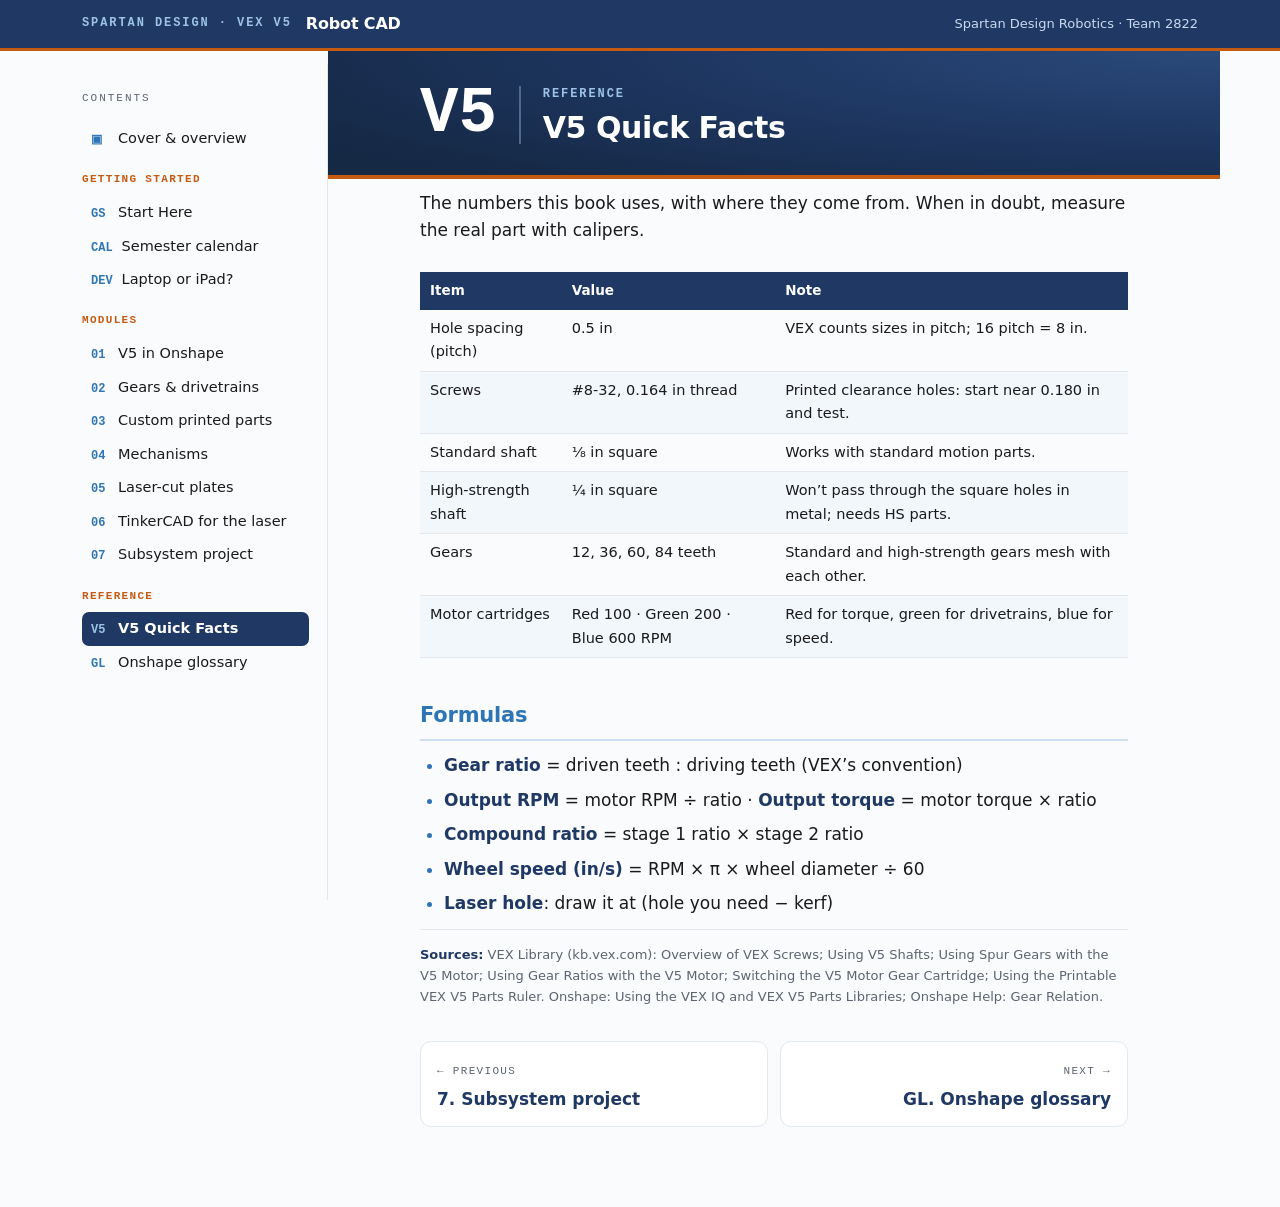
<file: docs/v5-facts.html>
<!doctype html>
<html lang="en"><head><meta charset="utf-8"><meta name="viewport" content="width=device-width, initial-scale=1">
<title>V5 Quick Facts — Robot CAD</title><link rel="stylesheet" href="styles.css"></head>
<body data-chapter="V5">
<header class="topbar"><div class="topbar__in"><span class="topbar__mark">SPARTAN DESIGN · VEX V5</span><span class="topbar__title">Robot CAD</span>
<span class="topbar__school">Spartan Design Robotics · Team 2822</span><button class="menu-btn" id="menuBtn" aria-label="Toggle contents">Contents</button></div></header>
<div class="book"><nav class="toc" id="toc" aria-label="Table of contents"></nav>
<main class="main">
<div class="chead"><div class="chead__in"><div class="chead__num">V5</div><div><p class="chead__eyebrow">Reference</p><h1 class="chead__title">V5 Quick Facts</h1></div></div></div>
<article class="prose wrap">

<p>The numbers this book uses, with where they come from. When in doubt, measure the real part with calipers.</p>
<div class="tablewrap"><table class="dtable"><thead><tr><th>Item</th><th>Value</th><th>Note</th></tr></thead><tbody>
<tr><td>Hole spacing (pitch)</td><td>0.5 in</td><td>VEX counts sizes in pitch; 16 pitch = 8 in.</td></tr>
<tr><td>Screws</td><td>#8-32, 0.164 in thread</td><td>Printed clearance holes: start near 0.180 in and test.</td></tr>
<tr><td>Standard shaft</td><td>⅛ in square</td><td>Works with standard motion parts.</td></tr>
<tr><td>High-strength shaft</td><td>¼ in square</td><td>Won’t pass through the square holes in metal; needs HS parts.</td></tr>
<tr><td>Gears</td><td>12, 36, 60, 84 teeth</td><td>Standard and high-strength gears mesh with each other.</td></tr>
<tr><td>Motor cartridges</td><td>Red 100 · Green 200 · Blue 600 RPM</td><td>Red for torque, green for drivetrains, blue for speed.</td></tr>
</tbody></table></div>
<h2>Formulas</h2>
<ul><li><strong>Gear ratio</strong> = driven teeth : driving teeth (VEX’s convention)</li>
<li><strong>Output RPM</strong> = motor RPM ÷ ratio · <strong>Output torque</strong> = motor torque × ratio</li>
<li><strong>Compound ratio</strong> = stage 1 ratio × stage 2 ratio</li>
<li><strong>Wheel speed (in/s)</strong> = RPM × π × wheel diameter ÷ 60</li>
<li><strong>Laser hole</strong>: draw it at (hole you need − kerf)</li></ul>
<p class="sources"><strong>Sources:</strong> VEX Library (kb.vex.com): Overview of VEX Screws; Using V5 Shafts; Using Spur Gears with the V5 Motor; Using Gear Ratios with the V5 Motor; Switching the V5 Motor Gear Cartridge; Using the Printable VEX V5 Parts Ruler. Onshape: Using the VEX IQ and VEX V5 Parts Libraries; Onshape Help: Gear Relation.</p>
</article>
<nav class="pager" id="pager" aria-label="Chapter navigation"></nav>
</main></div>
<script src="nav.js"></script>
<script src="learn.js"></script>
<script src="robotcad.js"></script>
</body></html>
</file>
<file: docs/styles.css>
/* =========================================================
   Automation & Robotics — VEX EXP Textbook
   Shared stylesheet. Restyle the whole book from this one file.
   Palette continues the course's printed-doc design system.
   ========================================================= */

:root{
  --navy:#1F3864;
  --navy-deep:#152844;
  --blue:#2E75B6;
  --blue-ink:#1F4D78;
  --orange:#C55A11;
  --soft:#F2F7FC;      /* learn/info callout bg */
  --soft-line:#CFE0F2;
  --green-bg:#E2EFDA;  /* positive callout bg */
  --green-ink:#3F6B2A;
  --amber-bg:#FBEFD6;  /* safety callout bg */
  --amber-ink:#8A5400;
  --amber-line:#E7C77E;
  --ink:#1A1A1A;
  --gray:#5B6470;
  --paper:#FFFFFF;
  --wash:#FAFBFD;
  --rule:#E3E8EF;

  --font-body: ui-sans-serif, system-ui, -apple-system, "Segoe UI", Roboto, Arial, sans-serif;
  --font-mono: ui-monospace, "Cascadia Code", Consolas, "SF Mono", Menlo, monospace;

  --maxw: 1160px;
  --rail: 268px;
}

*{box-sizing:border-box;}
html{scroll-behavior:smooth;}
@media (prefers-reduced-motion: reduce){ html{scroll-behavior:auto;} *{animation:none!important;transition:none!important;} }

body{
  margin:0;
  font-family:var(--font-body);
  color:var(--ink);
  background:var(--wash);
  line-height:1.62;
  font-size:17px;
  -webkit-font-smoothing:antialiased;
  text-rendering:optimizeLegibility;
}

a{color:var(--blue);text-underline-offset:2px;}
a:hover{color:var(--navy);}
:focus-visible{outline:3px solid var(--orange);outline-offset:2px;border-radius:3px;}

/* ---------- Top bar ---------- */
.topbar{
  position:sticky;top:0;z-index:30;
  background:var(--navy);color:#fff;
  border-bottom:3px solid var(--orange);
}
.topbar__in{
  max-width:var(--maxw);margin:0 auto;padding:11px 22px;
  display:flex;align-items:center;gap:14px;
}
.topbar__mark{
  font-family:var(--font-mono);font-size:12px;letter-spacing:.16em;
  text-transform:uppercase;color:#9DC3E6;font-weight:600;
}
.topbar__title{font-weight:800;letter-spacing:-.01em;font-size:16px;}
.topbar__school{margin-left:auto;font-size:13px;color:#C9DBF0;}
.menu-btn{display:none;}

/* ---------- Shell ---------- */
.book{
  max-width:var(--maxw);margin:0 auto;
  display:grid;grid-template-columns:var(--rail) 1fr;gap:0;
  align-items:start;
}

/* ---------- Sidebar / TOC ---------- */
.toc{
  position:sticky;top:64px;align-self:start;
  height:calc(100vh - 64px);overflow-y:auto;
  padding:26px 18px 40px 22px;
  border-right:1px solid var(--rule);
  background:var(--wash);
}
.toc__head{
  font-family:var(--font-mono);font-size:11px;letter-spacing:.18em;
  text-transform:uppercase;color:var(--gray);margin:0 0 14px;
}
.toc__unit{margin:0 0 6px;}
.toc__unit > .unit-label{
  display:block;font-family:var(--font-mono);font-size:11px;letter-spacing:.12em;
  text-transform:uppercase;color:var(--orange);font-weight:700;
  margin:16px 0 7px;
}
.toc a, .toc span.dim{
  display:flex;gap:9px;align-items:baseline;
  padding:5px 9px;border-radius:7px;
  font-size:14.5px;text-decoration:none;color:var(--ink);
}
.toc a:hover{background:var(--soft);color:var(--navy);}
.toc .num{
  font-family:var(--font-mono);font-size:12px;color:var(--blue);
  min-width:18px;font-weight:700;
}
.toc span.dim{color:#9AA3AF;cursor:default;}
.toc span.dim .num{color:#C2C9D2;}
.toc a[aria-current="page"]{
  background:var(--navy);color:#fff;font-weight:700;
}
.toc a[aria-current="page"] .num{color:#9DC3E6;}

/* ---------- Main column ---------- */
.main{padding:0 0 80px;min-width:0;}
.wrap{max-width:760px;margin:0 auto;padding:0 26px;}

/* ---------- Chapter header band (signature) ---------- */
.chead{
  background:
    radial-gradient(120% 140% at 100% 0%, #2A4A7A 0%, var(--navy) 46%, var(--navy-deep) 100%);
  color:#fff;border-bottom:4px solid var(--orange);
}
.chead__in{
  max-width:760px;margin:0 auto;padding:34px 26px 30px;
  display:grid;grid-template-columns:auto 1fr;gap:22px;align-items:center;
}
.chead__num{
  font-family:var(--font-mono);font-weight:700;
  font-size:64px;line-height:.9;color:#fff;
  padding-right:22px;border-right:2px solid rgba(157,195,230,.4);
}
.chead__eyebrow{
  font-family:var(--font-mono);font-size:12px;letter-spacing:.16em;
  text-transform:uppercase;color:#9DC3E6;font-weight:600;margin:0 0 7px;
}
.chead__title{font-size:30px;line-height:1.12;font-weight:800;letter-spacing:-.015em;margin:0;}
.lede{
  max-width:760px;margin:0 auto;padding:22px 26px 4px;
}
.lede p{margin:0;font-size:18.5px;color:var(--blue-ink);font-weight:500;}

/* ---------- Prose ---------- */
.prose h2{
  font-size:21px;font-weight:800;letter-spacing:-.01em;color:var(--blue);
  margin:34px 0 8px;padding-bottom:7px;border-bottom:2px solid var(--soft-line);
}
.prose h3{font-size:17px;font-weight:800;color:var(--blue-ink);margin:22px 0 6px;}
.prose p{margin:11px 0;}
.prose ul,.prose ol{margin:11px 0;padding-left:24px;}
.prose li{margin:7px 0;}
.prose strong{color:var(--navy);font-weight:700;}
.prose em{color:var(--ink);}
.prose hr{display:none;}
.prose ul li::marker{color:var(--blue);}
.prose ol li::marker{color:var(--blue);font-weight:700;}

/* ---------- Callout cards ---------- */
.card{
  margin:18px 0;border-radius:11px;padding:15px 17px 15px 18px;
  border:1px solid var(--soft-line);background:var(--soft);
  border-left:5px solid var(--blue);
}
.card__title{
  display:flex;align-items:center;gap:8px;
  font-weight:800;color:var(--navy);font-size:15px;margin:0 0 8px;
}
.card__title .ic{font-size:16px;}
.card ul{margin:6px 0 0;padding-left:20px;}
.card li{margin:6px 0;font-size:15.5px;}
.card p{margin:8px 0;font-size:15.5px;}
.card--tip{background:#FFF3EA;border-color:#F0C9A6;border-left-color:var(--orange);}
.card--tip .card__title{color:var(--orange);}
.card--tip h3{margin-top:0;}
.card--note{background:var(--green-bg);border-color:#C5DDB4;border-left-color:var(--green-ink);}
.card--note .card__title,.card--note strong{color:var(--green-ink);}
.card--safe{background:var(--amber-bg);border-color:var(--amber-line);border-left-color:var(--amber-ink);}
.card--safe .card__title{color:var(--amber-ink);}

/* external link affordance */
a.ext::after{content:"\2197";font-size:.78em;margin-left:2px;color:var(--blue);vertical-align:super;}

/* ---------- Key terms chips ---------- */
.terms{display:flex;flex-wrap:wrap;gap:7px;margin:12px 0 4px;}
.terms .term{
  font-family:var(--font-mono);font-size:12.5px;
  background:#fff;border:1px solid var(--soft-line);color:var(--blue-ink);
  padding:4px 9px;border-radius:999px;
}

/* ---------- Sources ---------- */
.sources{
  margin-top:30px;padding-top:14px;border-top:1px solid var(--rule);
  font-size:13px;color:var(--gray);
}

/* ---------- Pager ---------- */
.pager{
  max-width:760px;margin:34px auto 0;padding:0 26px;
  display:flex;gap:12px;justify-content:space-between;
}
.pager a{
  flex:1;text-decoration:none;border:1px solid var(--rule);border-radius:11px;
  padding:13px 16px;background:#fff;color:var(--ink);transition:border-color .15s,transform .15s;
}
.pager a:hover{border-color:var(--blue);transform:translateY(-1px);}
.pager .dir{font-family:var(--font-mono);font-size:11px;letter-spacing:.12em;text-transform:uppercase;color:var(--gray);}
.pager .name{display:block;font-weight:700;color:var(--navy);margin-top:3px;}
.pager .next{text-align:right;}
.pager .ph{flex:1;}

/* ---------- Landing (index) ---------- */
.hero{
  background:radial-gradient(120% 140% at 100% 0%, #2A4A7A 0%, var(--navy) 50%, var(--navy-deep) 100%);
  color:#fff;border-bottom:4px solid var(--orange);
}
.hero__in{max-width:760px;margin:0 auto;padding:54px 26px 44px;}
.hero__eyebrow{font-family:var(--font-mono);font-size:12px;letter-spacing:.18em;text-transform:uppercase;color:#9DC3E6;font-weight:600;margin:0 0 12px;}
.hero h1{font-size:40px;line-height:1.06;font-weight:800;letter-spacing:-.02em;margin:0 0 14px;max-width:18ch;}
.hero p{font-size:18px;color:#D7E5F5;margin:0;max-width:54ch;}
.toc-full{max-width:760px;margin:0 auto;padding:8px 26px 60px;}

/* ---------- Mobile ---------- */
@media (max-width:880px){
  .book{grid-template-columns:1fr;}
  .menu-btn{
    display:inline-flex;margin-left:auto;background:rgba(255,255,255,.12);
    color:#fff;border:1px solid rgba(255,255,255,.3);border-radius:8px;
    padding:6px 11px;font-size:13px;font-family:var(--font-mono);letter-spacing:.08em;cursor:pointer;
  }
  .topbar__school{display:none;}
  .toc{
    position:static;height:auto;border-right:none;border-bottom:1px solid var(--rule);
    display:none;
  }
  .toc.open{display:block;}
  .chead__num{font-size:46px;}
  .chead__title{font-size:24px;}
}

/* ---------- Figures, formulas & data tables (added Ch. 3) ---------- */
.fig{margin:26px 0;}
.fig svg{display:block;width:100%;max-width:640px;height:auto;margin:0 auto;}
.fig figcaption{
  font-size:13.5px;color:var(--gray);text-align:center;
  max-width:54ch;margin:10px auto 0;line-height:1.45;
}
.formula{
  font-family:var(--font-mono);font-size:16px;color:var(--blue-ink);
  background:var(--soft);border-left:5px solid var(--blue);
  border-radius:0 10px 10px 0;padding:12px 16px;margin:14px 0;
}
.dtable{
  width:100%;border-collapse:collapse;margin:16px 0 6px;font-size:14.5px;
}
.dtable th{
  background:var(--navy);color:#fff;font-weight:700;text-align:left;
  padding:8px 10px;font-size:13.5px;
}
.dtable td{
  padding:7px 10px;border-bottom:1px solid var(--rule);vertical-align:top;
}
.dtable tbody tr:nth-child(even){background:var(--soft);}
.tnote{font-size:13px;color:var(--gray);margin:2px 0 18px;}
@media (max-width:880px){
  .dtable{display:block;overflow-x:auto;white-space:nowrap;}
}

/* inline mono for short math fragments (added Ch. 4) */
.inl{
  font-family:var(--font-mono);font-size:.92em;
  background:#F4F4F4;padding:1px 5px;border-radius:4px;color:var(--blue-ink);
}

/* build-constraint callout (added Ch. 4) — navy "rules of the build" accent */
.card--constraint{background:#F1F5FB;border-color:#CFE0F2;border-left-color:var(--navy);}
.card--constraint .card__title{color:var(--navy);}

/* ---------- CAD track: "see it" callouts for Onshape / technical drawings ---------- */
.card--cad{background:#ECF5F6;border-color:#BBDDE0;border-left-color:#1E6470;}
.card--cad .card__title{color:#1E6470;}
.card--cad .cad-note{font-size:13.5px;color:var(--gray);margin:8px 0 0;}
.card--cad .cad-try{
  margin:12px 0 0;padding:10px 12px;background:#fff;border:1px dashed #9FC6CB;
  border-radius:8px;font-size:14.5px;
}
.card--cad .cad-try strong{color:var(--orange);}
/* simplified engineering-drawing figure */
.cad-dwg{display:block;width:100%;max-width:620px;height:auto;margin:4px auto 0;}

/* ---------- "Code it" enrichment card (code track) ---------- */
.card--code{background:#F1F1FB;border-color:#D3D2F0;border-left-color:#4B4DA6;}
.card--code .card__title{color:#4B4DA6;}
.card--code .code{margin:11px 0 0;}
.card--code .code-try{
  margin:12px 0 0;padding:10px 12px;background:#fff;border:1px dashed #B6B5E2;
  border-radius:8px;font-size:14.5px;
}
.card--code .code-try strong{color:var(--orange);}
.code .mark{color:#4B4DA6;font-weight:700;}

/* ---------- code & pseudocode blocks (added Ch. 9) ---------- */
.codetag{
  display:block;font-family:var(--font-mono);font-size:10.5px;letter-spacing:.14em;
  text-transform:uppercase;font-weight:700;color:var(--gray);margin:18px 0 5px;
}
.codetag .dot{color:var(--blue);}
.codetag.plan .dot{color:var(--orange);}
.code{
  font-family:var(--font-mono);font-size:13.5px;line-height:1.6;
  background:#F4F4F4;border:1px solid #E4E4E4;border-left:3px solid var(--blue);
  border-radius:8px;padding:13px 16px;margin:0 0 6px;color:#243240;
  white-space:pre;overflow-x:auto;tab-size:2;
}
.code.plan{border-left-color:var(--orange);}
.code .cmt{color:#6E7B89;font-style:italic;}
.code .kw{color:var(--blue);font-weight:700;}
.code .lit{color:#1E6470;}

/* ---------- Line simulator + code tutorial (added Ch. 12) ---------- */
.sim{margin:26px 0;background:var(--paper);border:1px solid var(--rule);border-radius:14px;padding:14px 14px 12px;}
.sim svg{display:block;width:100%;height:auto;}
.sim__bar{display:flex;flex-wrap:wrap;gap:8px;align-items:center;margin:10px 0 0;}
.sim__btn{
  font:600 13px var(--font-body);color:var(--navy);background:var(--soft);
  border:1px solid var(--soft-line);border-radius:8px;padding:6px 12px;cursor:pointer;
}
.sim__btn:hover{background:#E4EEF9;}
.sim__btn--go{background:var(--navy);color:#fff;border-color:var(--navy);}
.sim__btn--go:hover{background:var(--navy-deep);}
.sim__phase{margin-left:auto;font-family:var(--font-mono);font-size:12px;color:var(--gray);}
.sim__say{margin:10px 0 0;padding:10px 12px;background:var(--soft);border-left:4px solid var(--blue);
  border-radius:0 8px 8px 0;font-size:15px;min-height:3.2em;}
.sim__split{display:grid;grid-template-columns:1fr;gap:12px;margin-top:12px;}
.sim__code{margin:0;}
.sim__code .ln{display:block;border-radius:4px;padding:0 4px;margin:0 -4px;transition:background .2s;}
.sim__code .ln.on{background:#FFE3CC;box-shadow:inset 3px 0 0 var(--orange);}
.sim__legend{font-size:13px;color:var(--gray);margin:6px 0 0;}
@media (max-width:640px){ .sim__phase{margin-left:0;width:100%;} }

/* step-by-step code tutorial */
.tut{counter-reset:tut;margin:18px 0;}
.tut__step{position:relative;border:1px solid var(--rule);background:var(--paper);border-radius:12px;
  padding:16px 18px 14px 62px;margin:0 0 16px;}
.tut__step::before{
  counter-increment:tut;content:counter(tut);
  position:absolute;left:16px;top:15px;width:32px;height:32px;border-radius:50%;
  background:var(--navy);color:#fff;font-weight:800;font-size:16px;
  display:flex;align-items:center;justify-content:center;
}
.tut__step h3{margin:2px 0 6px;font-size:18px;color:var(--navy);}
.tut__step .code{margin:10px 0 6px;}
.tut__step svg{display:block;width:100%;max-width:560px;height:auto;margin:8px auto 4px;}
.tut__goal{font-size:13px;font-family:var(--font-mono);letter-spacing:.06em;text-transform:uppercase;color:var(--orange);font-weight:700;margin:0;}
.tut__check{margin:10px 0 0;padding:9px 12px;background:var(--green-bg);border-radius:8px;font-size:14.5px;}
.tut__check strong{color:var(--green-ink);}
.tut__fix{margin:8px 0 0;padding:9px 12px;background:var(--amber-bg);border-radius:8px;font-size:14.5px;}
.tut__fix strong{color:var(--amber-ink);}
.code .new{background:#E6F0FA;display:inline-block;min-width:100%;margin:0 -16px;padding:0 16px;box-sizing:content-box;box-shadow:inset 3px 0 0 var(--blue);}
@media (max-width:640px){ .tut__step{padding:52px 14px 12px;} .tut__step::before{left:14px;top:12px;} }

/* embedded video (added Ch. 12) */
.video{margin:22px 0 28px;}
.video video{display:block;width:100%;height:auto;border-radius:12px;border:1px solid var(--rule);background:#000;}
.video figcaption{font-size:13.5px;color:var(--gray);text-align:center;margin:8px 0 0;}

/* two-column simulator + toggle (added Ch. 10) */
.sim__split--2{grid-template-columns:minmax(0,1.35fr) minmax(0,1fr);align-items:center;margin-top:0;}
.sim__split--2 svg{max-width:300px;margin:0 auto;}
.sim__toggle{font-size:14px;color:var(--ink);display:inline-flex;align-items:center;gap:6px;cursor:pointer;}
@media (max-width:760px){ .sim__split--2{grid-template-columns:1fr;} }
.tut__pair{display:grid;grid-template-columns:minmax(0,.8fr) minmax(0,1.2fr);gap:10px;align-items:start;}
.tut__pair .code{margin:10px 0 6px;}
@media (max-width:760px){ .tut__pair{grid-template-columns:1fr;} }

/* simulator sliders (added Ch. 11) */
.sim__ctl{display:flex;flex-wrap:wrap;gap:10px 22px;margin:8px 0 0;font-size:14px;color:var(--ink);}
.sim__ctl label{display:inline-flex;align-items:center;gap:8px;}
.sim__ctl input[type=range]{width:180px;accent-color:var(--orange);}
.calib{display:grid;grid-template-columns:repeat(10,minmax(0,1fr));gap:4px;margin:10px 0 0;}
.calib span{font-family:var(--font-mono);font-size:12px;text-align:center;padding:4px 0;border-radius:5px;background:#E3E8EF;color:var(--gray);}
.calib span.got{background:#DEEAF6;color:var(--blue-ink);font-weight:700;}
.calib span.now{background:#FFE3CC;color:var(--orange);font-weight:700;}
.calib__out{display:flex;flex-wrap:wrap;gap:8px 18px;margin:10px 0 0;font-family:var(--font-mono);font-size:14px;}
.calib__out b{color:var(--navy);}

/* virtual controller (added Ch. 13) */
.pad{display:flex;justify-content:space-between;align-items:center;gap:12px;margin:10px 0 4px;padding:10px 18px;background:#1F3864;border-radius:40px;color:#fff;}
.pad__stick{display:flex;flex-direction:column;align-items:center;gap:6px;min-width:150px;}
.pad__lab{font-size:12px;color:#C9DBF0;}
.pad__lab b{color:#fff;}
.pad__v{writing-mode:vertical-lr;direction:rtl;height:130px;width:30px;accent-color:var(--orange);cursor:grab;}
.pad__v.h{writing-mode:horizontal-tb;direction:ltr;height:30px;width:150px;}
.pad .inl{background:rgba(255,255,255,.15);color:#fff;}
.pad__btns{display:flex;flex-direction:column;gap:8px;}
.pad__btns .sim__btn{min-width:84px;touch-action:none;user-select:none;}
@media (max-width:560px){ .pad{border-radius:18px;padding:10px;} .pad__stick{min-width:0;} .pad__v.h{width:110px;} }
.code .newi{background:#E6F0FA;box-shadow:inset 0 -2px 0 var(--blue);border-radius:3px;}

/* plan builder (added Ch. 9) */
.plan{display:grid;grid-template-columns:1fr 1fr;gap:14px;margin:12px 0 0;}
.plan__h{font-size:12px;font-family:var(--font-mono);letter-spacing:.1em;text-transform:uppercase;color:var(--gray);font-weight:700;margin:0 0 6px;}
.plan__bank{display:flex;flex-direction:column;gap:6px;}
.plan__bank .sim__btn{text-align:left;font-weight:600;}
.plan__list{margin:0;padding-left:22px;min-height:120px;background:#F4F4F4;border:1px dashed #C9D2DD;border-radius:8px;padding-top:8px;padding-bottom:8px;}
.plan__list li{margin:4px 0;}
.plan__step{font:14px var(--font-mono);background:#fff;border:1px solid var(--soft-line);border-radius:6px;padding:5px 8px;cursor:pointer;text-align:left;color:var(--ink);width:calc(100% - 8px);}
.plan__step span{color:var(--gray);float:right;}
.plan__step.on{background:#FFE3CC;border-color:var(--orange);}
.plan__empty{list-style:none;color:var(--gray);font-size:13px;margin-left:-22px !important;}
@media (max-width:640px){ .plan{grid-template-columns:1fr;} }

/* setup checklist (added Set Up Your Tools) */
.checks{list-style:none;margin:0;padding:0;}
.checks li{margin:6px 0;font-size:15.5px;}
.checks label{display:flex;gap:10px;align-items:flex-start;cursor:pointer;}
.checks input{margin-top:4px;width:18px;height:18px;accent-color:var(--green-ink);flex:none;}
.checks__bar{height:10px;border-radius:5px;background:#E3E8EF;margin:10px 0 0;overflow:hidden;}
.checks__bar span{display:block;height:100%;width:0;background:var(--green-ink);transition:width .3s;}

/* robot-or-not cards (added Ch. 2) */
.rq{display:grid;grid-template-columns:repeat(auto-fill,minmax(130px,1fr));gap:8px;}
.rq__card{display:flex;flex-direction:column;align-items:center;gap:4px;padding:10px 6px;border:2px solid var(--soft-line);border-radius:12px;background:#fff;cursor:pointer;font:600 14px var(--font-body);color:var(--ink);}
.rq__card:hover{border-color:var(--blue);}
.rq__card.on{border-color:var(--orange);background:#FFF3EA;}
.rq__ic{font-size:30px;}
.rq__chip{display:inline-block;font:700 12px var(--font-mono);padding:2px 8px;border-radius:999px;margin:0 2px 6px 0;}
.rq__chip.yes{background:var(--green-bg);color:var(--green-ink);}
.rq__chip.no{background:#FDE8E6;color:#B42318;}

/* interactive decision matrix (added Ch. 5) */
.dm__wrap{overflow-x:auto;}
.dm__t{min-width:520px;white-space:normal;}
.dm__t input{font:inherit;font-size:14px;border:1px solid var(--soft-line);border-radius:6px;padding:4px 6px;background:#fff;color:var(--ink);}
.dm__t thead input{font-weight:700;width:100%;min-width:90px;}
.dm__rn{width:100%;min-width:140px;}
.dm__w,.dm__s{width:52px;}
.dm__x{display:block;font-family:var(--font-mono);font-size:11px;color:var(--gray);margin-top:2px;}
.dm__tot{font-family:var(--font-mono);font-weight:800;font-size:16px;}
.dm__tot.win{background:#FFE3CC !important;color:var(--orange);}
.dm__msg{font-size:14.5px;margin:6px 0 0;}

/* decomposition explorer (added Ch. 7) */
.dz__tabs{display:flex;flex-wrap:wrap;gap:6px;margin:0 0 10px;}
.dz{display:grid;grid-template-columns:minmax(0,1fr) 28px minmax(0,1fr);gap:8px;align-items:center;}
.dz__head{font:700 12px var(--font-mono);letter-spacing:.1em;text-transform:uppercase;color:var(--gray);}
.dz__job{text-align:left;font:600 15px var(--font-body);padding:10px 12px;border:2px solid var(--soft-line);border-radius:10px;background:#fff;cursor:pointer;color:var(--ink);}
.dz__job:hover{border-color:var(--blue);}
.dz__job.on{border-color:var(--orange);background:#FFF3EA;}
.dz__arrow{text-align:center;color:var(--gray);font-size:20px;}
.dz__tool{font-weight:700;color:var(--navy);background:var(--soft);border-radius:10px;padding:10px 12px;font-size:15px;}

/* ---------- Model & Make additions ---------- */
.gloss{margin:1em 0;}
.gloss dt{font-weight:700;color:var(--navy);margin-top:14px;}
.gloss dt .wk{font-family:var(--font-mono);font-size:11px;letter-spacing:.08em;text-transform:uppercase;color:var(--gray);font-weight:600;margin-left:8px;}
.gloss dd{margin:2px 0 0 0;}
.cta{display:inline-block;background:var(--orange);color:#fff;font-weight:700;text-decoration:none;padding:12px 20px;border-radius:6px;margin:6px 0 4px;}
.cta:hover{background:var(--navy);color:#fff;}
.hero .cta{margin-top:20px;}
.dtable{max-width:100%;}
.prose .tablewrap{overflow-x:auto;}

/* ---------- Listen bar ---------- */
.listen{margin:18px 0 6px;padding:12px 14px;background:var(--soft);border:1px solid var(--soft-line);border-radius:12px;}
.listen__head{display:flex;align-items:center;gap:8px;margin-bottom:8px;color:var(--navy);}
.listen__len{margin-left:auto;font-family:var(--font-mono);font-size:12px;color:var(--gray);}
.listen audio{width:100%;}
.listen__speed{display:flex;gap:6px;align-items:center;flex-wrap:wrap;margin-top:6px;font-size:14px;color:var(--gray);}
.listen__speed button{font:inherit;font-size:13px;padding:4px 10px;border:1px solid var(--soft-line);background:#fff;border-radius:999px;cursor:pointer;color:var(--ink);}
.listen__speed button[aria-pressed="true"]{background:var(--navy);color:#fff;border-color:var(--navy);}

/* ---------- Self-check quiz ---------- */
.quiz{margin:18px 0 26px;}
.quiz__intro{color:var(--gray);font-size:15px;}
.quiz__q{border:1px solid var(--rule);background:var(--paper);border-radius:12px;padding:12px 14px 10px;margin:0 0 14px;}
.quiz__q legend{font-weight:700;color:var(--ink);padding:0 4px;font-size:17px;line-height:1.4;}
.quiz__n{display:inline-grid;place-items:center;width:26px;height:26px;border-radius:50%;background:var(--navy);color:#fff;font-size:13px;margin-right:4px;vertical-align:1px;}
.quiz__opts{display:grid;gap:8px;margin:8px 0 4px;}
.quiz__opt{display:flex;gap:10px;align-items:flex-start;text-align:left;font:inherit;font-size:16px;line-height:1.4;padding:10px 12px;border:1.5px solid var(--rule);border-radius:10px;background:#fff;color:var(--ink);cursor:pointer;}
.quiz__opt:hover:not(:disabled){border-color:var(--blue);background:var(--soft);}
.quiz__l{flex:none;font-family:var(--font-mono);font-weight:700;color:var(--blue);}
.quiz__opt.is-right{border-color:var(--green-ink);background:var(--green-bg);}
.quiz__opt.is-right .quiz__l{color:var(--green-ink);}
.quiz__opt.is-wrong{border-color:#B42318;background:#FDECEA;opacity:.75;text-decoration:line-through;}
.quiz__opt:disabled{cursor:default;}
.quiz__fb{margin:6px 0 2px;font-size:15px;min-height:0;}
.quiz__fb.is-right{padding:8px 10px;background:var(--green-bg);border-radius:8px;}
.quiz__fb.is-right strong{color:var(--green-ink);}
.quiz__fb.is-wrong{padding:8px 10px;background:var(--amber-bg);border-radius:8px;}
.quiz__fb.is-wrong strong{color:var(--amber-ink);}
.quiz__foot{display:flex;align-items:center;gap:10px;flex-wrap:wrap;}
.quiz__score{font-weight:700;color:var(--navy);}

/* ---------- Dial caliper practice ---------- */
.dialsim .sim__bar label{font-size:14.5px;}
.dialsim__range{flex:1;min-width:160px;accent-color:var(--orange);}
.dialsim__in{font:inherit;font-family:var(--font-mono);font-size:16px;padding:5px 8px;border:1.5px solid var(--rule);border-radius:8px;width:7em;}
.dialsim__practice{border-top:1px dashed var(--rule);padding-top:10px;}
.transcript{margin:-14px 0 24px;font-size:15px;}
.transcript summary{cursor:pointer;color:var(--blue);font-weight:600;}
.transcript p{background:var(--paper);border:1px solid var(--rule);border-radius:10px;padding:10px 12px;margin:8px 0 0;}

/* ---------- More interactives ---------- */
.viewsim__grid{display:grid;grid-template-columns:minmax(0,.9fr) minmax(0,1.1fr);gap:14px;align-items:center;}
.viewsim__obj svg{max-width:260px;margin:0 auto;}
.viewsim__ask{font-size:17px;margin:0 0 8px;}
.viewsim__opts{display:grid;grid-template-columns:repeat(3,minmax(0,1fr));gap:8px;}
.viewsim__opt{position:relative;background:#fff;border:1.5px solid var(--rule);border-radius:10px;padding:8px;cursor:pointer;}
.viewsim__opt svg{width:100%;height:96px;}
.viewsim__opt span{position:absolute;left:8px;top:6px;font-family:var(--font-mono);font-weight:700;color:var(--blue);font-size:13px;}
.viewsim__opt:hover{border-color:var(--blue);}
.viewsim__opt.is-right{border-color:var(--green-ink);background:var(--green-bg);}
.viewsim__opt.is-wrong{border-color:#B42318;background:#FDECEA;opacity:.7;}
@media (max-width:640px){.viewsim__grid{grid-template-columns:1fr;}}
.fitsim .sim__bar label{display:flex;align-items:center;gap:8px;flex:1;font-size:14.5px;}
.fitsim__r{flex:1;accent-color:var(--orange);}
.devsim__in{display:grid;grid-template-columns:repeat(3,minmax(0,1fr));gap:10px;margin-bottom:8px;}
.devsim__in label{display:flex;flex-direction:column;font-size:14px;font-weight:600;color:var(--navy);gap:4px;}
.devsim__in input{font:inherit;font-family:var(--font-mono);font-size:16px;padding:6px 8px;border:1.5px solid var(--rule);border-radius:8px;}
.explodesim .sim__bar label,.overhangsim .sim__bar label{display:flex;align-items:center;gap:8px;flex:1;font-size:14.5px;}
.explodesim__r,.overhangsim__r{flex:1;accent-color:var(--orange);}
.decksim .sim__bar{gap:10px 14px;}
.decksim .sim__bar label{font-size:14px;display:flex;align-items:center;gap:6px;}
.decksim select{font:inherit;font-size:14px;padding:4px 6px;border:1.5px solid var(--rule);border-radius:8px;background:#fff;}
.dimsim__grid{display:grid;grid-template-columns:minmax(0,1.2fr) minmax(0,1fr);gap:12px;align-items:start;}
.dimsim__list{display:grid;gap:6px;font-size:14.5px;}
.dimsim__list label{display:flex;gap:8px;align-items:flex-start;padding:6px 8px;border:1px solid var(--rule);border-radius:8px;background:#fff;cursor:pointer;}
@media (max-width:700px){.dimsim__grid{grid-template-columns:1fr;}}
.kerfsim .sim__bar label,.slotsim .sim__bar label,.configsim .sim__bar label{display:flex;align-items:center;gap:8px;flex:1;font-size:14.5px;}
.kerfsim__r,.slotsim__r,.configsim__s{flex:1;accent-color:var(--orange);}
.configsim__grid{display:grid;grid-template-columns:minmax(0,1.2fr) minmax(0,.8fr);gap:12px;align-items:center;}
.configsim__grid svg{max-width:240px;margin:0 auto;}
.configsim__t label{display:flex;gap:8px;align-items:center;cursor:pointer;}
@media (max-width:640px){.configsim__grid{grid-template-columns:1fr;}}
.branchsim .sim__bar{gap:6px;}
.preflight__dims{display:grid;grid-template-columns:repeat(3,minmax(0,1fr)) minmax(0,1.6fr);gap:10px;}
.preflight__dims label{display:flex;flex-direction:column;font-size:14px;font-weight:600;color:var(--navy);gap:4px;}
.preflight__dims input{font:inherit;font-family:var(--font-mono);font-size:15px;padding:6px 8px;border:1.5px solid var(--rule);border-radius:8px;min-width:0;}
.preflight__list{display:grid;gap:6px;margin:12px 0 4px;font-size:14.5px;}
.preflight__list label{display:flex;gap:8px;align-items:flex-start;padding:6px 8px;border:1px solid var(--rule);border-radius:8px;background:#fff;cursor:pointer;}
@media (max-width:640px){.preflight__dims{grid-template-columns:repeat(3,minmax(0,1fr));}.preflight__name{grid-column:1/-1;}}

/* ---------- Mission card + step-by-step plan ---------- */
.mission{border:1px solid var(--rule);border-top:5px solid var(--navy);border-radius:12px;background:var(--paper);padding:14px 16px;margin:18px 0 8px;}
.mission__head{display:flex;flex-wrap:wrap;gap:8px 14px;align-items:center;}
.apb{display:inline-block;font-weight:800;font-size:14px;padding:4px 12px;border-radius:999px;color:#fff;}
.apb--activity{background:var(--blue);} .apb--project{background:var(--orange);} .apb--problem{background:var(--green-ink);}
.mission__when{font-family:var(--font-mono);font-size:13px;color:var(--gray);}
.mission__apb{font-size:15px;color:var(--gray);margin:8px 0 10px;}
.mission__grid{display:grid;grid-template-columns:repeat(3,minmax(0,1fr));gap:10px;}
.mission__box{background:#fff;border:1px solid var(--rule);border-radius:10px;padding:10px 12px;}
.mission__box--goal{border-color:var(--navy);box-shadow:inset 4px 0 0 var(--navy);}
.mission__box h3{margin:0 0 6px;font-size:16px;color:var(--navy);}
.mission__box ul{margin:0;padding-left:18px;font-size:15px;}
.mission__box li{margin:3px 0;}
@media (max-width:900px){.mission__grid{grid-template-columns:1fr;}}
.plan__intro,.plan__more{color:var(--gray);font-size:15px;}
.plan{display:grid;gap:12px;margin:8px 0 18px;}
.session{border:1px solid var(--rule);border-radius:12px;background:#fff;overflow:hidden;}
.session__head{margin:0;background:var(--navy);color:#fff;font-weight:800;padding:8px 14px;font-size:15px;}
.steps{list-style:none;counter-reset:st;margin:0;padding:6px 10px 4px;}
.steps li{counter-increment:st;display:grid;grid-template-columns:auto 64px 1fr;gap:10px;align-items:baseline;padding:7px 4px;border-bottom:1px dashed var(--rule);font-size:15.5px;}
.steps li::before{content:counter(st);display:inline-grid;place-items:center;width:24px;height:24px;border-radius:50%;background:var(--soft);color:var(--navy);font-weight:800;font-size:13px;}
.steps li:last-child{border-bottom:0;}
.steps__min{font-family:var(--font-mono);font-size:12.5px;font-weight:700;color:var(--orange);white-space:nowrap;}
.checkpoint{margin:0;padding:8px 14px;background:var(--green-bg);font-size:15px;}
.checkpoint span{color:var(--green-ink);font-weight:900;}
.devtable th[scope=row]{background:var(--soft);font-weight:700;width:24%;}
.devtable td{font-size:15px;}
@media (max-width:640px){.steps li{grid-template-columns:auto 1fr;}.steps__min{grid-column:2;}.steps li>span:last-child{grid-column:2;}}
.prose .plan{grid-template-columns:1fr;}
.devtable th[scope=row]{color:var(--navy);text-transform:none;letter-spacing:0;font-family:inherit;font-size:15px;}
@media (max-width:640px){.steps li{gap:2px 10px;padding:6px 2px;}}
</file>
